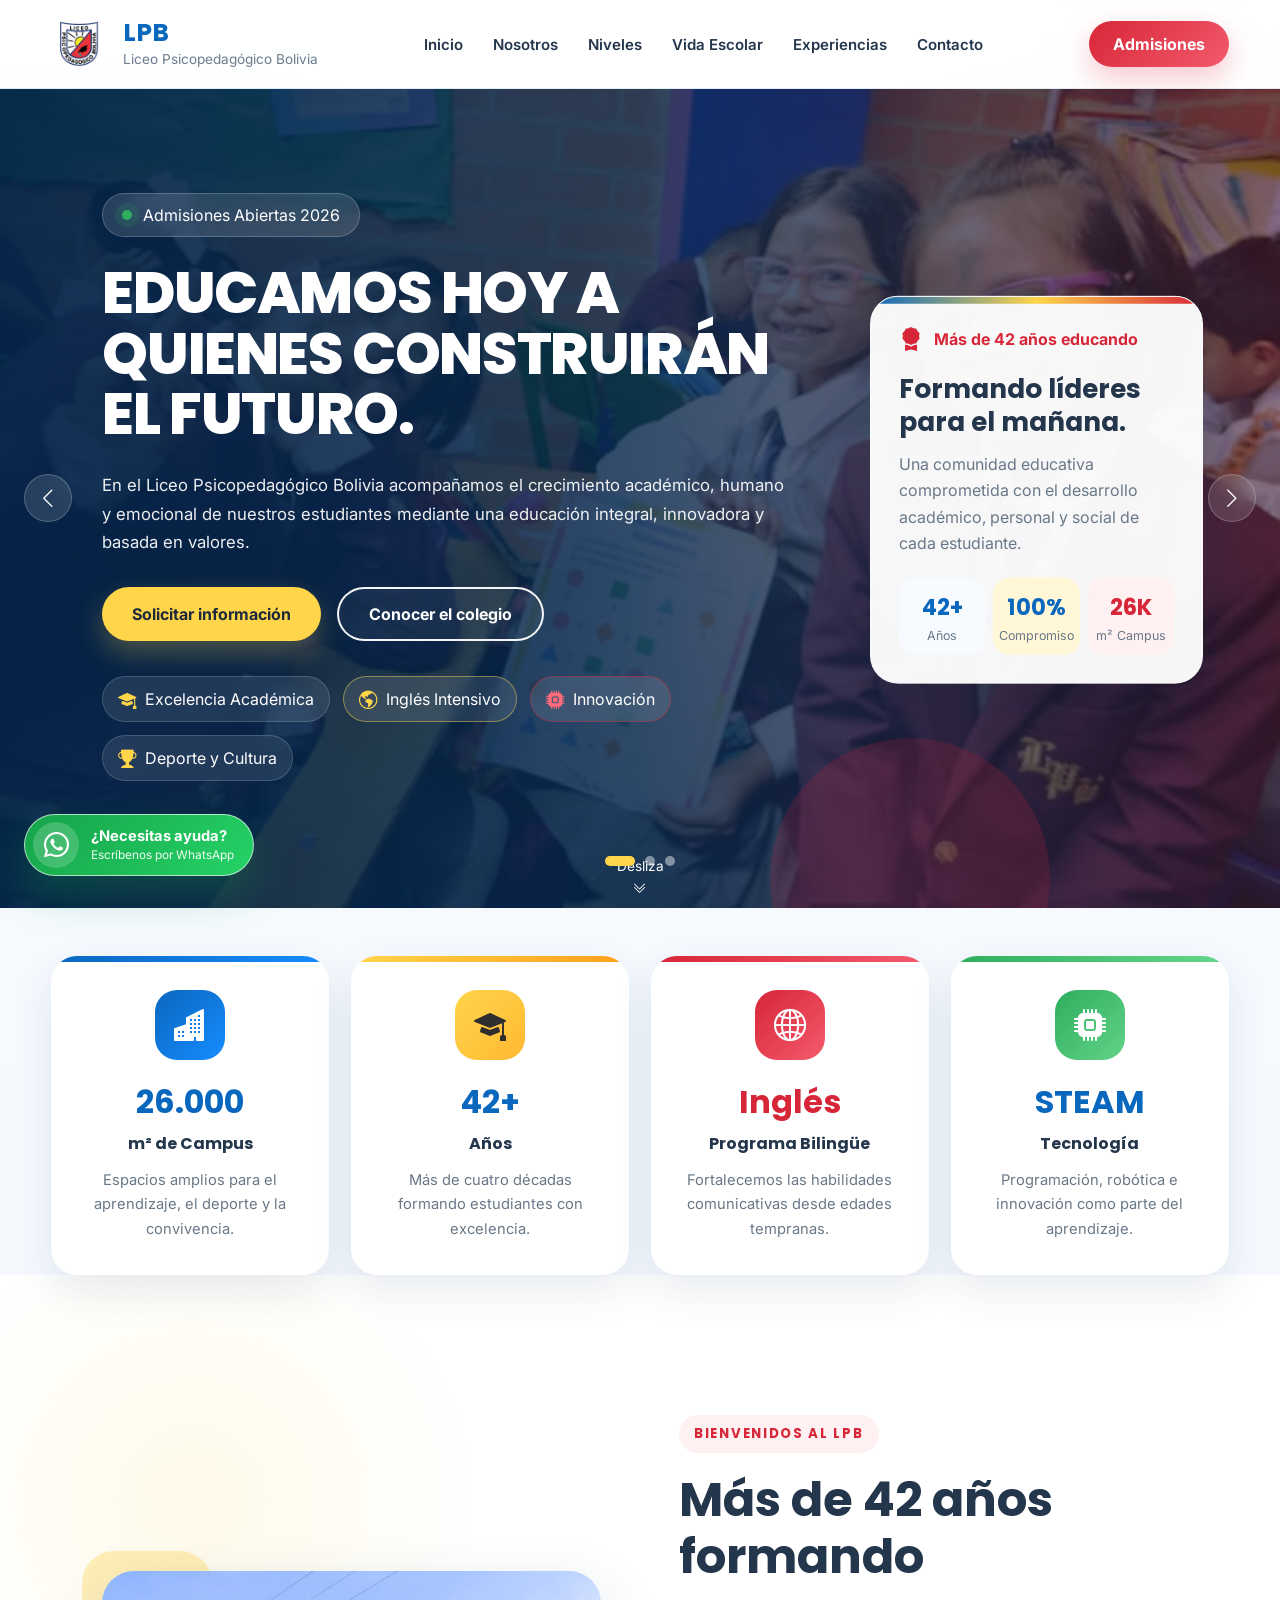
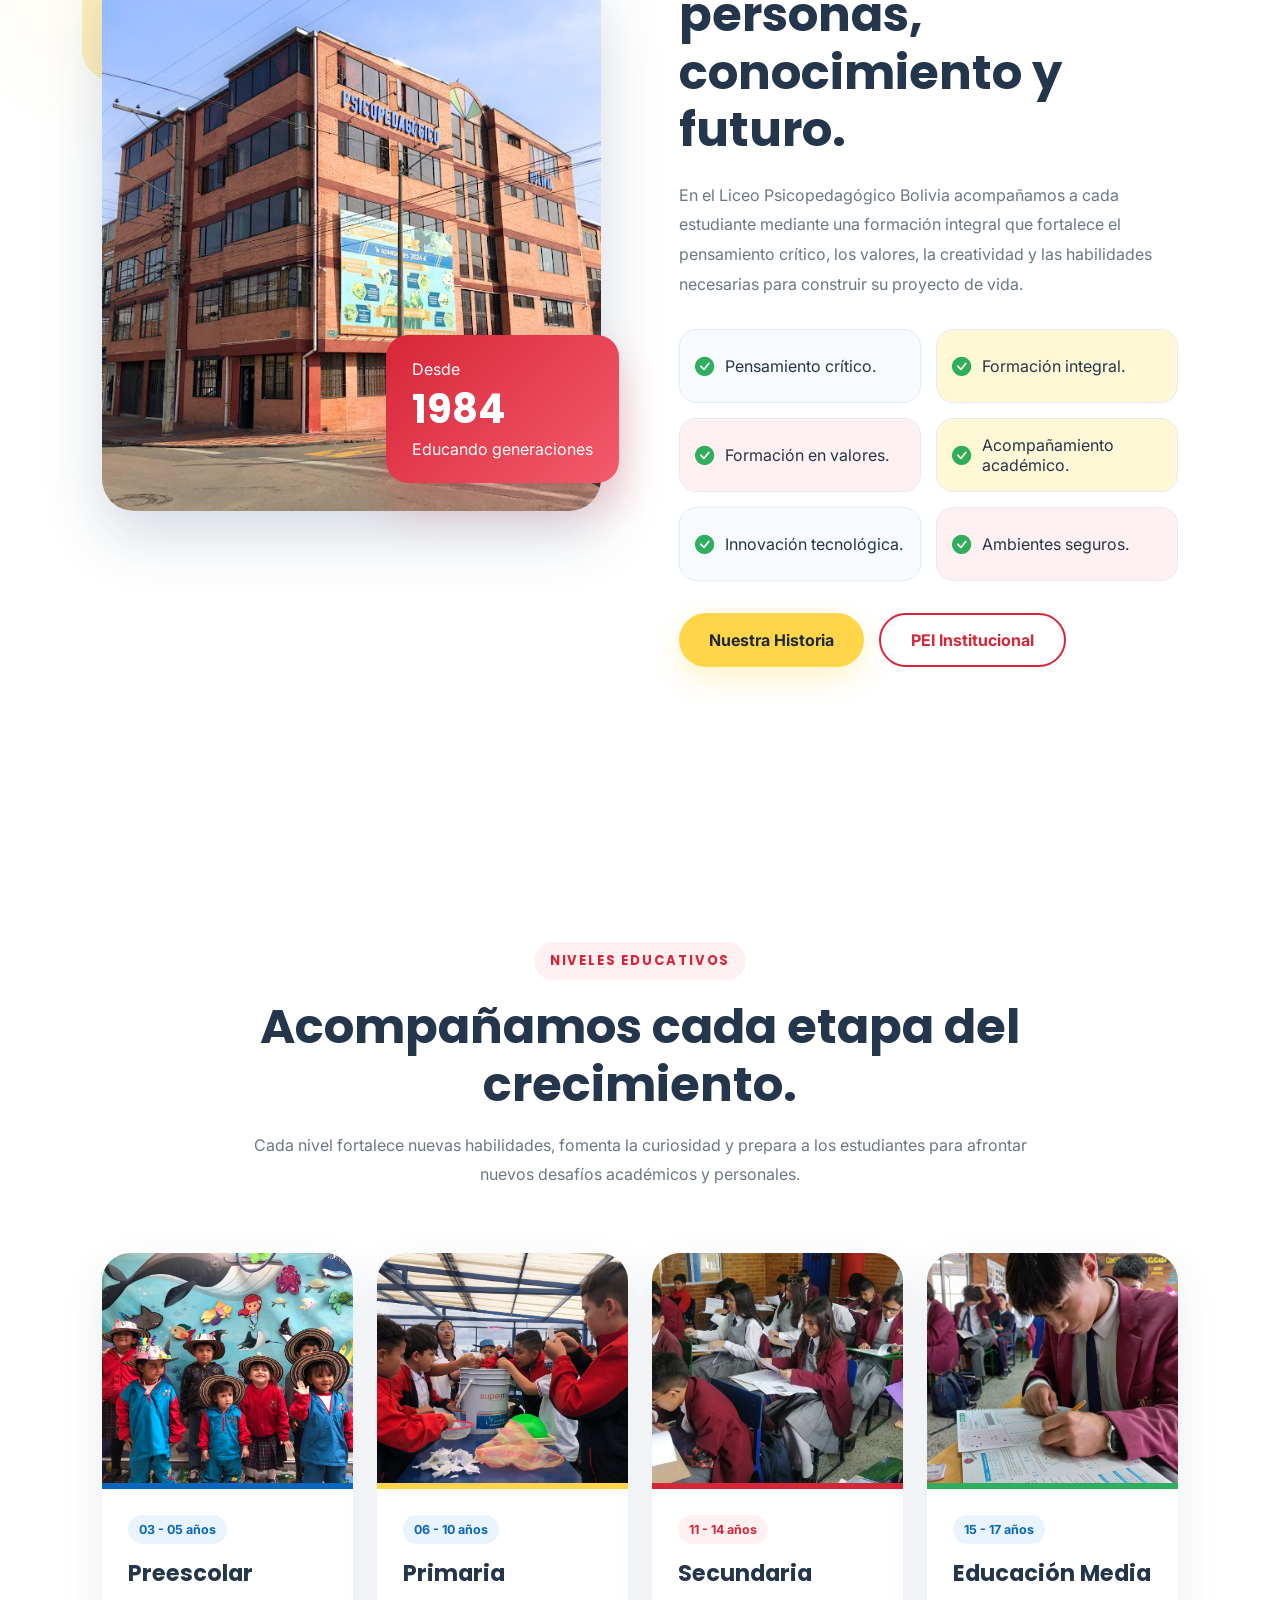
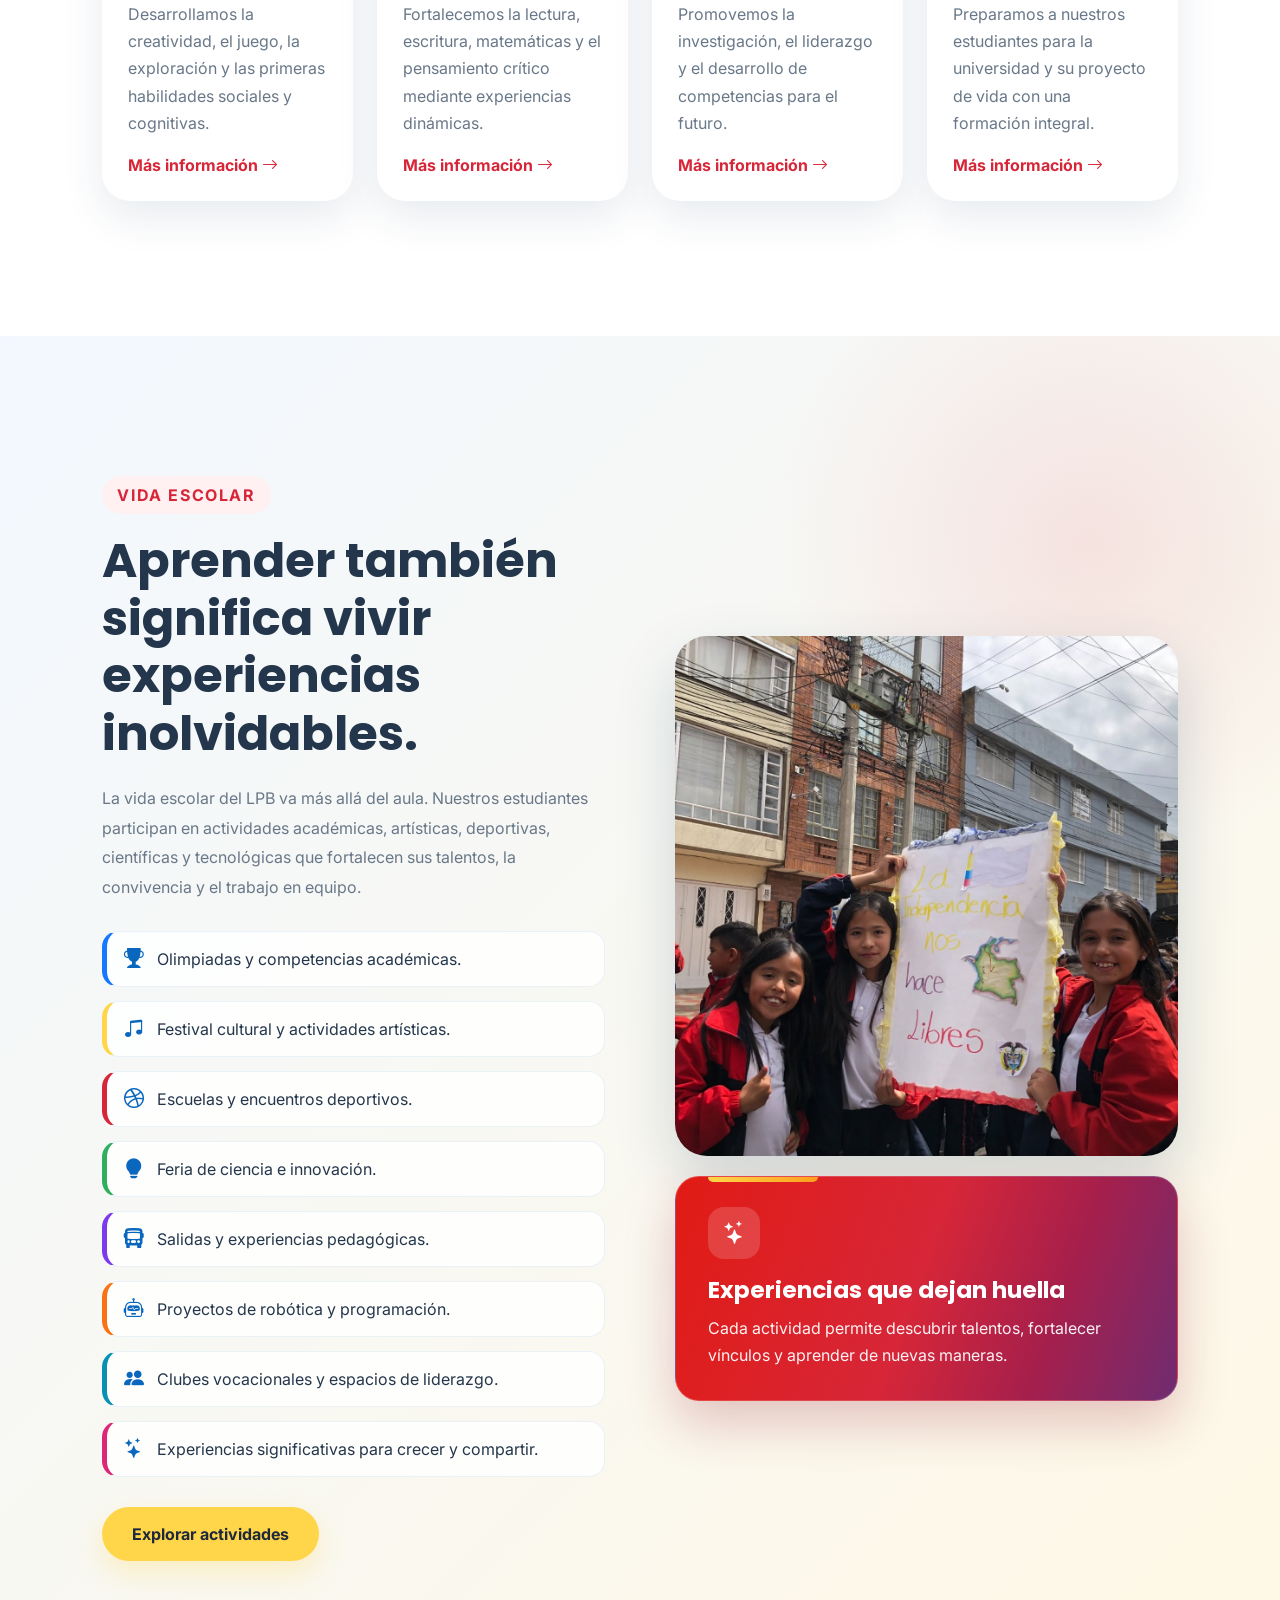
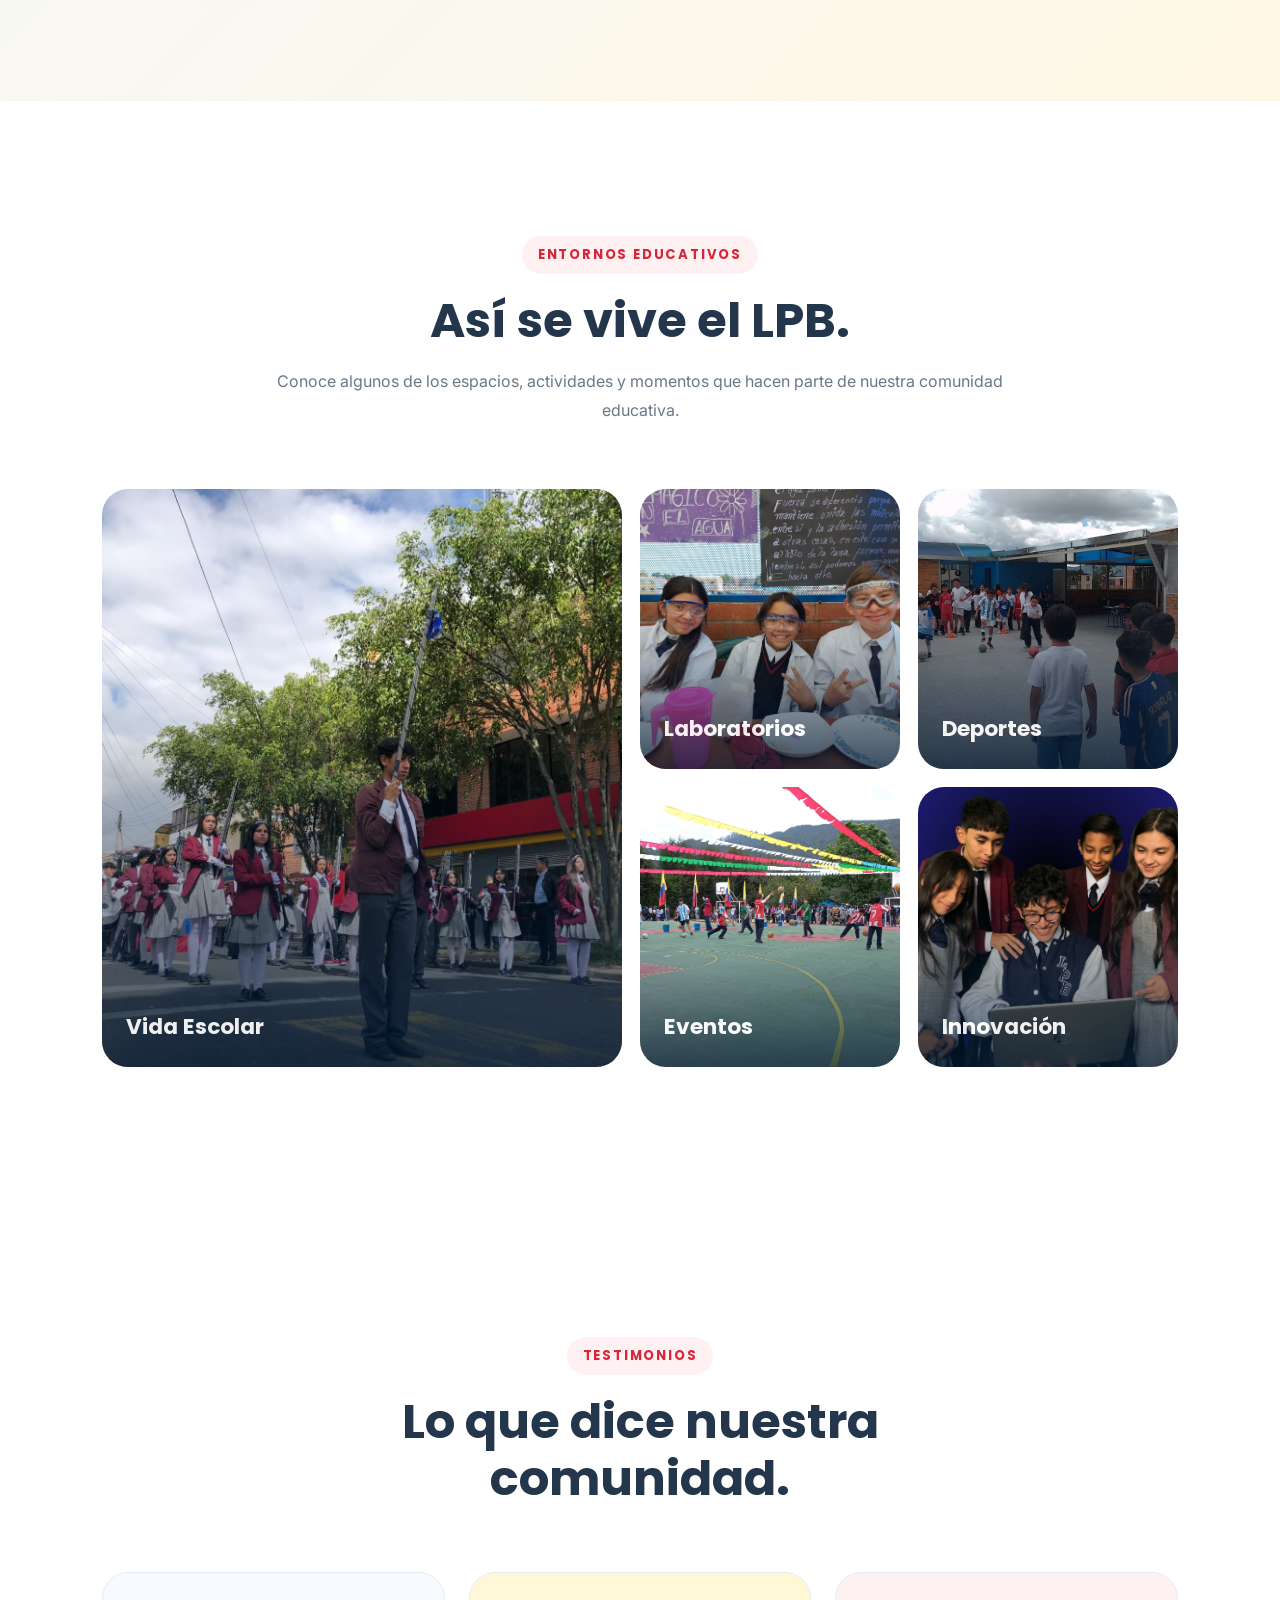
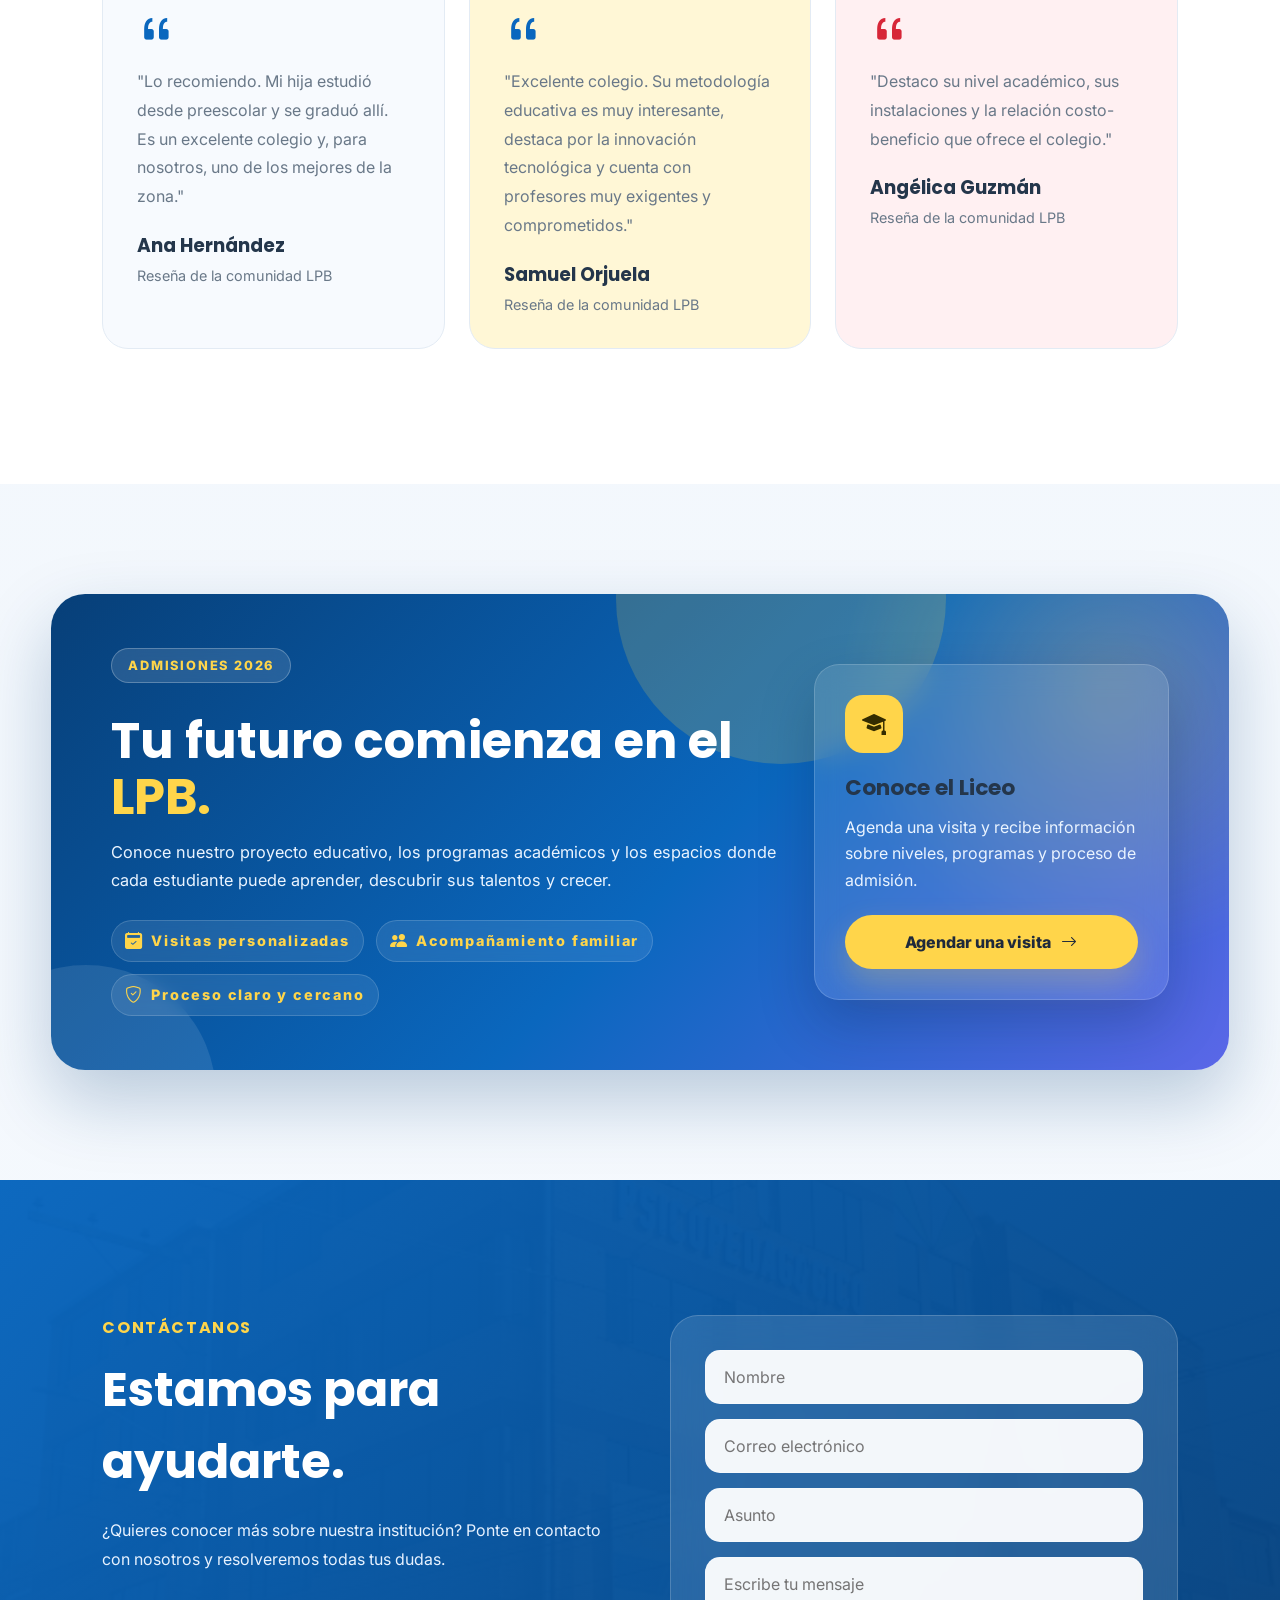
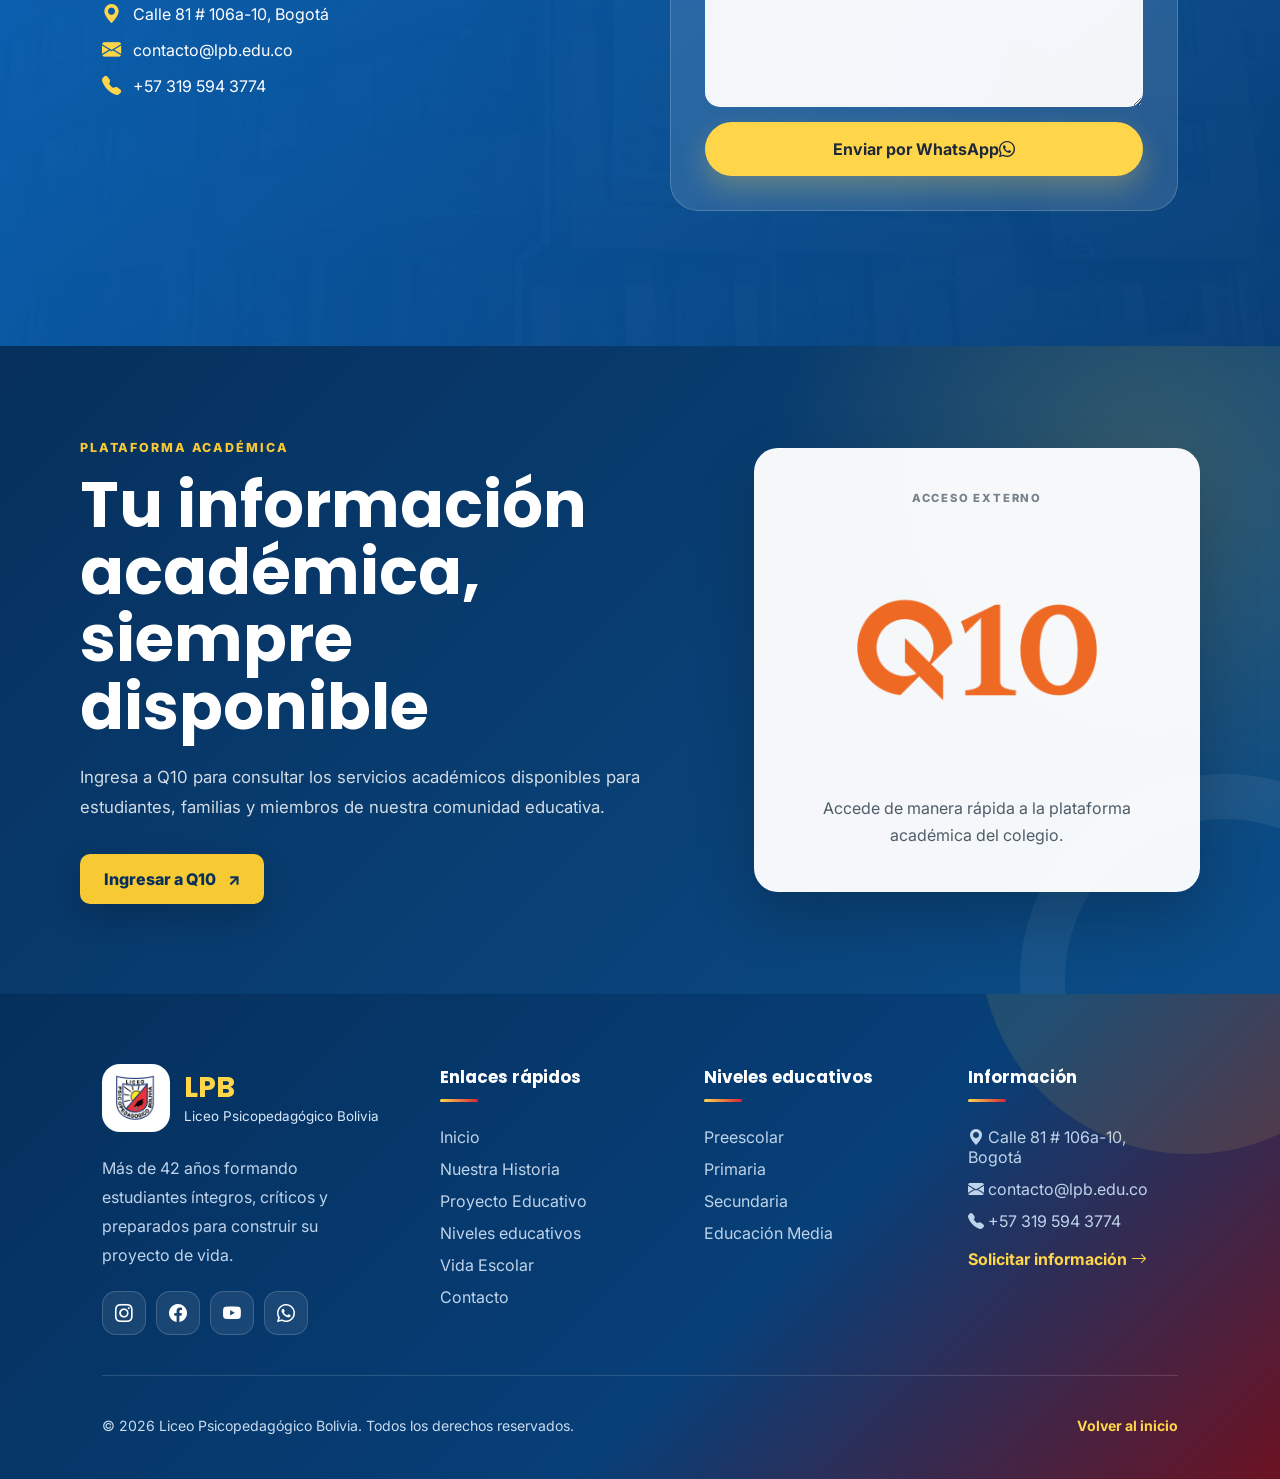
<file: index.html>
<!DOCTYPE html>
<html lang="es">

<head>

<meta charset="UTF-8">
<meta name="viewport" content="width=device-width, initial-scale=1.0">

<title>Liceo Psicopedagógico Bolivia</title>
<meta name="description" content="Educación integral, innovación, inglés, deporte y formación en valores en el Liceo Psicopedagógico Bolivia.">

<link rel="preconnect" href="https://fonts.googleapis.com">
<link rel="preconnect" href="https://fonts.gstatic.com" crossorigin>

<link href="https://fonts.googleapis.com/css2?family=Poppins:wght@300;400;500;600;700;800&family=Inter:wght@300;400;500;600&display=swap" rel="stylesheet">

<link rel="stylesheet" href="https://cdn.jsdelivr.net/npm/bootstrap-icons@1.11.3/font/bootstrap-icons.min.css">

<link rel="stylesheet" href="estilos.css">

<link rel="icon" type="image/png" sizes="512x512" href="img/logo.png?v=2">

</head>

<body>

<header>

<nav class="navbar">

<a href="#" class="logo">

<img src="img/logo.png" alt="Logo LPB">
<div>

<h2>LPB</h2>

<span>Liceo Psicopedagógico Bolivia</span>

</div>

</a>

<ul class="menu">

<li><a href="#inicio">Inicio</a></li>

<li><a href="#nosotros">Nosotros</a></li>

<li><a href="#niveles">Niveles</a></li>

<li><a href="#vida">Vida Escolar</a></li>

<li><a href="paginas/actividades.html">Experiencias</a></li>

<li><a href="#contacto">Contacto</a></li>

</ul>

<button class="menu-toggle" type="button" aria-label="Abrir menú" aria-expanded="false">
<i class="bi bi-list"></i>
</button>

<a href="#contacto" class="btn-nav">

Admisiones

</a>

</nav>

</header>

<!--=====================================
HERO
======================================-->

<section class="hero" id="inicio">

    <div class="hero-slides">

        <!-- SLIDE 1 -->
        <div class="hero-slide active" data-bg="img/hero.jpg">

            <div class="overlay"></div>

            <div class="hero-content">

                <div class="hero-badge">
                    <span class="badge-dot"></span>
                    Admisiones Abiertas 2026
                </div>

                <h1>
                    Educamos hoy a quienes construirán el futuro.
                </h1>

                <p>
                    En el Liceo Psicopedagógico Bolivia acompañamos el crecimiento académico,
                    humano y emocional de nuestros estudiantes mediante una educación integral,
                    innovadora y basada en valores.
                </p>

                <div class="hero-buttons">

                    <a href="#contacto" class="btn-primary">
                        Solicitar información
                    </a>

                    <a href="paginas/historia.html" class="btn-secondary">
                        Conocer el colegio
                    </a>

                </div>

                <div class="hero-highlights">

                    <div>
                        <i class="bi bi-mortarboard-fill"></i>
                        <span>Excelencia Académica</span>
                    </div>

                    <div>
                        <i class="bi bi-globe-americas"></i>
                        <span>Inglés Intensivo</span>
                    </div>

                    <div>
                        <i class="bi bi-cpu-fill"></i>
                        <span>Innovación</span>
                    </div>

                    <div>
                        <i class="bi bi-trophy-fill"></i>
                        <span>Deporte y Cultura</span>
                    </div>

                </div>

            </div>

        </div>


        <!-- SLIDE 2 -->
        <div class="hero-slide" data-bg="img/experiencias.jpg">

            <div class="overlay"></div>

            <div class="hero-content">

                <div class="hero-badge">
                    <span class="badge-dot"></span>
                    Vida Escolar LPB
                </div>

                <h1>
                    Más que estudiar, aprendemos viviendo experiencias.
                </h1>

                <p>
                    Actividades académicas, culturales, deportivas y tecnológicas
                    que fortalecen talentos, amistades y nuevas formas de aprender.
                </p>

                <div class="hero-buttons">

                    <a href="paginas/actividades.html" class="btn-primary">
                        Explorar actividades
                    </a>

                    <a href="#vida" class="btn-secondary">
                        Ver vida escolar
                    </a>

                </div>

            </div>

        </div>


        <!-- SLIDE 3 -->
        <div class="hero-slide" data-bg="img/innovacion.png">

            <div class="overlay"></div>

            <div class="hero-content">

                <div class="hero-badge">
                    <span class="badge-dot"></span>
                    Innovación y Futuro
                </div>

                <h1>
                    Preparando estudiantes para los desafíos del mañana.
                </h1>

                <p>
                    Tecnología, pensamiento crítico, programación, robótica e innovación
                    como herramientas para construir el futuro.
                </p>

                <div class="hero-buttons">

                    <a href="#niveles" class="btn-primary">
                        Conocer programas
                    </a>

                    <a href="#vida" class="btn-secondary">
                        Descubrir innovación
                    </a>

                </div>

            </div>

        </div>

    </div>


    <!-- TARJETA DERECHA -->
    <div class="hero-card">

        <div class="hero-card-top">
            <i class="bi bi-award-fill"></i>
            <span>Más de 42 años educando</span>
        </div>

        <h2>
            Formando líderes para el mañana.
        </h2>

        <p>
            Una comunidad educativa comprometida con el desarrollo académico,
            personal y social de cada estudiante.
        </p>

        <div class="hero-card-stats">

            <div>
                <h3>42+</h3>
                <p>Años</p>
            </div>

            <div>
                <h3>100%</h3>
                <p>Compromiso</p>
            </div>

            <div>
                <h3>26K</h3>
                <p>m² Campus</p>
            </div>

        </div>

    </div>


    <!-- CONTROLES -->
    <button class="hero-arrow hero-prev" type="button" aria-label="Anterior">
        <i class="bi bi-chevron-left"></i>
    </button>

    <button class="hero-arrow hero-next" type="button" aria-label="Siguiente">
        <i class="bi bi-chevron-right"></i>
    </button>


    <div class="hero-dots">

        <button class="hero-dot active" type="button" data-slide="0" aria-label="Ir al slide 1"></button>

        <button class="hero-dot" type="button" data-slide="1" aria-label="Ir al slide 2"></button>

        <button class="hero-dot" type="button" data-slide="2" aria-label="Ir al slide 3"></button>

    </div>


    <div class="scroll-indicator">

        <span>Desliza</span>

        <i class="bi bi-chevron-double-down"></i>

    </div>

</section>

<!--=====================================
ESTADÍSTICAS
======================================-->

<section class="hero-info">

<div class="info-card">

<i class="bi bi-buildings-fill"></i>

<h2>26.000</h2>

<h3>m² de Campus</h3>

<p>
Espacios amplios para el aprendizaje, el deporte y la convivencia.
</p>

</div>

<div class="info-card">

<i class="bi bi-mortarboard-fill"></i>

<h2>42+</h2>

<h3>Años</h3>

<p>
Más de cuatro décadas formando estudiantes con excelencia.
</p>

</div>

<div class="info-card">

<i class="bi bi-globe2"></i>

<h2>Inglés</h2>

<h3>Programa Bilingüe</h3>

<p>
Fortalecemos las habilidades comunicativas desde edades tempranas.
</p>

</div>

<div class="info-card">

<i class="bi bi-cpu-fill"></i>

<h2>STEAM</h2>

<h3>Tecnología</h3>

<p>
Programación, robótica e innovación como parte del aprendizaje.
</p>

</div>

</section>

<!--=====================================
BIENVENIDOS
======================================-->

<section class="about" id="nosotros">

<div class="about-container">

<div class="about-image">

<img loading="lazy" decoding="async" src="img/colegio.jpg" alt="Instalaciones del Liceo Psicopedagógico Bolivia">

<div class="experience-card">

<span>Desde</span>

<h2>1984</h2>

<p>Educando generaciones</p>

</div>

</div>

<div class="about-content">

<h5>BIENVENIDOS AL LPB</h5>

<h2>

Más de 42 años formando personas, conocimiento y futuro.

</h2>

<p>

En el Liceo Psicopedagógico Bolivia acompañamos a cada estudiante mediante
una formación integral que fortalece el pensamiento crítico, los valores,
la creatividad y las habilidades necesarias para construir su proyecto de vida.

</p>

<div class="about-grid">

<div>

<i class="bi bi-check-circle-fill"></i>

<span>Pensamiento crítico.</span>

</div>

<div>

<i class="bi bi-check-circle-fill"></i>

<span>Formación integral.</span>

</div>

<div>

<i class="bi bi-check-circle-fill"></i>

<span>Formación en valores.</span>

</div>

<div>

<i class="bi bi-check-circle-fill"></i>

<span>Acompañamiento académico.</span>

</div>

<div>

<i class="bi bi-check-circle-fill"></i>

<span>Innovación tecnológica.</span>

</div>

<div>

<i class="bi bi-check-circle-fill"></i>

<span>Ambientes seguros.</span>

</div>

</div>

<div class="about-buttons">

<a href="paginas/historia.html" class="btn-primary">

Nuestra Historia

</a>

<a href="paginas/pei.html" class="btn-secondary dark">

PEI Institucional

</a>

</div>

</div>

</div>

</section>

<!--=====================================
NIVELES EDUCATIVOS
======================================-->

<section class="levels" id="niveles">

<div class="section-title">

<h4>NIVELES EDUCATIVOS</h4>

<h2>
Acompañamos cada etapa del crecimiento.
</h2>

<p>

Cada nivel fortalece nuevas habilidades, fomenta la curiosidad y prepara a los estudiantes para afrontar nuevos desafíos académicos y personales.

</p>

</div>

<div class="levels-grid">

<div class="level-card">

<img src="img/preescolar.jpg" alt="Preescolar">

<div class="level-info">

<span>03 - 05 años</span>

<h3>Preescolar</h3>

<p>

Desarrollamos la creatividad, el juego, la exploración y las primeras habilidades sociales y cognitivas.

</p>

<a href="paginas/preescolar.html">

Más información

<i class="bi bi-arrow-right"></i>

</a>

</div>

</div>

<div class="level-card">

<img src="img/primaria.jpg" alt="Primaria">

<div class="level-info">

<span>06 - 10 años</span>

<h3>Primaria</h3>

<p>

Fortalecemos la lectura, escritura, matemáticas y el pensamiento crítico mediante experiencias dinámicas.

</p>

<a href="paginas/primaria.html">

Más información

<i class="bi bi-arrow-right"></i>

</a>

</div>

</div>

<div class="level-card">

<img src="img/secundaria.jpg" alt="Secundaria">

<div class="level-info">

<span>11 - 14 años</span>

<h3>Secundaria</h3>

<p>

Promovemos la investigación, el liderazgo y el desarrollo de competencias para el futuro.

</p>

<a href="paginas/secundaria.html">

Más información

<i class="bi bi-arrow-right"></i>

</a>

</div>

</div>

<div class="level-card">

<img src="img/educacion-media.jpeg" alt="Media">

<div class="level-info">

<span>15 - 17 años</span>

<h3>Educación Media</h3>

<p>

Preparamos a nuestros estudiantes para la universidad y su proyecto de vida con una formación integral.

</p>

<a href="paginas/media.html">

Más información

<i class="bi bi-arrow-right"></i>

</a>

</div>

</div>

</div>

</section>

<!--=====================================
VIDA ESCOLAR
======================================-->

<section class="life" id="vida">

<div class="life-left">

<span class="section-tag">VIDA ESCOLAR</span>

<h2>Aprender también significa vivir experiencias inolvidables.</h2>

<p>

La vida escolar del LPB va más allá del aula. Nuestros estudiantes participan
en actividades académicas, artísticas, deportivas, científicas y tecnológicas
que fortalecen sus talentos, la convivencia y el trabajo en equipo.

</p>

<div class="life-list">

<div><i class="bi bi-trophy-fill"></i><p>Olimpiadas y competencias académicas.</p></div>
<div><i class="bi bi-music-note-beamed"></i><p>Festival cultural y actividades artísticas.</p></div>
<div><i class="bi bi-dribbble"></i><p>Escuelas y encuentros deportivos.</p></div>
<div><i class="bi bi-lightbulb-fill"></i><p>Feria de ciencia e innovación.</p></div>
<div><i class="bi bi-bus-front-fill"></i><p>Salidas y experiencias pedagógicas.</p></div>
<div><i class="bi bi-robot"></i><p>Proyectos de robótica y programación.</p></div>
<div><i class="bi bi-people-fill"></i><p>Clubes vocacionales y espacios de liderazgo.</p></div>
<div><i class="bi bi-stars"></i><p>Experiencias significativas para crecer y compartir.</p></div>

</div>

<a href="paginas/actividades.html" class="btn-primary">Explorar actividades</a>

</div>

<div class="life-right">

<img src="img/experiencias.jpg" alt="Actividades de vida escolar en el LPB">

<div class="floating-box">

<i class="bi bi-stars"></i>

<h3>Experiencias que dejan huella</h3>

<p>Cada actividad permite descubrir talentos, fortalecer vínculos y aprender de nuevas maneras.</p>

</div>

</div>

</section>
<!--=====================================
GALERÍA
======================================-->

<section class="gallery" id="galeria">

<div class="section-title">

<h4>ENTORNOS EDUCATIVOS</h4>

<h2>Así se vive el LPB.</h2>

<p>

Conoce algunos de los espacios, actividades y momentos que hacen parte de nuestra comunidad educativa.

</p>

</div>

<div class="gallery-grid">

<div class="gallery-item large">

<img src="img/vida-escolar.jpg" alt="Vida escolar">

<div class="gallery-overlay">

<h3>Vida Escolar</h3>

</div>

</div>

<div class="gallery-item">

<img src="img/laboratorios.jpeg" alt="Laboratorios">

<div class="gallery-overlay">

<h3>Laboratorios</h3>

</div>

</div>

<div class="gallery-item">

<img src="img/deportes.jpg" alt="Deportes">

<div class="gallery-overlay">

<h3>Deportes</h3>

</div>

</div>

<div class="gallery-item">

<img src="img/eventos.jpg" alt="Eventos">

<div class="gallery-overlay">

<h3>Eventos</h3>

</div>

</div>

<div class="gallery-item large">

<img src="img/innovacion.png" alt="Innovación">

<div class="gallery-overlay">

<h3>Innovación</h3>

</div>

</div>

</div>

</section>

<!--=====================================
TESTIMONIOS
======================================-->

<section class="testimonials">

    <div class="section-title">

        <h4>TESTIMONIOS</h4>

        <h2>Lo que dice nuestra comunidad.</h2>

    </div>

    <div class="testimonial-container">

        <!-- TESTIMONIO 1 -->
        <div class="testimonial-card">

            <i class="bi bi-quote"></i>

            <p>
                "Lo recomiendo. Mi hija estudió desde preescolar y se graduó allí.
                Es un excelente colegio y, para nosotros, uno de los mejores de la zona."
            </p>

            <h3>Ana Hernández</h3>

            <span>Reseña de la comunidad LPB</span>

        </div>


        <!-- TESTIMONIO 2 -->
        <div class="testimonial-card">

            <i class="bi bi-quote"></i>

            <p>
                "Excelente colegio. Su metodología educativa es muy interesante,
                destaca por la innovación tecnológica y cuenta con profesores
                muy exigentes y comprometidos."
            </p>

            <h3>Samuel Orjuela</h3>

            <span>Reseña de la comunidad LPB</span>

        </div>


        <!-- TESTIMONIO 3 -->
        <div class="testimonial-card">

            <i class="bi bi-quote"></i>

            <p>
                "Destaco su nivel académico, sus instalaciones y la relación
                costo-beneficio que ofrece el colegio."
            </p>

            <h3>Angélica Guzmán</h3>

            <span>Reseña de la comunidad LPB</span>

        </div>

    </div>

</section>

<section class="admissions-cta" aria-label="Admisiones 2026">

  <div class="admissions-content">
    <span class="admissions-tag">ADMISIONES 2026</span>
    <h2>Tu futuro comienza en el <strong>LPB.</strong></h2>
    <p>
      Conoce nuestro proyecto educativo, los programas académicos y los espacios
      donde cada estudiante puede aprender, descubrir sus talentos y crecer.
    </p>

    <div class="admissions-benefits">
      <div><i class="bi bi-calendar2-check-fill"></i><span>Visitas personalizadas</span></div>
      <div><i class="bi bi-people-fill"></i><span>Acompañamiento familiar</span></div>
      <div><i class="bi bi-shield-check"></i><span>Proceso claro y cercano</span></div>
    </div>
  </div>

  <div class="admissions-panel">
    <div class="admissions-panel-icon"><i class="bi bi-mortarboard-fill"></i></div>
    <h3>Conoce el Liceo</h3>
    <p>Agenda una visita y recibe información sobre niveles, programas y proceso de admisión.</p>
    <a href="#contacto" class="cta-button">
      Agendar una visita <i class="bi bi-arrow-right"></i>
    </a>
  </div>

</section>

<a class="whatsapp-float"
   href="https://wa.me/573102539151?text=Hola%2C%20quiero%20informaci%C3%B3n%20sobre%20admisiones%20del%20LPB"
   target="_blank"
   rel="noopener"
   aria-label="Contactar por WhatsApp">
  <span class="whatsapp-icon"><i class="bi bi-whatsapp"></i></span>
  <span class="whatsapp-text">
    <strong>¿Necesitas ayuda?</strong>
    <small>Escríbenos por WhatsApp</small>
  </span>
</a>
<button class="back-to-top" type="button" aria-label="Volver arriba" title="Volver arriba">
  <i class="bi bi-arrow-up"></i>
</button>

<!--=====================================
CONTACTO
======================================-->

<section class="contact" id="contacto">

<div class="contact-info">

<h4>CONTÁCTANOS</h4>

<h2>Estamos para ayudarte.</h2>

<p>

¿Quieres conocer más sobre nuestra institución? Ponte en contacto con nosotros y resolveremos todas tus dudas.

</p>

<div class="contact-data">

<p>
    <i class="bi bi-geo-alt-fill"></i>
    <a href="https://maps.app.goo.gl/JzAwRZgHfxtG99US8" target="_blank" rel="noopener">
        Calle 81 # 106a-10, Bogotá
    </a>
</p>

<p>
    <i class="bi bi-envelope-fill"></i>
    contacto@lpb.edu.co
</p>

<p>
    <i class="bi bi-telephone-fill"></i>
    <a href="tel:+573195943774">
        +57 319 594 3774
    </a>
</p>

</div>

</div>

<div class="contact-form">

<form id="contact-whatsapp-form">
    <input
        type="text"
        name="Nombre"
        placeholder="Nombre"
        required
    >

    <input
        type="email"
        name="email"
        placeholder="Correo electrónico"
        required
    >

    <input
    type="hidden"
    name="_replyto"
    value="%email%"
>

    <input
        type="text"
        name="Asunto"
        placeholder="Asunto"
        required
    >

    <textarea
        name="Mensaje"
        placeholder="Escribe tu mensaje"
        required
    ></textarea>

    <input
    type="hidden"
    name="_subject"
    value="Nuevo mensaje desde la página web del LPB"
>

    <input
    type="hidden"
    name="_template"
    value="table"
>

<input
    type="text"
    name="_honey"
    style="display:none"
>
    <button type="submit" class="btn-primary">
    Enviar por WhatsApp
    <i class="bi bi-whatsapp"></i>
</button>

</form>

</div>

</section>

<section class="q10-section" id="q10">
  <div class="q10-container">

    <div class="q10-content">
      <span class="q10-label">PLATAFORMA ACADÉMICA</span>

      <h2>Tu información académica, siempre disponible</h2>

      <p>
        Ingresa a Q10 para consultar los servicios académicos disponibles
        para estudiantes, familias y miembros de nuestra comunidad educativa.
      </p>

      <a
        href="https://www.q10.com/"
        class="q10-button"
        target="_blank"
        rel="noopener noreferrer"
      >
        Ingresar a Q10
        <span aria-hidden="true">↗</span>
      </a>
    </div>

    <div class="q10-card">
      <span class="q10-card-label">ACCESO EXTERNO</span>

      <img
        src="img/q10-logo.png"
        alt="Plataforma académica Q10"
        class="q10-logo"
      >

      <p>Accede de manera rápida a la plataforma académica del colegio.</p>
    </div>

  </div>
</section>

<!--=====================================
FOOTER
======================================-->

<footer class="footer">

        <div class="footer-container">

            <div class="footer-brand">

                <a href="../index.html" class="footer-logo">

                    <img src="../img/logo.png"
                        alt="Logo del Liceo Psicopedagógico Bolivia">

                    <div>

                        <h2>LPB</h2>

                        <span>Liceo Psicopedagógico Bolivia</span>

                    </div>

                </a>

                <p>
                    Más de 42 años formando estudiantes íntegros,
                    críticos y preparados para construir su proyecto de vida.
                </p>

                <div class="footer-socials">

    <a class="instagram"
       href="https://www.instagram.com/liceopsicopedagogicobolivia/"
       target="_blank"
       rel="noopener"
       aria-label="Instagram del LPB">
        <i class="bi bi-instagram"></i>
    </a>

    <a class="facebook"
       href="https://www.facebook.com/PsicopedagogicoBolivia/"
       target="_blank"
       rel="noopener"
       aria-label="Facebook del LPB">
        <i class="bi bi-facebook"></i>
    </a>

    <a class="youtube"
       href="https://www.youtube.com/@LiceoPsicopedagogicoBoliviaE"
       target="_blank"
       rel="noopener"
       aria-label="YouTube del LPB">
        <i class="bi bi-youtube"></i>
    </a>

                    <a href="https://wa.me/573102539151"
                        class="whatsapp"
                        target="_blank"
                        rel="noopener"
                        aria-label="WhatsApp">

                        <i class="bi bi-whatsapp"></i>

                    </a>

                </div>

            </div>

            <div class="footer-column">

                <h3>Enlaces rápidos</h3>

                <a href="../index.html">Inicio</a>

                <a href="historia.html">Nuestra Historia</a>

                <a href="pei.html">Proyecto Educativo</a>

                <a href="../index.html#niveles">Niveles educativos</a>

                <a href="../index.html#vida">Vida Escolar</a>

                <a href="../index.html#contacto">Contacto</a>

            </div>

            <div class="footer-column">

                <h3>Niveles educativos</h3>

                <a href="preescolar.html">Preescolar</a>

                <a href="primaria.html">Primaria</a>

                <a href="secundaria.html">Secundaria</a>

                <a href="media.html">Educación Media</a>

            </div>

            <div class="footer-column footer-contact">

                <h3>Información</h3>

<a href="https://maps.app.goo.gl/JzAwRZgHfxtG99US8"
   target="_blank"
   rel="noopener">
    <i class="bi bi-geo-alt-fill"></i>
    Calle 81 # 106a-10, Bogotá
</a>

<a href="mailto:contacto@lpb.edu.co?subject=Consulta%20desde%20la%20p%C3%A1gina%20web%20del%20LPB">
    <i class="bi bi-envelope-fill"></i>
    contacto@lpb.edu.co
</a>

<a href="tel:+573195943774">
    <i class="bi bi-telephone-fill"></i>
    +57 319 594 3774
</a>

                <a href="https://wa.me/573102539151?text=Buenas%2C%20necesito%20m%C3%A1s%20informaci%C3%B3n%20sobre%20el%20colegio."
   class="footer-contact-link"
   target="_blank"
   rel="noopener">

                    Solicitar información

                    <i class="bi bi-arrow-right"></i>

                </a>

            </div>

        </div>

        <div class="footer-copy">

            <span>
                © 2026 Liceo Psicopedagógico Bolivia.
                Todos los derechos reservados.
            </span>

            <a href="#">
                Volver al inicio
            </a>

        </div>

    </footer>

<script src="script.js"></script>

<script>
document.addEventListener("DOMContentLoaded", () => {
    const hero = document.querySelector(".hero");
    if (!hero) return;

    const slides = [...hero.querySelectorAll(".hero-slide")];
    const dots = [...hero.querySelectorAll(".hero-dot")];
    const prev = hero.querySelector(".hero-prev");
    const next = hero.querySelector(".hero-next");

    if (!slides.length) return;

    let current = 0;
    let timer;

    const showSlide = (index) => {
        current = (index + slides.length) % slides.length;

        slides.forEach((slide, i) => {
            slide.classList.toggle("active", i === current);
        });

        dots.forEach((dot, i) => {
            dot.classList.toggle("active", i === current);
        });
    };

    const startAuto = () => {
        clearInterval(timer);
        timer = setInterval(() => showSlide(current + 1), 6500);
    };

    prev?.addEventListener("click", () => {
        showSlide(current - 1);
        startAuto();
    });

    next?.addEventListener("click", () => {
        showSlide(current + 1);
        startAuto();
    });

    dots.forEach((dot, i) => {
        dot.addEventListener("click", () => {
            showSlide(i);
            startAuto();
        });
    });

    hero.addEventListener("mouseenter", () => clearInterval(timer));
    hero.addEventListener("mouseleave", startAuto);

    showSlide(0);
    startAuto();
});
</script>

<!-- LPB Preview deployment 2026-08-14 -->

</body>

</html>
</file>
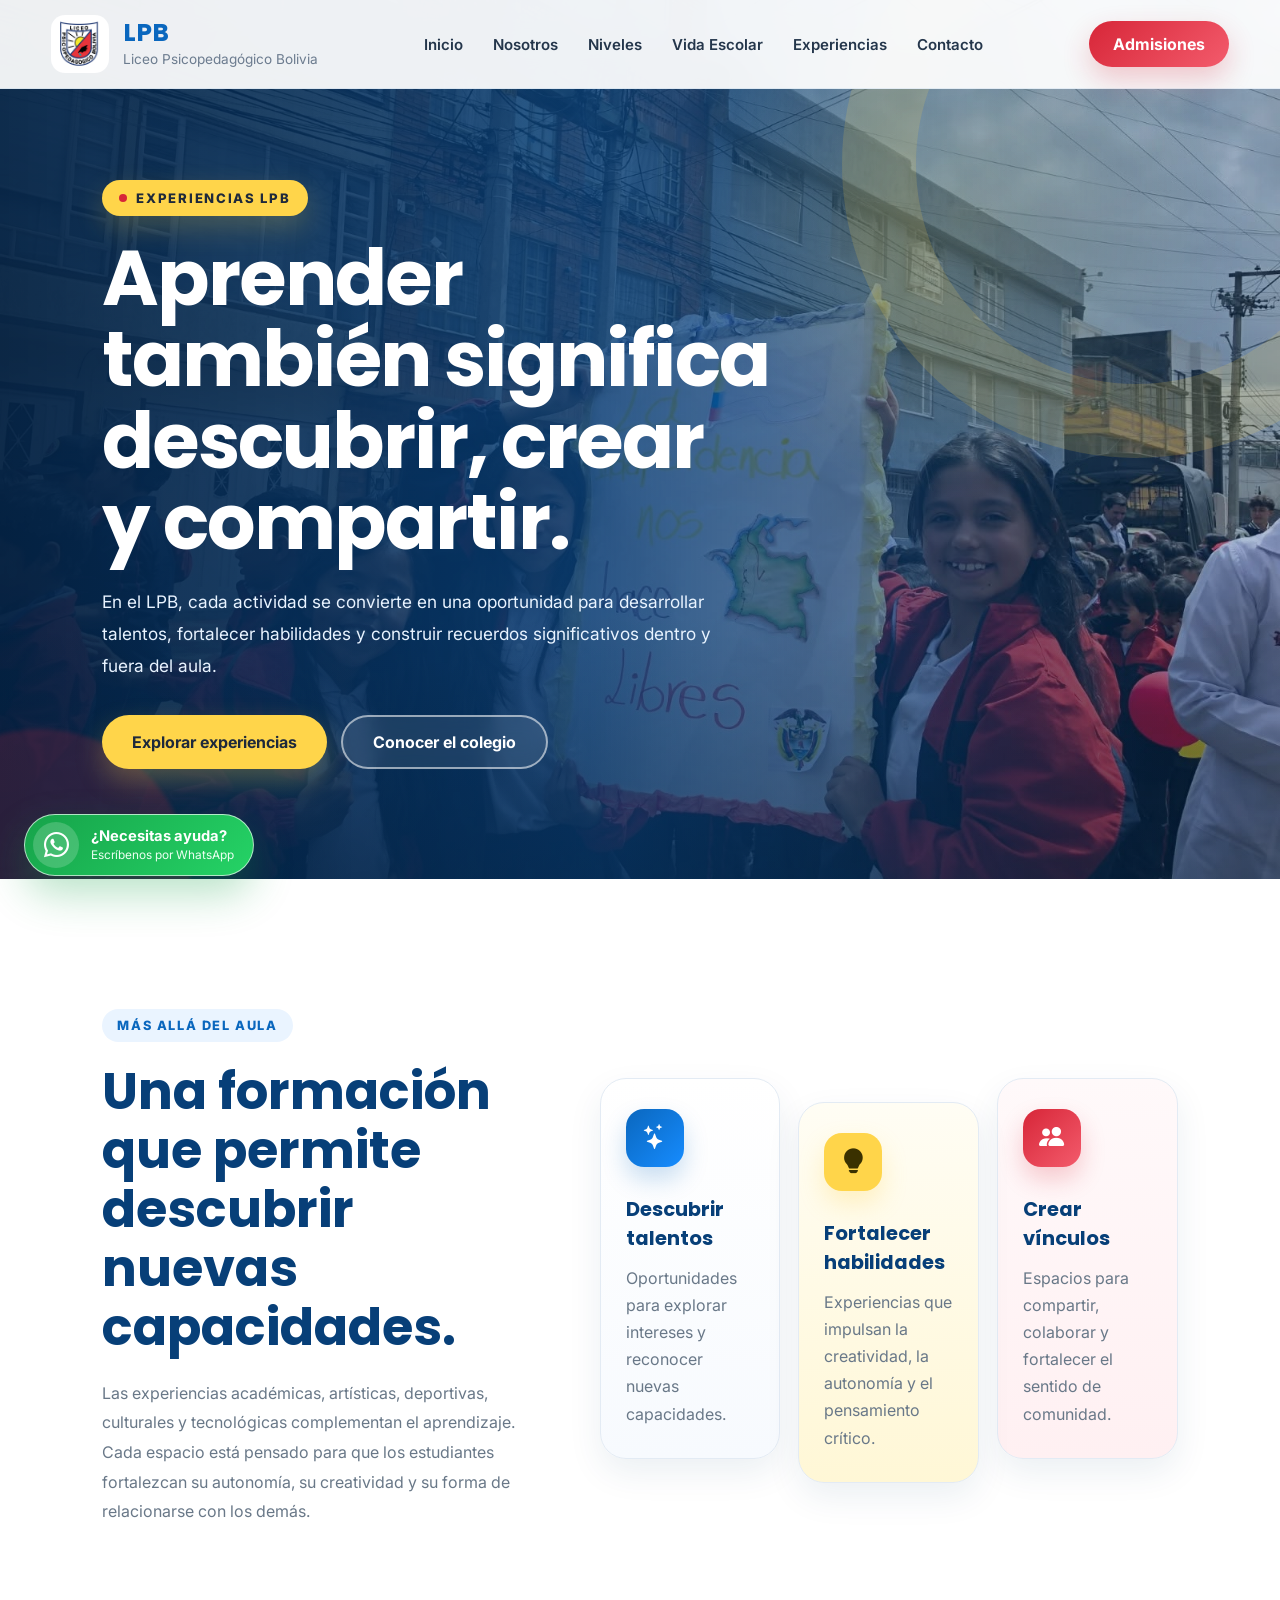
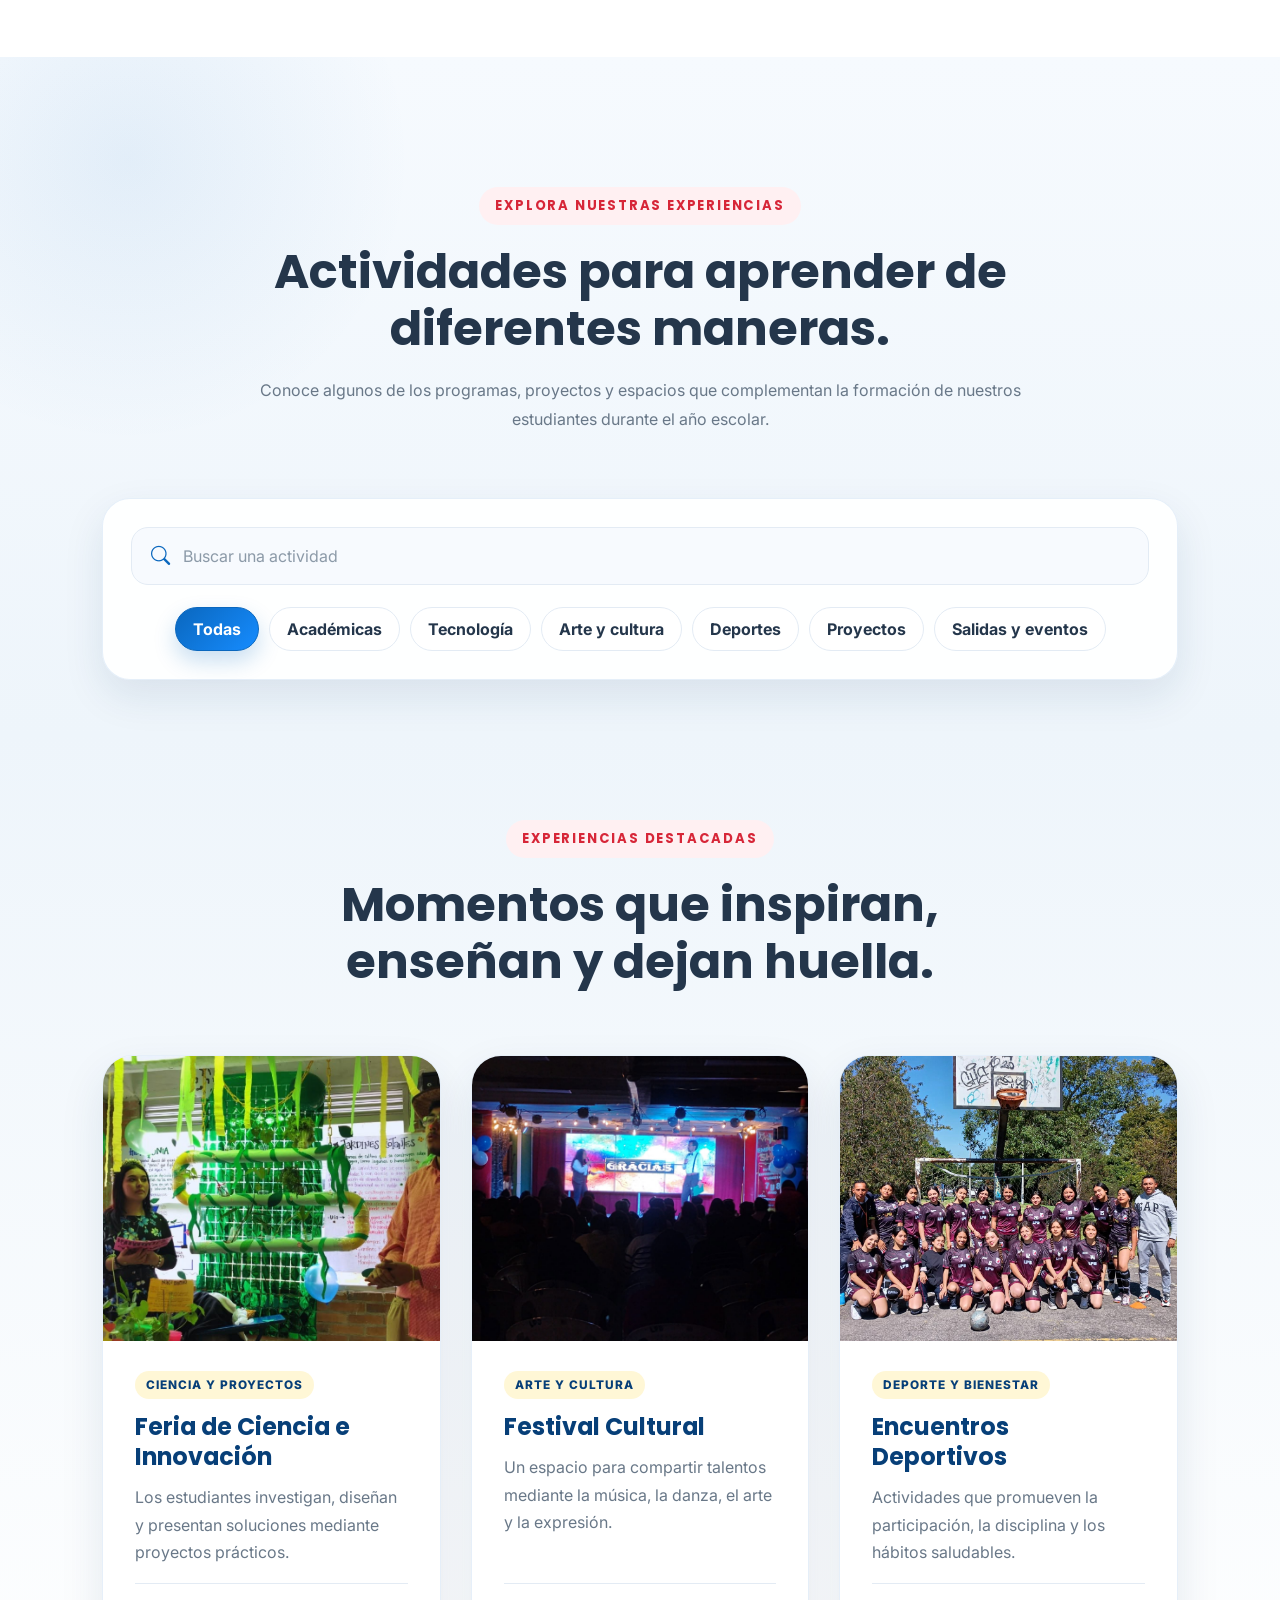
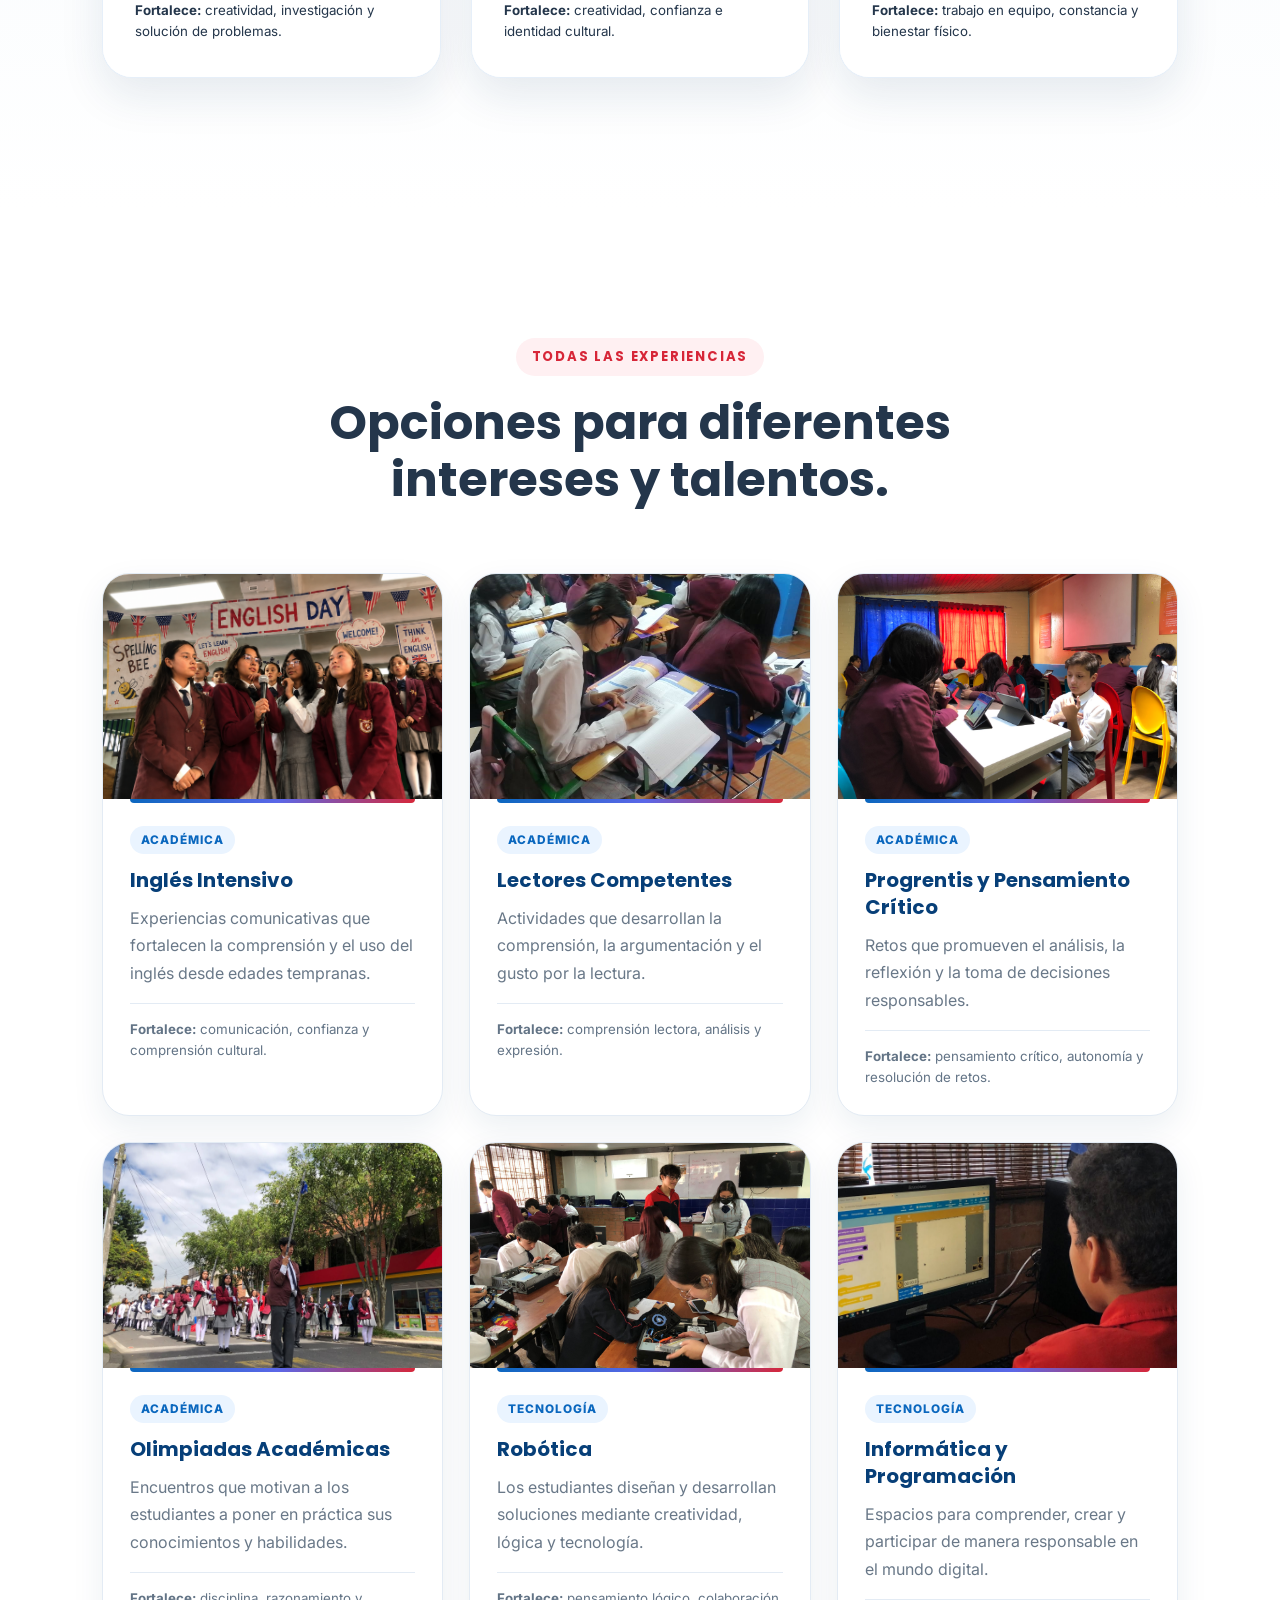
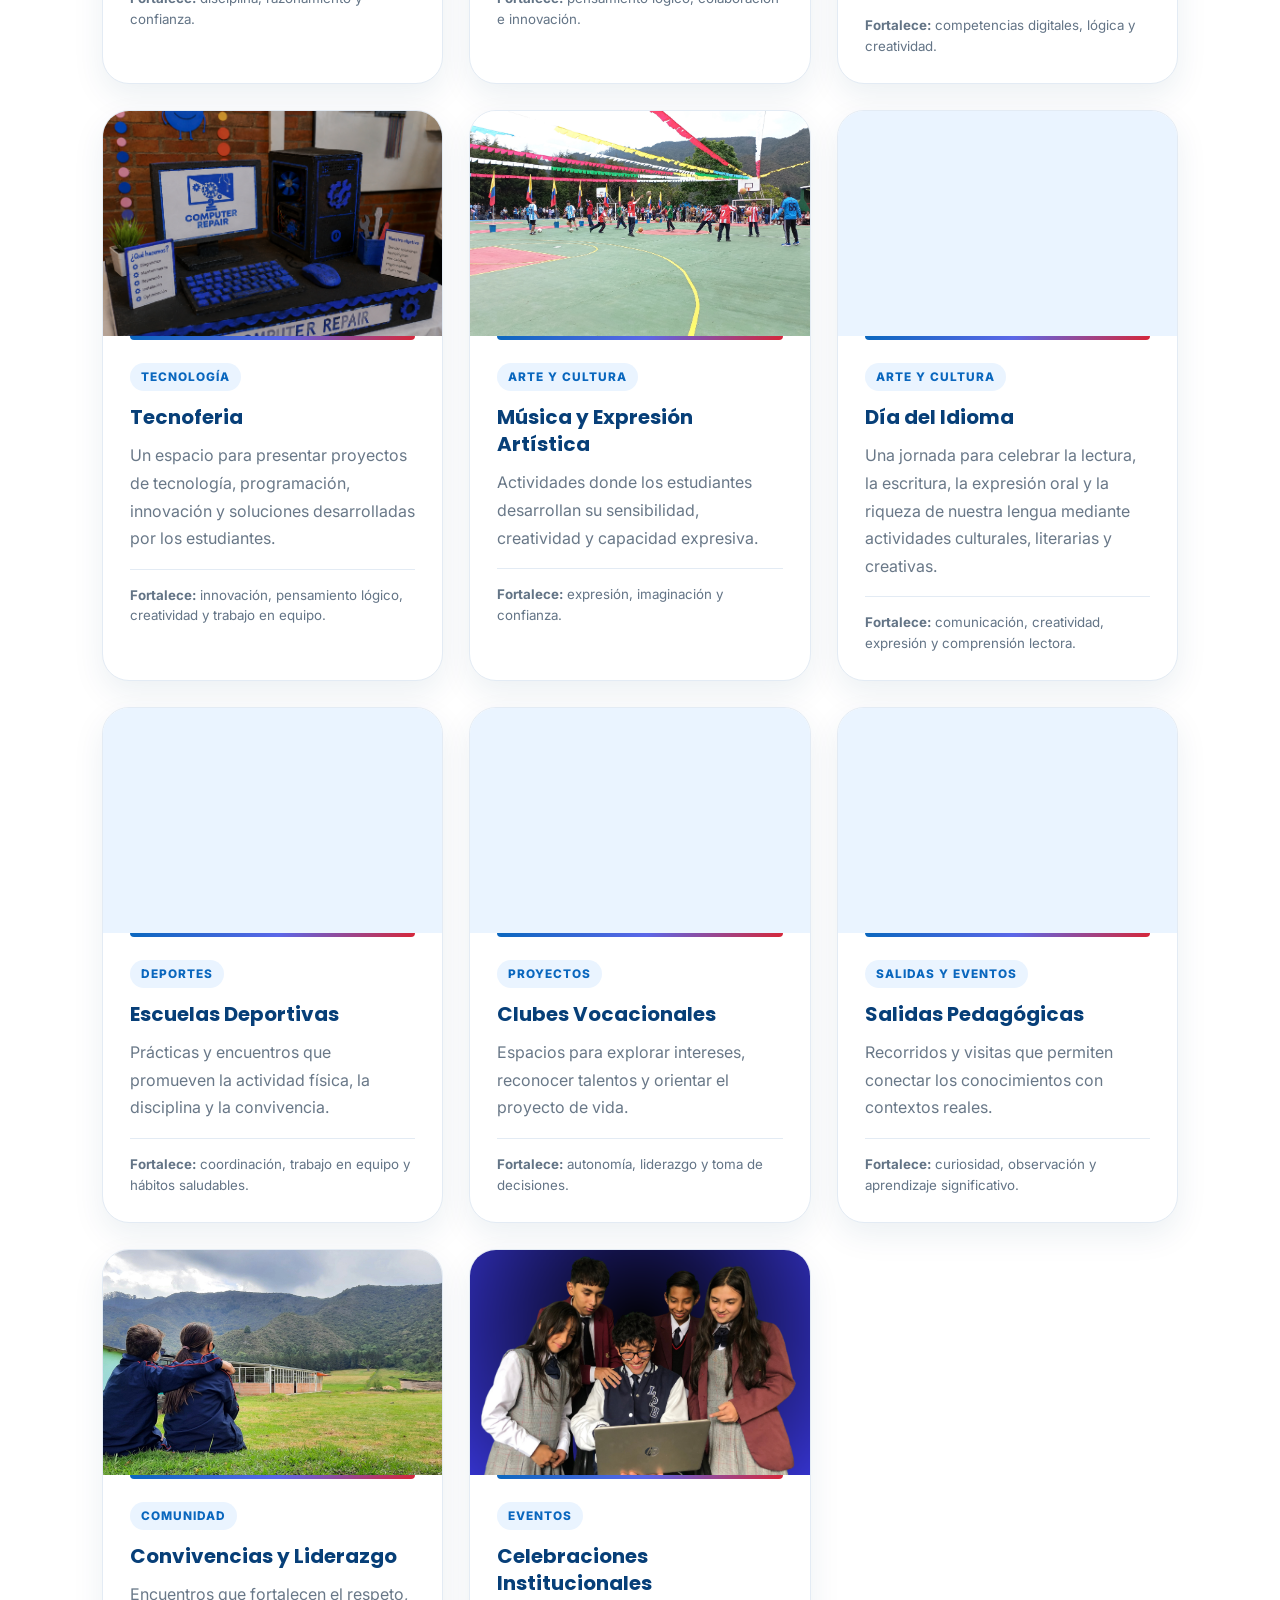
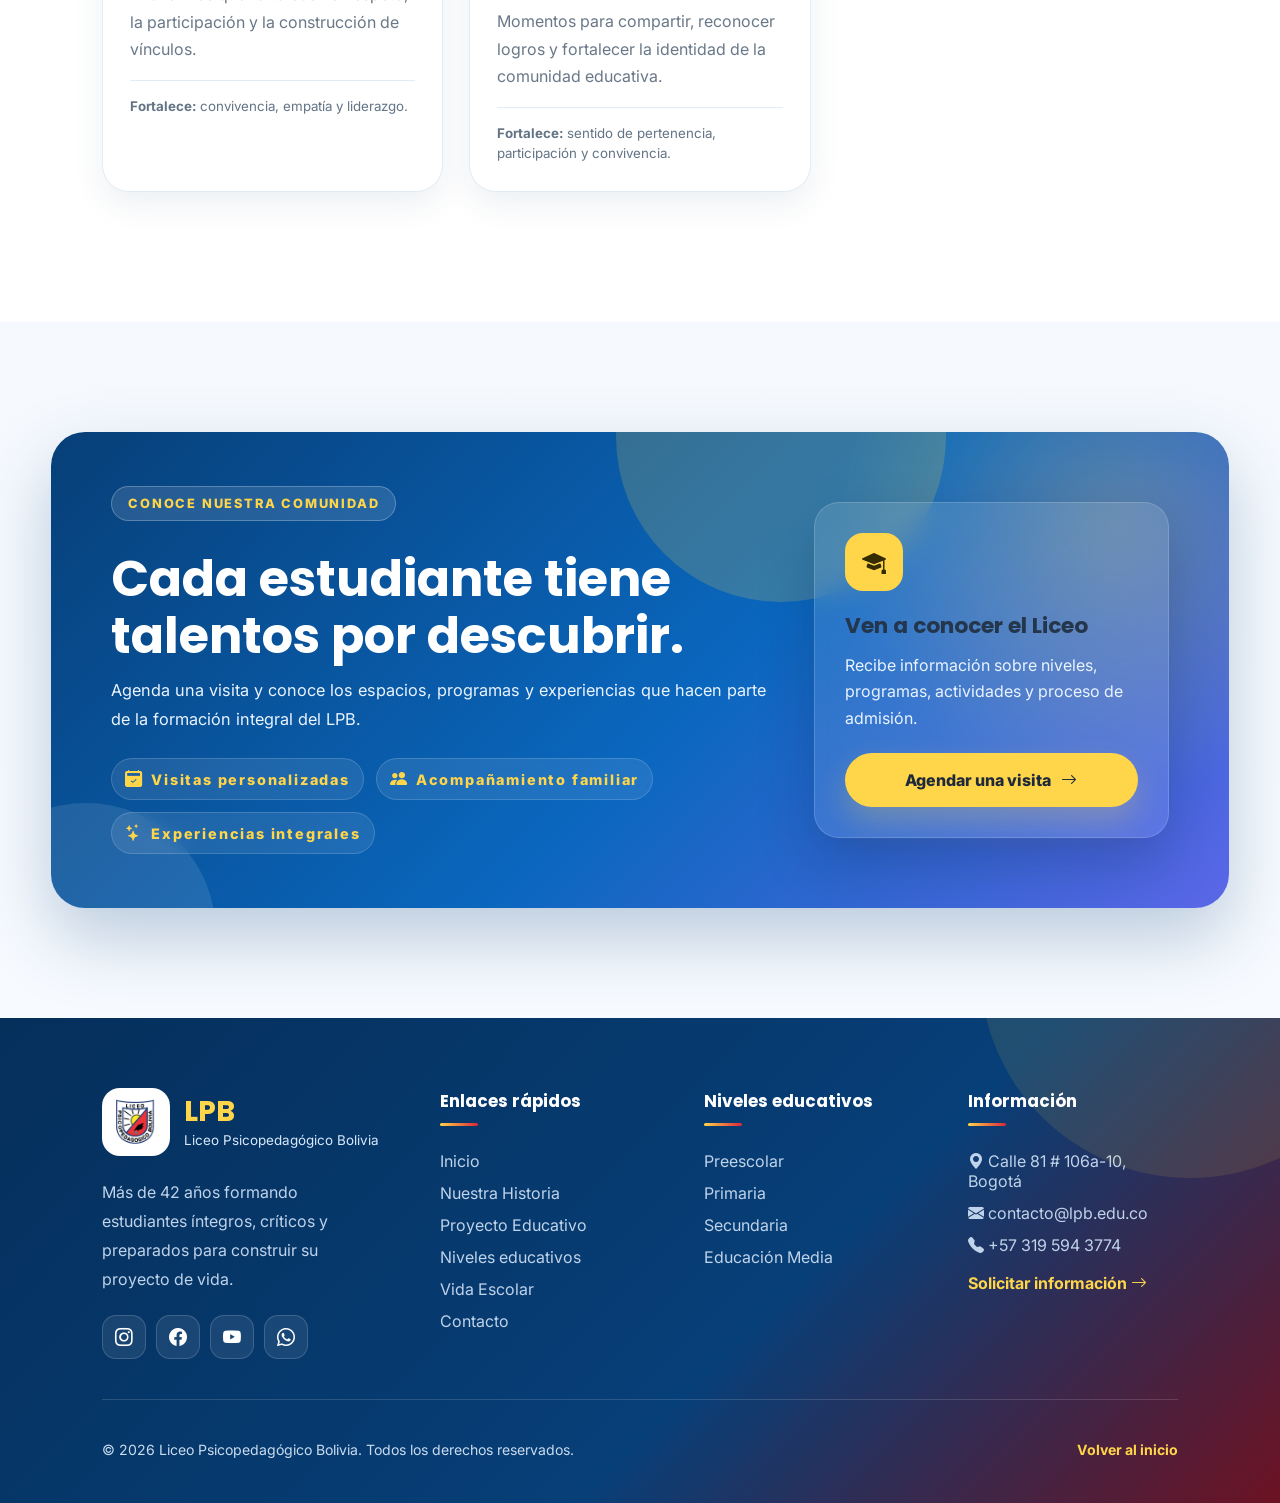
<file: paginas/actividades.html>
<!DOCTYPE html>
<html lang="es">

<head>
  <meta charset="UTF-8">
  <meta name="viewport" content="width=device-width, initial-scale=1.0">

  <title>Experiencias LPB | Liceo Psicopedagógico Bolivia</title>
  <meta name="description" content="Conoce las experiencias académicas, deportivas, artísticas, culturales y tecnológicas del Liceo Psicopedagógico Bolivia.">

  <link rel="preconnect" href="https://fonts.googleapis.com">
  <link rel="preconnect" href="https://fonts.gstatic.com" crossorigin>
  <link href="https://fonts.googleapis.com/css2?family=Poppins:wght@300;400;500;600;700;800&family=Inter:wght@300;400;500;600&display=swap" rel="stylesheet">

  <link rel="stylesheet" href="https://cdn.jsdelivr.net/npm/bootstrap-icons@1.11.3/font/bootstrap-icons.min.css">
  <link rel="stylesheet" href="../estilos.css">
<link rel="icon" type="image/png" sizes="512x512" href="../img/logo.png?v=2">
</head>

<body>

  <header>
    <nav class="navbar">
      <a href="../index.html#inicio" class="logo">
        <img src="../img/logo.png" alt="Logo LPB">
        <div>
          <h2>LPB</h2>
          <span>Liceo Psicopedagógico Bolivia</span>
        </div>
      </a>

      <ul class="menu">
        <li><a href="../index.html#inicio">Inicio</a></li>
        <li><a href="../index.html#nosotros">Nosotros</a></li>
        <li><a href="../index.html#niveles">Niveles</a></li>
        <li><a href="../index.html#vida">Vida Escolar</a></li>
        <li><a href="actividades.html" aria-current="page">Experiencias</a></li>
        <li><a href="../index.html#contacto">Contacto</a></li>
      </ul>

      <button class="menu-toggle" type="button" aria-label="Abrir menú" aria-expanded="false">
        <i class="bi bi-list"></i>
      </button>

      <a href="../index.html#contacto" class="btn-nav">Admisiones</a>
    </nav>
  </header>

  <main>

    <!--=====================================
    HERO EXPERIENCIAS
    ======================================-->
    <section class="activities-hero">
      <div class="activities-hero-overlay"></div>

      <div class="activities-hero-content">
        <span class="section-tag">EXPERIENCIAS LPB</span>
        <h1>Aprender también significa descubrir, crear y compartir.</h1>
        <p>
          En el LPB, cada actividad se convierte en una oportunidad para desarrollar
          talentos, fortalecer habilidades y construir recuerdos significativos
          dentro y fuera del aula.
        </p>

        <div class="hero-buttons">
          <a href="#experiencias" class="btn-primary">Explorar experiencias</a>
          <a href="../index.html#nosotros" class="btn-secondary">Conocer el colegio</a>
        </div>
      </div>
    </section>

    <!--=====================================
    INTRODUCCIÓN
    ======================================-->
    <section class="activities-intro">
      <div class="activities-intro-content">
        <span class="section-tag">MÁS ALLÁ DEL AULA</span>
        <h2>Una formación que permite descubrir nuevas capacidades.</h2>
        <p>
          Las experiencias académicas, artísticas, deportivas, culturales y
          tecnológicas complementan el aprendizaje. Cada espacio está pensado para
          que los estudiantes fortalezcan su autonomía, su creatividad y su forma
          de relacionarse con los demás.
        </p>
      </div>

      <div class="activities-benefits">
        <article class="activity-benefit-card">
          <i class="bi bi-stars"></i>
          <h3>Descubrir talentos</h3>
          <p>Oportunidades para explorar intereses y reconocer nuevas capacidades.</p>
        </article>

        <article class="activity-benefit-card">
          <i class="bi bi-lightbulb-fill"></i>
          <h3>Fortalecer habilidades</h3>
          <p>Experiencias que impulsan la creatividad, la autonomía y el pensamiento crítico.</p>
        </article>

        <article class="activity-benefit-card">
          <i class="bi bi-people-fill"></i>
          <h3>Crear vínculos</h3>
          <p>Espacios para compartir, colaborar y fortalecer el sentido de comunidad.</p>
        </article>
      </div>
    </section>

    <!--=====================================
    FILTROS
    ======================================-->
    <section class="activities-directory" id="experiencias">
      <div class="section-title">
        <h4>EXPLORA NUESTRAS EXPERIENCIAS</h4>
        <h2>Actividades para aprender de diferentes maneras.</h2>
        <p>
          Conoce algunos de los programas, proyectos y espacios que complementan
          la formación de nuestros estudiantes durante el año escolar.
        </p>
      </div>

      <div class="activity-tools">
        <label class="activity-search" for="activitySearch">
          <i class="bi bi-search"></i>
          <input id="activitySearch" type="search" placeholder="Buscar una actividad" autocomplete="off">
        </label>

        <div class="activity-filters" aria-label="Filtrar actividades por categoría">
          <button type="button" class="activity-filter active" data-filter="all">Todas</button>
          <button type="button" class="activity-filter" data-filter="academica">Académicas</button>
          <button type="button" class="activity-filter" data-filter="tecnologia">Tecnología</button>
          <button type="button" class="activity-filter" data-filter="arte">Arte y cultura</button>
          <button type="button" class="activity-filter" data-filter="deportes">Deportes</button>
          <button type="button" class="activity-filter" data-filter="proyectos">Proyectos</button>
          <button type="button" class="activity-filter" data-filter="eventos">Salidas y eventos</button>
        </div>
      </div>
    </section>

    <!--=====================================
    EXPERIENCIAS DESTACADAS
    ======================================-->
    <section class="featured-activities">
      <div class="section-title">
        <h4>EXPERIENCIAS DESTACADAS</h4>
        <h2>Momentos que inspiran, enseñan y dejan huella.</h2>
      </div>

      <div class="featured-activities-grid">
        <article class="featured-activity-card activity-card" data-category="proyectos tecnologia academica">
          <img loading="lazy" decoding="async" src="../img/feria-de-ciencia.png" alt="Estudiantes participando en la feria de ciencia e innovación">
          <div class="featured-activity-content">
            <span>CIENCIA Y PROYECTOS</span>
            <h3>Feria de Ciencia e Innovación</h3>
            <p>Los estudiantes investigan, diseñan y presentan soluciones mediante proyectos prácticos.</p>
            <small><strong>Fortalece:</strong> creatividad, investigación y solución de problemas.</small>
          </div>
        </article>

        <article class="featured-activity-card activity-card" data-category="arte eventos">
          <img loading="lazy" decoding="async" src="../img/festival-cultural.jpg" alt="Estudiantes participando en el festival cultural">
          <div class="featured-activity-content">
            <span>ARTE Y CULTURA</span>
            <h3>Festival Cultural</h3>
            <p>Un espacio para compartir talentos mediante la música, la danza, el arte y la expresión.</p>
            <small><strong>Fortalece:</strong> creatividad, confianza e identidad cultural.</small>
          </div>
        </article>

        <article class="featured-activity-card activity-card" data-category="deportes eventos">
          <img loading="lazy" decoding="async" src="../img/competencias-deportivas.jpg" alt="Estudiantes participando en encuentros deportivos">
          <div class="featured-activity-content">
            <span>DEPORTE Y BIENESTAR</span>
            <h3>Encuentros Deportivos</h3>
            <p>Actividades que promueven la participación, la disciplina y los hábitos saludables.</p>
            <small><strong>Fortalece:</strong> trabajo en equipo, constancia y bienestar físico.</small>
          </div>
        </article>
      </div>
    </section>

    <!--=====================================
    TODAS LAS EXPERIENCIAS
    ======================================-->
    <section class="all-activities">
      <div class="section-title">
        <h4>TODAS LAS EXPERIENCIAS</h4>
        <h2>Opciones para diferentes intereses y talentos.</h2>
      </div>

      <div class="activities-grid" id="activitiesGrid">

        <article class="activity-card" data-category="academica">
          <img loading="lazy" decoding="async" src="../img/ingles_intensivo.png" alt="Programa de inglés intensivo">
          <div class="activity-card-content">
            <span>ACADÉMICA</span>
            <h3>Inglés Intensivo</h3>
            <p>Experiencias comunicativas que fortalecen la comprensión y el uso del inglés desde edades tempranas.</p>
            <small><strong>Fortalece:</strong> comunicación, confianza y comprensión cultural.</small>
          </div>
        </article>

        <article class="activity-card" data-category="academica">
          <img loading="lazy" decoding="async" src="../img/lectores-competentes.jpg" alt="Programa de lectores competentes">
          <div class="activity-card-content">
            <span>ACADÉMICA</span>
            <h3>Lectores Competentes</h3>
            <p>Actividades que desarrollan la comprensión, la argumentación y el gusto por la lectura.</p>
            <small><strong>Fortalece:</strong> comprensión lectora, análisis y expresión.</small>
          </div>
        </article>

        <article class="activity-card" data-category="academica proyectos">
          <img loading="lazy" decoding="async" src="../img/progrentis.jpg" alt="Estudiante desarrollando pensamiento crítico">
          <div class="activity-card-content">
            <span>ACADÉMICA</span>
            <h3>Progrentis y Pensamiento Crítico</h3>
            <p>Retos que promueven el análisis, la reflexión y la toma de decisiones responsables.</p>
            <small><strong>Fortalece:</strong> pensamiento crítico, autonomía y resolución de retos.</small>
          </div>
        </article>

        <article class="activity-card" data-category="academica eventos">
          <img loading="lazy" decoding="async" src="../img/vida-escolar.jpg" alt="Estudiantes en una competencia académica">
          <div class="activity-card-content">
            <span>ACADÉMICA</span>
            <h3>Olimpiadas Académicas</h3>
            <p>Encuentros que motivan a los estudiantes a poner en práctica sus conocimientos y habilidades.</p>
            <small><strong>Fortalece:</strong> disciplina, razonamiento y confianza.</small>
          </div>
        </article>

        <article class="activity-card" data-category="tecnologia proyectos">
          <img loading="lazy" decoding="async" src="../img/robotica.jpg" alt="Estudiantes trabajando en robótica">
          <div class="activity-card-content">
            <span>TECNOLOGÍA</span>
            <h3>Robótica</h3>
            <p>Los estudiantes diseñan y desarrollan soluciones mediante creatividad, lógica y tecnología.</p>
            <small><strong>Fortalece:</strong> pensamiento lógico, colaboración e innovación.</small>
          </div>
        </article>

        <article class="activity-card" data-category="tecnologia academica">
          <img loading="lazy" decoding="async" src="../img/informatica.jpg" alt="Clase de informática y programación">
          <div class="activity-card-content">
            <span>TECNOLOGÍA</span>
            <h3>Informática y Programación</h3>
            <p>Espacios para comprender, crear y participar de manera responsable en el mundo digital.</p>
            <small><strong>Fortalece:</strong> competencias digitales, lógica y creatividad.</small>
          </div>
        </article>

        <article class="activity-card" data-category="tecnologia proyectos academica">
  <img loading="lazy"
       decoding="async"
       src="../img/tecnoferia.png"
       alt="Estudiantes participando en la Tecnoferia del LPB">

  <div class="activity-card-content">
    <span>TECNOLOGÍA</span>

    <h3>Tecnoferia</h3>

    <p>
      Un espacio para presentar proyectos de tecnología, programación,
      innovación y soluciones desarrolladas por los estudiantes.
    </p>

    <small>
      <strong>Fortalece:</strong>
      innovación, pensamiento lógico, creatividad y trabajo en equipo.
    </small>
  </div>
</article>

        <article class="activity-card" data-category="arte eventos">
          <img loading="lazy" decoding="async" src="../img/eventos.jpg" alt="Actividades artísticas y culturales">
          <div class="activity-card-content">
            <span>ARTE Y CULTURA</span>
            <h3>Música y Expresión Artística</h3>
            <p>Actividades donde los estudiantes desarrollan su sensibilidad, creatividad y capacidad expresiva.</p>
            <small><strong>Fortalece:</strong> expresión, imaginación y confianza.</small>
          </div>
        </article>

<article class="activity-card" data-category="arte eventos academica">
  <img loading="lazy"
       decoding="async"
       src="../img/dia_idioma.png"
       alt="Celebración del Día del Idioma en el LPB">

  <div class="activity-card-content">
    <span>ARTE Y CULTURA</span>

    <h3>Día del Idioma</h3>

    <p>
      Una jornada para celebrar la lectura, la escritura, la expresión oral
      y la riqueza de nuestra lengua mediante actividades culturales,
      literarias y creativas.
    </p>

    <small>
      <strong>Fortalece:</strong>
      comunicación, creatividad, expresión y comprensión lectora.
    </small>
  </div>
</article>

        <article class="activity-card" data-category="deportes">
          <img loading="lazy" decoding="async" src="../img/deportes.jpg" alt="Actividades deportivas del colegio">
          <div class="activity-card-content">
            <span>DEPORTES</span>
            <h3>Escuelas Deportivas</h3>
            <p>Prácticas y encuentros que promueven la actividad física, la disciplina y la convivencia.</p>
            <small><strong>Fortalece:</strong> coordinación, trabajo en equipo y hábitos saludables.</small>
          </div>
        </article>

        <article class="activity-card" data-category="proyectos academica">
          <img loading="lazy" decoding="async" src="../img/clubes-vocacionales.jpg" alt="Estudiantes participando en clubes vocacionales">
          <div class="activity-card-content">
            <span>PROYECTOS</span>
            <h3>Clubes Vocacionales</h3>
            <p>Espacios para explorar intereses, reconocer talentos y orientar el proyecto de vida.</p>
            <small><strong>Fortalece:</strong> autonomía, liderazgo y toma de decisiones.</small>
          </div>
        </article>

        <article class="activity-card" data-category="eventos proyectos">
          <img loading="lazy" decoding="async" src="../img/experiencias-inolvidables.jpg" alt="Experiencias significativas de aprendizaje">
          <div class="activity-card-content">
            <span>SALIDAS Y EVENTOS</span>
            <h3>Salidas Pedagógicas</h3>
            <p>Recorridos y visitas que permiten conectar los conocimientos con contextos reales.</p>
            <small><strong>Fortalece:</strong> curiosidad, observación y aprendizaje significativo.</small>
          </div>
        </article>

        <article class="activity-card" data-category="eventos proyectos">
          <img loading="lazy" decoding="async" src="../img/campus.jpg" alt="Comunidad educativa compartiendo en el campus">
          <div class="activity-card-content">
            <span>COMUNIDAD</span>
            <h3>Convivencias y Liderazgo</h3>
            <p>Encuentros que fortalecen el respeto, la participación y la construcción de vínculos.</p>
            <small><strong>Fortalece:</strong> convivencia, empatía y liderazgo.</small>
          </div>
        </article>

        <article class="activity-card" data-category="eventos arte">
          <img loading="lazy" decoding="async" src="../img/innovacion.png" alt="Evento institucional del LPB">
          <div class="activity-card-content">
            <span>EVENTOS</span>
            <h3>Celebraciones Institucionales</h3>
            <p>Momentos para compartir, reconocer logros y fortalecer la identidad de la comunidad educativa.</p>
            <small><strong>Fortalece:</strong> sentido de pertenencia, participación y convivencia.</small>
          </div>
        </article>

      </div>

      <p class="activity-empty-message" id="activityEmptyMessage" hidden>
        No encontramos actividades con ese nombre o categoría.
      </p>
    </section>

    <!--=====================================
    CTA
    ======================================-->
    <section class="admissions-cta" aria-label="Conoce el LPB">
      <div class="admissions-content">
        <span class="admissions-tag">CONOCE NUESTRA COMUNIDAD</span>
        <h2>Cada estudiante tiene talentos por descubrir.</h2>
        <p>
          Agenda una visita y conoce los espacios, programas y experiencias que
          hacen parte de la formación integral del LPB.
        </p>

        <div class="admissions-benefits">
          <div><i class="bi bi-calendar2-check-fill"></i><span>Visitas personalizadas</span></div>
          <div><i class="bi bi-people-fill"></i><span>Acompañamiento familiar</span></div>
          <div><i class="bi bi-stars"></i><span>Experiencias integrales</span></div>
        </div>
      </div>

      <div class="admissions-panel">
        <div class="admissions-panel-icon"><i class="bi bi-mortarboard-fill"></i></div>
        <h3>Ven a conocer el Liceo</h3>
        <p>Recibe información sobre niveles, programas, actividades y proceso de admisión.</p>
        <a href="../index.html#contacto" class="cta-button">
          Agendar una visita <i class="bi bi-arrow-right"></i>
        </a>
      </div>
    </section>

  </main>

  <a class="whatsapp-float" href="https://wa.me/573102539151?text=Hola%2C%20quiero%20informaci%C3%B3n%20sobre%20las%20experiencias%20del%20LPB" target="_blank" rel="noopener" aria-label="Contactar por WhatsApp">
    <span class="whatsapp-icon"><i class="bi bi-whatsapp"></i></span>
    <span class="whatsapp-text">
      <strong>¿Necesitas ayuda?</strong>
      <small>Escríbenos por WhatsApp</small>
    </span>
  </a>

  <button class="back-to-top" type="button" aria-label="Volver arriba" title="Volver arriba">
    <i class="bi bi-arrow-up"></i>
  </button>

  <footer class="footer">

        <div class="footer-container">

            <div class="footer-brand">

                <a href="../index.html" class="footer-logo">

                    <img src="../img/logo.png"
                        alt="Logo del Liceo Psicopedagógico Bolivia">

                    <div>

                        <h2>LPB</h2>

                        <span>Liceo Psicopedagógico Bolivia</span>

                    </div>

                </a>

                <p>
                    Más de 42 años formando estudiantes íntegros,
                    críticos y preparados para construir su proyecto de vida.
                </p>

                <div class="footer-socials">

    <a class="instagram"
       href="https://www.instagram.com/liceopsicopedagogicobolivia/"
       target="_blank"
       rel="noopener"
       aria-label="Instagram del LPB">
        <i class="bi bi-instagram"></i>
    </a>

    <a class="facebook"
       href="https://www.facebook.com/PsicopedagogicoBolivia/"
       target="_blank"
       rel="noopener"
       aria-label="Facebook del LPB">
        <i class="bi bi-facebook"></i>
    </a>

    <a class="youtube"
       href="https://www.youtube.com/@LiceoPsicopedagogicoBoliviaE"
       target="_blank"
       rel="noopener"
       aria-label="YouTube del LPB">
        <i class="bi bi-youtube"></i>
    </a>

                    <a href="https://wa.me/573102539151"
                        class="whatsapp"
                        target="_blank"
                        rel="noopener"
                        aria-label="WhatsApp">

                        <i class="bi bi-whatsapp"></i>

                    </a>

                </div>

            </div>

            <div class="footer-column">

                <h3>Enlaces rápidos</h3>

                <a href="../index.html">Inicio</a>

                <a href="historia.html">Nuestra Historia</a>

                <a href="pei.html">Proyecto Educativo</a>

                <a href="../index.html#niveles">Niveles educativos</a>

                <a href="../index.html#vida">Vida Escolar</a>

                <a href="../index.html#contacto">Contacto</a>

            </div>

            <div class="footer-column">

                <h3>Niveles educativos</h3>

                <a href="preescolar.html">Preescolar</a>

                <a href="primaria.html">Primaria</a>

                <a href="secundaria.html">Secundaria</a>

                <a href="media.html">Educación Media</a>

            </div>

            <div class="footer-column footer-contact">

                <h3>Información</h3>

<a href="https://maps.app.goo.gl/JzAwRZgHfxtG99US8"
   target="_blank"
   rel="noopener">
    <i class="bi bi-geo-alt-fill"></i>
    Calle 81 # 106a-10, Bogotá
</a>

<a href="mailto:contacto@lpb.edu.co?subject=Consulta%20desde%20la%20p%C3%A1gina%20web%20del%20LPB">
    <i class="bi bi-envelope-fill"></i>
    contacto@lpb.edu.co
</a>

<a href="tel:+573195943774">
    <i class="bi bi-telephone-fill"></i>
    +57 319 594 3774
</a>

                <a href="https://wa.me/573102539151?text=Buenas%2C%20necesito%20m%C3%A1s%20informaci%C3%B3n%20sobre%20el%20colegio."
    class="footer-contact-link"
    target="_blank"
    rel="noopener">
                  
                    Solicitar información

                    <i class="bi bi-arrow-right"></i>

                </a>

            </div>

        </div>

        <div class="footer-copy">

            <span>
                © 2026 Liceo Psicopedagógico Bolivia.
                Todos los derechos reservados.
            </span>

            <a href="#">
                Volver al inicio
            </a>

        </div>

    </footer>

  <script src="../script.js"></script>
  <script>
    const filterButtons = document.querySelectorAll('.activity-filter');
    const activityCards = document.querySelectorAll('.activity-card');
    const activitySearch = document.getElementById('activitySearch');
    const emptyMessage = document.getElementById('activityEmptyMessage');

    let activeFilter = 'all';

    function filterActivities() {
      const searchTerm = activitySearch.value.trim().toLowerCase();
      let visibleCards = 0;

      activityCards.forEach((card) => {
        const categories = card.dataset.category || '';
        const cardText = card.textContent.toLowerCase();
        const matchesCategory = activeFilter === 'all' || categories.includes(activeFilter);
        const matchesSearch = !searchTerm || cardText.includes(searchTerm);
        const shouldShow = matchesCategory && matchesSearch;

        card.hidden = !shouldShow;
        if (shouldShow) visibleCards += 1;
      });

      emptyMessage.hidden = visibleCards !== 0;
    }

    filterButtons.forEach((button) => {
      button.addEventListener('click', () => {
        filterButtons.forEach((item) => item.classList.remove('active'));
        button.classList.add('active');
        activeFilter = button.dataset.filter;
        filterActivities();
      });
    });

    activitySearch.addEventListener('input', filterActivities);
  </script>
</body>

</html>
</file>
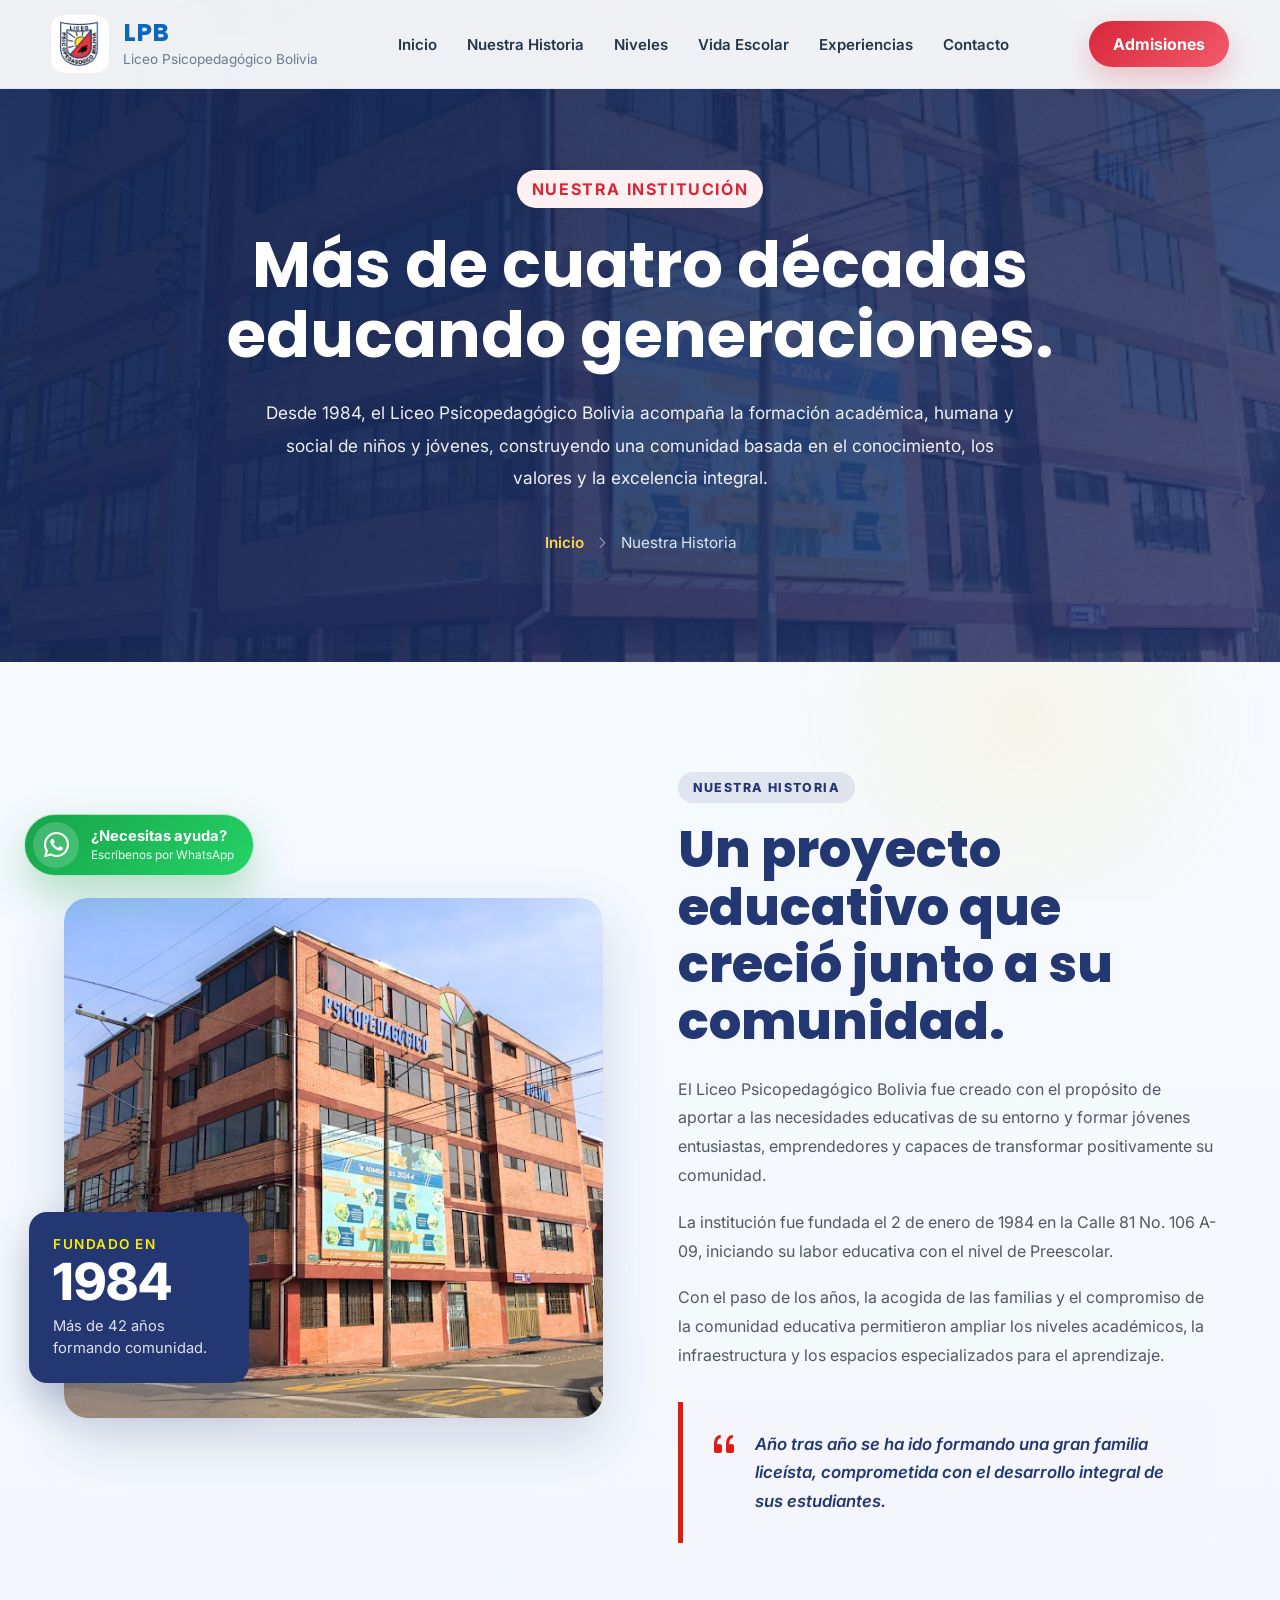
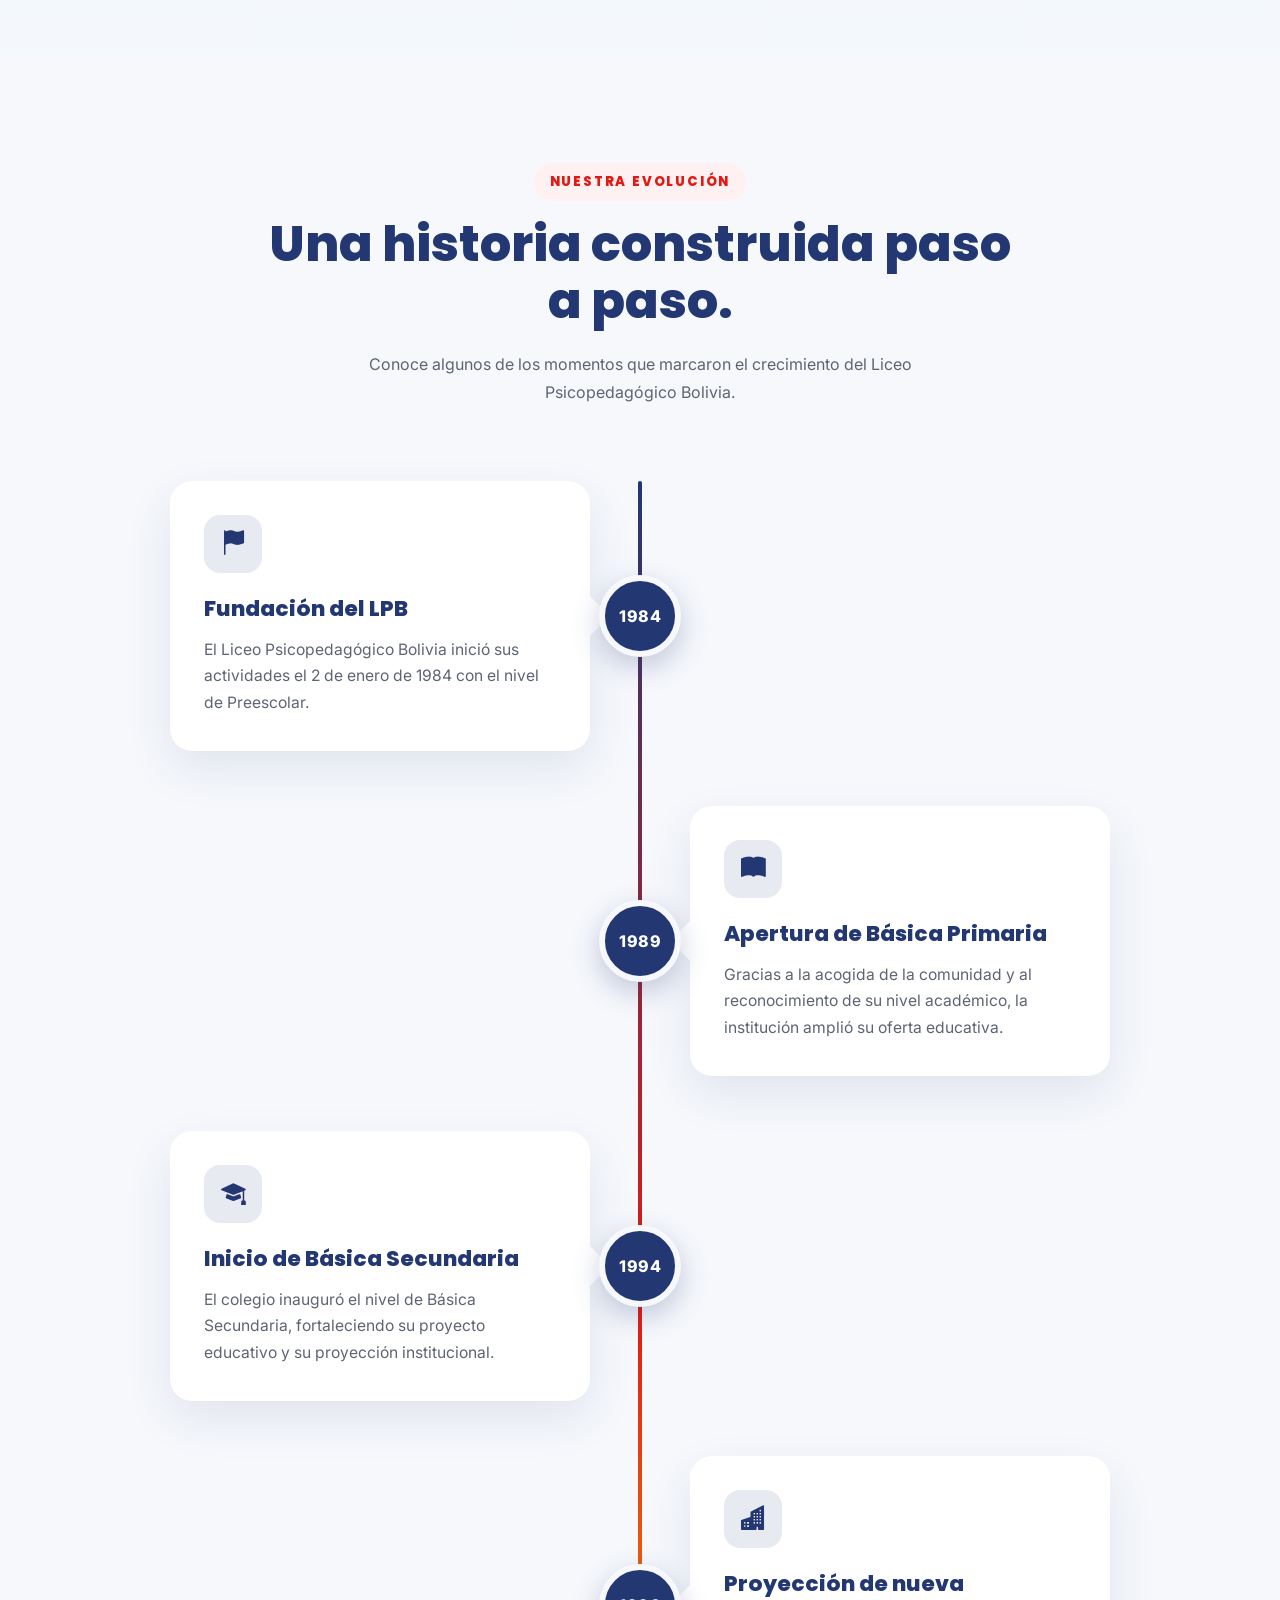
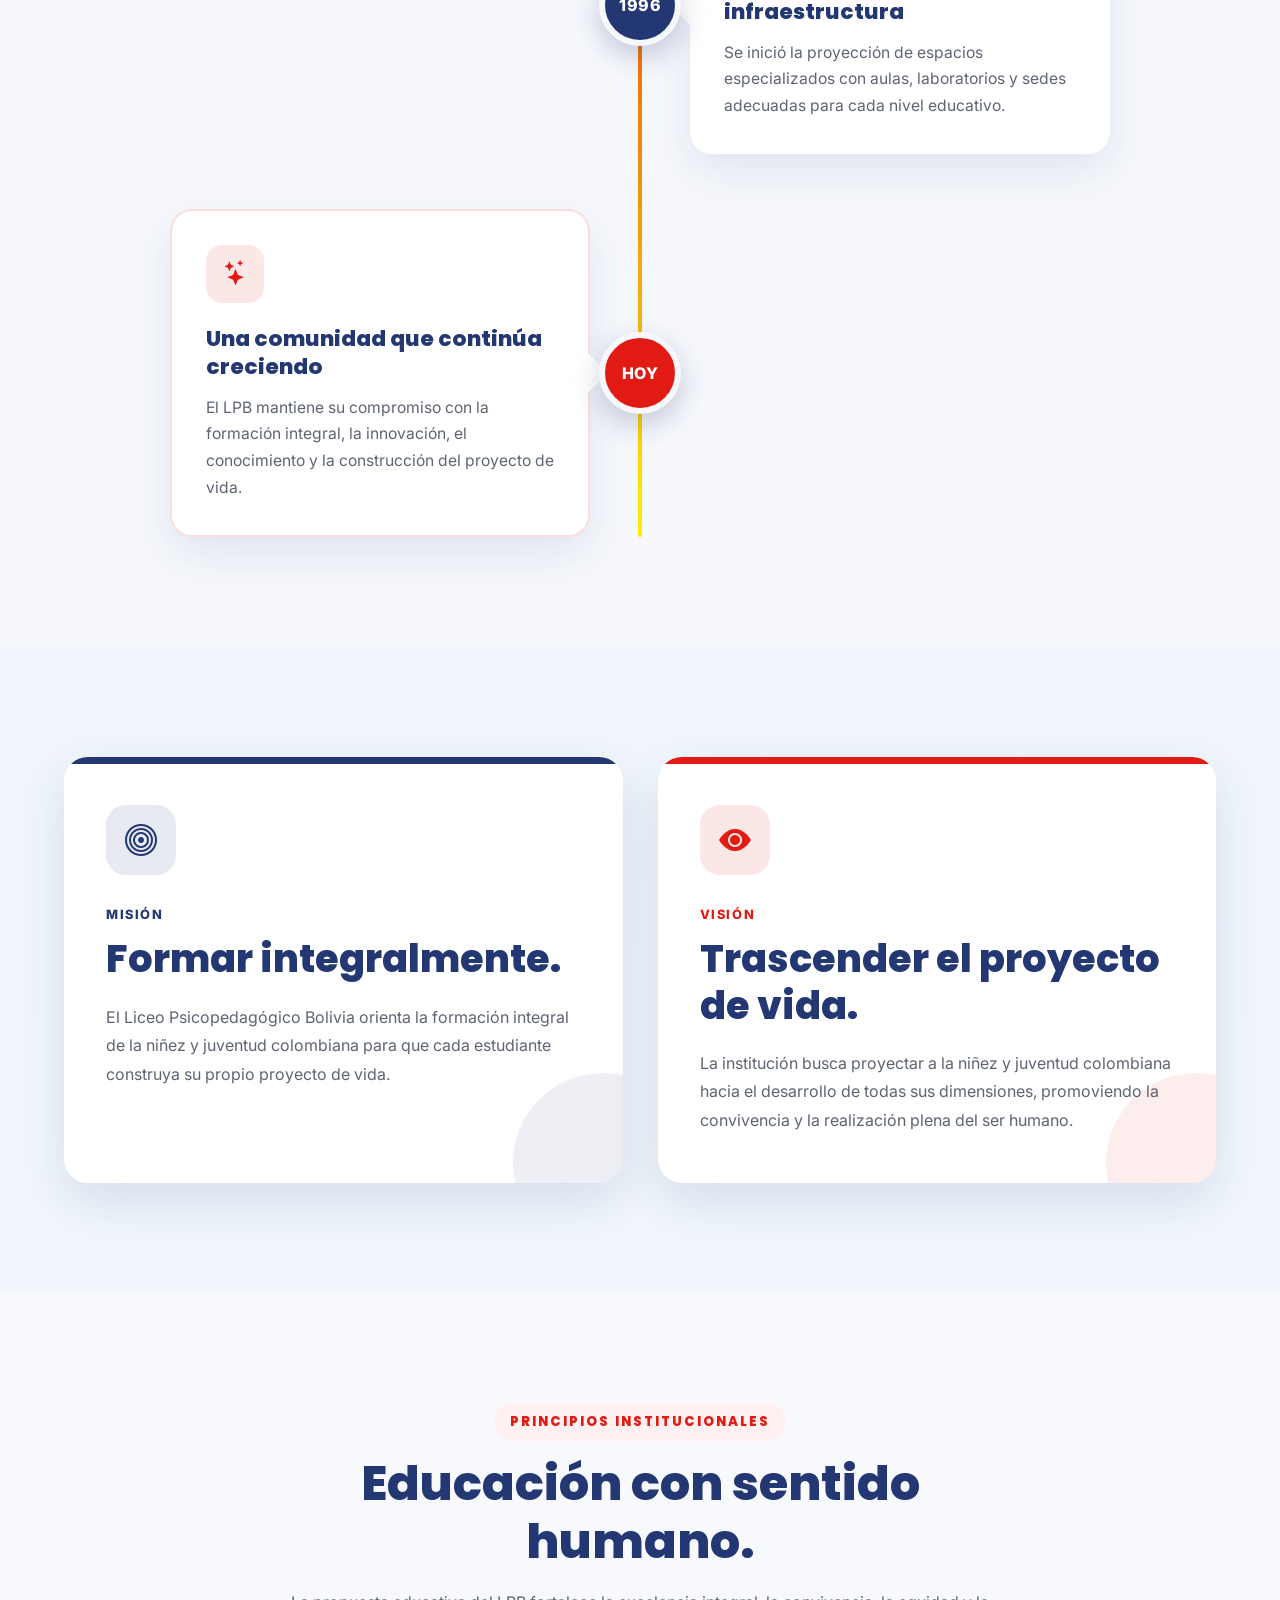
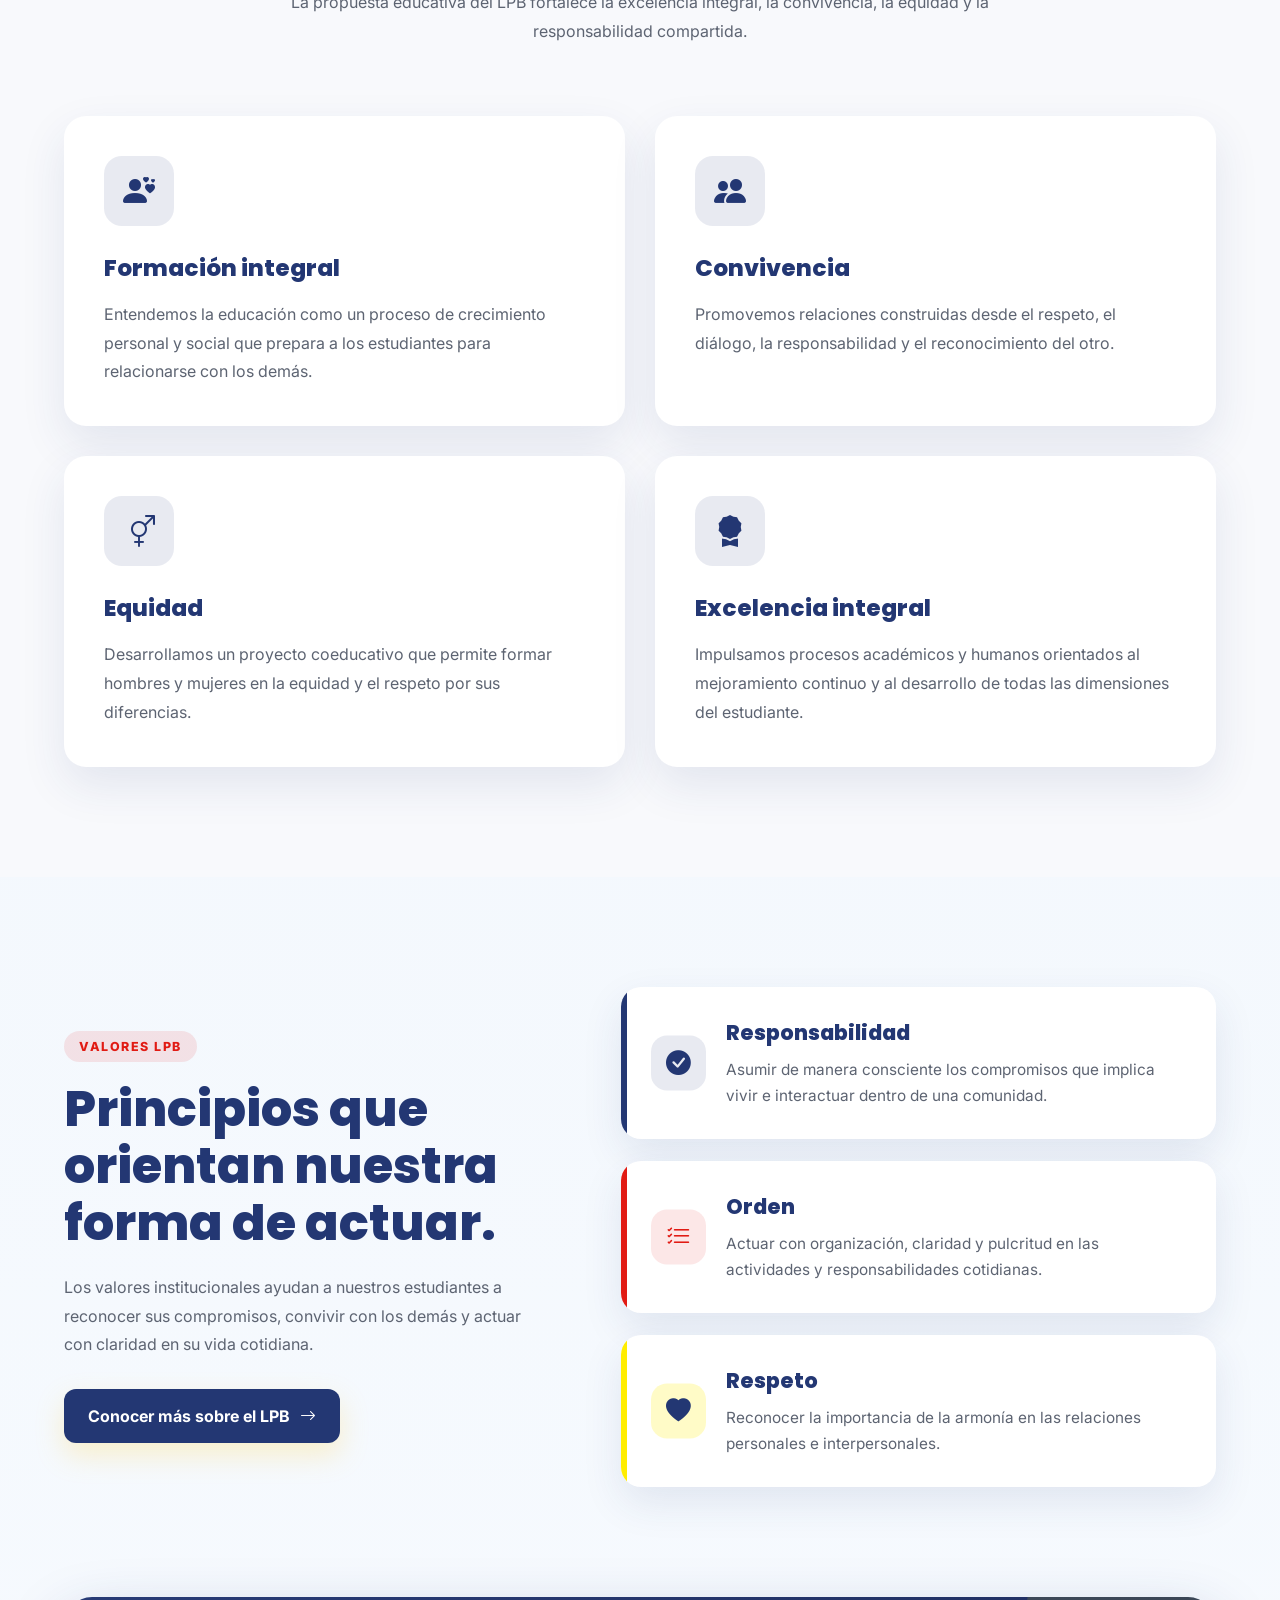
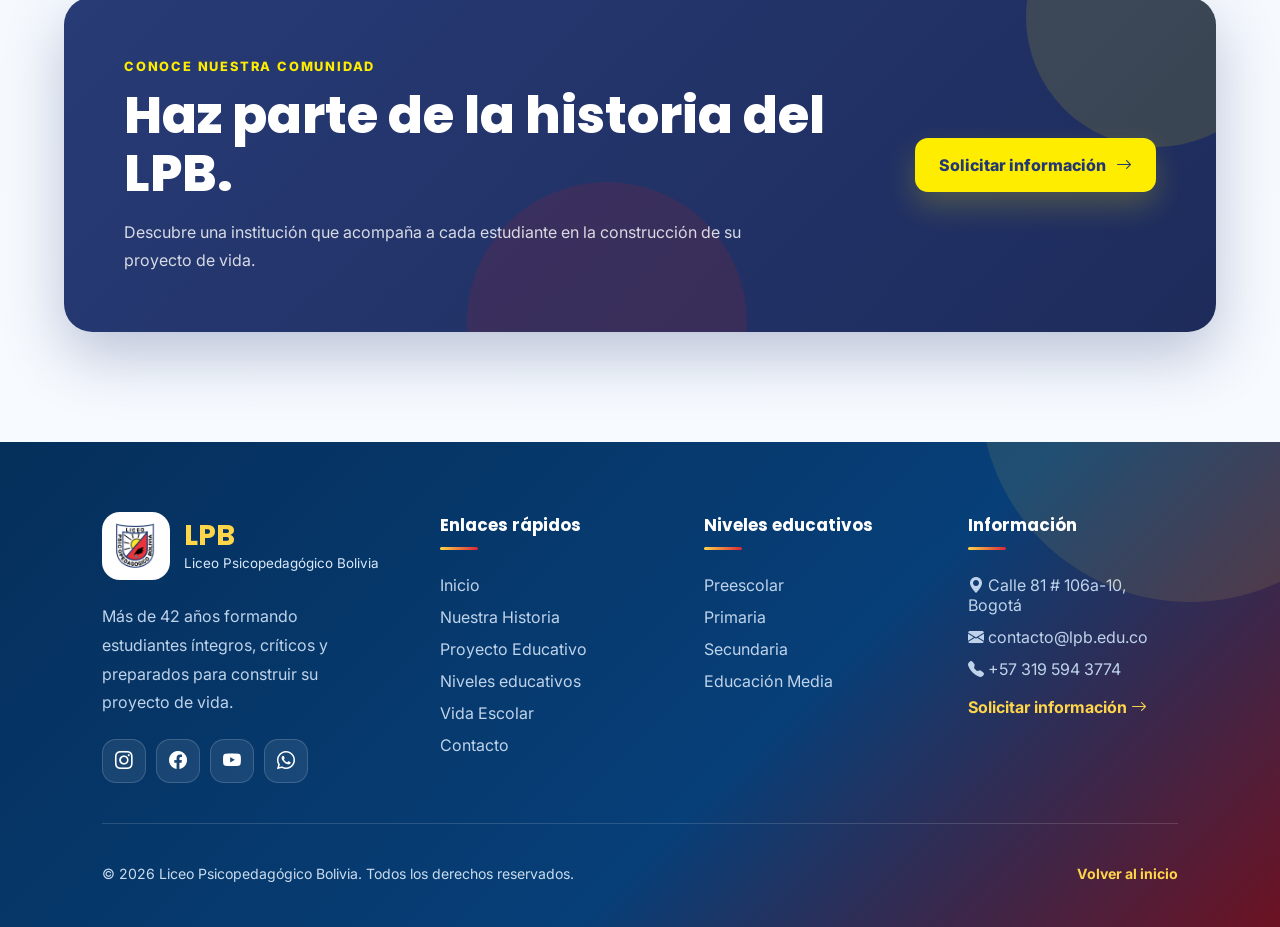
<file: paginas/historia.html>
<!DOCTYPE html>
<html lang="es">

<head>

<meta charset="UTF-8">
<meta name="viewport" content="width=device-width, initial-scale=1.0">

<title>Nuestra Historia | Liceo Psicopedagógico Bolivia</title>

<meta name="description"
content="Conoce la historia, misión, visión, principios y valores del Liceo Psicopedagógico Bolivia.">

<link rel="preconnect" href="https://fonts.googleapis.com">
<link rel="preconnect" href="https://fonts.gstatic.com" crossorigin>

<link href="https://fonts.googleapis.com/css2?family=Poppins:wght@300;400;500;600;700;800&family=Inter:wght@300;400;500;600&display=swap"
rel="stylesheet">

<link rel="stylesheet"
href="https://cdn.jsdelivr.net/npm/bootstrap-icons@1.11.3/font/bootstrap-icons.min.css">

<link rel="stylesheet" href="../estilos.css">

<link rel="icon" type="image/png" sizes="512x512" href="../img/logo.png?v=2">
</head>

<body>

<header>

<nav class="navbar">

<a href="../index.html" class="logo">

<img src="../img/logo.png" alt="Logo LPB">

<div>

<h2>LPB</h2>

<span>Liceo Psicopedagógico Bolivia</span>

</div>

</a>

<ul class="menu">

<li><a href="../index.html">Inicio</a></li>

<li><a href="historia.html" class="active">Nuestra Historia</a></li>

<li><a href="../index.html#niveles">Niveles</a></li>

<li><a href="../index.html#vida">Vida Escolar</a></li>

<li><a href="../index.html#experiencias">Experiencias</a></li>

<li><a href="../index.html#contacto">Contacto</a></li>

</ul>

<button class="menu-toggle"
type="button"
aria-label="Abrir menú"
aria-expanded="false">

<i class="bi bi-list"></i>

</button>

<a href="../index.html#contacto" class="btn-nav">

Admisiones

</a>

</nav>

</header>

<main>

<!--=====================================
ENCABEZADO INTERNO
======================================-->

<section class="internal-hero history-hero">

<div class="internal-overlay"></div>

<div class="internal-hero-content">

<span class="section-tag">NUESTRA INSTITUCIÓN</span>

<h1>Más de cuatro décadas educando generaciones.</h1>

<p>

Desde 1984, el Liceo Psicopedagógico Bolivia acompaña la formación
académica, humana y social de niños y jóvenes, construyendo una comunidad
basada en el conocimiento, los valores y la excelencia integral.

</p>

<div class="internal-breadcrumb">

<a href="../index.html">Inicio</a>

<i class="bi bi-chevron-right"></i>

<span>Nuestra Historia</span>

</div>

</div>

</section>

<!--=====================================
INTRODUCCIÓN
======================================-->

<section class="history-intro">

<div class="history-intro-image">

<img src="../img/colegio.jpg"
alt="Instalaciones del Liceo Psicopedagógico Bolivia">

<div class="history-year-card">

<span>Fundado en</span>

<strong>1984</strong>

<p>Más de 42 años formando comunidad.</p>

</div>

</div>

<div class="history-intro-content">

<span class="section-tag">NUESTRA HISTORIA</span>

<h2>Un proyecto educativo que creció junto a su comunidad.</h2>

<p>

El Liceo Psicopedagógico Bolivia fue creado con el propósito de aportar
a las necesidades educativas de su entorno y formar jóvenes entusiastas,
emprendedores y capaces de transformar positivamente su comunidad.

</p>

<p>

La institución fue fundada el 2 de enero de 1984 en la Calle 81
No. 106 A-09, iniciando su labor educativa con el nivel de Preescolar.

</p>

<p>

Con el paso de los años, la acogida de las familias y el compromiso
de la comunidad educativa permitieron ampliar los niveles académicos,
la infraestructura y los espacios especializados para el aprendizaje.

</p>

<div class="history-highlight">

<i class="bi bi-quote"></i>

<p>

Año tras año se ha ido formando una gran familia liceísta,
comprometida con el desarrollo integral de sus estudiantes.

</p>

</div>

</div>

</section>

<!--=====================================
LÍNEA DEL TIEMPO
======================================-->

<section class="timeline-section">

<div class="section-title">

<h4>NUESTRA EVOLUCIÓN</h4>

<h2>Una historia construida paso a paso.</h2>

<p>

Conoce algunos de los momentos que marcaron el crecimiento
del Liceo Psicopedagógico Bolivia.

</p>

</div>

<div class="timeline">

<div class="timeline-item">

<div class="timeline-year">1984</div>

<div class="timeline-card">

<i class="bi bi-flag-fill"></i>

<h3>Fundación del LPB</h3>

<p>

El Liceo Psicopedagógico Bolivia inició sus actividades
el 2 de enero de 1984 con el nivel de Preescolar.

</p>

</div>

</div>

<div class="timeline-item">

<div class="timeline-year">1989</div>

<div class="timeline-card">

<i class="bi bi-book-fill"></i>

<h3>Apertura de Básica Primaria</h3>

<p>

Gracias a la acogida de la comunidad y al reconocimiento de su nivel
académico, la institución amplió su oferta educativa.

</p>

</div>

</div>

<div class="timeline-item">

<div class="timeline-year">1994</div>

<div class="timeline-card">

<i class="bi bi-mortarboard-fill"></i>

<h3>Inicio de Básica Secundaria</h3>

<p>

El colegio inauguró el nivel de Básica Secundaria,
fortaleciendo su proyecto educativo y su proyección institucional.

</p>

</div>

</div>

<div class="timeline-item">

<div class="timeline-year">1996</div>

<div class="timeline-card">

<i class="bi bi-buildings-fill"></i>

<h3>Proyección de nueva infraestructura</h3>

<p>

Se inició la proyección de espacios especializados con aulas,
laboratorios y sedes adecuadas para cada nivel educativo.

</p>

</div>

</div>

<div class="timeline-item">

<div class="timeline-year">HOY</div>

<div class="timeline-card">

<i class="bi bi-stars"></i>

<h3>Una comunidad que continúa creciendo</h3>

<p>

El LPB mantiene su compromiso con la formación integral,
la innovación, el conocimiento y la construcción del proyecto de vida.

</p>

</div>

</div>

</div>

</section>

<!--=====================================
MISIÓN Y VISIÓN
======================================-->

<section class="mission-vision">

<div class="mission-card">

<div class="mission-icon">

<i class="bi bi-bullseye"></i>

</div>

<span>MISIÓN</span>

<h2>Formar integralmente.</h2>

<p>

El Liceo Psicopedagógico Bolivia orienta la formación integral
de la niñez y juventud colombiana para que cada estudiante construya
su propio proyecto de vida.

</p>

</div>

<div class="vision-card">

<div class="mission-icon">

<i class="bi bi-eye-fill"></i>

</div>

<span>VISIÓN</span>

<h2>Trascender el proyecto de vida.</h2>

<p>

La institución busca proyectar a la niñez y juventud colombiana
hacia el desarrollo de todas sus dimensiones, promoviendo la convivencia
y la realización plena del ser humano.

</p>

</div>

</section>

<!--=====================================
PRINCIPIOS
======================================-->

<section class="principles-section">

<div class="section-title">

<h4>PRINCIPIOS INSTITUCIONALES</h4>

<h2>Educación con sentido humano.</h2>

<p>

La propuesta educativa del LPB fortalece la excelencia integral,
la convivencia, la equidad y la responsabilidad compartida.

</p>

</div>

<div class="principles-grid">

<div class="principle-card">

<i class="bi bi-person-hearts"></i>

<h3>Formación integral</h3>

<p>

Entendemos la educación como un proceso de crecimiento personal
y social que prepara a los estudiantes para relacionarse con los demás.

</p>

</div>

<div class="principle-card">

<i class="bi bi-people-fill"></i>

<h3>Convivencia</h3>

<p>

Promovemos relaciones construidas desde el respeto,
el diálogo, la responsabilidad y el reconocimiento del otro.

</p>

</div>

<div class="principle-card">

<i class="bi bi-gender-ambiguous"></i>

<h3>Equidad</h3>

<p>

Desarrollamos un proyecto coeducativo que permite formar hombres
y mujeres en la equidad y el respeto por sus diferencias.

</p>

</div>

<div class="principle-card">

<i class="bi bi-award-fill"></i>

<h3>Excelencia integral</h3>

<p>

Impulsamos procesos académicos y humanos orientados al mejoramiento
continuo y al desarrollo de todas las dimensiones del estudiante.

</p>

</div>

</div>

</section>

<!--=====================================
VALORES
======================================-->

<section class="values-section">

<div class="values-content">

<span class="section-tag">VALORES LPB</span>

<h2>Principios que orientan nuestra forma de actuar.</h2>

<p>

Los valores institucionales ayudan a nuestros estudiantes
a reconocer sus compromisos, convivir con los demás y actuar
con claridad en su vida cotidiana.

</p>

<a href="../index.html#contacto" class="btn-primary">

Conocer más sobre el LPB

<i class="bi bi-arrow-right"></i>

</a>

</div>

<div class="values-grid">

<div class="value-card">

<i class="bi bi-check-circle-fill"></i>

<h3>Responsabilidad</h3>

<p>

Asumir de manera consciente los compromisos que implica
vivir e interactuar dentro de una comunidad.

</p>

</div>

<div class="value-card">

<i class="bi bi-list-check"></i>

<h3>Orden</h3>

<p>

Actuar con organización, claridad y pulcritud
en las actividades y responsabilidades cotidianas.

</p>

</div>

<div class="value-card">

<i class="bi bi-heart-fill"></i>

<h3>Respeto</h3>

<p>

Reconocer la importancia de la armonía
en las relaciones personales e interpersonales.

</p>

</div>

</div>

</section>

<!--=====================================
CTA
======================================-->

<section class="history-cta">

<div>

<span>CONOCE NUESTRA COMUNIDAD</span>

<h2>Haz parte de la historia del LPB.</h2>

<p>

Descubre una institución que acompaña a cada estudiante
en la construcción de su proyecto de vida.

</p>

</div>

<a href="../index.html#contacto" class="btn-primary">

Solicitar información

<i class="bi bi-arrow-right"></i>

</a>

</section>

</main>

<!--=====================================
FOOTER
======================================-->

<footer class="footer">

        <div class="footer-container">

            <div class="footer-brand">

                <a href="../index.html" class="footer-logo">

                    <img src="../img/logo.png"
                        alt="Logo del Liceo Psicopedagógico Bolivia">

                    <div>

                        <h2>LPB</h2>

                        <span>Liceo Psicopedagógico Bolivia</span>

                    </div>

                </a>

                <p>
                    Más de 42 años formando estudiantes íntegros,
                    críticos y preparados para construir su proyecto de vida.
                </p>

                <div class="footer-socials">

    <a class="instagram"
       href="https://www.instagram.com/liceopsicopedagogicobolivia/"
       target="_blank"
       rel="noopener"
       aria-label="Instagram del LPB">
        <i class="bi bi-instagram"></i>
    </a>

    <a class="facebook"
       href="https://www.facebook.com/PsicopedagogicoBolivia/"
       target="_blank"
       rel="noopener"
       aria-label="Facebook del LPB">
        <i class="bi bi-facebook"></i>
    </a>

    <a class="youtube"
       href="https://www.youtube.com/@LiceoPsicopedagogicoBoliviaE"
       target="_blank"
       rel="noopener"
       aria-label="YouTube del LPB">
        <i class="bi bi-youtube"></i>
    </a>

                    <a href="https://wa.me/573102539151"
                        class="whatsapp"
                        target="_blank"
                        rel="noopener"
                        aria-label="WhatsApp">

                        <i class="bi bi-whatsapp"></i>

                    </a>

                </div>

            </div>

            <div class="footer-column">

                <h3>Enlaces rápidos</h3>

                <a href="../index.html">Inicio</a>

                <a href="historia.html">Nuestra Historia</a>

                <a href="pei.html">Proyecto Educativo</a>

                <a href="../index.html#niveles">Niveles educativos</a>

                <a href="../index.html#vida">Vida Escolar</a>

                <a href="../index.html#contacto">Contacto</a>

            </div>

            <div class="footer-column">

                <h3>Niveles educativos</h3>

                <a href="preescolar.html">Preescolar</a>

                <a href="primaria.html">Primaria</a>

                <a href="secundaria.html">Secundaria</a>

                <a href="media.html">Educación Media</a>

            </div>

            <div class="footer-column footer-contact">

                <h3>Información</h3>

<a href="https://maps.app.goo.gl/JzAwRZgHfxtG99US8"
   target="_blank"
   rel="noopener">
    <i class="bi bi-geo-alt-fill"></i>
    Calle 81 # 106a-10, Bogotá
</a>

<a href="mailto:contacto@lpb.edu.co?subject=Consulta%20desde%20la%20p%C3%A1gina%20web%20del%20LPB">
    <i class="bi bi-envelope-fill"></i>
    contacto@lpb.edu.co
</a>

<a href="tel:+573195943774">
    <i class="bi bi-telephone-fill"></i>
    +57 319 594 3774
</a>

                <a href="https://wa.me/573102539151?text=Buenas%2C%20necesito%20m%C3%A1s%20informaci%C3%B3n%20sobre%20el%20colegio."
    class="footer-contact-link"
    target="_blank"
    rel="noopener">

                    Solicitar información

                    <i class="bi bi-arrow-right"></i>

                </a>

            </div>

        </div>

        <div class="footer-copy">

            <span>
                © 2026 Liceo Psicopedagógico Bolivia.
                Todos los derechos reservados.
            </span>

            <a href="#">
                Volver al inicio
            </a>

        </div>

    </footer>

<a class="whatsapp-float"
href="https://wa.me/573102539151?text=Hola%2C%20quiero%20informaci%C3%B3n%20sobre%20el%20LPB"
target="_blank"
rel="noopener"
aria-label="Contactar por WhatsApp">

<span class="whatsapp-icon">

<i class="bi bi-whatsapp"></i>

</span>

<span class="whatsapp-text">

<strong>¿Necesitas ayuda?</strong>

<small>Escríbenos por WhatsApp</small>

</span>

</a>

<button class="back-to-top"
type="button"
aria-label="Volver arriba"
title="Volver arriba">

<i class="bi bi-arrow-up"></i>

</button>

<script src="../script.js"></script>

</body>

</html>
</file>
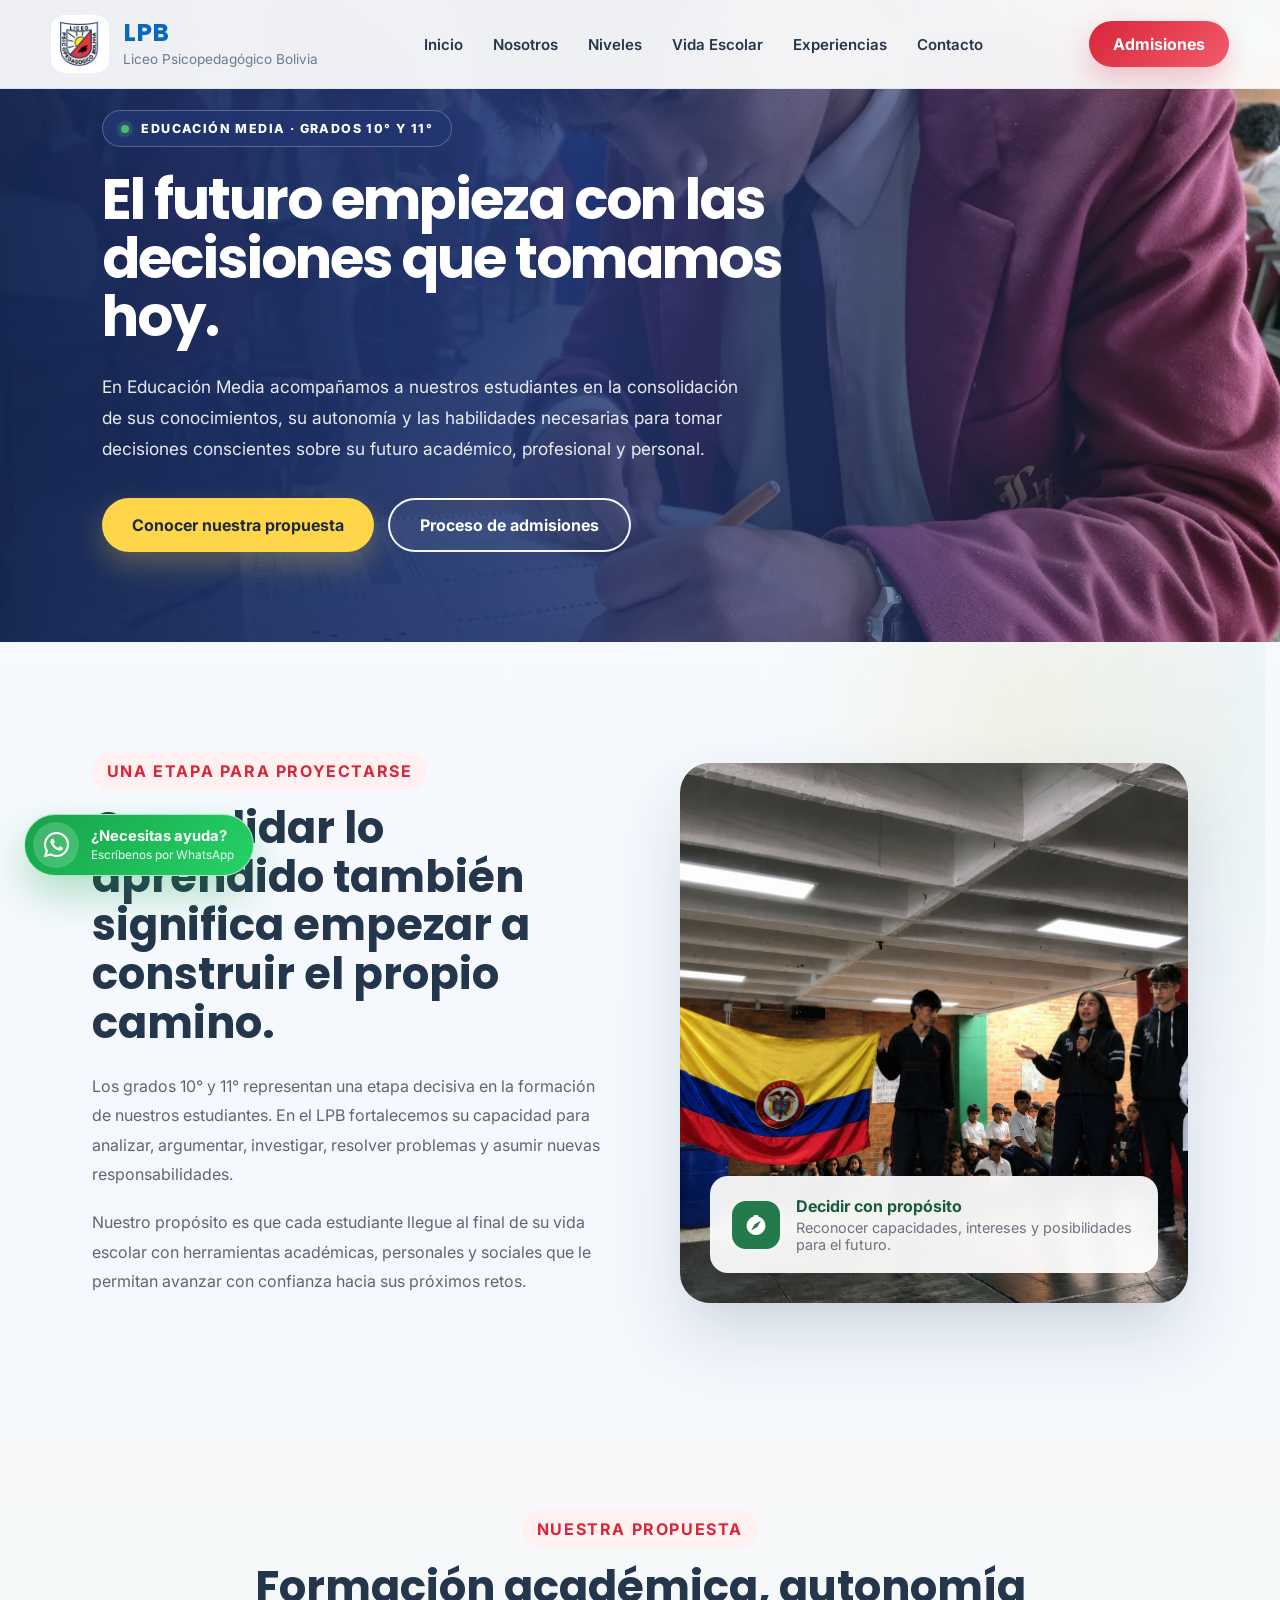
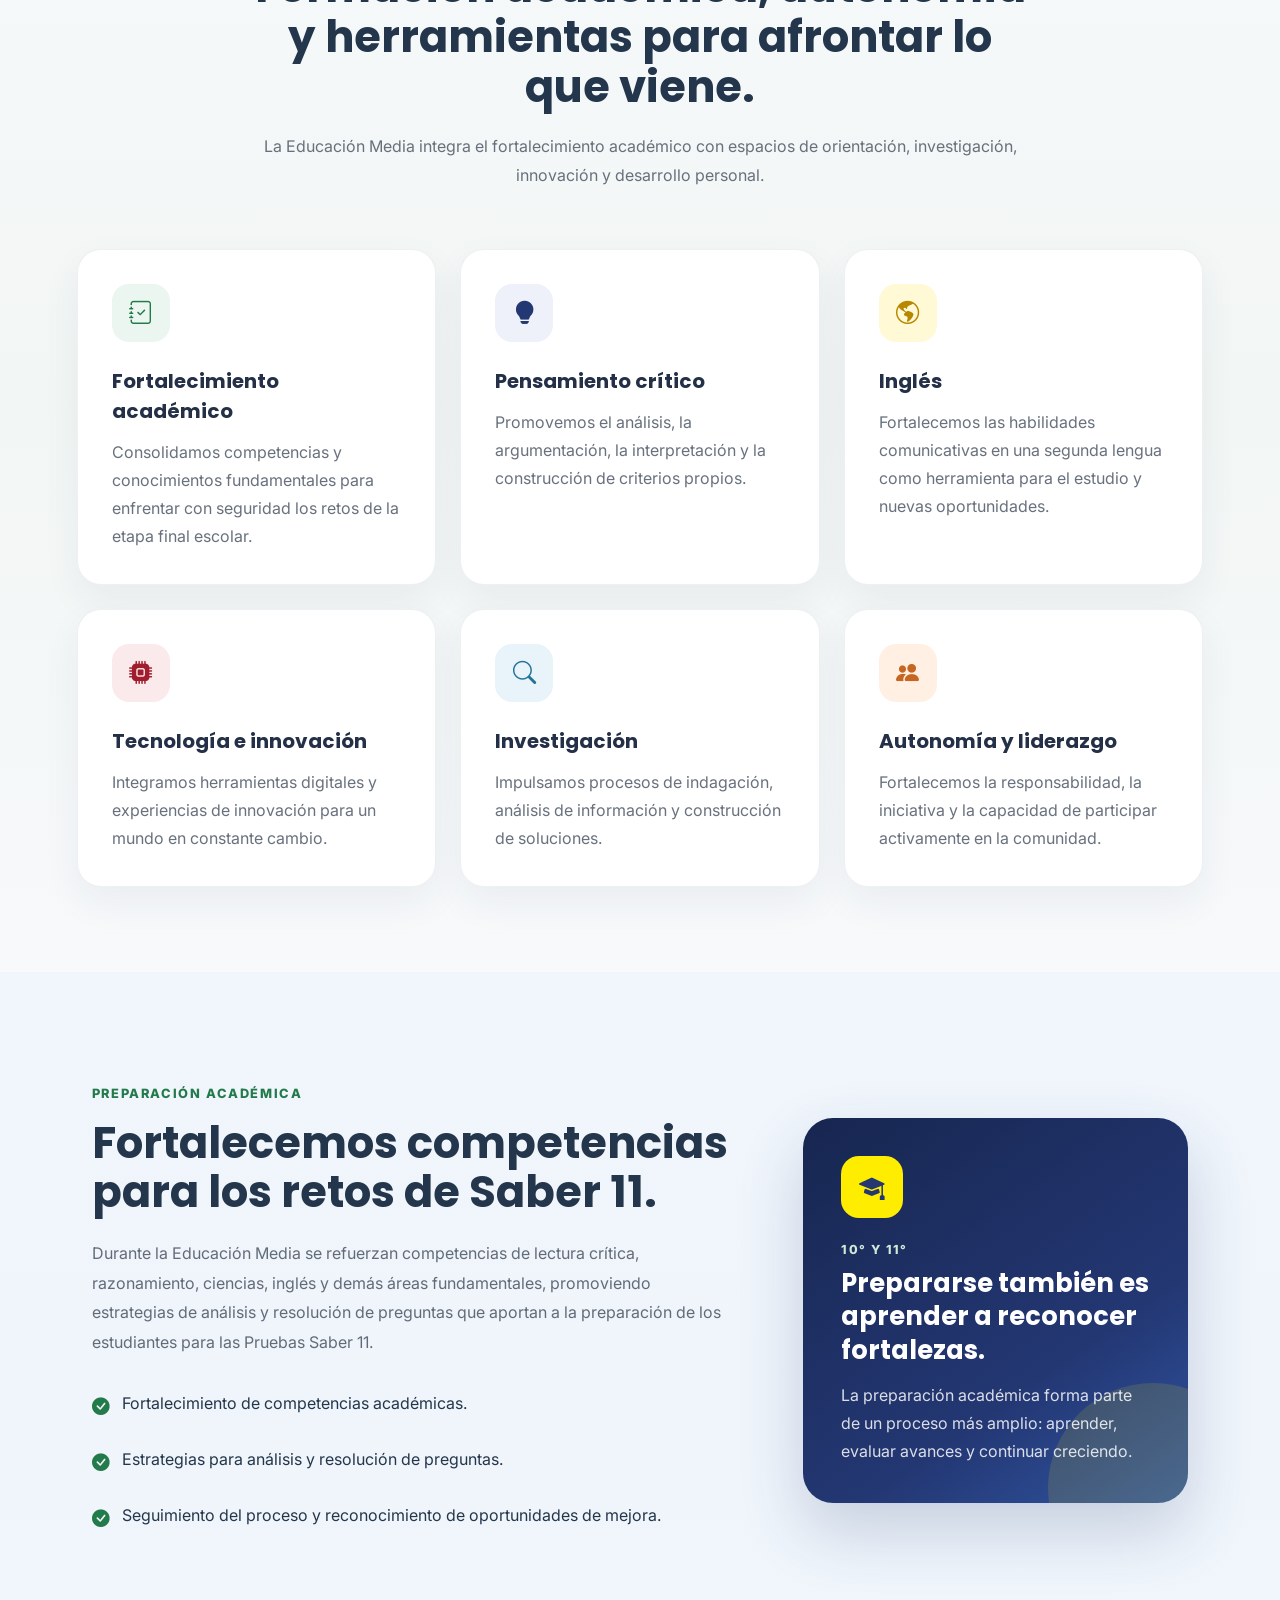
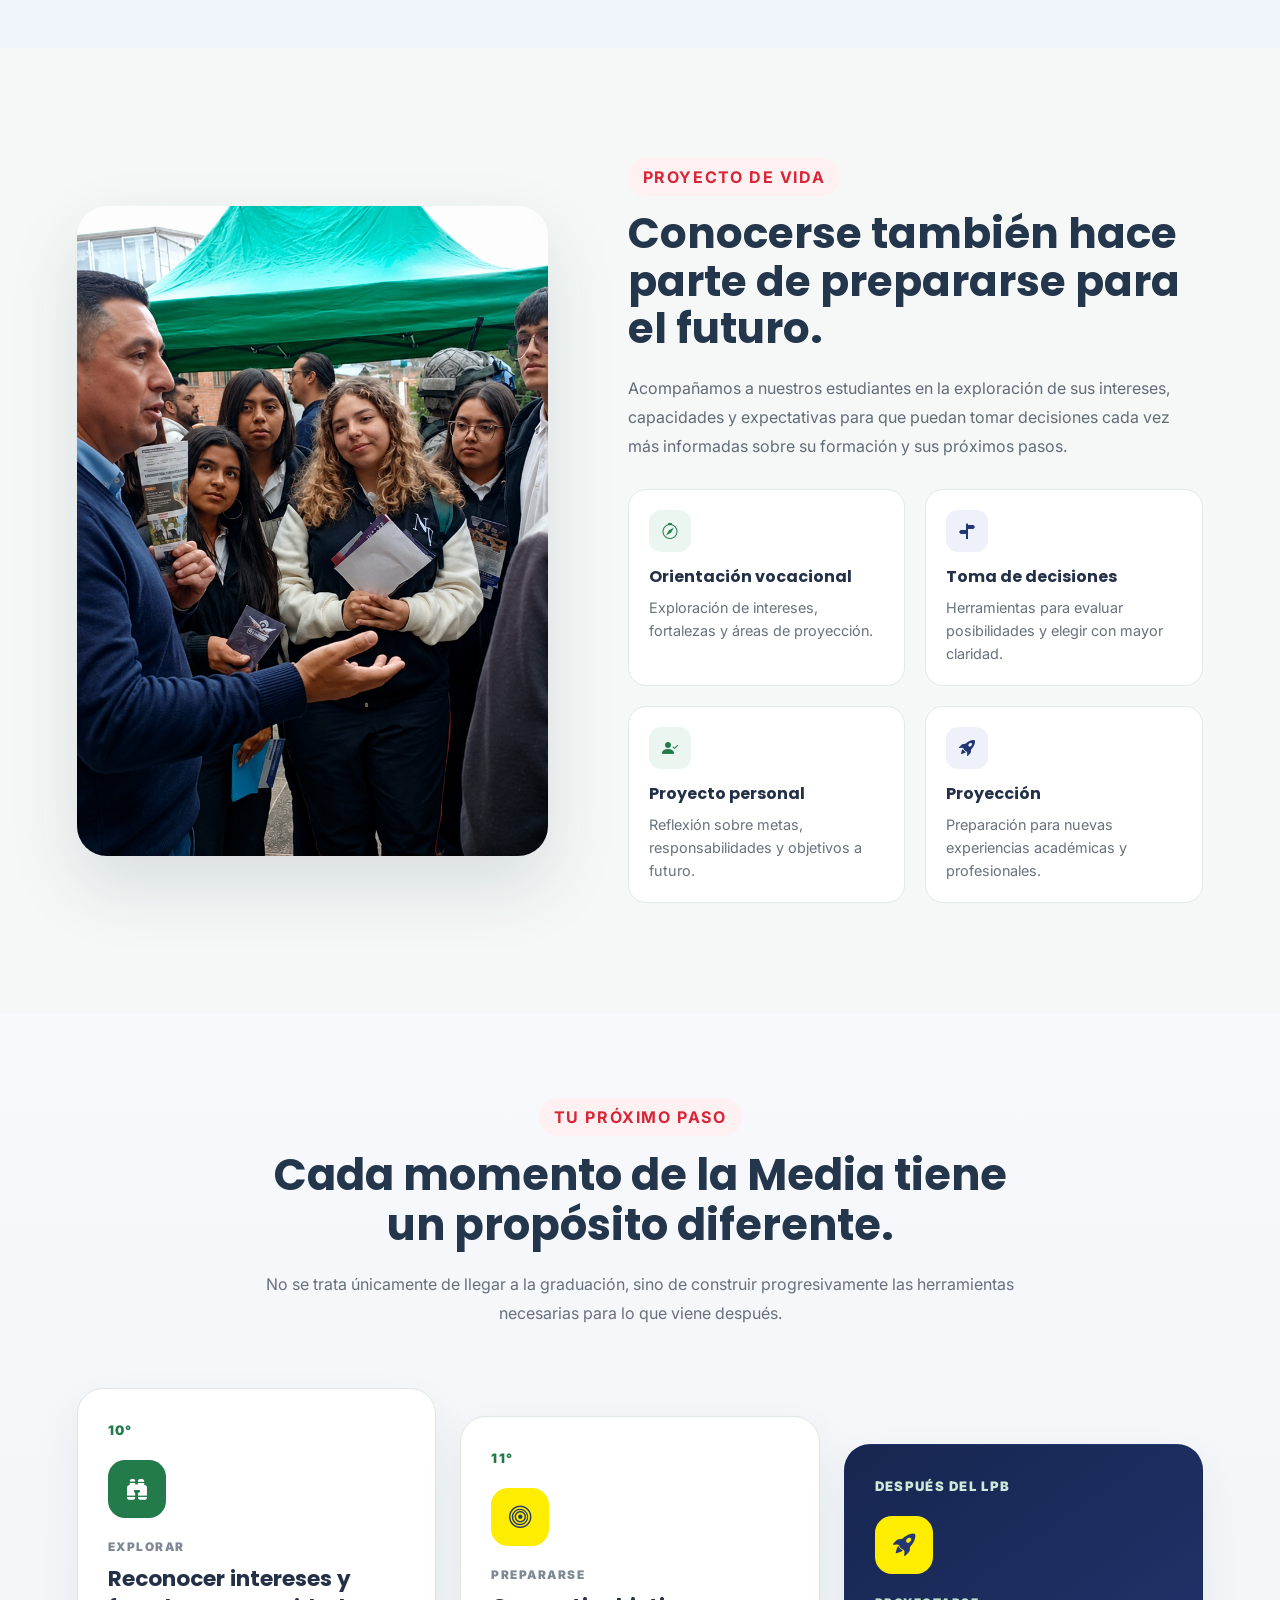
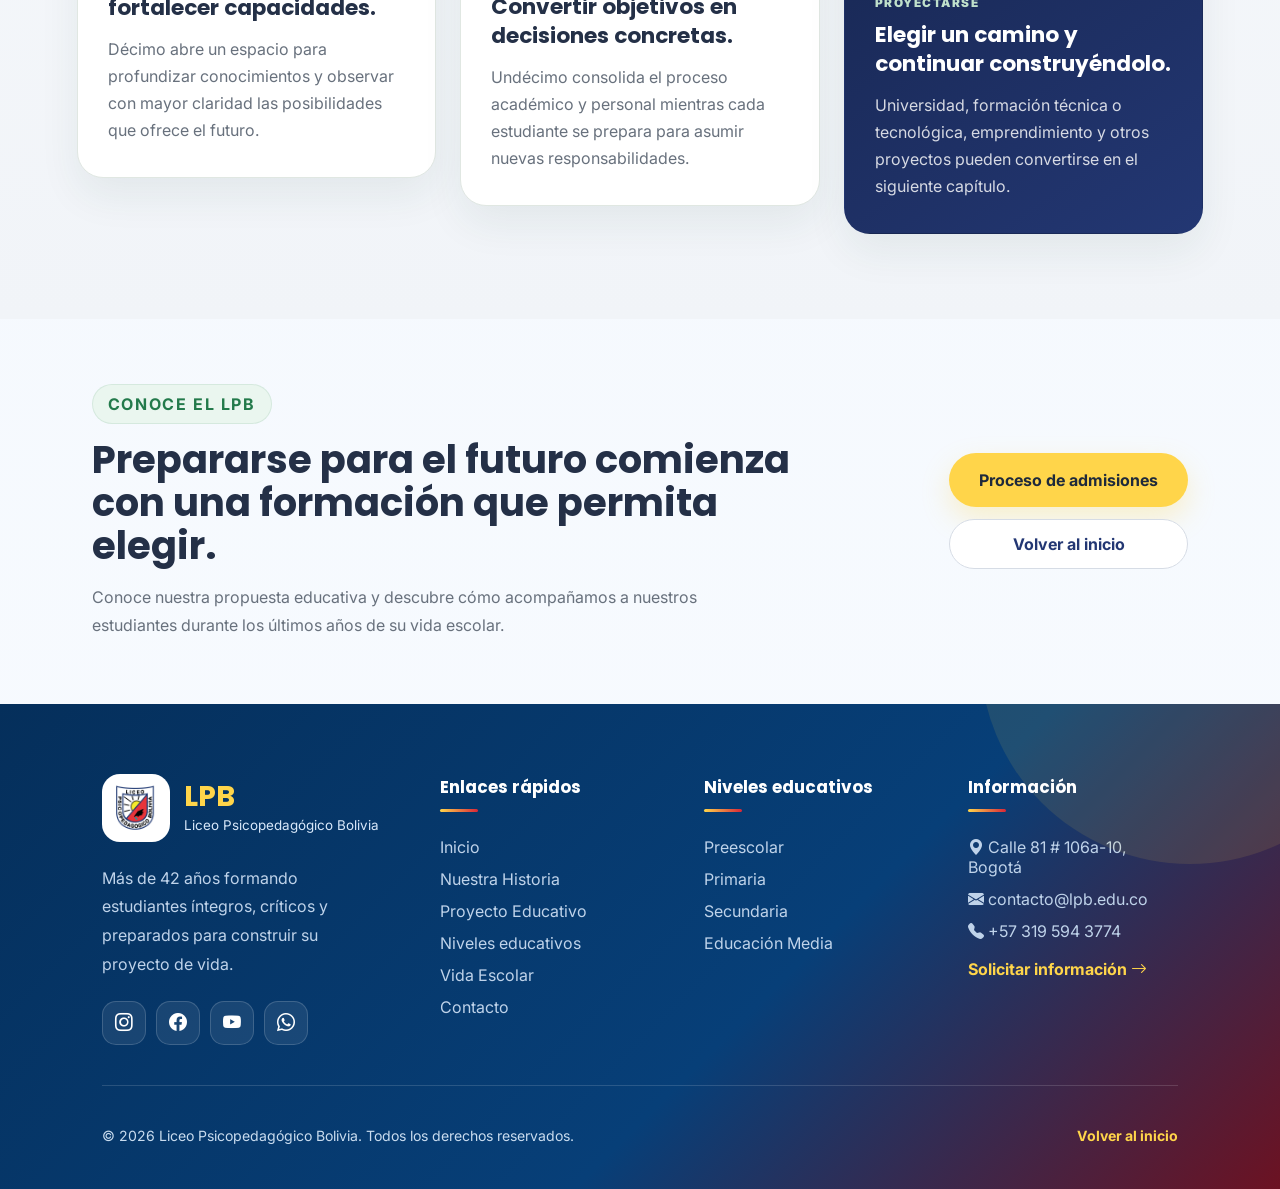
<file: paginas/media.html>
<!DOCTYPE html>
<html lang="es">
<head>
<meta charset="UTF-8">
<meta name="viewport" content="width=device-width, initial-scale=1.0">
<title>Educación Media | Liceo Psicopedagógico Bolivia</title>
<meta name="description" content="Conoce la propuesta educativa de Educación Media del Liceo Psicopedagógico Bolivia para los grados 10° y 11°.">
<link rel="preconnect" href="https://fonts.googleapis.com">
<link rel="preconnect" href="https://fonts.gstatic.com" crossorigin>
<link href="https://fonts.googleapis.com/css2?family=Poppins:wght@300;400;500;600;700;800&family=Inter:wght@300;400;500;600&display=swap" rel="stylesheet">
<link rel="stylesheet" href="https://cdn.jsdelivr.net/npm/bootstrap-icons@1.11.3/font/bootstrap-icons.min.css">
<link rel="stylesheet" href="../estilos.css">
<link rel="icon" type="image/png" sizes="512x512" href="../img/logo.png?v=2">
</head>
<body>
<header>
<nav class="navbar">
<a href="../index.html#inicio" class="logo" aria-label="Ir al inicio">
<img src="../img/logo.png" alt="Logo LPB">
<div><h2>LPB</h2><span>Liceo Psicopedagógico Bolivia</span></div>
</a>
<ul class="menu">
<li><a href="../index.html#inicio">Inicio</a></li>
<li><a href="../index.html#nosotros">Nosotros</a></li>
<li><a href="../index.html#niveles">Niveles</a></li>
<li><a href="../index.html#vida">Vida Escolar</a></li>
<li><a href="actividades.html">Experiencias</a></li>
<li><a href="../index.html#contacto">Contacto</a></li>
</ul>
<button class="menu-toggle" type="button" aria-label="Abrir menú" aria-expanded="false"><i class="bi bi-list"></i></button>
<a href="../index.html#contacto" class="btn-nav">Admisiones</a>
</nav>
</header>
<main>
<section class="media-hero">
<div class="media-hero-content">
<span class="media-tag">EDUCACIÓN MEDIA · GRADOS 10° Y 11°</span>
<h1>El futuro empieza con las decisiones que tomamos hoy.</h1>
<p>En Educación Media acompañamos a nuestros estudiantes en la consolidación de sus conocimientos, su autonomía y las habilidades necesarias para tomar decisiones conscientes sobre su futuro académico, profesional y personal.</p>
<div class="media-hero-buttons">
<a href="#propuesta" class="btn-primary">Conocer nuestra propuesta</a>
<a href="../index.html#contacto" class="btn-secondary">Proceso de admisiones</a>
</div>
</div>
</section>
<section class="media-intro">
<div class="media-intro-text">
<span class="section-tag">UNA ETAPA PARA PROYECTARSE</span>
<h2>Consolidar lo aprendido también significa empezar a construir el propio camino.</h2>
<p>Los grados 10° y 11° representan una etapa decisiva en la formación de nuestros estudiantes. En el LPB fortalecemos su capacidad para analizar, argumentar, investigar, resolver problemas y asumir nuevas responsabilidades.</p>
<p>Nuestro propósito es que cada estudiante llegue al final de su vida escolar con herramientas académicas, personales y sociales que le permitan avanzar con confianza hacia sus próximos retos.</p>
</div>
<div class="media-intro-image">
<img src="../img/media_exposicion.png" alt="Estudiantes de Educación Media del LPB">
<div class="media-image-detail"><i class="bi bi-compass-fill"></i><div><strong>Decidir con propósito</strong><span>Reconocer capacidades, intereses y posibilidades para el futuro.</span></div></div>
</div>
</section>
<section class="media-proposal" id="propuesta">
<div class="media-section-heading">
<span class="section-tag">NUESTRA PROPUESTA</span>
<h2>Formación académica, autonomía y herramientas para afrontar lo que viene.</h2>
<p>La Educación Media integra el fortalecimiento académico con espacios de orientación, investigación, innovación y desarrollo personal.</p>
</div>
<div class="media-proposal-grid">
<article class="media-card"><div class="media-card-icon"><i class="bi bi-journal-check"></i></div><h3>Fortalecimiento académico</h3><p>Consolidamos competencias y conocimientos fundamentales para enfrentar con seguridad los retos de la etapa final escolar.</p></article>
<article class="media-card"><div class="media-card-icon"><i class="bi bi-lightbulb-fill"></i></div><h3>Pensamiento crítico</h3><p>Promovemos el análisis, la argumentación, la interpretación y la construcción de criterios propios.</p></article>
<article class="media-card"><div class="media-card-icon"><i class="bi bi-globe-americas"></i></div><h3>Inglés</h3><p>Fortalecemos las habilidades comunicativas en una segunda lengua como herramienta para el estudio y nuevas oportunidades.</p></article>
<article class="media-card"><div class="media-card-icon"><i class="bi bi-cpu-fill"></i></div><h3>Tecnología e innovación</h3><p>Integramos herramientas digitales y experiencias de innovación para un mundo en constante cambio.</p></article>
<article class="media-card"><div class="media-card-icon"><i class="bi bi-search"></i></div><h3>Investigación</h3><p>Impulsamos procesos de indagación, análisis de información y construcción de soluciones.</p></article>
<article class="media-card"><div class="media-card-icon"><i class="bi bi-people-fill"></i></div><h3>Autonomía y liderazgo</h3><p>Fortalecemos la responsabilidad, la iniciativa y la capacidad de participar activamente en la comunidad.</p></article>
</div>
</section>
<section class="media-saber">
<div class="media-saber-content">
<span class="media-section-label">PREPARACIÓN ACADÉMICA</span>
<h2>Fortalecemos competencias para los retos de Saber 11.</h2>
<p>Durante la Educación Media se refuerzan competencias de lectura crítica, razonamiento, ciencias, inglés y demás áreas fundamentales, promoviendo estrategias de análisis y resolución de preguntas que aportan a la preparación de los estudiantes para las Pruebas Saber 11.</p>
<div class="media-saber-list">
<div><i class="bi bi-check-circle-fill"></i><span>Fortalecimiento de competencias académicas.</span></div>
<div><i class="bi bi-check-circle-fill"></i><span>Estrategias para análisis y resolución de preguntas.</span></div>
<div><i class="bi bi-check-circle-fill"></i><span>Seguimiento del proceso y reconocimiento de oportunidades de mejora.</span></div>
</div>
</div>
<div class="media-saber-card">
<div class="media-saber-icon"><i class="bi bi-mortarboard-fill"></i></div>
<span>10° Y 11°</span>
<h3>Prepararse también es aprender a reconocer fortalezas.</h3>
<p>La preparación académica forma parte de un proceso más amplio: aprender, evaluar avances y continuar creciendo.</p>
</div>
</section>
<section class="media-vocation">
<div class="media-vocation-image"><img src="../img/media_proyecto.png" alt="Orientación vocacional y proyecto de vida"></div>
<div class="media-vocation-content">
<span class="section-tag">PROYECTO DE VIDA</span>
<h2>Conocerse también hace parte de prepararse para el futuro.</h2>
<p>Acompañamos a nuestros estudiantes en la exploración de sus intereses, capacidades y expectativas para que puedan tomar decisiones cada vez más informadas sobre su formación y sus próximos pasos.</p>
<div class="media-vocation-grid">
<div><i class="bi bi-compass"></i><h3>Orientación vocacional</h3><p>Exploración de intereses, fortalezas y áreas de proyección.</p></div>
<div><i class="bi bi-signpost-split-fill"></i><h3>Toma de decisiones</h3><p>Herramientas para evaluar posibilidades y elegir con mayor claridad.</p></div>
<div><i class="bi bi-person-check-fill"></i><h3>Proyecto personal</h3><p>Reflexión sobre metas, responsabilidades y objetivos a futuro.</p></div>
<div><i class="bi bi-rocket-takeoff-fill"></i><h3>Proyección</h3><p>Preparación para nuevas experiencias académicas y profesionales.</p></div>
</div>
</div>
</section>
<section class="media-next">
<div class="media-section-heading">
<span class="section-tag">TU PRÓXIMO PASO</span>
<h2>Cada momento de la Media tiene un propósito diferente.</h2>
<p>No se trata únicamente de llegar a la graduación, sino de construir progresivamente las herramientas necesarias para lo que viene después.</p>
</div>
<div class="media-next-grid">
<article class="media-next-card media-next-10"><span class="media-next-grade">10°</span><div class="media-next-icon"><i class="bi bi-binoculars-fill"></i></div><span class="media-next-step">EXPLORAR</span><h3>Reconocer intereses y fortalecer capacidades.</h3><p>Décimo abre un espacio para profundizar conocimientos y observar con mayor claridad las posibilidades que ofrece el futuro.</p></article>
<article class="media-next-card media-next-11"><span class="media-next-grade">11°</span><div class="media-next-icon"><i class="bi bi-bullseye"></i></div><span class="media-next-step">PREPARARSE</span><h3>Convertir objetivos en decisiones concretas.</h3><p>Undécimo consolida el proceso académico y personal mientras cada estudiante se prepara para asumir nuevas responsabilidades.</p></article>
<article class="media-next-card media-next-future"><span class="media-next-grade">DESPUÉS DEL LPB</span><div class="media-next-icon"><i class="bi bi-rocket-takeoff-fill"></i></div><span class="media-next-step">PROYECTARSE</span><h3>Elegir un camino y continuar construyéndolo.</h3><p>Universidad, formación técnica o tecnológica, emprendimiento y otros proyectos pueden convertirse en el siguiente capítulo.</p></article>
</div>
</section>
<section class="media-cta">
<div><span class="section-tag">CONOCE EL LPB</span><h2>Prepararse para el futuro comienza con una formación que permita elegir.</h2><p>Conoce nuestra propuesta educativa y descubre cómo acompañamos a nuestros estudiantes durante los últimos años de su vida escolar.</p></div>
<div class="media-cta-buttons"><a href="../index.html#contacto" class="btn-primary">Proceso de admisiones</a><a href="../index.html" class="media-home-button">Volver al inicio</a></div>
</section>
</main>
<footer class="footer">

        <div class="footer-container">

            <div class="footer-brand">

                <a href="../index.html" class="footer-logo">

                    <img src="../img/logo.png"
                        alt="Logo del Liceo Psicopedagógico Bolivia">

                    <div>

                        <h2>LPB</h2>

                        <span>Liceo Psicopedagógico Bolivia</span>

                    </div>

                </a>

                <p>
                    Más de 42 años formando estudiantes íntegros,
                    críticos y preparados para construir su proyecto de vida.
                </p>

                <div class="footer-socials">

    <a class="instagram"
       href="https://www.instagram.com/liceopsicopedagogicobolivia/"
       target="_blank"
       rel="noopener"
       aria-label="Instagram del LPB">
        <i class="bi bi-instagram"></i>
    </a>

    <a class="facebook"
       href="https://www.facebook.com/PsicopedagogicoBolivia/"
       target="_blank"
       rel="noopener"
       aria-label="Facebook del LPB">
        <i class="bi bi-facebook"></i>
    </a>

    <a class="youtube"
       href="https://www.youtube.com/@LiceoPsicopedagogicoBoliviaE"
       target="_blank"
       rel="noopener"
       aria-label="YouTube del LPB">
        <i class="bi bi-youtube"></i>
    </a>

                    <a href="https://wa.me/573102539151"
                        class="whatsapp"
                        target="_blank"
                        rel="noopener"
                        aria-label="WhatsApp">

                        <i class="bi bi-whatsapp"></i>

                    </a>

                </div>

            </div>

            <div class="footer-column">

                <h3>Enlaces rápidos</h3>

                <a href="../index.html">Inicio</a>

                <a href="historia.html">Nuestra Historia</a>

                <a href="pei.html">Proyecto Educativo</a>

                <a href="../index.html#niveles">Niveles educativos</a>

                <a href="../index.html#vida">Vida Escolar</a>

                <a href="../index.html#contacto">Contacto</a>

            </div>

            <div class="footer-column">

                <h3>Niveles educativos</h3>

                <a href="preescolar.html">Preescolar</a>

                <a href="primaria.html">Primaria</a>

                <a href="secundaria.html">Secundaria</a>

                <a href="media.html">Educación Media</a>

            </div>

            <div class="footer-column footer-contact">

                <h3>Información</h3>

<a href="https://maps.app.goo.gl/JzAwRZgHfxtG99US8"
   target="_blank"
   rel="noopener">
    <i class="bi bi-geo-alt-fill"></i>
    Calle 81 # 106a-10, Bogotá
</a>

<a href="mailto:contacto@lpb.edu.co?subject=Consulta%20desde%20la%20p%C3%A1gina%20web%20del%20LPB">
    <i class="bi bi-envelope-fill"></i>
    contacto@lpb.edu.co
</a>

<a href="tel:+573195943774">
    <i class="bi bi-telephone-fill"></i>
    +57 319 594 3774
</a>

                <a href="https://wa.me/573102539151?text=Buenas%2C%20necesito%20m%C3%A1s%20informaci%C3%B3n%20sobre%20el%20colegio."
    class="footer-contact-link"
    target="_blank"
    rel="noopener">

                    Solicitar información

                    <i class="bi bi-arrow-right"></i>

                </a>

            </div>

        </div>

        <div class="footer-copy">

            <span>
                © 2026 Liceo Psicopedagógico Bolivia.
                Todos los derechos reservados.
            </span>

            <a href="#">
                Volver al inicio
            </a>

        </div>

    </footer>
<a class="whatsapp-float" href="https://wa.me/573102539151?text=Hola%2C%20quiero%20informaci%C3%B3n%20sobre%20Educaci%C3%B3n%20Media%20del%20LPB" target="_blank" rel="noopener" aria-label="Contactar por WhatsApp"><span class="whatsapp-icon"><i class="bi bi-whatsapp"></i></span><span class="whatsapp-text"><strong>¿Necesitas ayuda?</strong><small>Escríbenos por WhatsApp</small></span></a>
<button class="back-to-top" type="button" aria-label="Volver arriba" title="Volver arriba"><i class="bi bi-arrow-up"></i></button>
<script src="../script.js"></script>
</body>
</html>
</file>
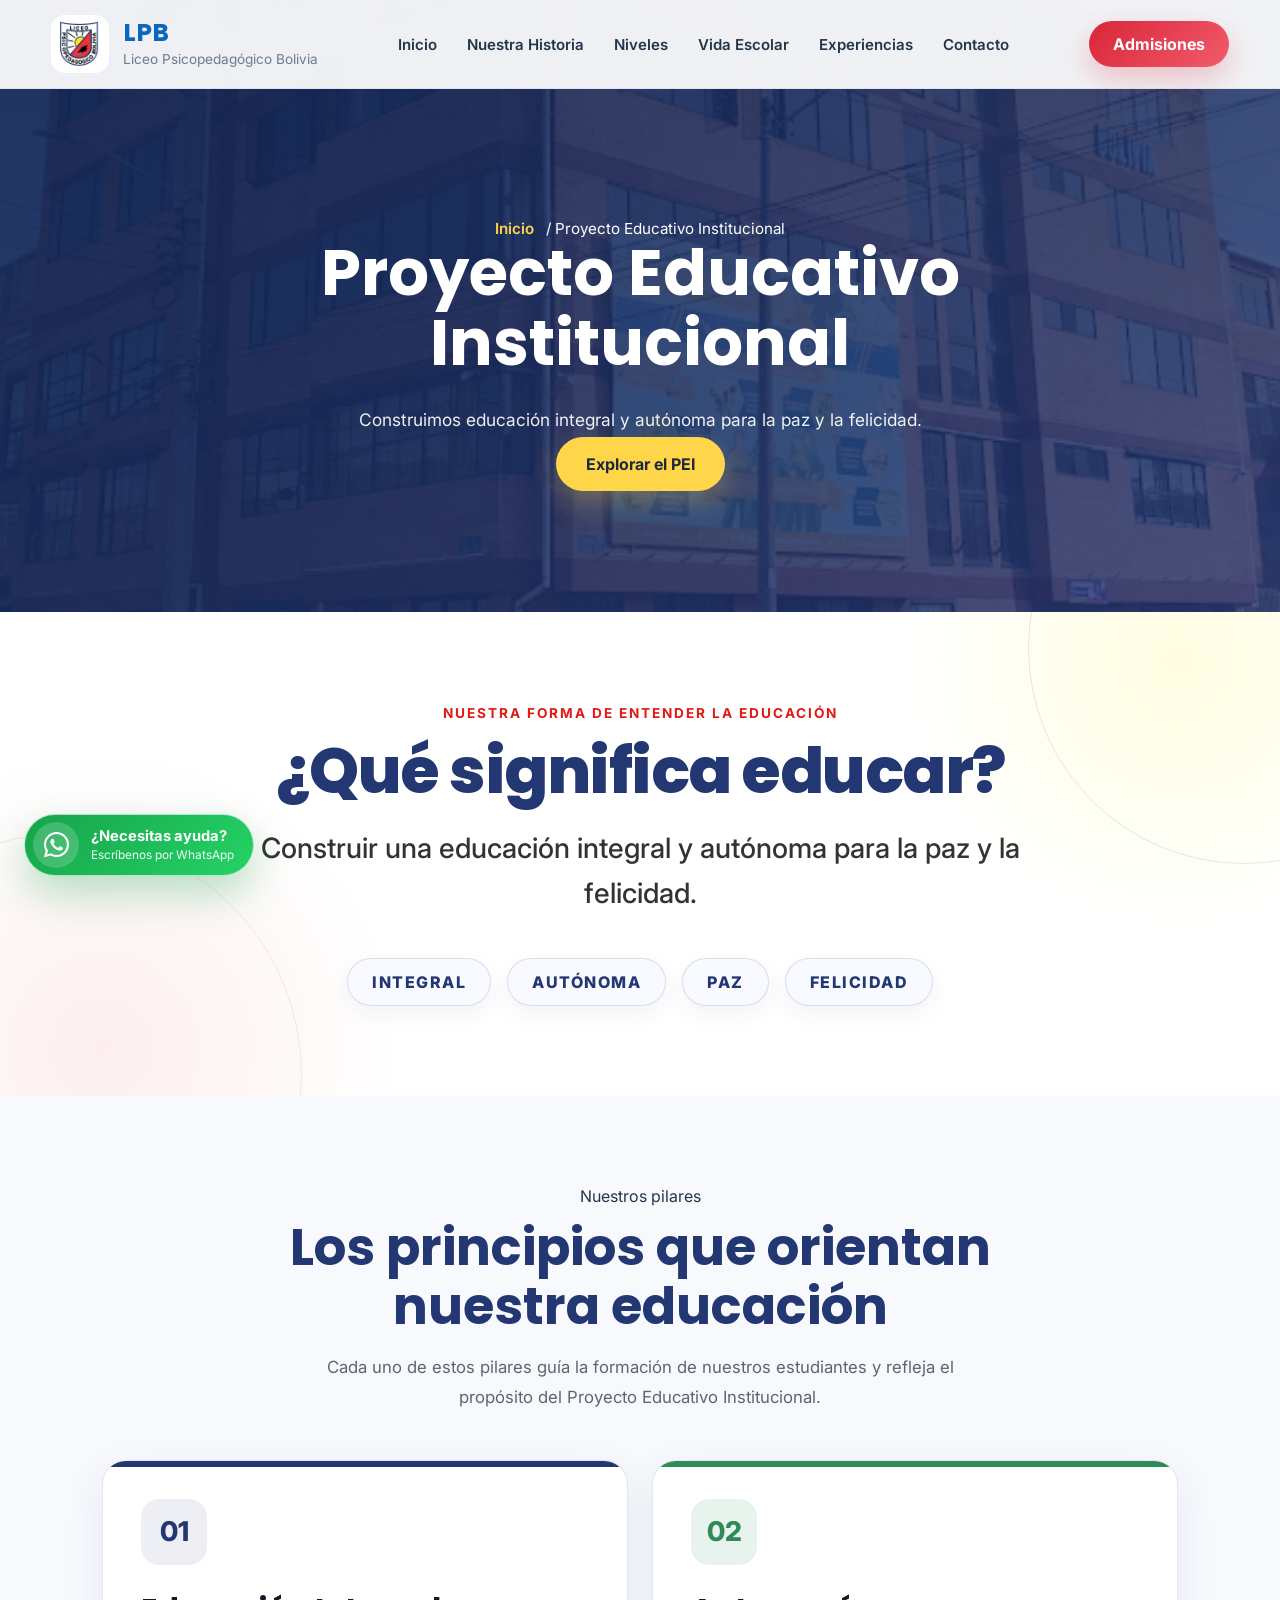
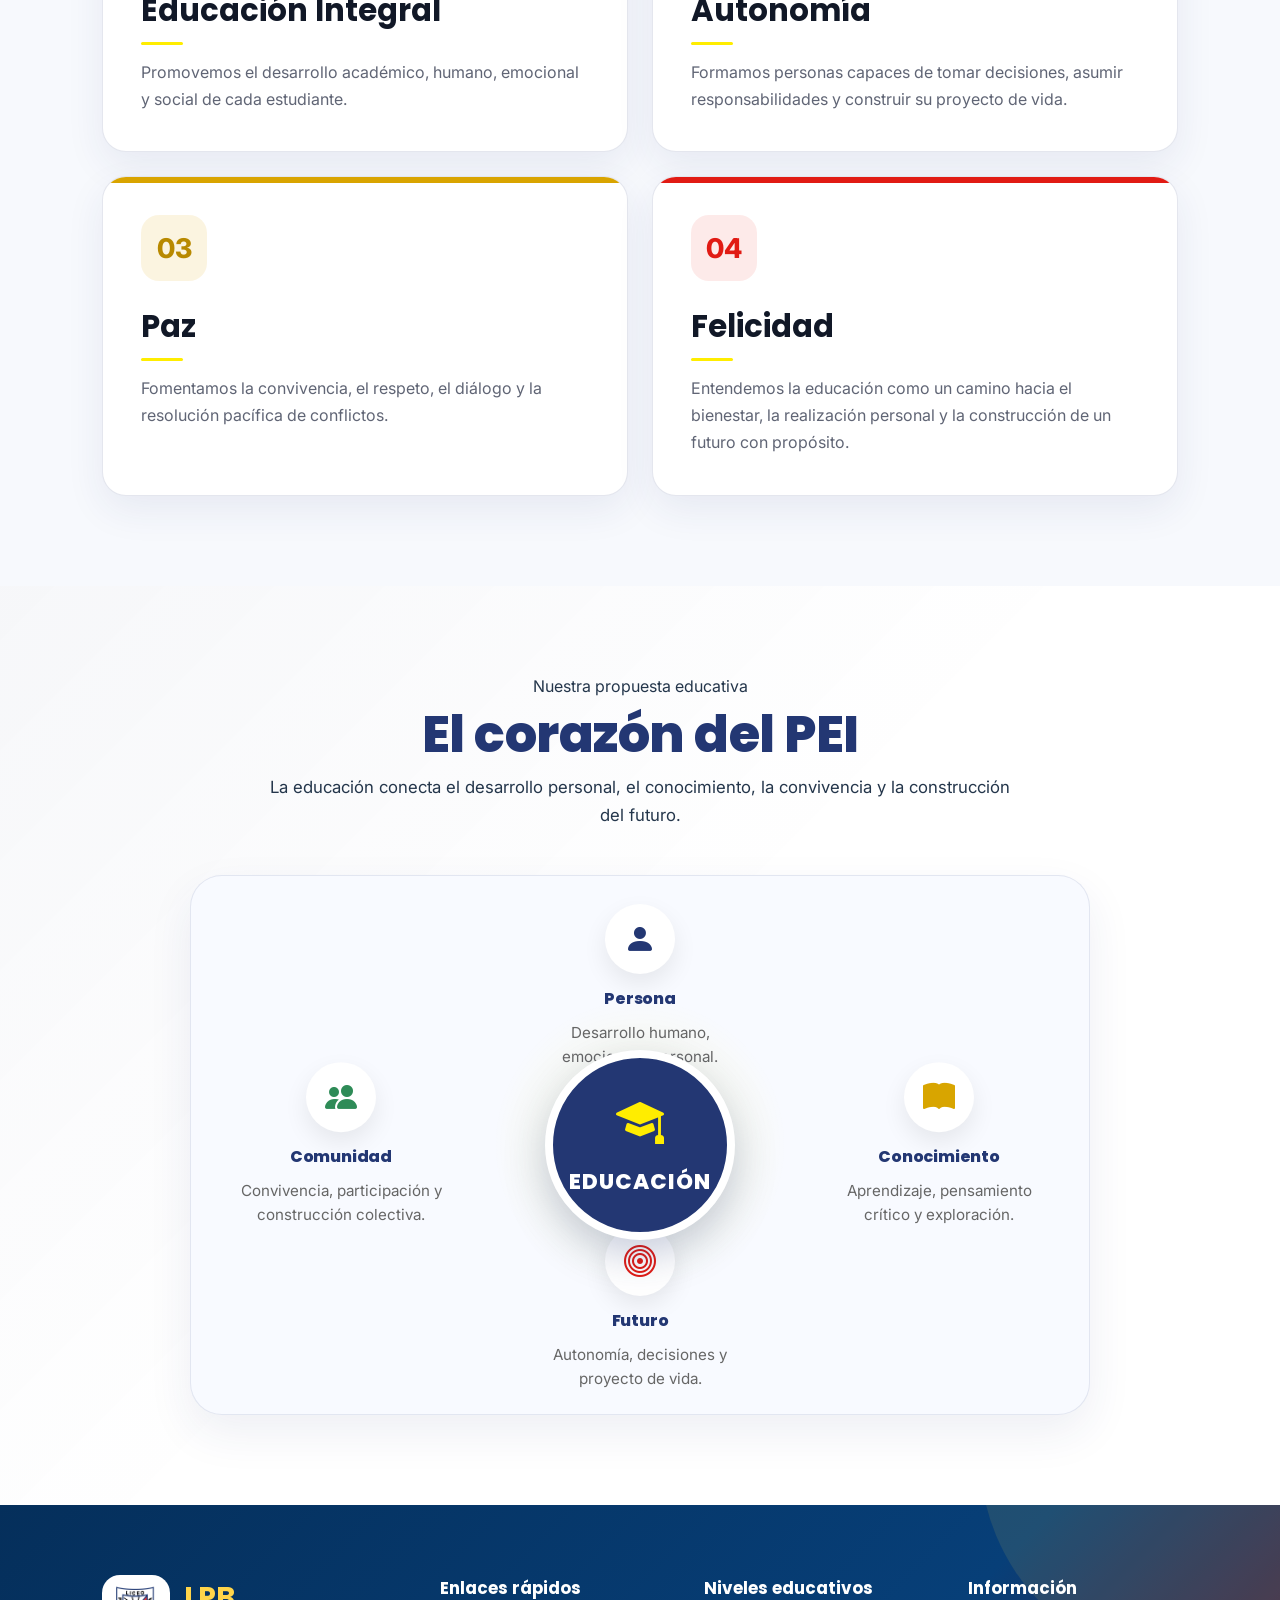
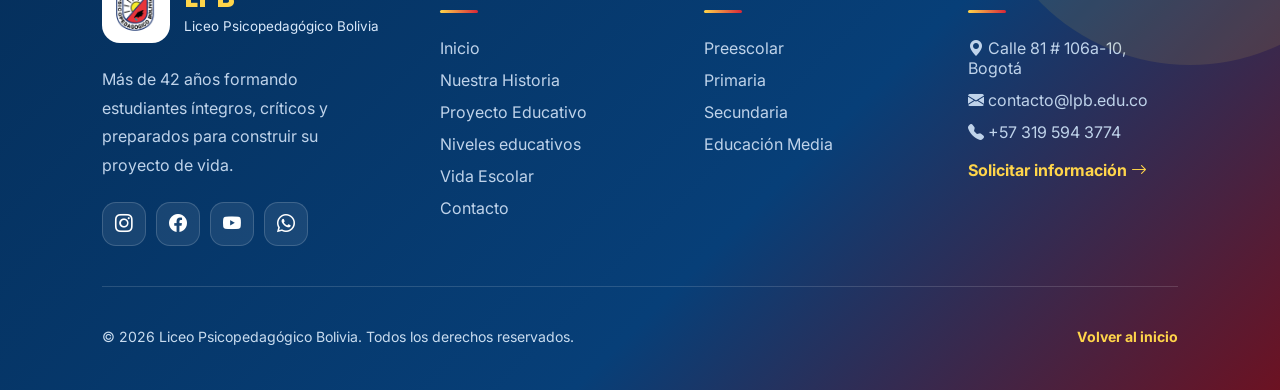
<file: paginas/pei.html>
<!DOCTYPE html>
<html lang="es">

<head>

<meta charset="UTF-8">
<meta name="viewport" content="width=device-width, initial-scale=1.0">

<title>PEI | Liceo Psicopedagógico Bolivia</title>

<meta name="description"
content="Conoce la historia, misión, visión, principios y valores del Liceo Psicopedagógico Bolivia.">

<link rel="preconnect" href="https://fonts.googleapis.com">
<link rel="preconnect" href="https://fonts.gstatic.com" crossorigin>

<link href="https://fonts.googleapis.com/css2?family=Poppins:wght@300;400;500;600;700;800&family=Inter:wght@300;400;500;600&display=swap"
rel="stylesheet">

<link rel="stylesheet"
href="https://cdn.jsdelivr.net/npm/bootstrap-icons@1.11.3/font/bootstrap-icons.min.css">

<link rel="stylesheet" href="../estilos.css">

<link rel="icon" type="image/png" sizes="512x512" href="../img/logo.png?v=2">
    
</head>

<body>

<header>

<nav class="navbar">

<a href="../index.html" class="logo">

<img src="../img/logo.png" alt="Logo LPB">

<div>

<h2>LPB</h2>

<span>Liceo Psicopedagógico Bolivia</span>

</div>

</a>

<ul class="menu">

<li><a href="../index.html">Inicio</a></li>

<li><a href="historia.html" class="active">Nuestra Historia</a></li>

<li><a href="../index.html#niveles">Niveles</a></li>

<li><a href="../index.html#vida">Vida Escolar</a></li>

<li><a href="../index.html#experiencias">Experiencias</a></li>

<li><a href="../index.html#contacto">Contacto</a></li>

</ul>

<button class="menu-toggle"
type="button"
aria-label="Abrir menú"
aria-expanded="false">

<i class="bi bi-list"></i>

</button>

<a href="../index.html#contacto" class="btn-nav">

Admisiones

</a>

</nav>

</header>

    <main>

        <!-- ================================
             HERO PEI
        ================================= -->

        <section class="internal-hero pei-hero">

            <div class="internal-overlay"></div>

            <div class="internal-hero-content">

                <span class="internal-breadcrumb">
                    <a href="../index.html">Inicio</a>
                    /
                    Proyecto Educativo Institucional
                </span>

                <h1>Proyecto Educativo Institucional</h1>

                <p>
                    Construimos educación integral y autónoma
                    para la paz y la felicidad.
                </p>

                <a href="#declaracion" class="btn-primary">
                    Explorar el PEI
                </a>

            </div>

        </section>


        <!-- ================================
             DECLARACIÓN DEL PEI
        ================================= -->

        <section class="pei-declaration" id="declaracion">

            <div class="pei-declaration-content">

                <span class="section-label">
                    Nuestra forma de entender la educación
                </span>

                <h2>¿Qué significa educar?</h2>

                <p class="pei-main-phrase">
                    Construir una educación integral y autónoma
                    para la paz y la felicidad.
                </p>

                <div class="pei-concepts">

                    <span class="pei-concept">Integral</span>
                    <span class="pei-concept">Autónoma</span>
                    <span class="pei-concept">Paz</span>
                    <span class="pei-concept">Felicidad</span>

                </div>

            </div>

        </section>

        <!-- ================================
     PILARES DEL PEI
================================= -->

<section class="pei-pillars">

    <div class="container">

        <div class="section-heading">

            <span class="section-label">
                Nuestros pilares
            </span>

            <h2>
                Los principios que orientan nuestra educación
            </h2>

            <p>
                Cada uno de estos pilares guía la formación de nuestros estudiantes
                y refleja el propósito del Proyecto Educativo Institucional.
            </p>

        </div>

        <div class="pillar-list">

            <article class="pillar-item">

                <span class="pillar-number">01</span>

                <div class="pillar-content">

                    <h3>Educación Integral</h3>

                    <p>
                        Promovemos el desarrollo académico, humano,
                        emocional y social de cada estudiante.
                    </p>

                </div>

            </article>

            <article class="pillar-item">

                <span class="pillar-number">02</span>

                <div class="pillar-content">

                    <h3>Autonomía</h3>

                    <p>
                        Formamos personas capaces de tomar decisiones,
                        asumir responsabilidades y construir su proyecto de vida.
                    </p>

                </div>

            </article>

            <article class="pillar-item">

                <span class="pillar-number">03</span>

                <div class="pillar-content">

                    <h3>Paz</h3>

                    <p>
                        Fomentamos la convivencia, el respeto,
                        el diálogo y la resolución pacífica de conflictos.
                    </p>

                </div>

            </article>

            <article class="pillar-item">

                <span class="pillar-number">04</span>

                <div class="pillar-content">

                    <h3>Felicidad</h3>

                    <p>
                        Entendemos la educación como un camino
                        hacia el bienestar, la realización personal
                        y la construcción de un futuro con propósito.
                    </p>

                </div>

            </article>

        </div>

    </div>

</section>


        <!-- =================================
             CORAZÓN DEL PEI
        ================================== -->

        <section class="pei-core">

            <div class="container">

                <div class="section-heading">

                    <span class="section-label">
                        Nuestra propuesta educativa
                    </span>

                    <h2>El corazón del PEI</h2>

                    <p>
                        La educación conecta el desarrollo personal,
                        el conocimiento, la convivencia y la construcción
                        del futuro.
                    </p>

                </div>

                <div class="pei-diagram">

                    <div class="diagram-center">

                        <i class="bi bi-mortarboard-fill"></i>
                        <h3>Educación</h3>

                    </div>

                    <div class="diagram-item top">

                        <i class="bi bi-person-fill"></i>
                        <h4>Persona</h4>

                        <p>
                            Desarrollo humano, emocional y personal.
                        </p>

                    </div>

                    <div class="diagram-item left">

                        <i class="bi bi-people-fill"></i>
                        <h4>Comunidad</h4>

                        <p>
                            Convivencia, participación y construcción colectiva.
                        </p>

                    </div>

                    <div class="diagram-item right">

                        <i class="bi bi-book-fill"></i>
                        <h4>Conocimiento</h4>

                        <p>
                            Aprendizaje, pensamiento crítico y exploración.
                        </p>

                    </div>

                    <div class="diagram-item bottom">

                        <i class="bi bi-bullseye"></i>
                        <h4>Futuro</h4>

                        <p>
                            Autonomía, decisiones y proyecto de vida.
                        </p>

                    </div>

                </div>

            </div>

        </section>

    </main>

<!--=====================================
FOOTER
======================================-->

<footer class="footer">

        <div class="footer-container">

            <div class="footer-brand">

                <a href="../index.html" class="footer-logo">

                    <img src="../img/logo.png"
                        alt="Logo del Liceo Psicopedagógico Bolivia">

                    <div>

                        <h2>LPB</h2>

                        <span>Liceo Psicopedagógico Bolivia</span>

                    </div>

                </a>

                <p>
                    Más de 42 años formando estudiantes íntegros,
                    críticos y preparados para construir su proyecto de vida.
                </p>

                <div class="footer-socials">

    <a class="instagram"
       href="https://www.instagram.com/liceopsicopedagogicobolivia/"
       target="_blank"
       rel="noopener"
       aria-label="Instagram del LPB">
        <i class="bi bi-instagram"></i>
    </a>

    <a class="facebook"
       href="https://www.facebook.com/PsicopedagogicoBolivia/"
       target="_blank"
       rel="noopener"
       aria-label="Facebook del LPB">
        <i class="bi bi-facebook"></i>
    </a>

    <a class="youtube"
       href="https://www.youtube.com/@LiceoPsicopedagogicoBoliviaE"
       target="_blank"
       rel="noopener"
       aria-label="YouTube del LPB">
        <i class="bi bi-youtube"></i>
    </a>

                    <a href="https://wa.me/573102539151"
                        class="whatsapp"
                        target="_blank"
                        rel="noopener"
                        aria-label="WhatsApp">

                        <i class="bi bi-whatsapp"></i>

                    </a>

                </div>

            </div>

            <div class="footer-column">

                <h3>Enlaces rápidos</h3>

                <a href="../index.html">Inicio</a>

                <a href="historia.html">Nuestra Historia</a>

                <a href="pei.html">Proyecto Educativo</a>

                <a href="../index.html#niveles">Niveles educativos</a>

                <a href="../index.html#vida">Vida Escolar</a>

                <a href="../index.html#contacto">Contacto</a>

            </div>

            <div class="footer-column">

                <h3>Niveles educativos</h3>

                <a href="preescolar.html">Preescolar</a>

                <a href="primaria.html">Primaria</a>

                <a href="secundaria.html">Secundaria</a>

                <a href="media.html">Educación Media</a>

            </div>

            <div class="footer-column footer-contact">

                <h3>Información</h3>

<a href="https://maps.app.goo.gl/JzAwRZgHfxtG99US8"
   target="_blank"
   rel="noopener">
    <i class="bi bi-geo-alt-fill"></i>
    Calle 81 # 106a-10, Bogotá
</a>

<a href="mailto:contacto@lpb.edu.co?subject=Consulta%20desde%20la%20p%C3%A1gina%20web%20del%20LPB">
    <i class="bi bi-envelope-fill"></i>
    contacto@lpb.edu.co
</a>

<a href="tel:+573195943774">
    <i class="bi bi-telephone-fill"></i>
    +57 319 594 3774
</a>

                <a href="https://wa.me/573102539151?text=Buenas%2C%20necesito%20m%C3%A1s%20informaci%C3%B3n%20sobre%20el%20colegio."
   target="_blank"
   rel="noopener noreferrer"
   class="footer-contact-link">

    Solicitar información

    <i class="bi bi-arrow-right"></i>
</a>

            </div>

        </div>

        <div class="footer-copy">

            <span>
                © 2026 Liceo Psicopedagógico Bolivia.
                Todos los derechos reservados.
            </span>

            <a href="#">
                Volver al inicio
            </a>

        </div>

    </footer>

<a class="whatsapp-float"
href="https://wa.me/573102539151?text=Hola%2C%20quiero%20informaci%C3%B3n%20sobre%20el%20LPB"
target="_blank"
rel="noopener"
aria-label="Contactar por WhatsApp">

<span class="whatsapp-icon">

<i class="bi bi-whatsapp"></i>

</span>

<span class="whatsapp-text">

<strong>¿Necesitas ayuda?</strong>

<small>Escríbenos por WhatsApp</small>

</span>

</a>

<button class="back-to-top"
type="button"
aria-label="Volver arriba"
title="Volver arriba">

<i class="bi bi-arrow-up"></i>

</button>

<script src="../script.js"></script>

</body>

</html>
</file>
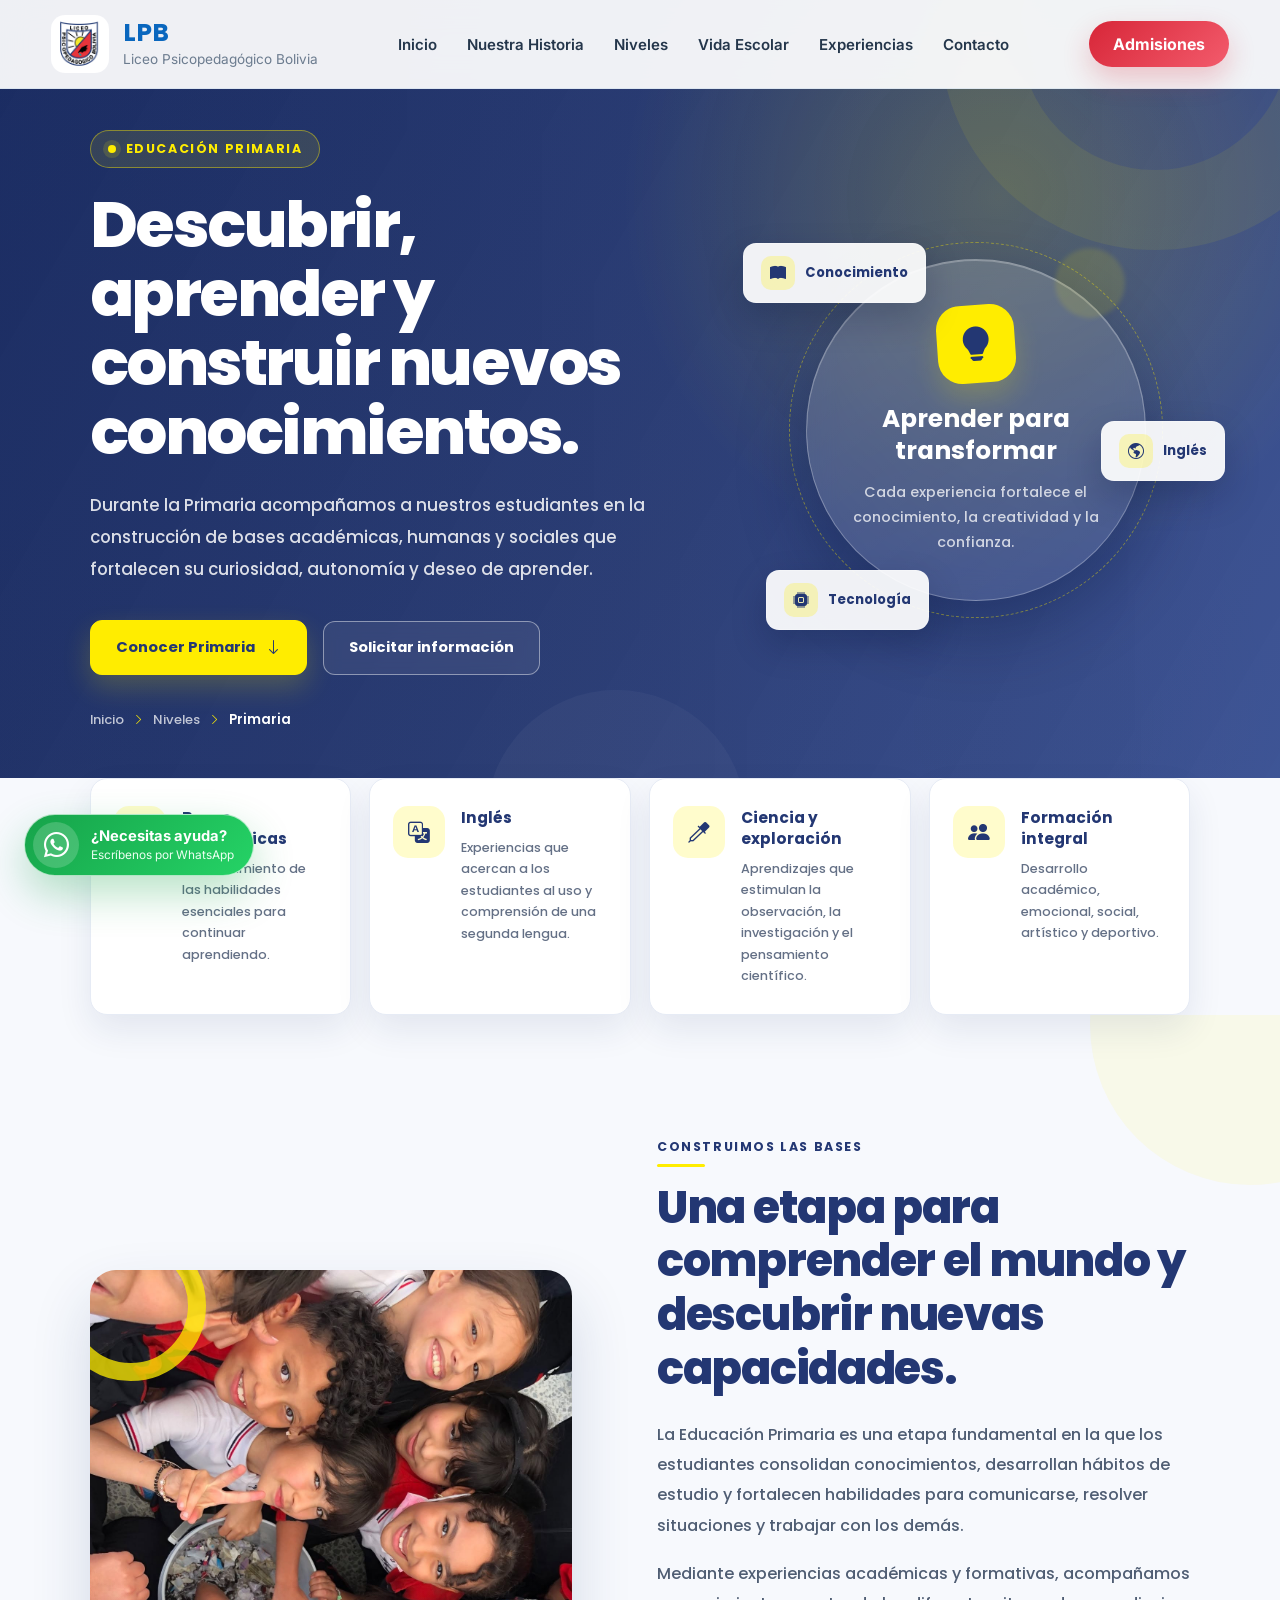
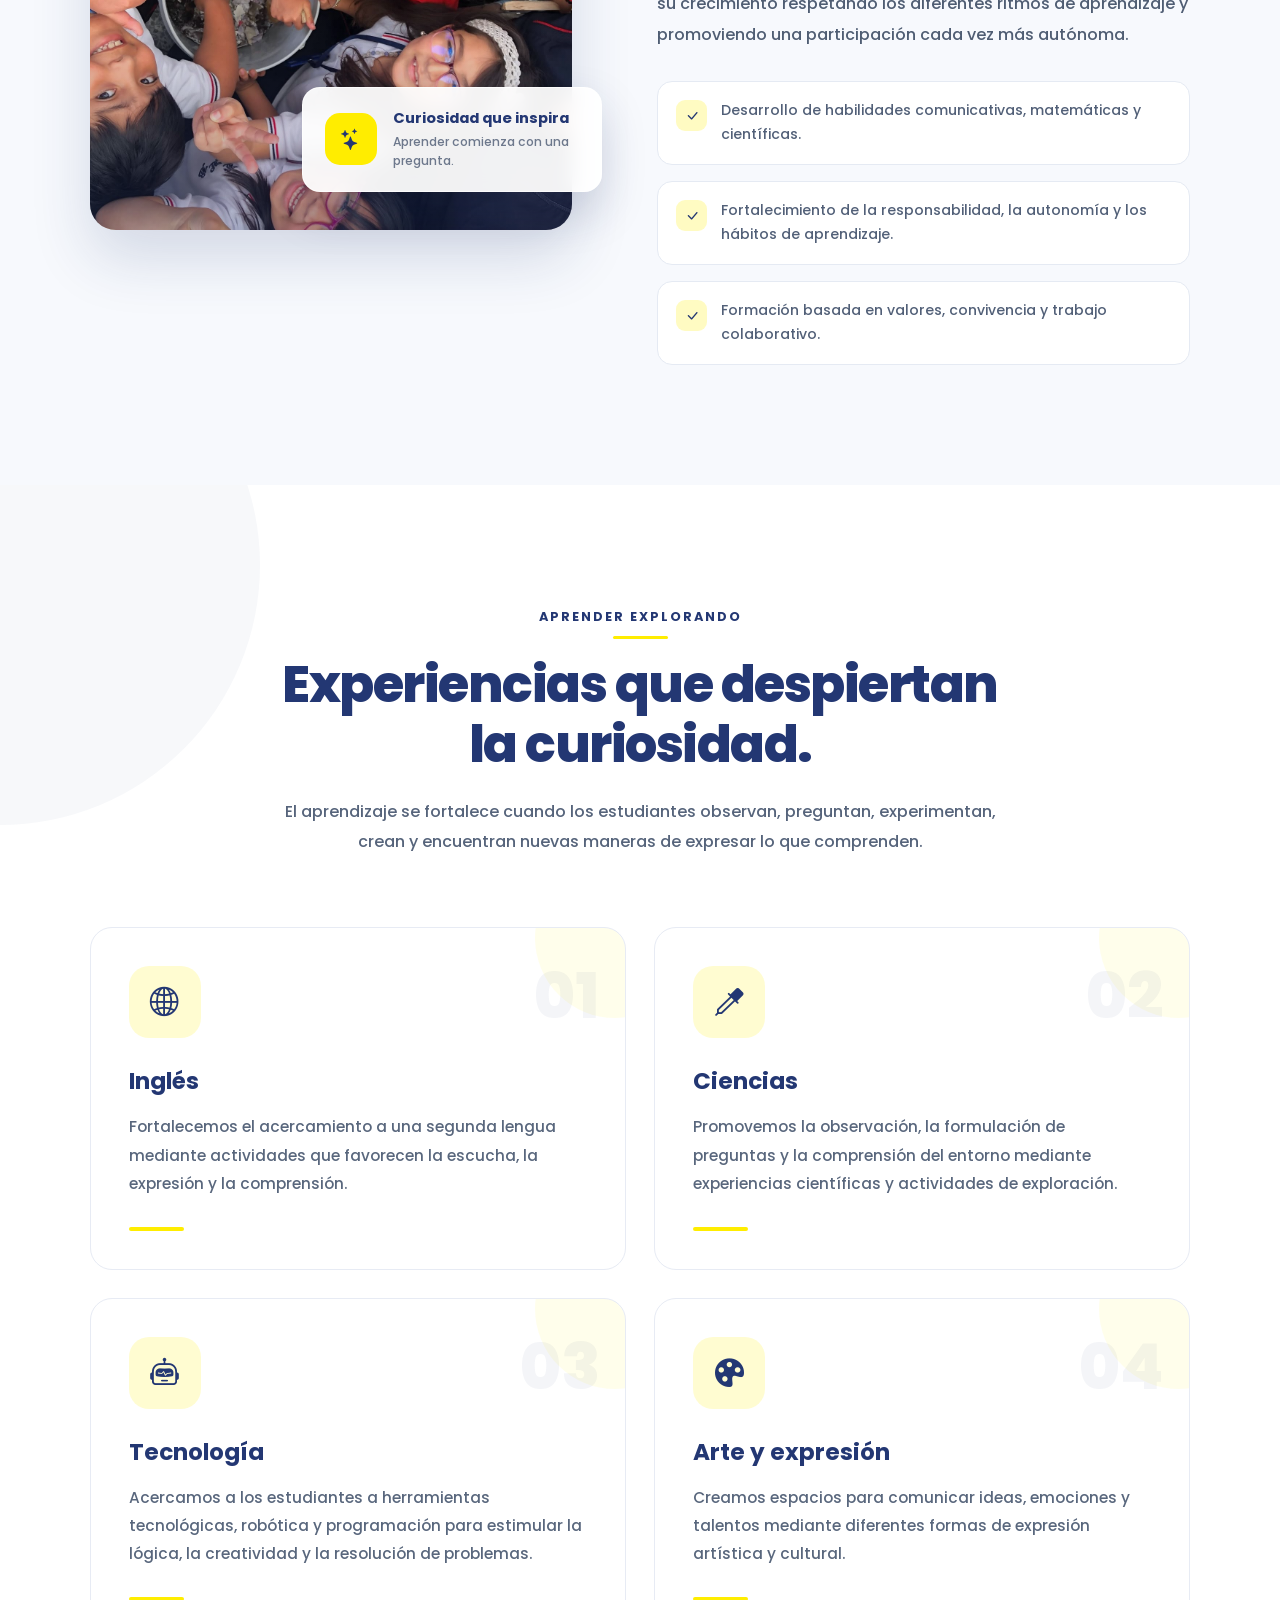
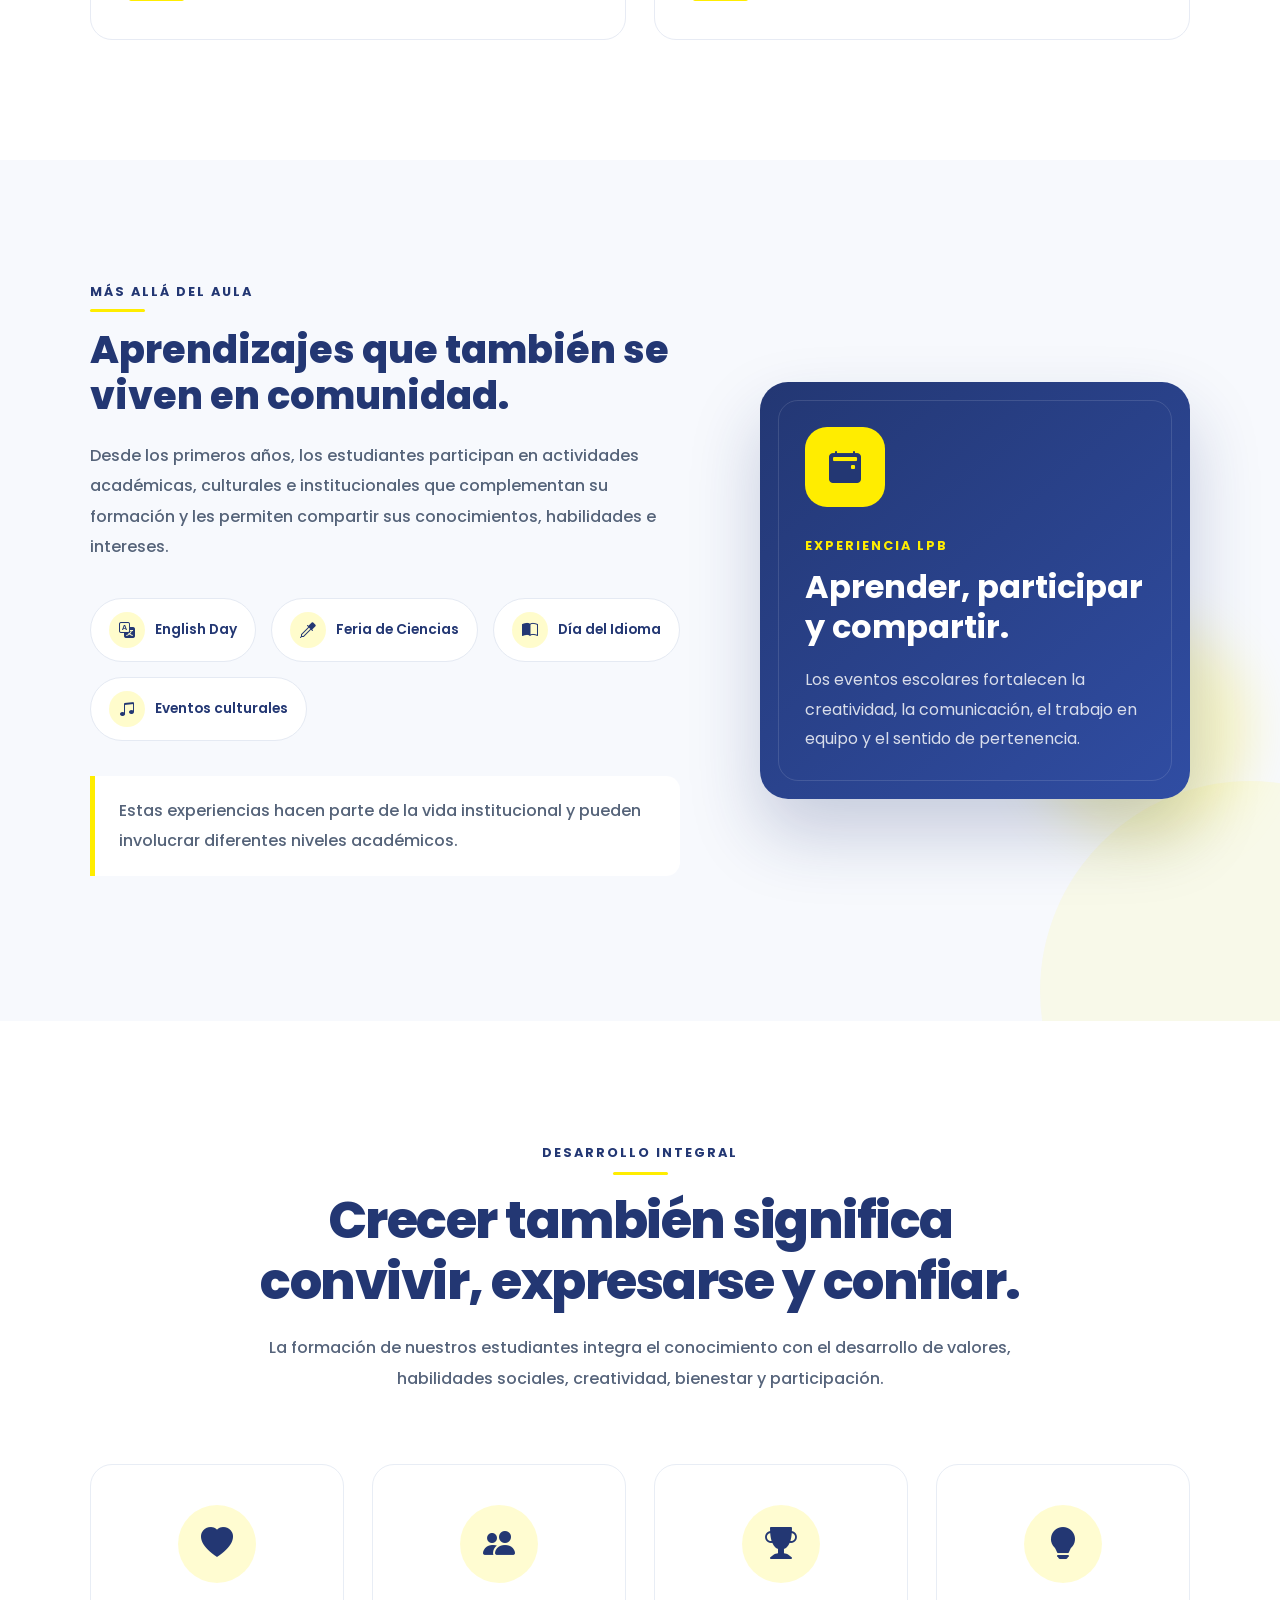
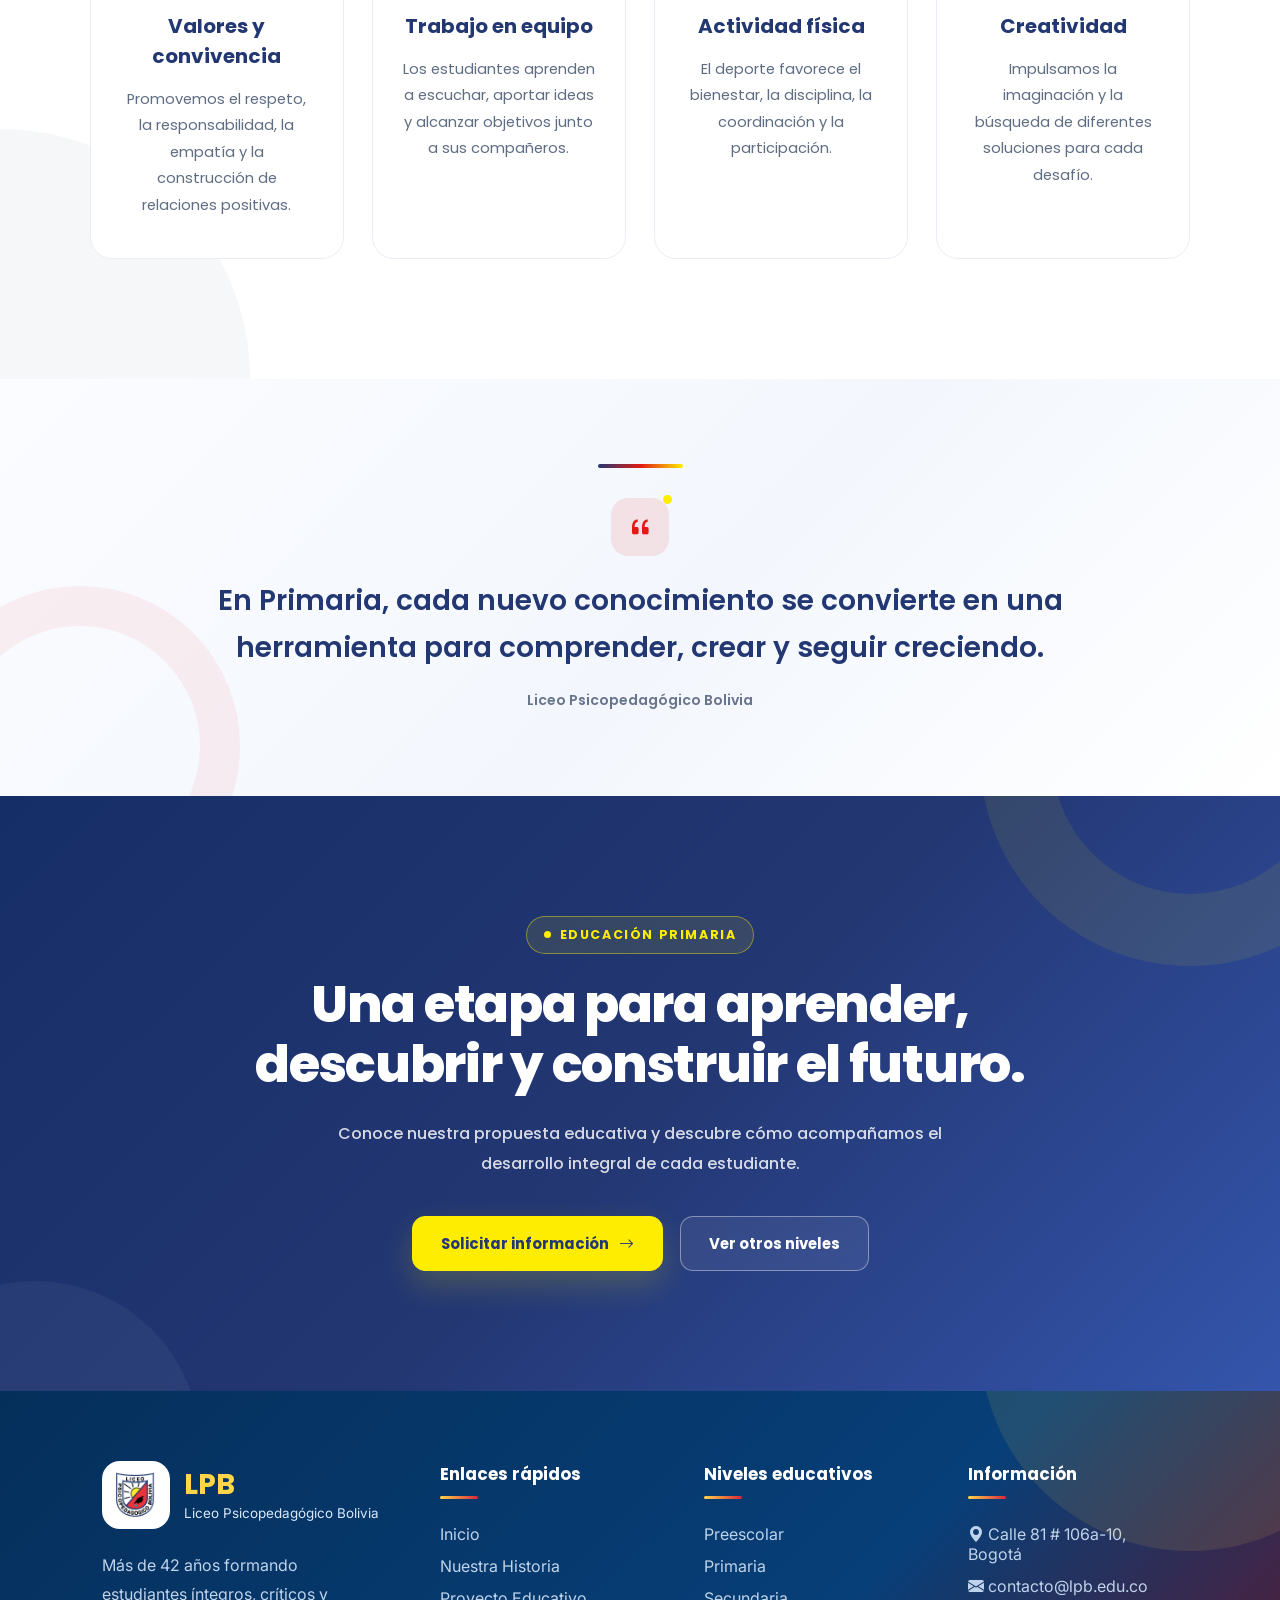
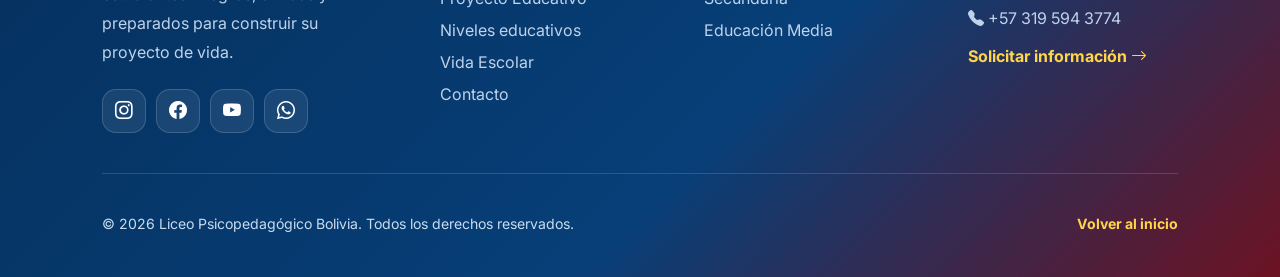
<file: paginas/primaria.html>
<!DOCTYPE html>
<html lang="es">

<head>

    <meta charset="UTF-8">
    <meta name="viewport" content="width=device-width, initial-scale=1.0">

    <title>Primaria | Liceo Psicopedagógico Bolivia</title>

    <meta name="description"
        content="Conoce la formación de Primaria del Liceo Psicopedagógico Bolivia, una etapa dedicada al aprendizaje, la curiosidad, el inglés, las ciencias, la tecnología y el desarrollo integral.">

    <link rel="preconnect" href="https://fonts.googleapis.com">
    <link rel="preconnect" href="https://fonts.gstatic.com" crossorigin>

    <link
        href="https://fonts.googleapis.com/css2?family=Poppins:wght@300;400;500;600;700;800&family=Inter:wght@300;400;500;600&display=swap"
        rel="stylesheet">

    <link rel="stylesheet"
        href="https://cdn.jsdelivr.net/npm/bootstrap-icons@1.11.3/font/bootstrap-icons.min.css">

    <link rel="stylesheet" href="../estilos.css">

<link rel="icon" type="image/png" sizes="512x512" href="../img/logo.png?v=2">

</head>

<body>

    <!--=====================================
    ENCABEZADO
    ======================================-->

    <header>

        <nav class="navbar">

            <a href="../index.html" class="logo">

                <img src="../img/logo.png"
                    alt="Logo del Liceo Psicopedagógico Bolivia">

                <div>

                    <h2>LPB</h2>

                    <span>Liceo Psicopedagógico Bolivia</span>

                </div>

            </a>

            <ul class="menu">

                <li>
                    <a href="../index.html">Inicio</a>
                </li>

                <li>
                    <a href="historia.html">Nuestra Historia</a>
                </li>

                <li>
                    <a href="../index.html#niveles" class="active">Niveles</a>
                </li>

                <li>
                    <a href="../index.html#vida">Vida Escolar</a>
                </li>

                <li>
                    <a href="../index.html#experiencias">Experiencias</a>
                </li>

                <li>
                    <a href="../index.html#contacto">Contacto</a>
                </li>

            </ul>

            <button class="menu-toggle"
                type="button"
                aria-label="Abrir menú"
                aria-expanded="false">

                <i class="bi bi-list"></i>

            </button>

            <a href="../index.html#contacto" class="btn-nav">
                Admisiones
            </a>

        </nav>

    </header>

    <main>

        <!--=====================================
        HERO PRIMARIA
        ======================================-->

        <section class="primary-hero">

            <div class="primary-hero-overlay"></div>

            <div class="primary-hero-decoration primary-hero-decoration-one"></div>
            <div class="primary-hero-decoration primary-hero-decoration-two"></div>

            <div class="primary-hero-content">

                <div class="primary-hero-text">

                    <span class="primary-hero-label">
                        Educación Primaria
                    </span>

                    <h1>
                        Descubrir, aprender y construir nuevos conocimientos.
                    </h1>

                    <p>
                        Durante la Primaria acompañamos a nuestros estudiantes
                        en la construcción de bases académicas, humanas y sociales
                        que fortalecen su curiosidad, autonomía y deseo de aprender.
                    </p>

                    <div class="primary-hero-buttons">

                        <a href="#bases-aprendizaje"
                            class="primary-main-button">

                            Conocer Primaria

                            <i class="bi bi-arrow-down"></i>

                        </a>

                        <a href="../index.html#contacto"
                            class="primary-secondary-button">

                            Solicitar información

                        </a>

                    </div>

                    <div class="primary-breadcrumb">

                        <a href="../index.html">Inicio</a>

                        <i class="bi bi-chevron-right"></i>

                        <a href="../index.html#niveles">
                            Niveles
                        </a>

                        <i class="bi bi-chevron-right"></i>

                        <span>Primaria</span>

                    </div>

                </div>

                <div class="primary-hero-visual">

                    <div class="primary-hero-circle">

                        <div class="primary-hero-icon">
                            <i class="bi bi-lightbulb-fill"></i>
                        </div>

                        <h2>Aprender para transformar</h2>

                        <p>
                            Cada experiencia fortalece el conocimiento,
                            la creatividad y la confianza.
                        </p>

                    </div>

                    <div class="primary-floating-card primary-floating-card-one">

                        <i class="bi bi-book-fill"></i>

                        <span>Conocimiento</span>

                    </div>

                    <div class="primary-floating-card primary-floating-card-two">

                        <i class="bi bi-globe-americas"></i>

                        <span>Inglés</span>

                    </div>

                    <div class="primary-floating-card primary-floating-card-three">

                        <i class="bi bi-cpu-fill"></i>

                        <span>Tecnología</span>

                    </div>

                </div>

            </div>

        </section>

        <!--=====================================
        ASPECTOS DESTACADOS
        ======================================-->

        <section class="primary-highlights">

            <div class="primary-highlights-container">

                <article class="primary-highlight-card">

                    <div class="primary-highlight-icon">

                        <i class="bi bi-journal-bookmark-fill"></i>

                    </div>

                    <div>

                        <h3>Bases académicas</h3>

                        <p>
                            Fortalecimiento de las habilidades esenciales
                            para continuar aprendiendo.
                        </p>

                    </div>

                </article>

                <article class="primary-highlight-card">

                    <div class="primary-highlight-icon">

                        <i class="bi bi-translate"></i>

                    </div>

                    <div>

                        <h3>Inglés</h3>

                        <p>
                            Experiencias que acercan a los estudiantes
                            al uso y comprensión de una segunda lengua.
                        </p>

                    </div>

                </article>

                <article class="primary-highlight-card">

                    <div class="primary-highlight-icon">

                        <i class="bi bi-eyedropper"></i>

                    </div>

                    <div>

                        <h3>Ciencia y exploración</h3>

                        <p>
                            Aprendizajes que estimulan la observación,
                            la investigación y el pensamiento científico.
                        </p>

                    </div>

                </article>

                <article class="primary-highlight-card">

                    <div class="primary-highlight-icon">

                        <i class="bi bi-people-fill"></i>

                    </div>

                    <div>

                        <h3>Formación integral</h3>

                        <p>
                            Desarrollo académico, emocional, social,
                            artístico y deportivo.
                        </p>

                    </div>

                </article>

            </div>

        </section>

        <!--=====================================
        BASES DEL APRENDIZAJE
        ======================================-->

        <section class="primary-foundations"
            id="bases-aprendizaje">

            <div class="primary-foundations-container">

                <div class="primary-foundations-image">

                    <div class="primary-image-frame">

                        <img src="../img/primaria-pagina.jpg"
                            alt="Estudiantes de Primaria participando en una actividad de aprendizaje">

                    </div>

                    <div class="primary-image-detail">

                        <i class="bi bi-stars"></i>

                        <div>

                            <strong>Curiosidad que inspira</strong>

                            <span>
                                Aprender comienza con una pregunta.
                            </span>

                        </div>

                    </div>

                </div>

                <div class="primary-foundations-content">

                    <span class="section-label">
                        Construimos las bases
                    </span>

                    <h2>
                        Una etapa para comprender el mundo y descubrir nuevas capacidades.
                    </h2>

                    <p>
                        La Educación Primaria es una etapa fundamental en la que
                        los estudiantes consolidan conocimientos, desarrollan hábitos
                        de estudio y fortalecen habilidades para comunicarse,
                        resolver situaciones y trabajar con los demás.
                    </p>

                    <p>
                        Mediante experiencias académicas y formativas, acompañamos
                        su crecimiento respetando los diferentes ritmos de aprendizaje
                        y promoviendo una participación cada vez más autónoma.
                    </p>

                    <div class="primary-foundations-list">

                        <div class="primary-foundation-item">

                            <span>
                                <i class="bi bi-check-lg"></i>
                            </span>

                            <p>
                                Desarrollo de habilidades comunicativas,
                                matemáticas y científicas.
                            </p>

                        </div>

                        <div class="primary-foundation-item">

                            <span>
                                <i class="bi bi-check-lg"></i>
                            </span>

                            <p>
                                Fortalecimiento de la responsabilidad,
                                la autonomía y los hábitos de aprendizaje.
                            </p>

                        </div>

                        <div class="primary-foundation-item">

                            <span>
                                <i class="bi bi-check-lg"></i>
                            </span>

                            <p>
                                Formación basada en valores, convivencia
                                y trabajo colaborativo.
                            </p>

                        </div>

                    </div>

                </div>

            </div>

        </section>

        <!--=====================================
        APRENDER EXPLORANDO
        ======================================-->

        <section class="primary-exploration">

            <div class="primary-section-heading">

                <span class="section-label">
                    Aprender explorando
                </span>

                <h2>
                    Experiencias que despiertan la curiosidad.
                </h2>

                <p>
                    El aprendizaje se fortalece cuando los estudiantes observan,
                    preguntan, experimentan, crean y encuentran nuevas maneras
                    de expresar lo que comprenden.
                </p>

            </div>

            <div class="primary-exploration-grid">

                <article class="primary-exploration-card">

                    <div class="primary-exploration-number">
                        01
                    </div>

                    <div class="primary-exploration-icon">

                        <i class="bi bi-globe2"></i>

                    </div>

                    <h3>Inglés</h3>

                    <p>
                        Fortalecemos el acercamiento a una segunda lengua
                        mediante actividades que favorecen la escucha,
                        la expresión y la comprensión.
                    </p>

                    <span class="primary-card-line"></span>

                </article>

                <article class="primary-exploration-card">

                    <div class="primary-exploration-number">
                        02
                    </div>

                    <div class="primary-exploration-icon">

                        <i class="bi bi-eyedropper"></i>

                    </div>

                    <h3>Ciencias</h3>

                    <p>
                        Promovemos la observación, la formulación de preguntas
                        y la comprensión del entorno mediante experiencias
                        científicas y actividades de exploración.
                    </p>

                    <span class="primary-card-line"></span>

                </article>

                <article class="primary-exploration-card">

                    <div class="primary-exploration-number">
                        03
                    </div>

                    <div class="primary-exploration-icon">

                        <i class="bi bi-robot"></i>

                    </div>

                    <h3>Tecnología</h3>

                    <p>
                        Acercamos a los estudiantes a herramientas tecnológicas,
                        robótica y programación para estimular la lógica,
                        la creatividad y la resolución de problemas.
                    </p>

                    <span class="primary-card-line"></span>

                </article>

                <article class="primary-exploration-card">

                    <div class="primary-exploration-number">
                        04
                    </div>

                    <div class="primary-exploration-icon">

                        <i class="bi bi-palette-fill"></i>

                    </div>

                    <h3>Arte y expresión</h3>

                    <p>
                        Creamos espacios para comunicar ideas, emociones
                        y talentos mediante diferentes formas de expresión
                        artística y cultural.
                    </p>

                    <span class="primary-card-line"></span>

                </article>

            </div>

        </section>

        <!--=====================================
        EXPERIENCIAS INSTITUCIONALES
        ======================================-->

        <section class="primary-experiences">

            <div class="primary-experiences-container">

                <div class="primary-experiences-content">

                    <span class="section-label">
                        Más allá del aula
                    </span>

                    <h2>
                        Aprendizajes que también se viven en comunidad.
                    </h2>

                    <p>
                        Desde los primeros años, los estudiantes participan
                        en actividades académicas, culturales e institucionales
                        que complementan su formación y les permiten compartir
                        sus conocimientos, habilidades e intereses.
                    </p>

                    <div class="primary-experience-tags">

                        <div class="primary-experience-tag">

                            <i class="bi bi-translate"></i>

                            <span>English Day</span>

                        </div>

                        <div class="primary-experience-tag">

                            <i class="bi bi-eyedropper"></i>

                            <span>Feria de Ciencias</span>

                        </div>

                        <div class="primary-experience-tag">

                            <i class="bi bi-book-half"></i>

                            <span>Día del Idioma</span>

                        </div>

                        <div class="primary-experience-tag">

                            <i class="bi bi-music-note-beamed"></i>

                            <span>Eventos culturales</span>

                        </div>

                    </div>

                    <p class="primary-experiences-note">
                        Estas experiencias hacen parte de la vida institucional
                        y pueden involucrar diferentes niveles académicos.
                    </p>

                </div>

                <div class="primary-experiences-visual">

                    <div class="primary-experience-main-card">

                        <div class="primary-experience-main-icon">

                            <i class="bi bi-calendar2-event-fill"></i>

                        </div>

                        <span>Experiencia LPB</span>

                        <h3>
                            Aprender, participar y compartir.
                        </h3>

                        <p>
                            Los eventos escolares fortalecen la creatividad,
                            la comunicación, el trabajo en equipo y el sentido
                            de pertenencia.
                        </p>

                    </div>

                    <div class="primary-experience-shape"></div>

                </div>

            </div>

        </section>

        <!--=====================================
        DESARROLLO INTEGRAL
        ======================================-->

        <section class="primary-development">

            <div class="primary-section-heading">

                <span class="section-label">
                    Desarrollo integral
                </span>

                <h2>
                    Crecer también significa convivir, expresarse y confiar.
                </h2>

                <p>
                    La formación de nuestros estudiantes integra el conocimiento
                    con el desarrollo de valores, habilidades sociales,
                    creatividad, bienestar y participación.
                </p>

            </div>

            <div class="primary-development-grid">

                <article class="primary-development-card">

                    <div class="primary-development-icon">

                        <i class="bi bi-heart-fill"></i>

                    </div>

                    <h3>Valores y convivencia</h3>

                    <p>
                        Promovemos el respeto, la responsabilidad,
                        la empatía y la construcción de relaciones positivas.
                    </p>

                </article>

                <article class="primary-development-card">

                    <div class="primary-development-icon">

                        <i class="bi bi-people-fill"></i>

                    </div>

                    <h3>Trabajo en equipo</h3>

                    <p>
                        Los estudiantes aprenden a escuchar, aportar ideas
                        y alcanzar objetivos junto a sus compañeros.
                    </p>

                </article>

                <article class="primary-development-card">

                    <div class="primary-development-icon">

                        <i class="bi bi-trophy-fill"></i>

                    </div>

                    <h3>Actividad física</h3>

                    <p>
                        El deporte favorece el bienestar, la disciplina,
                        la coordinación y la participación.
                    </p>

                </article>

                <article class="primary-development-card">

                    <div class="primary-development-icon">

                        <i class="bi bi-lightbulb-fill"></i>

                    </div>

                    <h3>Creatividad</h3>

                    <p>
                        Impulsamos la imaginación y la búsqueda
                        de diferentes soluciones para cada desafío.
                    </p>

                </article>

            </div>

        </section>

        <!--=====================================
        FRASE FINAL
        ======================================-->

        <section class="primary-message">

            <div class="primary-message-container">

                <div class="primary-message-icon">

                    <i class="bi bi-quote"></i>

                </div>

                <p>
                    En Primaria, cada nuevo conocimiento se convierte
                    en una herramienta para comprender, crear y seguir creciendo.
                </p>

                <span>
                    Liceo Psicopedagógico Bolivia
                </span>

            </div>

        </section>

        <!--=====================================
        LLAMADO A LA ACCIÓN
        ======================================-->

        <section class="primary-cta">

            <div class="primary-cta-decoration primary-cta-decoration-one"></div>
            <div class="primary-cta-decoration primary-cta-decoration-two"></div>

            <div class="primary-cta-content">

                <span class="primary-cta-label">
                    Educación Primaria
                </span>

                <h2>
                    Una etapa para aprender, descubrir y construir el futuro.
                </h2>

                <p>
                    Conoce nuestra propuesta educativa y descubre cómo
                    acompañamos el desarrollo integral de cada estudiante.
                </p>

                <div class="primary-cta-buttons">

                    <a href="../index.html#contacto"
                        class="primary-cta-main-button">

                        Solicitar información

                        <i class="bi bi-arrow-right"></i>

                    </a>

                    <a href="../index.html#niveles"
                        class="primary-cta-secondary-button">

                        Ver otros niveles

                    </a>

                </div>

            </div>

        </section>

    </main>

    <!--=====================================
    PIE DE PÁGINA
    ======================================-->

    <footer class="footer">

        <div class="footer-container">

            <div class="footer-brand">

                <a href="../index.html" class="footer-logo">

                    <img src="../img/logo.png"
                        alt="Logo del Liceo Psicopedagógico Bolivia">

                    <div>

                        <h2>LPB</h2>

                        <span>Liceo Psicopedagógico Bolivia</span>

                    </div>

                </a>

                <p>
                    Más de 42 años formando estudiantes íntegros,
                    críticos y preparados para construir su proyecto de vida.
                </p>

                <div class="footer-socials">

    <a class="instagram"
       href="https://www.instagram.com/liceopsicopedagogicobolivia/"
       target="_blank"
       rel="noopener"
       aria-label="Instagram del LPB">
        <i class="bi bi-instagram"></i>
    </a>

    <a class="facebook"
       href="https://www.facebook.com/PsicopedagogicoBolivia/"
       target="_blank"
       rel="noopener"
       aria-label="Facebook del LPB">
        <i class="bi bi-facebook"></i>
    </a>

    <a class="youtube"
       href="https://www.youtube.com/@LiceoPsicopedagogicoBoliviaE"
       target="_blank"
       rel="noopener"
       aria-label="YouTube del LPB">
        <i class="bi bi-youtube"></i>
    </a>

                    <a href="https://wa.me/573102539151"
                        class="whatsapp"
                        target="_blank"
                        rel="noopener"
                        aria-label="WhatsApp">

                        <i class="bi bi-whatsapp"></i>

                    </a>

                </div>

            </div>

            <div class="footer-column">

                <h3>Enlaces rápidos</h3>

                <a href="../index.html">Inicio</a>

                <a href="historia.html">Nuestra Historia</a>

                <a href="pei.html">Proyecto Educativo</a>

                <a href="../index.html#niveles">Niveles educativos</a>

                <a href="../index.html#vida">Vida Escolar</a>

                <a href="../index.html#contacto">Contacto</a>

            </div>

            <div class="footer-column">

                <h3>Niveles educativos</h3>

                <a href="preescolar.html">Preescolar</a>

                <a href="primaria.html">Primaria</a>

                <a href="secundaria.html">Secundaria</a>

                <a href="media.html">Educación Media</a>

            </div>

            <div class="footer-column footer-contact">

                <h3>Información</h3>

<a href="https://maps.app.goo.gl/JzAwRZgHfxtG99US8"
   target="_blank"
   rel="noopener">
    <i class="bi bi-geo-alt-fill"></i>
    Calle 81 # 106a-10, Bogotá
</a>

<a href="mailto:contacto@lpb.edu.co?subject=Consulta%20desde%20la%20p%C3%A1gina%20web%20del%20LPB">
    <i class="bi bi-envelope-fill"></i>
    contacto@lpb.edu.co
</a>

<a href="tel:+573195943774">
    <i class="bi bi-telephone-fill"></i>
    +57 319 594 3774
</a>

               <a href="https://wa.me/573102539151?text=Buenas%2C%20necesito%20m%C3%A1s%20informaci%C3%B3n%20sobre%20el%20colegio."
   target="_blank"
   rel="noopener noreferrer"
   class="footer-contact-link">

    Solicitar información

    <i class="bi bi-arrow-right"></i>
</a>

            </div>

        </div>

        <div class="footer-copy">

            <span>
                © 2026 Liceo Psicopedagógico Bolivia.
                Todos los derechos reservados.
            </span>

            <a href="#">
                Volver al inicio
            </a>

        </div>

    </footer>

    <!-- Botones flotantes globales -->
    <a class="whatsapp-float"
   href="https://wa.me/573102539151?text=Hola%2C%20quiero%20informaci%C3%B3n%20sobre%20Primaria%20del%20LPB"
   target="_blank"
   rel="noopener"
   aria-label="Contactar por WhatsApp">

    <span class="whatsapp-icon">
        <i class="bi bi-whatsapp"></i>
    </span>

    <span class="whatsapp-text">
        <strong>¿Necesitas ayuda?</strong>
        <small>Escríbenos por WhatsApp</small>
    </span>

</a>

    <button class="back-to-top"
        type="button"
        aria-label="Volver al inicio">
        <i class="bi bi-arrow-up"></i>
    </button>

    <script src="../script.js"></script>

</body>

</html>
</file>
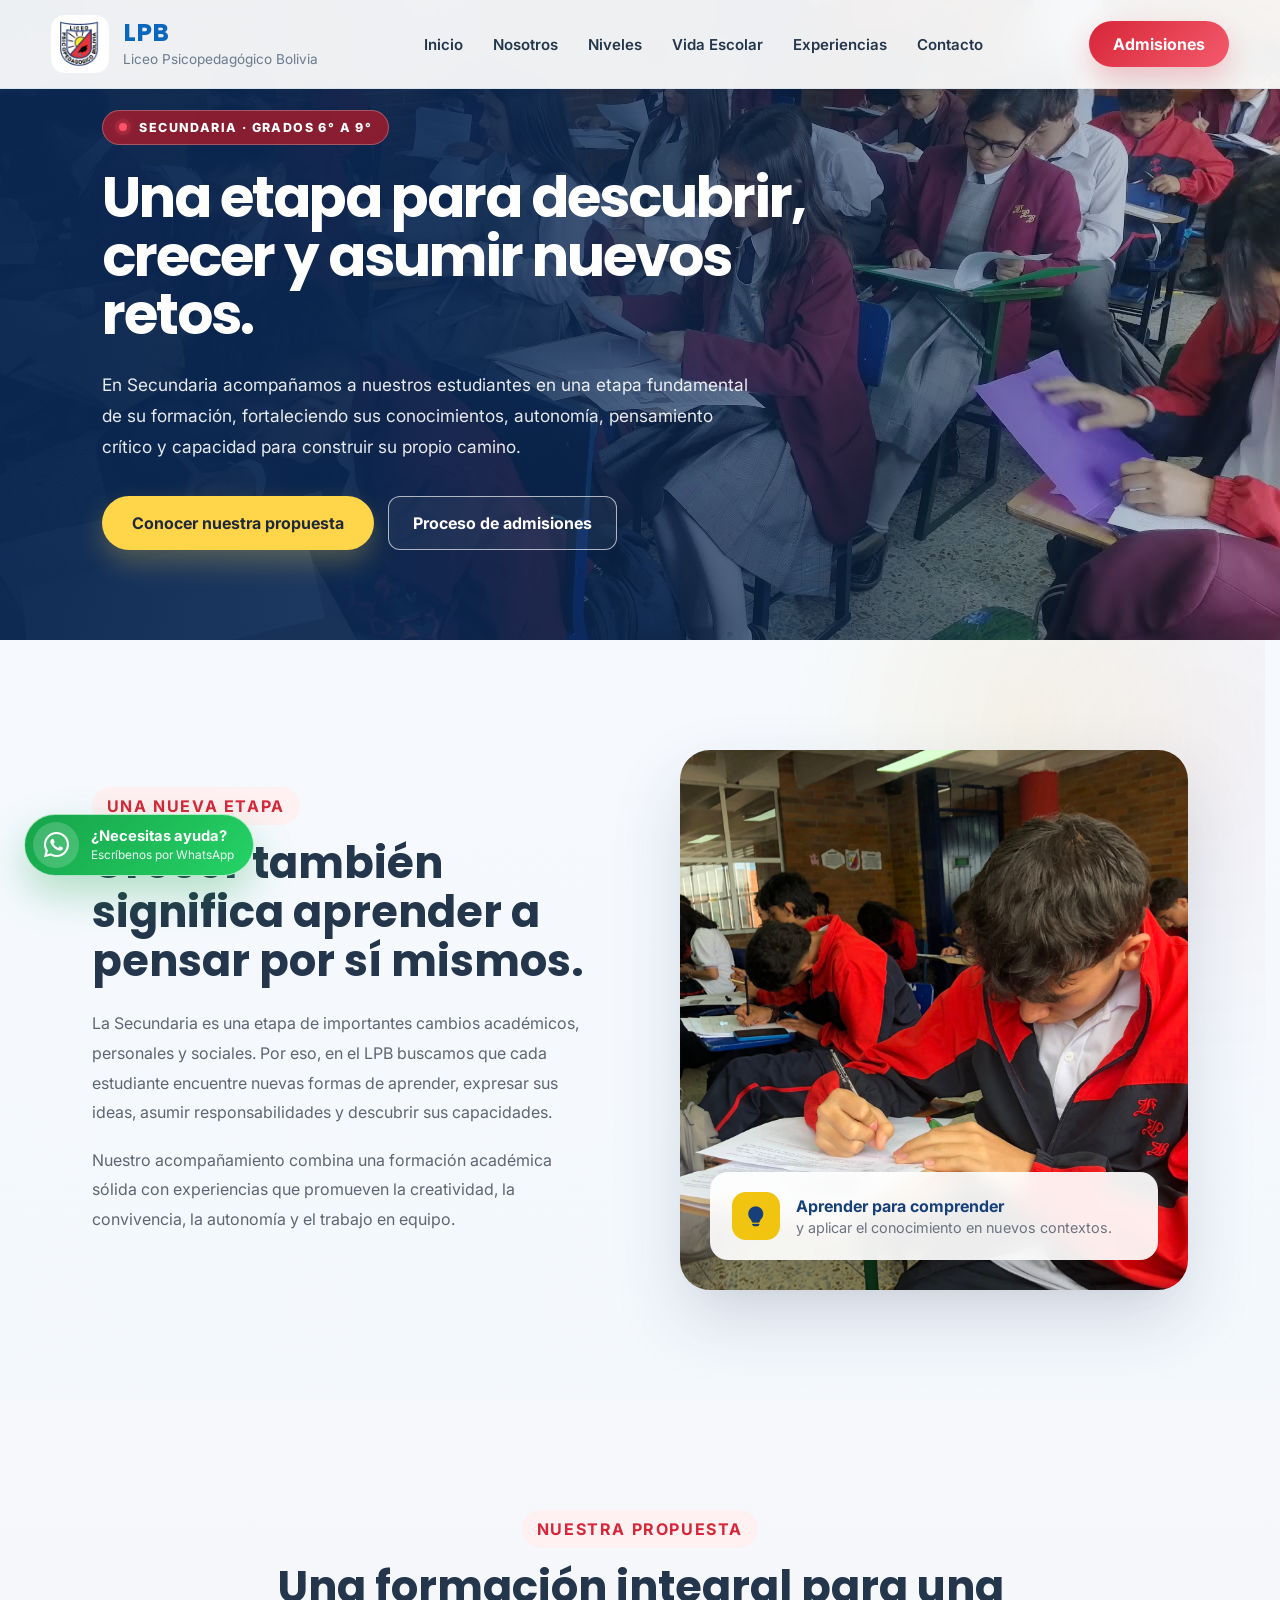
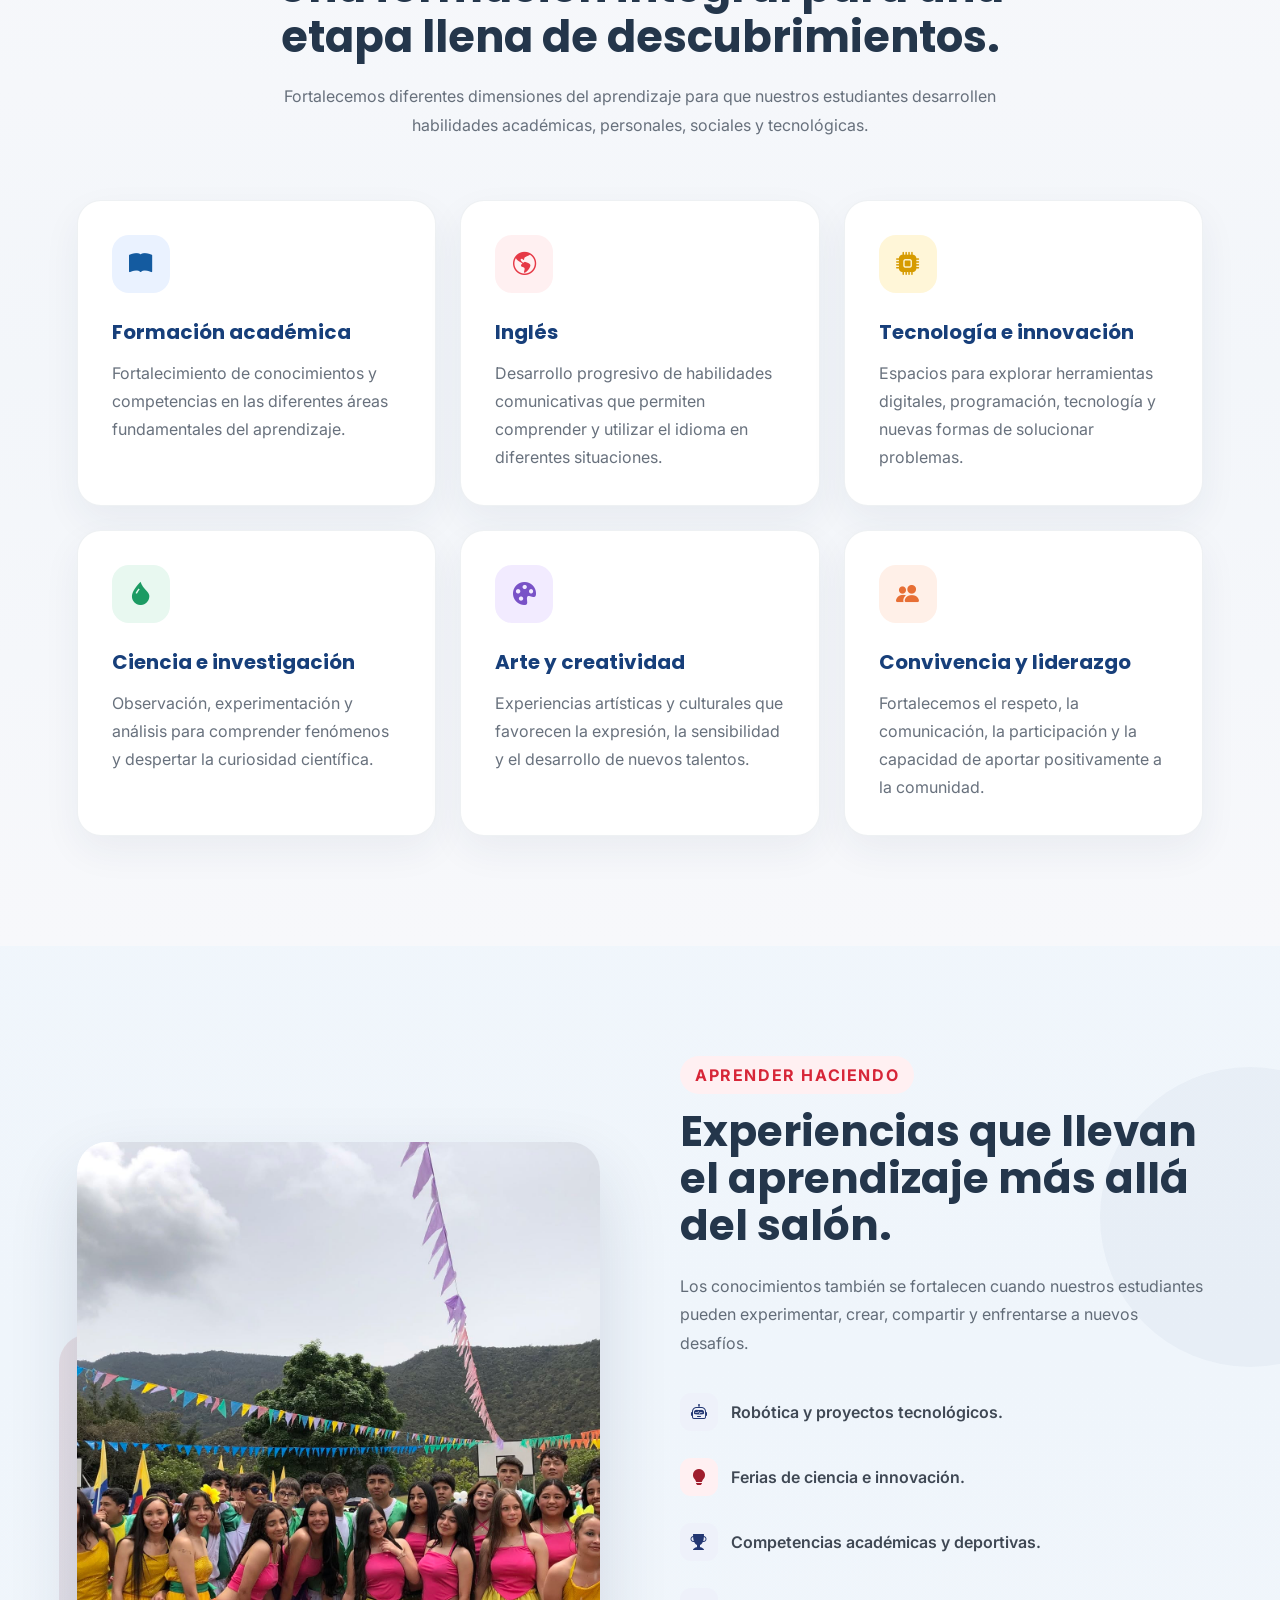
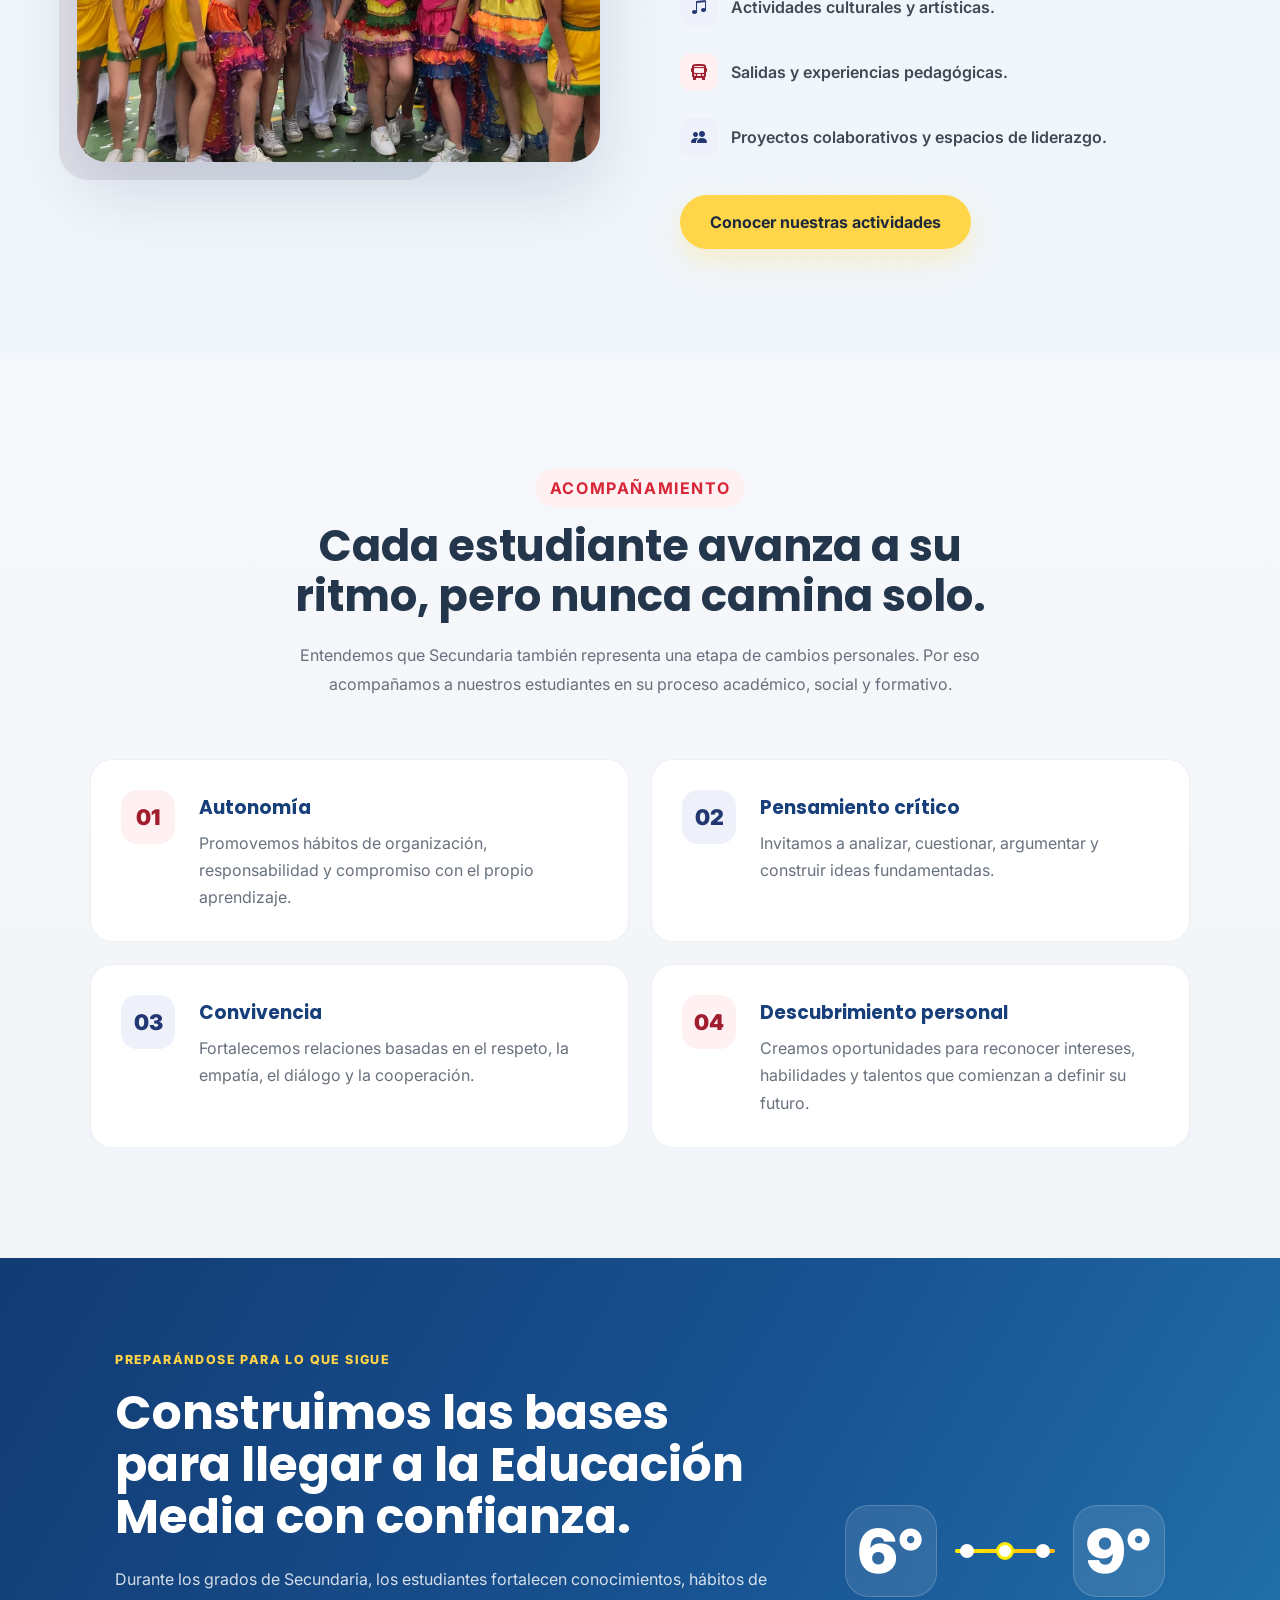
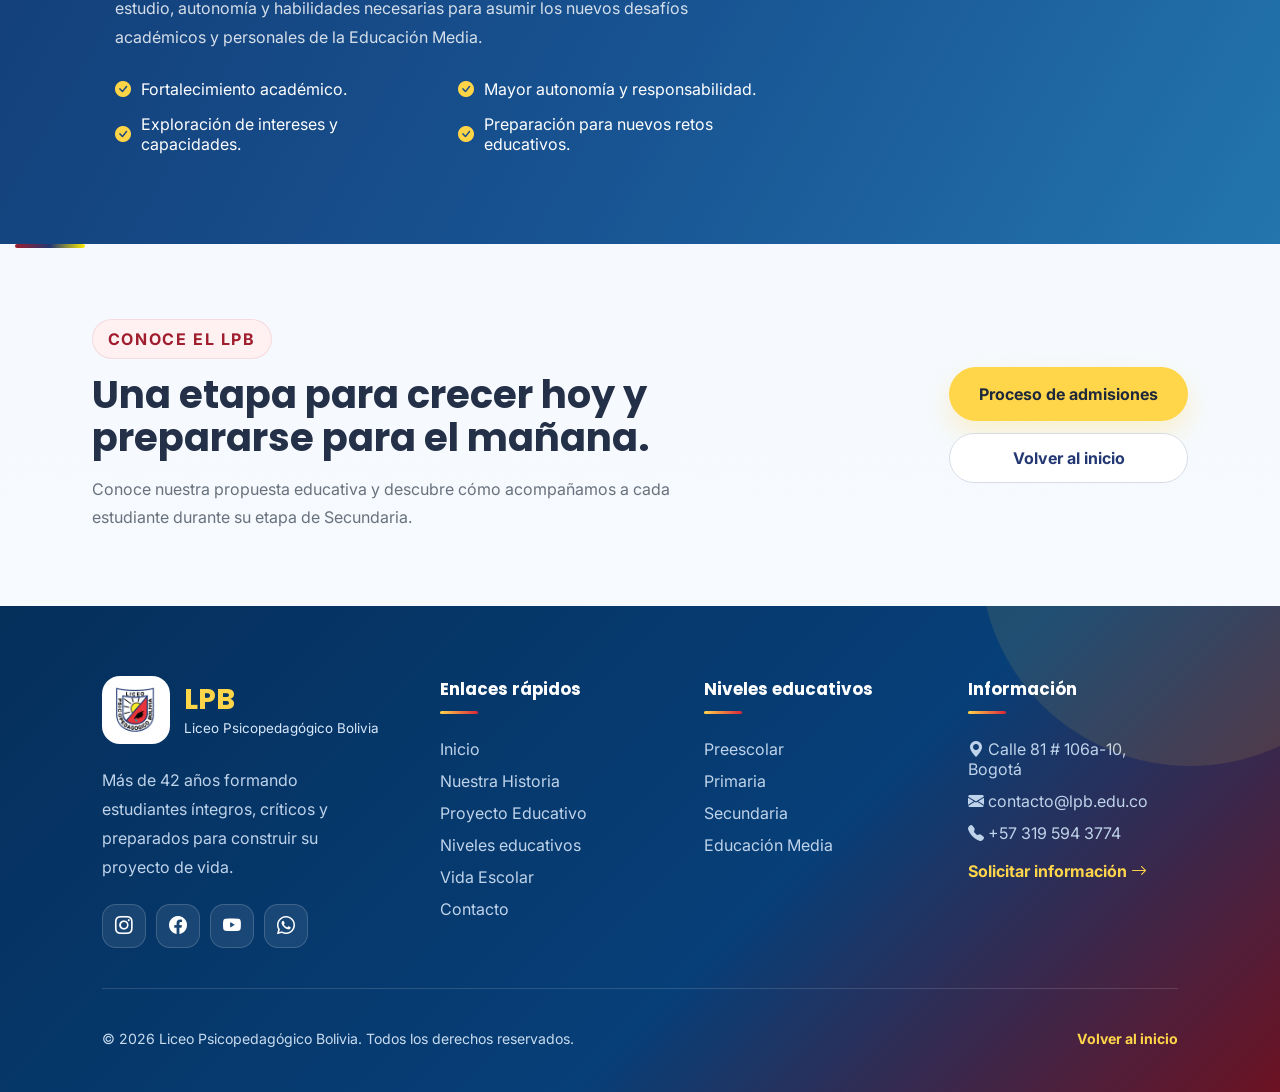
<file: paginas/secundaria.html>
<!DOCTYPE html>
<html lang="es">

<head>
    <meta charset="UTF-8">

    <meta name="viewport"
          content="width=device-width, initial-scale=1.0">

    <title>Secundaria | Liceo Psicopedagógico Bolivia</title>

    <meta name="description" content="Conoce la propuesta educativa de Secundaria del Liceo Psicopedagógico Bolivia para los grados 6° a 9°.">

    <link rel="preconnect" href="https://fonts.googleapis.com">
    <link rel="preconnect" href="https://fonts.gstatic.com" crossorigin>
    <link href="https://fonts.googleapis.com/css2?family=Poppins:wght@300;400;500;600;700;800&family=Inter:wght@300;400;500;600&display=swap" rel="stylesheet">

    <!-- Bootstrap Icons -->
    <link rel="stylesheet"
          href="https://cdn.jsdelivr.net/npm/bootstrap-icons@1.11.3/font/bootstrap-icons.min.css">

    <!-- CSS principal -->
    <link rel="stylesheet" href="../estilos.css">
<link rel="icon" type="image/png" sizes="512x512" href="../img/logo.png?v=2">
</head>

<body>


    <!-- =====================================
         HEADER / NAVEGACIÓN
    ====================================== -->
    <header>

<nav class="navbar">

<a href="../index.html#inicio" class="logo">

<img src="../img/logo.png" alt="Logo LPB">
<div>

<h2>LPB</h2>

<span>Liceo Psicopedagógico Bolivia</span>

</div>

</a>

<ul class="menu">

<li><a href="../index.html#inicio">Inicio</a></li>

<li><a href="../index.html#nosotros">Nosotros</a></li>

<li><a href="../index.html#niveles">Niveles</a></li>

<li><a href="../index.html#vida">Vida Escolar</a></li>

<li><a href="actividades.html">Experiencias</a></li>

<li><a href="../index.html#contacto">Contacto</a></li>

</ul>

<button class="menu-toggle" type="button" aria-label="Abrir menú" aria-expanded="false">
<i class="bi bi-list"></i>
</button>

<a href="../index.html#contacto" class="btn-nav">

Admisiones

</a>

</nav>

</header>

<main>

    <!-- =========================
         HERO SECUNDARIA
    ========================== -->
    <section class="secondary-hero">

        <div class="secondary-hero-overlay"></div>

        <div class="secondary-hero-content">

            <span class="secondary-tag">SECUNDARIA · GRADOS 6° A 9°</span>

            <h1>
                Una etapa para descubrir,
                crecer y asumir nuevos retos.
            </h1>

            <p>
                En Secundaria acompañamos a nuestros estudiantes en una etapa
                fundamental de su formación, fortaleciendo sus conocimientos,
                autonomía, pensamiento crítico y capacidad para construir su
                propio camino.
            </p>

            <div class="secondary-hero-buttons">

                <a href="#propuesta" class="btn-primary">
                    Conocer nuestra propuesta
                </a>

                <a href="../index.html#contacto" class="btn-secondary">
                    Proceso de admisiones
                </a>

            </div>

        </div>

    </section>


    <!-- =========================
         INTRODUCCIÓN
    ========================== -->
    <section class="secondary-intro">

        <div class="secondary-intro-text">

            <span class="section-tag">UNA NUEVA ETAPA</span>

            <h2>
                Crecer también significa aprender a pensar por sí mismos.
            </h2>

            <p>
                La Secundaria es una etapa de importantes cambios académicos,
                personales y sociales. Por eso, en el LPB buscamos que cada
                estudiante encuentre nuevas formas de aprender, expresar sus
                ideas, asumir responsabilidades y descubrir sus capacidades.
            </p>

            <p>
                Nuestro acompañamiento combina una formación académica sólida
                con experiencias que promueven la creatividad, la convivencia,
                la autonomía y el trabajo en equipo.
            </p>

        </div>


        <div class="secondary-intro-image">

            <img
                src="../img/secundaria_1.jpg"
                alt="Estudiantes de secundaria del LPB"
            >

            <div class="secondary-image-detail">

                <i class="bi bi-lightbulb-fill"></i>

                <div>
                    <strong>Aprender para comprender</strong>
                    <span>y aplicar el conocimiento en nuevos contextos.</span>
                </div>

            </div>

        </div>

    </section>


    <!-- =========================
         PROPUESTA EDUCATIVA
    ========================== -->
    <section class="secondary-proposal" id="propuesta">

        <div class="secondary-section-heading">

            <span class="section-tag">NUESTRA PROPUESTA</span>

            <h2>
                Una formación integral para una etapa llena de descubrimientos.
            </h2>

            <p>
                Fortalecemos diferentes dimensiones del aprendizaje para que
                nuestros estudiantes desarrollen habilidades académicas,
                personales, sociales y tecnológicas.
            </p>

        </div>


        <div class="secondary-proposal-grid">


            <article class="secondary-card">

                <div class="secondary-card-icon">
                    <i class="bi bi-book-fill"></i>
                </div>

                <h3>Formación académica</h3>

                <p>
                    Fortalecimiento de conocimientos y competencias en las
                    diferentes áreas fundamentales del aprendizaje.
                </p>

            </article>


            <article class="secondary-card">

                <div class="secondary-card-icon">
                    <i class="bi bi-globe-americas"></i>
                </div>

                <h3>Inglés</h3>

                <p>
                    Desarrollo progresivo de habilidades comunicativas que
                    permiten comprender y utilizar el idioma en diferentes
                    situaciones.
                </p>

            </article>


            <article class="secondary-card">

                <div class="secondary-card-icon">
                    <i class="bi bi-cpu-fill"></i>
                </div>

                <h3>Tecnología e innovación</h3>

                <p>
                    Espacios para explorar herramientas digitales, programación,
                    tecnología y nuevas formas de solucionar problemas.
                </p>

            </article>


            <article class="secondary-card">

                <div class="secondary-card-icon">
                    <i class="bi bi-droplet-fill"></i>
                </div>

                <h3>Ciencia e investigación</h3>

                <p>
                    Observación, experimentación y análisis para comprender
                    fenómenos y despertar la curiosidad científica.
                </p>

            </article>


            <article class="secondary-card">

                <div class="secondary-card-icon">
                    <i class="bi bi-palette-fill"></i>
                </div>

                <h3>Arte y creatividad</h3>

                <p>
                    Experiencias artísticas y culturales que favorecen la
                    expresión, la sensibilidad y el desarrollo de nuevos
                    talentos.
                </p>

            </article>


            <article class="secondary-card">

                <div class="secondary-card-icon">
                    <i class="bi bi-people-fill"></i>
                </div>

                <h3>Convivencia y liderazgo</h3>

                <p>
                    Fortalecemos el respeto, la comunicación, la participación
                    y la capacidad de aportar positivamente a la comunidad.
                </p>

            </article>


        </div>

    </section>


    <!-- =========================
         EXPERIENCIAS
    ========================== -->
    <section class="secondary-experiences">

        <div class="secondary-experiences-image">

            <img
                src="../img/experiencias_secundaria.jpg"
                alt="Experiencias educativas de estudiantes de secundaria"
            >

        </div>


        <div class="secondary-experiences-content">

            <span class="section-tag">APRENDER HACIENDO</span>

            <h2>
                Experiencias que llevan el aprendizaje más allá del salón.
            </h2>

            <p>
                Los conocimientos también se fortalecen cuando nuestros
                estudiantes pueden experimentar, crear, compartir y enfrentarse
                a nuevos desafíos.
            </p>


            <div class="secondary-experience-list">

                <div>
                    <i class="bi bi-robot"></i>
                    <span>Robótica y proyectos tecnológicos.</span>
                </div>

                <div>
                    <i class="bi bi-lightbulb-fill"></i>
                    <span>Ferias de ciencia e innovación.</span>
                </div>

                <div>
                    <i class="bi bi-trophy-fill"></i>
                    <span>Competencias académicas y deportivas.</span>
                </div>

                <div>
                    <i class="bi bi-music-note-beamed"></i>
                    <span>Actividades culturales y artísticas.</span>
                </div>

                <div>
                    <i class="bi bi-bus-front-fill"></i>
                    <span>Salidas y experiencias pedagógicas.</span>
                </div>

                <div>
                    <i class="bi bi-people-fill"></i>
                    <span>Proyectos colaborativos y espacios de liderazgo.</span>
                </div>

            </div>


            <a href="actividades.html" class="btn-primary">
                Conocer nuestras actividades
            </a>

        </div>

    </section>


    <!-- =========================
         ACOMPAÑAMIENTO
    ========================== -->
    <section class="secondary-support">

        <div class="secondary-section-heading">

            <span class="section-tag">ACOMPAÑAMIENTO</span>

            <h2>
                Cada estudiante avanza a su ritmo, pero nunca camina solo.
            </h2>

            <p>
                Entendemos que Secundaria también representa una etapa de
                cambios personales. Por eso acompañamos a nuestros estudiantes
                en su proceso académico, social y formativo.
            </p>

        </div>


        <div class="secondary-support-grid">


            <div class="secondary-support-item">

                <span>01</span>

                <div>
                    <h3>Autonomía</h3>

                    <p>
                        Promovemos hábitos de organización, responsabilidad
                        y compromiso con el propio aprendizaje.
                    </p>
                </div>

            </div>


            <div class="secondary-support-item">

                <span>02</span>

                <div>
                    <h3>Pensamiento crítico</h3>

                    <p>
                        Invitamos a analizar, cuestionar, argumentar y construir
                        ideas fundamentadas.
                    </p>
                </div>

            </div>


            <div class="secondary-support-item">

                <span>03</span>

                <div>
                    <h3>Convivencia</h3>

                    <p>
                        Fortalecemos relaciones basadas en el respeto, la
                        empatía, el diálogo y la cooperación.
                    </p>
                </div>

            </div>


            <div class="secondary-support-item">

                <span>04</span>

                <div>
                    <h3>Descubrimiento personal</h3>

                    <p>
                        Creamos oportunidades para reconocer intereses,
                        habilidades y talentos que comienzan a definir
                        su futuro.
                    </p>
                </div>

            </div>


        </div>

    </section>


    <!-- =========================
         CAMINO HACIA LA MEDIA
    ========================== -->
    <section class="secondary-next-stage">

        <div class="secondary-next-content">

            <span class="secondary-tag-light">
                PREPARÁNDOSE PARA LO QUE SIGUE
            </span>

            <h2>
                Construimos las bases para llegar a la Educación Media
                con confianza.
            </h2>

            <p>
                Durante los grados de Secundaria, los estudiantes fortalecen
                conocimientos, hábitos de estudio, autonomía y habilidades
                necesarias para asumir los nuevos desafíos académicos y
                personales de la Educación Media.
            </p>


            <div class="secondary-next-points">

                <div>
                    <i class="bi bi-check-circle-fill"></i>
                    <span>Fortalecimiento académico.</span>
                </div>

                <div>
                    <i class="bi bi-check-circle-fill"></i>
                    <span>Mayor autonomía y responsabilidad.</span>
                </div>

                <div>
                    <i class="bi bi-check-circle-fill"></i>
                    <span>Exploración de intereses y capacidades.</span>
                </div>

                <div>
                    <i class="bi bi-check-circle-fill"></i>
                    <span>Preparación para nuevos retos educativos.</span>
                </div>

            </div>

        </div>


        <div class="secondary-next-number">

            <span>6°</span>

            <div></div>

            <span>9°</span>

        </div>

    </section>


    <!-- =========================
         CTA FINAL
    ========================== -->
    <section class="secondary-cta">

        <div>

            <span class="section-tag">CONOCE EL LPB</span>

            <h2>
                Una etapa para crecer hoy y prepararse para el mañana.
            </h2>

            <p>
                Conoce nuestra propuesta educativa y descubre cómo acompañamos
                a cada estudiante durante su etapa de Secundaria.
            </p>

        </div>


        <div class="secondary-cta-buttons">

            <a href="../index.html#contacto" class="btn-primary">
                Proceso de admisiones
            </a>

            <a href="../index.html" class="secondary-home-button">
                Volver al inicio
            </a>

        </div>

    </section>

</main>


    <!-- =====================================
         FOOTER
    ====================================== -->
    <footer class="footer">

        <div class="footer-container">

            <div class="footer-brand">

                <a href="../index.html" class="footer-logo">

                    <img src="../img/logo.png"
                        alt="Logo del Liceo Psicopedagógico Bolivia">

                    <div>

                        <h2>LPB</h2>

                        <span>Liceo Psicopedagógico Bolivia</span>

                    </div>

                </a>

                <p>
                    Más de 42 años formando estudiantes íntegros,
                    críticos y preparados para construir su proyecto de vida.
                </p>

                <div class="footer-socials">

    <a class="instagram"
       href="https://www.instagram.com/liceopsicopedagogicobolivia/"
       target="_blank"
       rel="noopener"
       aria-label="Instagram del LPB">
        <i class="bi bi-instagram"></i>
    </a>

    <a class="facebook"
       href="https://www.facebook.com/PsicopedagogicoBolivia/"
       target="_blank"
       rel="noopener"
       aria-label="Facebook del LPB">
        <i class="bi bi-facebook"></i>
    </a>

    <a class="youtube"
       href="https://www.youtube.com/@LiceoPsicopedagogicoBoliviaE"
       target="_blank"
       rel="noopener"
       aria-label="YouTube del LPB">
        <i class="bi bi-youtube"></i>
    </a>

                    <a href="https://wa.me/573102539151"
                        class="whatsapp"
                        target="_blank"
                        rel="noopener"
                        aria-label="WhatsApp">

                        <i class="bi bi-whatsapp"></i>

                    </a>

                </div>

            </div>

            <div class="footer-column">

                <h3>Enlaces rápidos</h3>

                <a href="../index.html">Inicio</a>

                <a href="historia.html">Nuestra Historia</a>

                <a href="pei.html">Proyecto Educativo</a>

                <a href="../index.html#niveles">Niveles educativos</a>

                <a href="../index.html#vida">Vida Escolar</a>

                <a href="../index.html#contacto">Contacto</a>

            </div>

            <div class="footer-column">

                <h3>Niveles educativos</h3>

                <a href="preescolar.html">Preescolar</a>

                <a href="primaria.html">Primaria</a>

                <a href="secundaria.html">Secundaria</a>

                <a href="media.html">Educación Media</a>

            </div>

            <div class="footer-column footer-contact">

                <h3>Información</h3>

<a href="https://maps.app.goo.gl/JzAwRZgHfxtG99US8"
   target="_blank"
   rel="noopener">
    <i class="bi bi-geo-alt-fill"></i>
    Calle 81 # 106a-10, Bogotá
</a>

<a href="mailto:contacto@lpb.edu.co?subject=Consulta%20desde%20la%20p%C3%A1gina%20web%20del%20LPB">
    <i class="bi bi-envelope-fill"></i>
    contacto@lpb.edu.co
</a>

<a href="tel:+573195943774">
    <i class="bi bi-telephone-fill"></i>
    +57 319 594 3774
</a>

                <a href="https://wa.me/573102539151?text=Buenas%2C%20necesito%20m%C3%A1s%20informaci%C3%B3n%20sobre%20el%20colegio."
   target="_blank"
   rel="noopener noreferrer"
   class="footer-contact-link">

    Solicitar información

    <i class="bi bi-arrow-right"></i>
</a>

            </div>

        </div>

        <div class="footer-copy">

            <span>
                © 2026 Liceo Psicopedagógico Bolivia.
                Todos los derechos reservados.
            </span>

            <a href="#">
                Volver al inicio
            </a>

        </div>

    </footer>

    <a class="whatsapp-float" href="https://wa.me/573102539151?text=Hola%2C%20quiero%20informaci%C3%B3n%20sobre%20Secundaria%20del%20LPB" target="_blank" rel="noopener" aria-label="Contactar por WhatsApp">
        <span class="whatsapp-icon"><i class="bi bi-whatsapp"></i></span>
        <span class="whatsapp-text"><strong>¿Necesitas ayuda?</strong><small>Escríbenos por WhatsApp</small></span>
    </a>

    <button class="back-to-top" type="button" aria-label="Volver arriba" title="Volver arriba">
        <i class="bi bi-arrow-up"></i>
    </button>

    <script src="../script.js"></script>


</body>
</html>
</file>
<file: estilos.css>
/*==================================================
RESET Y VARIABLES
==================================================*/

*{
    margin:0;
    padding:0;
    box-sizing:border-box;
}

html{
    scroll-behavior:smooth;
    scroll-padding-top:96px;
}

:root{
    --primary:#233773;
    --primary-dark:#172650;
    --primary-soft:#EEF1FA;

    --secondary:#FFED00;
    --secondary-soft:#FFFBD1;

    --red:#E11B14;
    --red-dark:#A91511;
    --red-soft:#FFF0EF;

    --green:#2EAE5E;
    --green-soft:#EAF8EF;

    --cyan:#0AFFF3;
    --cyan-soft:#DFFFFD;

    --white:#FFFFFF;
    --surface:#F7F9FD;
    --surface-2:#EEF2F8;

    --text:#243047;
    --muted:#697386;
    --border:#DFE5EF;

    --gradient:linear-gradient(
        135deg,
        #233773 0%,
        #3156A3 100%
    );

    --gradient-red:linear-gradient(
        135deg,
        #E11B14 0%,
        #F04C46 100%
    );

    --gradient-mixed:linear-gradient(
        135deg,
        #233773 0%,
        #3156A3 52%,
        #E11B14 100%
    );

    --shadow:0 16px 40px rgba(35,55,115,.10);
    --shadow-hover:0 24px 60px rgba(35,55,115,.18);

    --radius:26px;
    --transition:.35s ease;
}

body{
    font-family:'Inter',sans-serif;
    background:linear-gradient(180deg,#F8FBFF 0%,#EFF5FB 50%,#F8FBFF 100%);
    color:var(--text);
    overflow-x:hidden;
}

body::before{
    content:"";
    position:fixed;
    inset:0;
    pointer-events:none;
    z-index:-1;
    background:
        radial-gradient(circle at 10% 20%,rgba(10,103,190,.08),transparent 24%),
        radial-gradient(circle at 90% 15%,rgba(215,38,56,.07),transparent 22%),
        radial-gradient(circle at 80% 80%,rgba(255,213,74,.10),transparent 20%);
}

section{
    position:relative;
}

img{
    display:block;
    max-width:100%;
}

h1,h2,h3,h4,h5{
    font-family:'Poppins',sans-serif;
}

a,
button,
input,
textarea{
    font:inherit;
}

.section-title{
    width:min(780px,92%);
    margin:0 auto 64px;
    text-align:center;
}

.section-title h4{
    display:inline-block;
    color:var(--red);
    background:var(--red-soft);
    padding:9px 16px;
    border-radius:999px;
    letter-spacing:1.8px;
    font-size:.82rem;
    margin-bottom:18px;
}

.section-title h2{
    font-size:clamp(2rem,4vw,3rem);
    line-height:1.2;
    margin-bottom:18px;
}

.section-title p{
    color:var(--muted);
    line-height:1.8;
}

/*==================================================
NAVBAR
==================================================*/

header{
    position:fixed;
    top:0;
    left:0;
    width:100%;
    z-index:999;
    background:rgba(255,255,255,.93);
    border-bottom:1px solid rgba(10,103,190,.08);
    backdrop-filter:blur(16px);
    transition:var(--transition);
}

.navbar{
    width:min(1280px,92%);
    min-height:88px;
    margin:auto;
    display:flex;
    align-items:center;
    justify-content:space-between;
    gap:28px;
}

.logo{
    display:flex;
    align-items:center;
    gap:14px;
    text-decoration:none;
    color:var(--text);
}

.logo img{
    width:58px;
    height:58px;
    object-fit:contain;
    border-radius:14px;
    background:var(--white);
}

.logo h2{
    color:var(--primary);
    font-size:1.55rem;
    line-height:1;
}

.logo span{
    display:block;
    margin-top:5px;
    color:#6C7C8F;
    font-size:.85rem;
}

.menu{
    display:flex;
    align-items:center;
    gap:30px;
    list-style:none;
}

.menu a{
    position:relative;
    color:var(--text);
    text-decoration:none;
    font-weight:600;
    font-size:.94rem;
    transition:var(--transition);
}

.menu a::after{
    content:"";
    position:absolute;
    left:0;
    bottom:-9px;
    width:0;
    height:3px;
    border-radius:10px;
    background:linear-gradient(90deg,var(--secondary),var(--red));
    transition:var(--transition);
}

.menu a:hover{
    color:var(--primary);
}

.menu a:hover::after{
    width:100%;
}

.btn-nav{
    background:var(--gradient-red);
    color:var(--white);
    text-decoration:none;
    padding:13px 24px;
    border-radius:999px;
    font-weight:700;
    box-shadow:0 12px 28px rgba(215,38,56,.24);
    transition:var(--transition);
}

.btn-nav:hover{
    transform:translateY(-3px);
    box-shadow:0 18px 34px rgba(215,38,56,.32);
}

/*==================================================
BOTONES
==================================================*/

.btn-primary,
.btn-secondary{
    display:inline-flex;
    align-items:center;
    justify-content:center;
    min-height:54px;
    padding:15px 30px;
    border-radius:999px;
    text-decoration:none;
    font-weight:700;
    transition:var(--transition);
}

.btn-primary{
    background:var(--secondary);
    color:#1E293B;
    box-shadow:0 12px 28px rgba(255,213,74,.28);
}

.btn-primary:hover{
    transform:translateY(-4px);
    background:#FFE16D;
}

.btn-secondary{
    border:2px solid rgba(255,255,255,.95);
    color:var(--white);
    background:rgba(255,255,255,.05);
}

.btn-secondary:hover{
    background:var(--white);
    color:var(--primary);
    transform:translateY(-4px);
}

.btn-secondary.dark{
    color:var(--red);
    border-color:var(--red);
    background:var(--white);
}

.btn-secondary.dark:hover{
    background:var(--red);
    color:var(--white);
}

/*==================================================
HERO
==================================================*/

.hero{
    position:relative;
    min-height:930px;
    padding:0;
    display:flex;
    align-items:center;
    overflow:hidden;
    background:#042449;
}

/* =========================
   CARRUSEL HERO
========================= */

.hero-slides{
    position:absolute;
    inset:0;
    width:100%;
    height:100%;
}

.hero-slide{
    position:absolute;
    inset:0;

    display:flex;
    align-items:center;

    padding:210px 8% 230px;

    background-position:center;
    background-size:cover;
    background-repeat:no-repeat;

    opacity:0;
    visibility:hidden;

    transform:scale(1.02);

    transition:
        opacity .8s ease,
        visibility .8s ease,
        transform 1.2s ease;
}

.hero-slide.active{
    opacity:1;
    visibility:visible;

    transform:scale(1);
}

.hero-slide:nth-child(1){
    background:
        linear-gradient(
            90deg,
            rgba(4,36,73,.94) 0%,
            rgba(4,36,73,.78) 50%,
            rgba(90,17,34,.52) 100%
        ),
        url("img/hero.jpg") center/cover no-repeat;
}

.hero-slide:nth-child(2){
    background:
        linear-gradient(
            90deg,
            rgba(4,36,73,.94) 0%,
            rgba(4,36,73,.76) 50%,
            rgba(90,17,34,.48) 100%
        ),
        url("img/experiencias.jpg") center/cover no-repeat;
}

.hero-slide:nth-child(3){
    background:
        linear-gradient(
            90deg,
            rgba(4,36,73,.94) 0%,
            rgba(4,36,73,.76) 50%,
            rgba(90,17,34,.48) 100%
        ),
        url("img/innovacion.png") center/cover no-repeat;
}

.hero::before{
    content:"";
    position:absolute;
    width:420px;
    height:420px;
    border-radius:50%;
    right:-130px;
    top:120px;
    background:rgba(255,213,74,.16);
    filter:blur(2px);
}

.hero::after{
    content:"";
    position:absolute;
    width:280px;
    height:280px;
    border-radius:50%;
    right:18%;
    bottom:-110px;
    background:rgba(215,38,56,.18);
}

.overlay{
    position:absolute;
    inset:0;
    background:
        linear-gradient(180deg,rgba(4,36,73,.10),rgba(4,36,73,.28)),
        radial-gradient(circle at 70% 45%,rgba(255,255,255,.05),transparent 40%);
}

.hero-content{
    position:relative;
    z-index:5;
    width:min(690px,100%);
    color:var(--white);
}

.hero-badge{
    display:inline-flex;
    align-items:center;
    gap:11px;
    padding:11px 19px;
    margin-bottom:26px;
    border-radius:999px;
    color:var(--white);
    background:rgba(255,255,255,.13);
    border:1px solid rgba(255,255,255,.2);
    backdrop-filter:blur(12px);
}

.badge-dot{
    width:10px;
    height:10px;
    border-radius:50%;
    background:var(--green);
    box-shadow:0 0 0 7px rgba(46,174,94,.15);
    animation:pulse 1.7s infinite;
}

.hero h1{
    max-width:720px;
    margin-bottom:24px;
    font-size:clamp(3.2rem,5vw,5.4rem);
    line-height:.98;
    font-weight:800;
    letter-spacing:-2px;
    text-transform:uppercase;
    color:var(--white);
}

.hero-content > p{
    max-width:690px;
    margin-bottom:30px;
    font-size:1.08rem;
    line-height:1.75;
    color:rgba(255,255,255,.92);
}

.hero-buttons{
    display:flex;
    flex-wrap:wrap;
    gap:16px;
}

.hero-highlights{
    display:flex;
    flex-wrap:wrap;
    gap:13px;
    margin-top:35px;
    max-width:720px;
}

.hero-highlights div{
    display:flex;
    align-items:center;
    gap:9px;
    padding:11px 15px;
    border-radius:999px;
    color:var(--white);
    background:rgba(255,255,255,.10);
    border:1px solid rgba(255,255,255,.16);
    backdrop-filter:blur(10px);
    transition:var(--transition);
}

.hero-highlights div:nth-child(2){
    border-color:rgba(255,213,74,.45);
}

.hero-highlights div:nth-child(3){
    border-color:rgba(215,38,56,.45);
}

.hero-highlights div:hover{
    background:var(--white);
    color:var(--primary-dark);
    transform:translateY(-4px);
}

.hero-highlights i{
    color:var(--secondary);
    font-size:1.15rem;
}

.hero-highlights div:nth-child(3) i{
    color:#FF6B7A;
}

.hero-card{
    position:absolute;
    z-index:6;
    right:6%;
    top:52%;
    transform:translateY(-50%);
    width:min(340px,28vw);
    padding:28px;
    border-radius:28px;
    background:rgba(255,255,255,.96);
    border:1px solid rgba(255,255,255,.5);
    box-shadow:0 28px 70px rgba(2,23,48,.30);
    animation:float 5s ease-in-out infinite;

    overflow:hidden;
}

.hero-card::before{
    content:"";
    position:absolute;
    top:0;
    left:0;
    width:100%;
    height:4px;
    background:linear-gradient(
        90deg,
        var(--primary),
        var(--secondary),
        var(--red)
    );
}

.hero-card-top{
    display:flex;
    align-items:center;
    gap:11px;
    margin-bottom:18px;
    color:var(--red);
    font-weight:700;
}

.hero-card-top i{
    font-size:1.5rem;
}

.hero-card h2{
    color:var(--text);
    font-size:1.65rem;
    line-height:1.25;
    margin-bottom:13px;
}

.hero-card > p{
    color:var(--muted);
    line-height:1.65;
    margin-bottom:22px;
}

.hero-card-stats{
    display:grid;
    grid-template-columns:repeat(3,1fr);
    gap:8px;
    text-align:center;
}

.hero-card-stats div{
    padding:12px 6px;
    border-radius:16px;
    background:var(--surface);
}

.hero-card-stats div:nth-child(2){
    background:var(--secondary-soft);
}

.hero-card-stats div:nth-child(3){
    background:var(--red-soft);
}

.hero-card-stats h3{
    color:var(--primary);
    font-size:1.4rem;
}

.hero-card-stats div:nth-child(3) h3{
    color:var(--red);
}

.hero-card-stats p{
    margin-top:4px;
    color:var(--muted);
    font-size:.78rem;
}

.scroll-indicator{
    position:absolute;
    z-index:8;
    left:50%;
    bottom:24px;
    transform:translateX(-50%);
    display:flex;
    flex-direction:column;
    align-items:center;
    gap:6px;
    color:var(--white);
    font-size:.85rem;
    animation:bounce 2s infinite;
}

/* =========================
   CONTROLES HERO
========================= */

.hero-arrow{
    position:absolute;
    z-index:15;

    top:50%;

    width:48px;
    height:48px;

    display:grid;
    place-items:center;

    border:none;
    border-radius:50%;

    color:#fff;

    background:rgba(255,255,255,.13);
    border:1px solid rgba(255,255,255,.22);

    backdrop-filter:blur(10px);

    cursor:pointer;

    transform:translateY(-50%);

    transition:
        background .3s ease,
        transform .3s ease;
}

.hero-arrow:hover{
    background:rgba(255,255,255,.26);

    transform:
        translateY(-50%)
        scale(1.08);
}

.hero-arrow i{
    font-size:1.35rem;
}

.hero-prev{
    left:24px;
}

.hero-next{
    right:24px;
}


.hero-dots{
    position:absolute;
    z-index:16;

    left:50%;
    bottom:72px;

    transform:translateX(-50%);

    display:flex;
    align-items:center;
    gap:10px;
}

.hero-dot{
    width:10px;
    height:10px;

    padding:0;

    border:none;
    border-radius:50%;

    background:rgba(255,255,255,.45);

    cursor:pointer;

    transition:
        width .3s ease,
        background .3s ease,
        border-radius .3s ease;
}

.hero-dot.active{
    width:30px;

    border-radius:999px;

    background:var(--secondary);
}

/*==================================================
ESTADÍSTICAS
==================================================*/

.hero-info{
    width:min(1240px,92%);
    margin:-35px auto 0;
    position:relative;
    z-index:20;
    display:grid;
    grid-template-columns:repeat(4,1fr);
    gap:22px;
}

.info-card{
    position:relative;
    overflow:hidden;
    min-height:260px;
    padding:34px 25px;
    text-align:center;
    border-radius:var(--radius);
    background:var(--white);
    box-shadow:var(--shadow);
    transition:var(--transition);
}

.info-card::before{
    content:"";
    position:absolute;
    top:0;
    left:0;
    width:100%;
    height:6px;
    background:var(--gradient);
}

.info-card:nth-child(2)::before{
    background:linear-gradient(90deg,var(--secondary),#FF9F1C);
}

.info-card:nth-child(3)::before{
    background:linear-gradient(90deg,var(--red),#F35B6C);
}

.info-card:nth-child(4)::before{
    background:linear-gradient(90deg,var(--green),#65D68A);
}

.info-card:hover{
    transform:translateY(-10px);
    box-shadow:var(--shadow-hover);
}

.info-card i{
    width:70px;
    height:70px;
    margin:0 auto 18px;
    display:flex;
    align-items:center;
    justify-content:center;
    border-radius:22px;
    font-size:2rem;
    color:var(--white);
    background:var(--gradient);
}

.info-card:nth-child(2) i{
    color:#2E2E2E;
    background:linear-gradient(135deg,var(--secondary),#FFB833);
}

.info-card:nth-child(3) i{
    background:var(--gradient-red);
}

.info-card:nth-child(4) i{
    background:linear-gradient(135deg,var(--green),#62D388);
}

.info-card h2{
    color:var(--primary);
    font-size:2rem;
    margin-bottom:5px;
}

.info-card:nth-child(3) h2{
    color:var(--red);
}

.info-card h3{
    margin-bottom:12px;
    font-size:1rem;
}

.info-card p{
    color:var(--muted);
    line-height:1.65;
    font-size:.92rem;
}

/*==================================================
ABOUT
==================================================*/

.about{
    padding:140px 8%;
    background:
        radial-gradient(circle at 15% 20%,rgba(255,213,74,.12),transparent 20%),
        var(--white);
}

.about-container{
    max-width:1250px;
    margin:auto;
    display:grid;
    grid-template-columns:1fr 1fr;
    gap:78px;
    align-items:center;
}

.about-image{
    position:relative;
}

.about-image::before{
    content:"";
    position:absolute;
    left:-20px;
    top:-20px;
    width:130px;
    height:130px;
    border-radius:32px;
    background:var(--secondary);
    opacity:.35;
}

.about-image img{
    position:relative;
    z-index:2;
    width:100%;
    min-height:520px;
    object-fit:cover;
    border-radius:32px;
    box-shadow:var(--shadow-hover);
}

.experience-card{
    position:absolute;
    z-index:3;
    right:-18px;
    bottom:28px;
    padding:24px 26px;
    border-radius:22px;
    color:var(--white);
    background:var(--gradient-red);
    box-shadow:0 20px 45px rgba(215,38,56,.28);
}

.experience-card h2{
    font-size:2.5rem;
}

.about-content h5{
    display:inline-block;
    color:var(--red);
    background:var(--red-soft);
    padding:9px 15px;
    border-radius:999px;
    letter-spacing:1.7px;
    margin-bottom:18px;
}

.about-content h2{
    font-size:clamp(2.1rem,4vw,3rem);
    line-height:1.2;
    margin-bottom:22px;
}

.about-content > p{
    color:var(--muted);
    line-height:1.85;
    margin-bottom:30px;
}

.about-grid{
    display:grid;
    grid-template-columns:repeat(2,1fr);
    gap:15px;
    margin-bottom:32px;
}

.about-grid div{
    display:flex;
    align-items:center;
    gap:11px;
    min-height:74px;
    padding:15px;
    border-radius:17px;
    background:var(--surface);
    border:1px solid var(--border);
    transition:var(--transition);
}

.about-grid div:nth-child(2n){
    background:var(--secondary-soft);
}

.about-grid div:nth-child(3n){
    background:var(--red-soft);
}

.about-grid div:hover{
    transform:translateX(6px);
    box-shadow:var(--shadow);
}

.about-grid i{
    color:var(--green);
    font-size:1.2rem;
}

.about-buttons{
    display:flex;
    flex-wrap:wrap;
    gap:15px;
}

/*==================================================
FEATURES
==================================================*/

.features{
    padding:135px 8%;
    background:linear-gradient(180deg,#F7FAFE 0%,#EEF5FB 100%);
}

.features-grid{
    max-width:1260px;
    margin:auto;
    display:grid;
    grid-template-columns:repeat(2,1fr);
    gap:28px;
}

.feature-card{
    position:relative;
    overflow:hidden;
    border-radius:30px;
    background:var(--white);
    box-shadow:var(--shadow);
    transition:var(--transition);
}

.feature-card:hover{
    transform:translateY(-10px);
    box-shadow:var(--shadow-hover);
}

.feature-card img{
    width:100%;
    height:270px;
    object-fit:cover;
    background:linear-gradient(135deg,var(--primary-soft),var(--secondary-soft));
    transition:.65s;
}

.feature-card:hover img{
    transform:scale(1.06);
}

.feature-content{
    padding:30px;
    border-top:5px solid var(--primary);
}

.feature-card:nth-child(2) .feature-content{
    border-color:var(--red);
}

.feature-card:nth-child(3) .feature-content{
    border-color:var(--secondary);
}

.feature-card:nth-child(4) .feature-content{
    border-color:var(--green);
}

.feature-content > i{
    width:54px;
    height:54px;
    display:flex;
    align-items:center;
    justify-content:center;
    border-radius:16px;
    color:var(--white);
    background:var(--gradient);
    font-size:1.35rem;
    margin-bottom:16px;
}

.feature-card:nth-child(2) .feature-content > i{
    background:var(--gradient-red);
}

.feature-card:nth-child(3) .feature-content > i{
    color:#222;
    background:linear-gradient(135deg,var(--secondary),#FFB833);
}

.feature-card:nth-child(4) .feature-content > i{
    background:linear-gradient(135deg,var(--green),#65D68A);
}

.feature-content h3{
    font-size:1.45rem;
    margin-bottom:12px;
}

.feature-content p{
    color:var(--muted);
    line-height:1.75;
    margin-bottom:20px;
}

.feature-content a{
    color:var(--red);
    font-weight:700;
    text-decoration:none;
}

/*==================================================
NIVELES
==================================================*/

.levels{
    padding:135px 8%;
    background:var(--white);
}

.levels-grid{
    max-width:1280px;
    margin:auto;
    display:grid;
    grid-template-columns:repeat(4,1fr);
    gap:24px;
}

.level-card{
    position:relative;
    overflow:hidden;
    border-radius:28px;
    background:var(--white);
    box-shadow:var(--shadow);
    transition:var(--transition);
}

.level-card:hover{
    transform:translateY(-10px);
    box-shadow:var(--shadow-hover);
}

.level-card img{
    width:100%;
    height:230px;
    object-fit:cover;
    background:var(--primary-soft);
    transition:.65s;
}

.level-card:hover img{
    transform:scale(1.07);
}

.level-info{
    padding:26px;
    border-top:6px solid var(--primary);
}

.level-card:nth-child(2) .level-info{
    border-color:var(--secondary);
}

.level-card:nth-child(3) .level-info{
    border-color:var(--red);
}

.level-card:nth-child(4) .level-info{
    border-color:var(--green);
}

.level-info span{
    display:inline-block;
    color:var(--primary);
    background:var(--primary-soft);
    border-radius:999px;
    padding:7px 11px;
    font-size:.78rem;
    font-weight:700;
    margin-bottom:12px;
}

.level-card:nth-child(3) .level-info span{
    color:var(--red);
    background:var(--red-soft);
}

.level-info h3{
    font-size:1.4rem;
    margin-bottom:11px;
}

.level-info p{
    color:var(--muted);
    line-height:1.7;
    margin-bottom:18px;
}

.level-info a{
    color:var(--red);
    text-decoration:none;
    font-weight:700;
}

/*==================================================
VIDA ESCOLAR
==================================================*/

.life{
    padding:140px 8%;
    display:grid;
    grid-template-columns:1fr 1fr;
    gap:70px;
    align-items:center;
    background:
        radial-gradient(circle at 85% 15%,rgba(215,38,56,.10),transparent 20%),
        linear-gradient(135deg,#F2F8FF 0%,#FFF8E5 100%);
}

.life-left h2{
    font-size:clamp(2.1rem,4vw,3rem);
    line-height:1.2;
    margin:18px 0 22px;
}

.section-tag{
    display:inline-block;
    color:var(--red);
    background:var(--red-soft);
    padding:9px 15px;
    border-radius:999px;
    font-weight:700;
    letter-spacing:1.6px;
}

.life-left > p{
    color:var(--muted);
    line-height:1.85;
    margin-bottom:28px;
}

.life-list{
    display:grid;
    gap:14px;
    margin-bottom:30px;
}

.life-list div{
    display:flex;
    align-items:center;
    gap:13px;
    padding:15px 17px;
    border-radius:16px;
    background:rgba(255,255,255,.80);
    border:1px solid rgba(10,103,190,.08);
}

/* Colores individuales de las actividades */

.life-list div:nth-child(1){
    border-left:5px solid #1677FF;
}

.life-list div:nth-child(2){
    border-left:5px solid var(--secondary);
}

.life-list div:nth-child(3){
    border-left:5px solid var(--red);
}

.life-list div:nth-child(4){
    border-left:5px solid var(--green);
}

.life-list div:nth-child(5){
    border-left:5px solid #7C4DFF;
}

.life-list div:nth-child(6){
    border-left:5px solid #FF7A1A;
}

.life-list div:nth-child(7){
    border-left:5px solid #00A7C7;
}

.life-list div:nth-child(8){
    border-left:5px solid #E83E8C;
}

.life-list i{
    color:var(--primary);
    font-size:1.25rem;
}

.life-list p{
    margin:0;
    color:var(--text);
}

.life-right{
    position:relative;
    display:flex;
    flex-direction:column;
    gap:20px;
    padding-bottom:0;
}

.life-right img{
    width:100%;
    min-height:520px;
    object-fit:cover;
    border-radius:32px;
    box-shadow:var(--shadow-hover);
}

.floating-box{
    position:relative;
    left:auto;
    bottom:auto;
    transform:none;

    width:100%;
    padding:30px 32px;

    border-radius:24px;
    color:var(--white);

    background:linear-gradient(
        120deg,
        #E11B14 0%,
        #D72638 45%,
        #8B1E6B 78%,
        #233773 100%
    );

    border:1px solid rgba(255,255,255,.18);
    box-shadow:0 22px 50px rgba(120,20,40,.22);
    overflow:hidden;
}

.floating-box::before{
    content:"";
    position:absolute;
    left:32px;
    top:0;
    width:120px;
    height:5px;

    border-radius:0 0 999px 999px;

    background:linear-gradient(
        90deg,
        var(--secondary),
        #FF8A00
    );
}

.floating-box i{
    width:52px;
    height:52px;
    display:flex;
    align-items:center;
    justify-content:center;
    border-radius:16px;
    color:var(--white);
    background:rgba(255,255,255,.16);
    font-size:1.45rem;
    margin-bottom:16px;
}

.floating-box h3{
    margin:0 0 8px;
    color:var(--white);
    font-size:1.45rem;
}

.floating-box p{
    margin:0;
    line-height:1.7;
    color:rgba(255,255,255,.92);
}

/*==================================================
GALERÍA
==================================================*/

.gallery{
    padding:135px 8%;
    background:var(--white);
}

.gallery-grid{
    max-width:1280px;
    margin:auto;
    display:grid;
    grid-template-columns:2fr 1fr 1fr;
    grid-template-rows:280px 280px;
    gap:18px;
}

.gallery-item{
    position:relative;
    overflow:hidden;
    border-radius:26px;
    background:var(--primary-soft);
    cursor:pointer;
}

.gallery-item:first-child{
    grid-row:span 2;
}

.gallery-item img{
    width:100%;
    height:100%;
    object-fit:cover;
    transition:.65s;
}

.gallery-item:hover img{
    transform:scale(1.08);
}

.gallery-overlay{
    position:absolute;
    inset:0;
    display:flex;
    align-items:flex-end;
    padding:24px;
    background:linear-gradient(transparent 35%,rgba(3,25,50,.85));
    opacity:.9;
}

.gallery-overlay h3{
    color:var(--white);
    font-size:1.35rem;
}

/*==================================================
NOTICIAS
==================================================*/

.news{
    padding:135px 8%;
    background:linear-gradient(180deg,#F8FBFF 0%,#FFF4F5 100%);
}

.news-grid{
    max-width:1280px;
    margin:auto;
    display:grid;
    grid-template-columns:repeat(3,1fr);
    gap:28px;
}

.news-card{
    overflow:hidden;
    border-radius:28px;
    background:var(--white);
    box-shadow:var(--shadow);
    transition:var(--transition);
}

.news-card:hover{
    transform:translateY(-10px);
    box-shadow:var(--shadow-hover);
}

.news-card img{
    width:100%;
    height:235px;
    object-fit:cover;
    background:var(--red-soft);
}

.news-content{
    padding:27px;
    border-top:5px solid var(--red);
}

.news-card:nth-child(2) .news-content{
    border-color:var(--secondary);
}

.news-card:nth-child(3) .news-content{
    border-color:var(--primary);
}

.news-content span{
    display:inline-block;
    color:var(--red);
    background:var(--red-soft);
    padding:7px 11px;
    border-radius:999px;
    font-size:.78rem;
    font-weight:700;
    margin-bottom:14px;
}

.news-content h3{
    font-size:1.35rem;
    line-height:1.35;
    margin-bottom:12px;
}

.news-content p{
    color:var(--muted);
    line-height:1.7;
    margin-bottom:18px;
}

.news-content a{
    color:var(--red);
    font-weight:700;
    text-decoration:none;
}

/*==================================================
TESTIMONIOS
==================================================*/

.testimonials{
    padding:135px 8%;
    background:var(--white);
}

.testimonial-container{
    max-width:1180px;
    margin:auto;
    display:grid;
    grid-template-columns:repeat(3,1fr);
    gap:24px;
}

.testimonial-card{
    position:relative;
    padding:34px;
    border-radius:26px;
    background:var(--surface);
    border:1px solid var(--border);
    transition:var(--transition);
}

.testimonial-card:nth-child(2){
    background:var(--secondary-soft);
}

.testimonial-card:nth-child(3){
    background:var(--red-soft);
}

.testimonial-card:hover{
    transform:translateY(-8px);
    box-shadow:var(--shadow);
}

.testimonial-card > i{
    font-size:2.4rem;
    color:var(--primary);
}

.testimonial-card:nth-child(3) > i{
    color:var(--red);
}

.testimonial-card p{
    color:var(--muted);
    line-height:1.8;
    margin:14px 0 20px;
}

.testimonial-card h3{
    margin-bottom:5px;
}

.testimonial-card span{
    color:var(--muted);
    font-size:.9rem;
}

/*==================================================
CONTACTO
==================================================*/

.contact{
    padding:135px 8%;
    display:grid;
    grid-template-columns:1fr 1fr;
    gap:60px;
    background:
        linear-gradient(135deg,rgba(10,103,190,.98),rgba(7,63,120,.98)),
        url("img/colegio.jpg") center/cover;
    color:var(--white);
}

.contact-info h4{
    color:var(--secondary);
    letter-spacing:1.6px;
    margin-bottom:14px;
}

.contact-info h2{
    font-size:clamp(2.1rem,4vw,3rem);
    margin-bottom:18px;
}

.contact-info > p{
    color:#E7F2FF;
    line-height:1.8;
    margin-bottom:28px;
}

.contact-data{
    display:grid;
    gap:12px;
}

.contact-data p{
    display:flex;
    align-items:center;
    gap:12px;
    margin:0;
}

.contact-data i{
    color:var(--secondary);
    font-size:1.2rem;
}

.contact-form{
    padding:34px;
    border-radius:28px;
    background:rgba(255,255,255,.12);
    border:1px solid rgba(255,255,255,.18);
    backdrop-filter:blur(15px);
}

.contact-form form{
    display:grid;
    gap:15px;
}

.contact-form input,
.contact-form textarea{
    width:100%;
    padding:16px 18px;
    border:1px solid rgba(255,255,255,.22);
    border-radius:15px;
    outline:none;
    color:var(--text);
    background:rgba(255,255,255,.95);
}

.contact-form textarea{
    min-height:150px;
    resize:vertical;
}

.contact-form button{
    border:none;
    cursor:pointer;
}

.contact-info a {
    color: #ffffff;
    text-decoration: none;
    transition: 0.3s ease;
}

.contact-info a:visited {
    color: #ffffff;
}

.contact-info a:hover {
    color: #ffd43b;
}

/*==================================================
FOOTER
==================================================*/

footer{
    padding:70px 8% 26px;
    color:var(--white);
    background:linear-gradient(135deg,#052F5B 0%,#073F78 60%,#6C1222 100%);
}

.footer-content{
    max-width:1200px;
    margin:auto;
    display:grid;
    grid-template-columns:2fr 1fr 1fr;
    gap:50px;
}

.footer-content img{
    width:72px;
    height:72px;
    object-fit:contain;
    margin-bottom:15px;
}

.footer-content h3{
    margin-bottom:16px;
}

.footer-content a{
    display:block;
    color:#DCEBFA;
    text-decoration:none;
    margin-bottom:10px;
    transition:var(--transition);
}

.footer-content a:hover{
    color:var(--secondary);
    transform:translateX(4px);
}

.footer-copy{
    max-width:1200px;
    margin:40px auto 0;
    padding-top:22px;
    text-align:center;
    color:#C9DCEF;
    border-top:1px solid rgba(255,255,255,.14);
}

/*==================================================
ANIMACIONES
==================================================*/

.show{
    animation:fadeUp .8s ease forwards;
}

@keyframes fadeUp{
    from{
        opacity:0;
        transform:translateY(35px);
    }
    to{
        opacity:1;
        transform:translateY(0);
    }
}

@keyframes float{
    0%,100%{transform:translateY(-50%);}
    50%{transform:translateY(calc(-50% - 12px));}
}

@keyframes pulse{
    0%,100%{transform:scale(1);opacity:1;}
    50%{transform:scale(1.45);opacity:.55;}
}

@keyframes bounce{
    0%,100%{transform:translate(-50%,0);}
    50%{transform:translate(-50%,9px);}
}

/*==================================================
RESPONSIVE
==================================================*/

@media(max-width:1180px){
    .menu{
        gap:20px;
    }

    .hero{
        padding-left:6%;
        padding-right:6%;
    }

    .hero-content{
        width:58%;
    }

    .hero-card{
        right:4%;
        width:320px;
    }

    .levels-grid{
        grid-template-columns:repeat(2,1fr);
    }
}

@media(max-width:950px){
    .menu,
    .btn-nav{
        display:none;
    }

    .hero{
        padding-top:135px;
        padding-bottom:120px;
        text-align:center;
        justify-content:center;
    }

    .hero-content{
        width:min(760px,100%);
    }

    .hero-buttons,
    .hero-highlights{
        justify-content:center;
    }

    .hero-card{
        display:none;
    }

    .hero-info{
        margin-top:-55px;
        grid-template-columns:repeat(2,1fr);
    }

    .about-container,
    .life,
    .contact{
        grid-template-columns:1fr;
    }

    .about-image img,
    .life-right img{
        min-height:420px;
    }

    .features-grid,
    .news-grid,
    .testimonial-container{
        grid-template-columns:1fr 1fr;
    }

    .gallery-grid{
        grid-template-columns:1fr 1fr;
        grid-template-rows:280px 280px 280px;
    }

    .gallery-item:first-child{
        grid-row:span 1;
    }

    .footer-content{
        grid-template-columns:1fr 1fr;
    }
}

@media(max-width:650px){
    .navbar{
        min-height:78px;
    }

    .logo img{
        width:48px;
        height:48px;
    }

    .logo span{
        display:none;
    }

    .hero{
        min-height:auto;
        padding:125px 6% 110px;
    }

    .hero h1{
        font-size:2.7rem;
    }

    .hero-content > p{
        font-size:1rem;
    }

    .hero-buttons{
        flex-direction:column;
        align-items:stretch;
    }

    .hero-highlights{
        display:grid;
        grid-template-columns:1fr 1fr;
    }

    .hero-highlights div{
        justify-content:center;
        text-align:center;
        border-radius:18px;
    }

    .scroll-indicator{
        display:none;
    }

    .hero-info,
    .about-grid,
    .features-grid,
    .levels-grid,
    .news-grid,
    .testimonial-container,
    .gallery-grid,
    .footer-content{
        grid-template-columns:1fr;
    }

    .hero-info{
        margin-top:-35px;
    }

    .about,
    .features,
    .levels,
    .life,
    .gallery,
    .news,
    .testimonials,
    .contact{
        padding:100px 6%;
    }

    .about-image img,
    .life-right img{
        min-height:320px;
    }

    .experience-card{
        right:12px;
        bottom:12px;
    }

    .floating-box{
        left:12px;
        bottom:12px;
        width:calc(100% - 24px);
    }

    .gallery-grid{
        grid-template-rows:repeat(5,240px);
    }

    .contact-form{
        padding:24px;
    }
}
/*==================================================
LPB V3.1 — AJUSTES FINALES
==================================================*/

/* Menú móvil */
.menu-toggle{
    display:none;
    width:46px;
    height:46px;
    align-items:center;
    justify-content:center;
    border:1px solid var(--border);
    border-radius:14px;
    color:var(--primary-dark);
    background:var(--white);
    cursor:pointer;
    font-size:1.35rem;
    box-shadow:0 8px 22px rgba(17,58,96,.08);
    transition:var(--transition);
}

.menu-toggle:hover{
    color:var(--white);
    background:var(--primary);
    transform:translateY(-2px);
}

/* Colores para las ocho tarjetas de programas */
.feature-card:nth-child(5) .feature-content{border-color:#7C3AED;}
.feature-card:nth-child(6) .feature-content{border-color:#F97316;}
.feature-card:nth-child(7) .feature-content{border-color:#0891B2;}
.feature-card:nth-child(8) .feature-content{border-color:#DB2777;}

.feature-card:nth-child(5) .feature-content > i{background:linear-gradient(135deg,#7C3AED,#A78BFA);}
.feature-card:nth-child(6) .feature-content > i{background:linear-gradient(135deg,#F97316,#FDBA74);}
.feature-card:nth-child(7) .feature-content > i{background:linear-gradient(135deg,#0891B2,#67E8F9);}
.feature-card:nth-child(8) .feature-content > i{background:linear-gradient(135deg,#DB2777,#F9A8D4);}

/* Colores para las ocho actividades de Vida Escolar */
.life-list div{border-left:5px solid var(--primary); transition:var(--transition);}
.life-list div:nth-child(2){border-left-color:var(--secondary);}
.life-list div:nth-child(3){border-left-color:var(--red);}
.life-list div:nth-child(4){border-left-color:var(--green);}
.life-list div:nth-child(5){border-left-color:#7C3AED;}
.life-list div:nth-child(6){border-left-color:#F97316;}
.life-list div:nth-child(7){border-left-color:#0891B2;}
.life-list div:nth-child(8){border-left-color:#DB2777;}

.life-list div:hover{
    transform:translateX(7px);
    box-shadow:0 12px 28px rgba(17,58,96,.10);
    background:var(--white);
}

/* Admisiones */
.admissions-cta{
    width:min(1280px,92%);
    margin:105px auto 70px;
    padding:58px;
    display:grid;
    grid-template-columns:minmax(0,1.35fr) minmax(320px,.65fr);
    gap:48px;
    align-items:center;
    overflow:hidden;
    isolation:isolate;
    border-radius:34px;
    color:var(--white);
    background:linear-gradient(125deg,#073F78 0%,#0A67BE 52%,#D72638 130%);
    box-shadow:0 30px 75px rgba(7,63,120,.24);
}

.admissions-cta::before,
.admissions-cta::after{
    content:"";
    position:absolute;
    z-index:-1;
    border-radius:50%;
    pointer-events:none;
}

.admissions-cta::before{
    width:330px;
    height:330px;
    top:-160px;
    right:24%;
    background:rgba(255,213,74,.18);
}

.admissions-cta::after{
    width:260px;
    height:260px;
    left:-95px;
    bottom:-155px;
    background:rgba(255,255,255,.10);
}

.admissions-content,
.admissions-panel{position:relative; z-index:2;}

.admissions-tag{
    display:inline-flex;
    padding:9px 16px;
    margin-bottom:18px;
    border:1px solid rgba(255,255,255,.25);
    border-radius:999px;
    background:rgba(255,255,255,.12);
    color:var(--secondary);
    font-size:.8rem;
    font-weight:800;
    letter-spacing:1.7px;
    backdrop-filter:blur(10px);
}

.admissions-content h2{
    max-width:720px;
    margin-bottom:17px;
    font-size:clamp(2.25rem,4.3vw,4rem);
    line-height:1.08;
}

.admissions-content h2 strong{color:var(--secondary);}

.admissions-content > p{
    max-width:720px;
    color:#EAF3FD;
    line-height:1.8;
    font-size:1.02rem;
}

.admissions-benefits{
    display:flex;
    flex-wrap:wrap;
    gap:12px;
    margin-top:28px;
}

.admissions-benefits div{
    display:flex;
    align-items:center;
    gap:9px;
    padding:11px 14px;
    border:1px solid rgba(255,255,255,.18);
    border-radius:999px;
    background:rgba(255,255,255,.11);
    backdrop-filter:blur(8px);
}

.admissions-benefits i{color:var(--secondary); font-size:1.05rem;}

.admissions-panel{
    padding:34px;
    border:1px solid rgba(255,255,255,.65);
    border-radius:27px;
    color:var(--text);
    background:rgba(255,255,255,.96);
    box-shadow:0 24px 55px rgba(2,23,48,.22);
}

.admissions-panel-icon{
    width:62px;
    height:62px;
    display:flex;
    align-items:center;
    justify-content:center;
    margin-bottom:18px;
    border-radius:19px;
    color:var(--white);
    background:var(--gradient-red);
    font-size:1.65rem;
}

.admissions-panel h3{font-size:1.55rem; margin-bottom:10px;}
.admissions-panel p{color:var(--muted); line-height:1.7; margin-bottom:22px;}

.cta-button{
    width:100%;
    min-height:54px;
    display:inline-flex;
    align-items:center;
    justify-content:center;
    gap:10px;
    padding:14px 20px;
    border-radius:999px;
    color:var(--white);
    background:var(--gradient-red);
    text-decoration:none;
    font-weight:800;
    box-shadow:0 13px 28px rgba(215,38,56,.24);
    transition:var(--transition);
}

.cta-button:hover{transform:translateY(-4px); box-shadow:0 19px 36px rgba(215,38,56,.34);}
.cta-button i{transition:transform .3s ease;}
.cta-button:hover i{transform:translateX(5px);}

/* Menos espacio entre Admisiones y Contacto */
.contact{padding-top:90px;}

/* WhatsApp flotante */
.whatsapp-float{
    position:fixed;
    left:24px;
    bottom:24px;
    z-index:1100;
    min-height:62px;
    display:flex;
    align-items:center;
    gap:12px;
    padding:8px 18px 8px 8px;
    border:1px solid rgba(255,255,255,.65);
    border-radius:999px;
    color:var(--white);
    background:linear-gradient(135deg,#16A34A,#25D366);
    text-decoration:none;
    box-shadow:0 18px 42px rgba(22,163,74,.30);
    transition:transform .3s ease, box-shadow .3s ease;
    animation:whatsappAttention 5.5s ease-in-out infinite;
}

.whatsapp-float:hover{
    transform:translateY(-5px) scale(1.02);
    box-shadow:0 24px 48px rgba(22,163,74,.40);
}

.whatsapp-icon{
    flex:0 0 46px;
    width:46px;
    height:46px;
    display:flex;
    align-items:center;
    justify-content:center;
    border-radius:50%;
    background:rgba(255,255,255,.18);
    font-size:1.55rem;
}

.whatsapp-text{display:flex; flex-direction:column; line-height:1.15;}
.whatsapp-text strong{font-size:.92rem;}
.whatsapp-text small{margin-top:4px; color:#ECFFF2; font-size:.74rem;}

@keyframes whatsappAttention{
    0%,84%,100%{transform:translateY(0);}
    88%{transform:translateY(-7px);}
    92%{transform:translateY(0);}
    96%{transform:translateY(-3px);}
}

/* Volver arriba */
.back-to-top{
    position:fixed;
    right:24px;
    bottom:24px;
    z-index:1100;
    width:54px;
    height:54px;
    display:flex;
    align-items:center;
    justify-content:center;
    border:0;
    border-radius:50%;
    color:var(--white);
    background:var(--gradient);
    cursor:pointer;
    font-size:1.25rem;
    box-shadow:0 16px 36px rgba(10,103,190,.30);
    opacity:0;
    visibility:hidden;
    transform:translateY(18px) scale(.88);
    transition:opacity .3s ease, visibility .3s ease, transform .3s ease, box-shadow .3s ease;
}

.back-to-top.visible{
    opacity:1;
    visibility:visible;
    transform:translateY(0) scale(1);
}

.back-to-top:hover{
    transform:translateY(-5px) scale(1.06);
    box-shadow:0 22px 42px rgba(10,103,190,.40);
}

.back-to-top i{transition:transform .35s ease;}
.back-to-top:hover i{transform:translateY(-3px) rotate(360deg);}

/* Footer profesional */
footer{
    position:relative;
    overflow:hidden;
    padding:76px 8% 0;
    color:#DCEAFF;
    background:linear-gradient(135deg,#041E38 0%,#073F78 62%,#082D52 100%);
}

footer::before{
    content:"";
    position:absolute;
    width:420px;
    height:420px;
    top:-260px;
    right:-120px;
    border-radius:50%;
    background:rgba(255,213,74,.10);
}

.footer-content{
    position:relative;
    z-index:2;
    width:min(1280px,100%);
    margin:auto;
    display:grid;
    grid-template-columns:1.5fr .8fr 1fr 1.15fr;
    gap:54px;
    align-items:start;
}

.footer-brand > p{
    max-width:390px;
    margin:22px 0;
    color:#BFD3EA;
    line-height:1.8;
}

.footer-logo{
    display:flex;
    align-items:center;
    gap:14px;
    color:var(--white);
    text-decoration:none;
}

.footer-logo img{
    width:68px;
    height:68px;
    padding:5px;
    object-fit:contain;
    border-radius:18px;
    background:var(--white);
}

.footer-logo h2{font-size:1.8rem; color:var(--secondary); line-height:1;}
.footer-logo span{display:block; margin-top:6px; color:#D8E8FA; font-size:.84rem;}

/*==================================================
ESTRUCTURA PRINCIPAL DEL FOOTER
==================================================*/

.footer-container{
    width:100%;
    max-width:1250px;
    margin:0 auto;

    display:grid;
    grid-template-columns:1.35fr 1fr 1fr 1fr;
    align-items:start;
    gap:55px;
}

.footer-column{display:flex; flex-direction:column; align-items:flex-start; gap:12px;}
.footer-column h3{position:relative; margin-bottom:13px; color:var(--white); font-size:1.05rem;}
.footer-column h3::after{content:""; display:block; width:38px; height:3px; margin-top:9px; border-radius:10px; background:linear-gradient(90deg,var(--secondary),var(--red));}

.footer-column > a{
    color:#BFD3EA;
    text-decoration:none;
    transition:var(--transition);
}

.footer-column > a:hover{color:var(--secondary); transform:translateX(5px);}

.footer-contact p{
    display:flex;
    align-items:flex-start;
    gap:11px;
    color:#BFD3EA;
    line-height:1.55;
}

.footer-contact p i{color:var(--secondary); margin-top:2px;}
.footer-contact-link{margin-top:6px; font-weight:700; color:var(--secondary)!important;}

.footer-socials{display:flex; flex-wrap:wrap; gap:10px;}
.footer-socials a{
    flex:0 0 44px;
    width:44px;
    height:44px;
    display:flex;
    align-items:center;
    justify-content:center;
    margin:0;
    padding:0;
    line-height:1;
    border:1px solid rgba(255,255,255,.16);
    border-radius:14px;
    color:var(--white);
    background:rgba(255,255,255,.08);
    text-decoration:none;
    font-size:1.12rem;
    transition:var(--transition);
}

.footer-socials a:hover{transform:translateY(-5px); border-color:transparent;}
.footer-socials .facebook:hover{background:#1877F2;}
.footer-socials .instagram:hover{background:linear-gradient(135deg,#833AB4,#E1306C,#FCAF45);}
.footer-socials .youtube:hover{background:#FF0000;}
.footer-socials .whatsapp:hover{background:#25D366;}

.footer-copy{
    position:relative;
    z-index:2;
    width:min(1280px,100%);
    min-height:78px;
    margin:58px auto 0;
    display:flex;
    align-items:center;
    justify-content:space-between;
    gap:22px;
    border-top:1px solid rgba(255,255,255,.12);
    color:#9FB8D3;
    font-size:.88rem;
}

.footer-copy a{color:var(--secondary); text-decoration:none; font-weight:700;}

/* Responsive V3.1 */
@media(max-width:950px){
    .menu-toggle{display:flex;}

    .menu{
        position:absolute;
        top:calc(100% + 10px);
        left:4%;
        right:4%;
        display:flex;
        flex-direction:column;
        align-items:stretch;
        gap:0;
        padding:12px;
        border:1px solid var(--border);
        border-radius:20px;
        background:rgba(255,255,255,.98);
        box-shadow:0 24px 55px rgba(17,58,96,.16);
        opacity:0;
        visibility:hidden;
        transform:translateY(-12px);
        transition:var(--transition);
    }

    .menu.open{opacity:1; visibility:visible; transform:translateY(0);}
    .menu li{width:100%;}
    .menu a{display:block; padding:13px 15px; border-radius:12px;}
    .menu a:hover{background:var(--primary-soft);}
    .menu a::after{display:none;}

    .admissions-cta{grid-template-columns:1fr; padding:48px;}
    .footer-content{grid-template-columns:1fr 1fr;}
}

@media screen and (max-width:1000px){

    .footer-container{
        grid-template-columns:repeat(2, minmax(0,1fr));
        gap:45px 50px;
    }

}

@media(max-width:650px){
    .admissions-cta{
        width:88%;
        margin:75px auto 45px;
        padding:34px 24px;
        border-radius:26px;
    }

    .admissions-benefits{flex-direction:column; align-items:stretch;}
    .admissions-benefits div{border-radius:16px;}
    .admissions-panel{padding:26px 22px;}
    .contact{padding-top:72px;}

    .whatsapp-float{left:16px; bottom:16px; width:58px; min-height:58px; padding:6px; justify-content:center;}
    .whatsapp-icon{width:46px; height:46px; flex-basis:46px;}
    .whatsapp-text{display:none;}
    .back-to-top{right:16px; bottom:16px; width:50px; height:50px;}

    footer{padding:64px 6% 0;}
    .footer-content{grid-template-columns:1fr; gap:38px;}
    .footer-copy{min-height:105px; margin-top:42px; flex-direction:column; justify-content:center; text-align:center;}
}

@media(prefers-reduced-motion:reduce){
    .whatsapp-float{animation:none;}
    .back-to-top i{transition:none;}
}

/*=====================================
HERO INTERNO
======================================*/

.internal-hero{
    position:relative;
    display:flex;
    align-items:center;
    justify-content:center;
    min-height:68vh;
    padding:170px 8% 110px;
    overflow:hidden;
    text-align:center;
    color:var(--white);

    background:
        url("img/colegio.jpg") center/cover no-repeat;
}

.history-hero{
    background:
        url("img/colegio.jpg") center/cover no-repeat;
}

.internal-overlay{
    position:absolute;
    inset:0;
    background:
        linear-gradient(
            135deg,
            rgba(17,37,82,.92),
            rgba(35,55,115,.82)
        ),
        radial-gradient(
            circle at top right,
            rgba(255,237,0,.18),
            transparent 35%
        );
}

.internal-hero-content{
    position:relative;
    z-index:2;
    max-width:900px;
}

.internal-hero-content .section-tag{
    margin-bottom:22px;
}

.internal-hero-content h1{
    font-size:clamp(2.8rem,5vw,4.5rem);
    line-height:1.1;
    margin-bottom:26px;
    color:var(--white);
}

.internal-hero-content p{
    max-width:760px;
    margin:0 auto;
    color:rgba(255,255,255,.92);
    font-size:1.08rem;
    line-height:1.9;
}

.internal-breadcrumb{
    display:flex;
    justify-content:center;
    align-items:center;
    gap:12px;
    margin-top:38px;
    font-size:.95rem;
}

.internal-breadcrumb a{
    color:var(--secondary);
    text-decoration:none;
    font-weight:600;
    transition:var(--transition);
}

.internal-breadcrumb a:hover{
    color:var(--white);
}

.internal-breadcrumb i{
    color:rgba(255,255,255,.65);
    font-size:.8rem;
}

.internal-breadcrumb span{
    color:rgba(255,255,255,.85);
}

/*=====================================
INTRODUCCIÓN HISTORIA
======================================*/

.history-intro {
    width: min(1180px, 90%);
    margin: 0 auto;
    padding: 110px 0;
    display: grid;
    grid-template-columns: 1fr 1fr;
    align-items: center;
    gap: 75px;
}

/*=====================================
IMAGEN DE INTRODUCCIÓN
======================================*/

.history-intro-image {
    position: relative;
    min-height: 520px;
}

.history-intro-image img {
    width: 100%;
    height: 520px;
    display: block;
    object-fit: cover;
    border-radius: 24px;
    box-shadow: 0 22px 55px rgba(35, 55, 115, 0.18);
    transition: transform 0.4s ease, box-shadow 0.4s ease;
}

.history-intro-image:hover img {
    transform: translateY(-6px);
    box-shadow: 0 28px 65px rgba(35, 55, 115, 0.24);
}

/*=====================================
TARJETA DEL AÑO
======================================*/

.history-year-card {
    position: absolute;
    left: -35px;
    bottom: 35px;
    width: 220px;
    padding: 24px;
    border-radius: 18px;
    background: #233773;
    color: #ffffff;
    box-shadow: 0 18px 40px rgba(35, 55, 115, 0.3);
}

.history-year-card span {
    display: block;
    margin-bottom: 4px;
    font-size: 0.85rem;
    font-weight: 600;
    letter-spacing: 1.5px;
    text-transform: uppercase;
    color: #ffed00;
}

.history-year-card strong {
    display: block;
    margin-bottom: 8px;
    font-size: 3.2rem;
    line-height: 1;
    font-weight: 800;
}

.history-year-card p {
    margin: 0;
    font-size: 0.92rem;
    line-height: 1.5;
    color: rgba(255, 255, 255, 0.85);
}

/*=====================================
CONTENIDO DE INTRODUCCIÓN
======================================*/

.history-intro-content {
    max-width: 590px;
}

.history-intro-content .section-tag {
    display: inline-block;
    margin-bottom: 18px;
    padding: 8px 15px;
    border-radius: 999px;
    background: rgba(35, 55, 115, 0.1);
    color: #233773;
    font-size: 0.78rem;
    font-weight: 800;
    letter-spacing: 1.4px;
}

.history-intro-content h2 {
    margin: 0 0 24px;
    color: #233773;
    font-size: clamp(2rem, 4vw, 3.2rem);
    line-height: 1.12;
    font-weight: 800;
}

.history-intro-content > p {
    margin: 0 0 18px;
    color: #525866;
    font-size: 1rem;
    line-height: 1.8;
}

/*=====================================
DESTACADO DE HISTORIA
======================================*/

.history-highlight {
    position: relative;
    margin-top: 32px;
    padding: 28px 30px 28px 72px;
    border-left: 5px solid #e11b14;
    border-radius: 0 18px 18px 0;
    background: #f4f6fb;
}

.history-highlight i {
    position: absolute;
    top: 24px;
    left: 25px;
    color: #e11b14;
    font-size: 2rem;
}

.history-highlight p {
    margin: 0;
    color: #233773;
    font-size: 1.05rem;
    line-height: 1.7;
    font-weight: 600;
    font-style: italic;
}

/*=====================================
RESPONSIVE INTRODUCCIÓN HISTORIA
======================================*/

@media (max-width: 992px) {
    .history-intro {
        grid-template-columns: 1fr;
        gap: 60px;
        padding: 85px 0;
    }

    .history-intro-image {
        width: min(720px, 100%);
        margin: 0 auto;
    }

    .history-intro-content {
        max-width: 720px;
        margin: 0 auto;
    }
}

@media (max-width: 768px) {
    .history-intro {
        width: min(92%, 650px);
        padding: 70px 0;
    }

    .history-intro-image {
        min-height: auto;
        padding-bottom: 65px;
    }

    .history-intro-image img {
        height: 420px;
        border-radius: 20px;
    }

    .history-year-card {
        left: 50%;
        bottom: 0;
        width: min(88%, 320px);
        transform: translateX(-50%);
        text-align: center;
    }

    .history-year-card strong {
        font-size: 2.7rem;
    }

    .history-intro-content {
        text-align: center;
    }

    .history-highlight {
        padding: 65px 24px 26px;
        border-left: none;
        border-top: 5px solid #e11b14;
        border-radius: 18px;
    }

    .history-highlight i {
        top: 22px;
        left: 50%;
        transform: translateX(-50%);
    }
}

@media (max-width: 480px) {
    .history-intro {
        padding: 55px 0;
        gap: 45px;
    }

    .history-intro-image img {
        height: 340px;
    }

    .history-year-card {
        padding: 20px;
    }

    .history-intro-content h2 {
        font-size: 2rem;
    }

    .history-intro-content > p {
        font-size: 0.96rem;
    }
}

/*=====================================
SECCIÓN LÍNEA DEL TIEMPO
======================================*/

.timeline-section {
    padding: 110px 0;
    background: #f6f8fc;
}

/*=====================================
TÍTULO DE LA SECCIÓN
======================================*/

.timeline-section .section-title {
    width: min(760px, 90%);
    margin: 0 auto 75px;
    text-align: center;
}

.timeline-section .section-title h4 {
    margin: 0 0 14px;
    color: #e11b14;
    font-size: 0.82rem;
    font-weight: 800;
    letter-spacing: 1.8px;
}

.timeline-section .section-title h2 {
    margin: 0 0 20px;
    color: #233773;
    font-size: clamp(2rem, 4vw, 3.1rem);
    line-height: 1.15;
    font-weight: 800;
}

.timeline-section .section-title p {
    margin: 0 auto;
    max-width: 650px;
    color: #5d6472;
    font-size: 1rem;
    line-height: 1.75;
}

/*=====================================
CONTENEDOR DE LA LÍNEA DEL TIEMPO
======================================*/

.timeline {
    position: relative;
    width: min(1100px, 90%);
    margin: 0 auto;
    display: flex;
    flex-direction: column;
    gap: 55px;
}

.timeline::before {
    content: "";
    position: absolute;
    top: 0;
    bottom: 0;
    left: 50%;
    width: 4px;
    border-radius: 999px;
    background: linear-gradient(
        to bottom,
        #233773,
        #e11b14,
        #ffed00
    );
    transform: translateX(-50%);
}

/*=====================================
ELEMENTOS DE LA LÍNEA DEL TIEMPO
======================================*/

.timeline-item {
    position: relative;
    display: grid;
    grid-template-columns: 1fr 100px 1fr;
    align-items: center;
    min-height: 210px;
}

.timeline-item:nth-child(odd) .timeline-card {
    grid-column: 1;
    grid-row: 1;
    justify-self: end;
}

.timeline-item:nth-child(even) .timeline-card {
    grid-column: 3;
    grid-row: 1;
    justify-self: start;
}

.timeline-year {
    position: relative;
    z-index: 2;
    grid-column: 2;
    grid-row: 1;
    width: 82px;
    height: 82px;
    display: flex;
    align-items: center;
    justify-content: center;
    margin: 0 auto;
    border: 6px solid #f6f8fc;
    border-radius: 50%;
    background: #233773;
    color: #ffffff;
    box-shadow: 0 10px 28px rgba(35, 55, 115, 0.25);
    font-size: 1rem;
    font-weight: 800;
    letter-spacing: 0.5px;
}

/*=====================================
TARJETAS DE LA LÍNEA DEL TIEMPO
======================================*/

.timeline-card {
    position: relative;
    width: min(420px, 100%);
    padding: 34px;
    border-radius: 22px;
    background: #ffffff;
    box-shadow: 0 18px 45px rgba(35, 55, 115, 0.1);
    transition: transform 0.35s ease, box-shadow 0.35s ease;
}

.timeline-card:hover {
    transform: translateY(-7px);
    box-shadow: 0 25px 55px rgba(35, 55, 115, 0.17);
}

.timeline-item:nth-child(odd) .timeline-card::after {
    content: "";
    position: absolute;
    top: 50%;
    right: -14px;
    width: 28px;
    height: 28px;
    background: #ffffff;
    transform: translateY(-50%) rotate(45deg);
}

.timeline-item:nth-child(even) .timeline-card::after {
    content: "";
    position: absolute;
    top: 50%;
    left: -14px;
    width: 28px;
    height: 28px;
    background: #ffffff;
    transform: translateY(-50%) rotate(45deg);
}

.timeline-card i {
    width: 58px;
    height: 58px;
    display: flex;
    align-items: center;
    justify-content: center;
    margin-bottom: 22px;
    border-radius: 16px;
    background: rgba(35, 55, 115, 0.1);
    color: #233773;
    font-size: 1.55rem;
}

.timeline-card h3 {
    margin: 0 0 14px;
    color: #233773;
    font-size: 1.35rem;
    line-height: 1.3;
    font-weight: 800;
}

.timeline-card p {
    margin: 0;
    color: #5d6472;
    font-size: 0.98rem;
    line-height: 1.7;
}

/*=====================================
ÚLTIMO ELEMENTO DE LA LÍNEA DEL TIEMPO
======================================*/

.timeline-item:last-child .timeline-year {
    background: #e11b14;
}

.timeline-item:last-child .timeline-card {
    border: 2px solid rgba(225, 27, 20, 0.15);
}

.timeline-item:last-child .timeline-card i {
    background: rgba(225, 27, 20, 0.1);
    color: #e11b14;
}

/*=====================================
RESPONSIVE LÍNEA DEL TIEMPO
======================================*/

@media (max-width: 900px) {
    .timeline-section {
        padding: 85px 0;
    }

    .timeline {
        width: min(720px, 90%);
        gap: 42px;
    }

    .timeline::before {
        left: 40px;
        transform: none;
    }

    .timeline-item {
        grid-template-columns: 80px 1fr;
        min-height: auto;
        align-items: flex-start;
    }

    .timeline-year {
        grid-column: 1;
        grid-row: 1;
        width: 72px;
        height: 72px;
        margin: 0;
        font-size: 0.9rem;
    }

    .timeline-item:nth-child(odd) .timeline-card,
    .timeline-item:nth-child(even) .timeline-card {
        grid-column: 2;
        grid-row: 1;
        justify-self: stretch;
        width: 100%;
        margin-left: 20px;
    }

    .timeline-item:nth-child(odd) .timeline-card::after,
    .timeline-item:nth-child(even) .timeline-card::after {
        top: 28px;
        left: -13px;
        right: auto;
        transform: rotate(45deg);
    }
}

@media (max-width: 600px) {
    .timeline-section {
        padding: 70px 0;
    }

    .timeline-section .section-title {
        margin-bottom: 55px;
    }

    .timeline {
        width: 92%;
    }

    .timeline::before {
        left: 30px;
        width: 3px;
    }

    .timeline-item {
        grid-template-columns: 60px 1fr;
    }

    .timeline-year {
        width: 58px;
        height: 58px;
        border-width: 5px;
        font-size: 0.75rem;
    }

    .timeline-item:nth-child(odd) .timeline-card,
    .timeline-item:nth-child(even) .timeline-card {
        margin-left: 14px;
    }

    .timeline-card {
        padding: 26px 22px;
        border-radius: 18px;
    }

    .timeline-card i {
        width: 50px;
        height: 50px;
        font-size: 1.35rem;
    }

    .timeline-card h3 {
        font-size: 1.18rem;
    }

    .timeline-card p {
        font-size: 0.94rem;
    }
}

/*=====================================
MISIÓN Y VISIÓN
======================================*/

.mission-vision {
    width: min(1180px, 90%);
    margin: 0 auto;
    padding: 110px 0;
    display: grid;
    grid-template-columns: repeat(2, 1fr);
    gap: 35px;
}

/*=====================================
TARJETAS DE MISIÓN Y VISIÓN
======================================*/

.mission-card,
.vision-card {
    position: relative;
    overflow: hidden;
    padding: 48px 42px;
    border-radius: 24px;
    background: #ffffff;
    box-shadow: 0 20px 50px rgba(35, 55, 115, 0.12);
    transition: transform 0.35s ease, box-shadow 0.35s ease;
}

.mission-card:hover,
.vision-card:hover {
    transform: translateY(-8px);
    box-shadow: 0 28px 60px rgba(35, 55, 115, 0.18);
}

.mission-card::before,
.vision-card::before {
    content: "";
    position: absolute;
    top: 0;
    left: 0;
    width: 100%;
    height: 7px;
}

.mission-card::before {
    background: #233773;
}

.vision-card::before {
    background: #e11b14;
}

/*=====================================
ICONOS DE MISIÓN Y VISIÓN
======================================*/

.mission-icon {
    width: 70px;
    height: 70px;
    display: flex;
    align-items: center;
    justify-content: center;
    margin-bottom: 28px;
    border-radius: 20px;
    background: rgba(35, 55, 115, 0.1);
    color: #233773;
    font-size: 2rem;
}

.vision-card .mission-icon {
    background: rgba(225, 27, 20, 0.1);
    color: #e11b14;
}

/*=====================================
CONTENIDO DE MISIÓN Y VISIÓN
======================================*/

.mission-card span,
.vision-card span {
    display: inline-block;
    margin-bottom: 14px;
    font-size: 0.8rem;
    font-weight: 800;
    letter-spacing: 1.6px;
}

.mission-card span {
    color: #233773;
}

.vision-card span {
    color: #e11b14;
}

.mission-card h2,
.vision-card h2 {
    margin: 0 0 20px;
    color: #233773;
    font-size: clamp(1.8rem, 3vw, 2.5rem);
    line-height: 1.2;
    font-weight: 800;
}

.mission-card p,
.vision-card p {
    margin: 0;
    color: #5d6472;
    font-size: 1rem;
    line-height: 1.8;
}

/*=====================================
DECORACIÓN DE TARJETAS
======================================*/

.mission-card::after,
.vision-card::after {
    content: "";
    position: absolute;
    right: -70px;
    bottom: -70px;
    width: 180px;
    height: 180px;
    border-radius: 50%;
    opacity: 0.08;
}

.mission-card::after {
    background: #233773;
}

.vision-card::after {
    background: #e11b14;
}

/*=====================================
RESPONSIVE MISIÓN Y VISIÓN
======================================*/

@media (max-width: 850px) {
    .mission-vision {
        grid-template-columns: 1fr;
        padding: 85px 0;
    }

    .mission-card,
    .vision-card {
        padding: 42px 36px;
    }
}

@media (max-width: 520px) {
    .mission-vision {
        width: 92%;
        padding: 70px 0;
        gap: 25px;
    }

    .mission-card,
    .vision-card {
        padding: 34px 26px;
        border-radius: 20px;
    }

    .mission-icon {
        width: 60px;
        height: 60px;
        margin-bottom: 22px;
        font-size: 1.7rem;
    }

    .mission-card h2,
    .vision-card h2 {
        font-size: 1.8rem;
    }

    .mission-card p,
    .vision-card p {
        font-size: 0.95rem;
    }
}

/*=====================================
PRINCIPIOS
======================================*/

.principles-section {
    padding: 110px 0;
    background: #f8f9fc;
}

.principles-section .section-title {
    width: min(760px, 90%);
    margin: 0 auto 70px;
    text-align: center;
}

.principles-section .section-title h4 {
    margin-bottom: 14px;
    color: #E11B14;
    font-size: .82rem;
    font-weight: 800;
    letter-spacing: 2px;
}

.principles-section .section-title h2 {
    margin-bottom: 18px;
    color: #233773;
    font-size: clamp(2rem,4vw,3rem);
    font-weight: 800;
}

.principles-section .section-title p {
    color: #5d6472;
    line-height: 1.8;
}

/*=====================================
GRID
======================================*/

.principles-grid{
    width:min(1180px,90%);
    margin:auto;

    display:grid;
    grid-template-columns:repeat(2,1fr);
    gap:30px;
}

/*=====================================
CARDS
======================================*/

.principle-card{

    background:#fff;

    padding:40px;

    border-radius:22px;

    box-shadow:0 18px 45px rgba(35,55,115,.10);

    transition:.35s;
}

.principle-card:hover{

    transform:translateY(-8px);

    box-shadow:0 28px 60px rgba(35,55,115,.18);

}

.principle-card i{

    width:70px;
    height:70px;

    display:flex;

    align-items:center;
    justify-content:center;

    border-radius:18px;

    background:rgba(35,55,115,.10);

    color:#233773;

    font-size:2rem;

    margin-bottom:25px;

}

.principle-card h3{

    color:#233773;

    margin-bottom:15px;

    font-size:1.45rem;

    font-weight:800;

}

.principle-card p{

    color:#5d6472;

    line-height:1.8;

}

/*=====================================
RESPONSIVE PRINCIPIOS
======================================*/

@media(max-width:850px){

.principles-grid{

grid-template-columns:1fr;

}

}

@media(max-width:600px){

.principles-section{

padding:75px 0;

}

.principle-card{

padding:32px 26px;

}

.principle-card i{

width:60px;
height:60px;

font-size:1.7rem;

}

}

/*=====================================
VALORES
======================================*/

.values-section {
    width: min(1180px, 90%);
    margin: 0 auto;
    padding: 110px 0;
    display: grid;
    grid-template-columns: 0.9fr 1.1fr;
    align-items: center;
    gap: 70px;
}

/*=====================================
CONTENIDO DE VALORES
======================================*/

.values-content {
    max-width: 520px;
}

.values-content .section-tag {
    display: inline-block;
    margin-bottom: 18px;
    padding: 8px 15px;
    border-radius: 999px;
    background: rgba(225, 27, 20, 0.1);
    color: #e11b14;
    font-size: 0.78rem;
    font-weight: 800;
    letter-spacing: 1.5px;
}

.values-content h2 {
    margin: 0 0 22px;
    color: #233773;
    font-size: clamp(2rem, 4vw, 3.1rem);
    line-height: 1.15;
    font-weight: 800;
}

.values-content p {
    margin: 0 0 30px;
    color: #5d6472;
    font-size: 1rem;
    line-height: 1.8;
}

/*=====================================
BOTÓN DE VALORES
======================================*/

.values-content .btn-primary {
    display: inline-flex;
    align-items: center;
    justify-content: center;
    gap: 10px;
    padding: 15px 24px;
    border-radius: 12px;
    background: #233773;
    color: #ffffff;
    text-decoration: none;
    font-weight: 700;
    transition: transform 0.3s ease, background 0.3s ease,
        box-shadow 0.3s ease;
}

.values-content .btn-primary:hover {
    background: #e11b14;
    transform: translateY(-3px);
    box-shadow: 0 14px 30px rgba(225, 27, 20, 0.25);
}

.values-content .btn-primary i {
    transition: transform 0.3s ease;
}

.values-content .btn-primary:hover i {
    transform: translateX(5px);
}

/*=====================================
GRID DE VALORES
======================================*/

.values-grid {
    display: flex;
    flex-direction: column;
    gap: 22px;
}

/*=====================================
TARJETAS DE VALORES
======================================*/

.value-card {
    position: relative;
    overflow: hidden;
    padding: 30px 32px 30px 105px;
    border-radius: 20px;
    background: #ffffff;
    box-shadow: 0 16px 40px rgba(35, 55, 115, 0.1);
    transition: transform 0.35s ease, box-shadow 0.35s ease;
}

.value-card:hover {
    transform: translateX(8px);
    box-shadow: 0 22px 50px rgba(35, 55, 115, 0.17);
}

.value-card i {
    position: absolute;
    top: 50%;
    left: 30px;
    width: 55px;
    height: 55px;
    display: flex;
    align-items: center;
    justify-content: center;
    border-radius: 16px;
    background: rgba(35, 55, 115, 0.1);
    color: #233773;
    font-size: 1.55rem;
    transform: translateY(-50%);
}

.value-card h3 {
    margin: 0 0 9px;
    color: #233773;
    font-size: 1.3rem;
    font-weight: 800;
}

.value-card p {
    margin: 0;
    color: #5d6472;
    font-size: 0.96rem;
    line-height: 1.7;
}

/*=====================================
VARIACIONES DE COLOR
======================================*/

.value-card:nth-child(2) i {
    background: rgba(225, 27, 20, 0.1);
    color: #e11b14;
}

.value-card:nth-child(3) i {
    background: rgba(255, 237, 0, 0.22);
    color: #233773;
}

.value-card::before {
    content: "";
    position: absolute;
    top: 0;
    left: 0;
    width: 6px;
    height: 100%;
    background: #233773;
}

.value-card:nth-child(2)::before {
    background: #e11b14;
}

.value-card:nth-child(3)::before {
    background: #ffed00;
}

/*=====================================
RESPONSIVE VALORES
======================================*/

@media (max-width: 900px) {
    .values-section {
        grid-template-columns: 1fr;
        gap: 50px;
        padding: 85px 0;
    }

    .values-content {
        max-width: 720px;
        text-align: center;
        margin: 0 auto;
    }

    .values-grid {
        width: min(720px, 100%);
        margin: 0 auto;
    }
}

@media (max-width: 600px) {
    .values-section {
        width: 92%;
        padding: 70px 0;
    }

    .value-card {
        padding: 92px 24px 26px;
        text-align: center;
    }

    .value-card i {
        top: 24px;
        left: 50%;
        transform: translateX(-50%);
    }

    .value-card:hover {
        transform: translateY(-6px);
    }

    .values-content .btn-primary {
        width: 100%;
    }
}

/*=====================================
CTA HISTORIA
======================================*/

.history-cta {
    position: relative;
    overflow: hidden;
    width: min(1180px, 90%);
    margin: 0 auto 110px;
    padding: 58px 60px;
    display: flex;
    align-items: center;
    justify-content: space-between;
    gap: 45px;
    border-radius: 28px;
    background:
        linear-gradient(
            135deg,
            rgba(35, 55, 115, 0.98),
            rgba(25, 39, 88, 0.98)
        );
    box-shadow: 0 24px 60px rgba(35, 55, 115, 0.28);
}

/*=====================================
DECORACIÓN CTA
======================================*/

.history-cta::before,
.history-cta::after {
    content: "";
    position: absolute;
    border-radius: 50%;
    pointer-events: none;
}

.history-cta::before {
    top: -110px;
    right: -70px;
    width: 260px;
    height: 260px;
    background: rgba(255, 237, 0, 0.12);
}

.history-cta::after {
    bottom: -130px;
    left: 35%;
    width: 280px;
    height: 280px;
    background: rgba(225, 27, 20, 0.12);
}

.history-cta > div,
.history-cta > a {
    position: relative;
    z-index: 2;
}

/*=====================================
CONTENIDO CTA
======================================*/

.history-cta > div {
    max-width: 720px;
}

.history-cta span {
    display: inline-block;
    margin-bottom: 13px;
    color: #ffed00;
    font-size: 0.8rem;
    font-weight: 800;
    letter-spacing: 1.8px;
}

.history-cta h2 {
    margin: 0 0 16px;
    color: #ffffff;
    font-size: clamp(2rem, 4vw, 3.2rem);
    line-height: 1.12;
    font-weight: 800;
}

.history-cta p {
    margin: 0;
    max-width: 650px;
    color: rgba(255, 255, 255, 0.82);
    font-size: 1rem;
    line-height: 1.75;
}

/*=====================================
BOTÓN CTA
======================================*/

.history-cta .btn-primary {
    flex-shrink: 0;
    min-width: 210px;
    display: inline-flex;
    align-items: center;
    justify-content: center;
    gap: 10px;
    padding: 16px 24px;
    border-radius: 13px;
    background: #ffed00;
    color: #233773;
    text-decoration: none;
    font-weight: 800;
    box-shadow: 0 14px 30px rgba(255, 237, 0, 0.2);
    transition:
        transform 0.3s ease,
        background 0.3s ease,
        box-shadow 0.3s ease;
}

.history-cta .btn-primary:hover {
    background: #ffffff;
    transform: translateY(-4px);
    box-shadow: 0 18px 38px rgba(255, 255, 255, 0.18);
}

.history-cta .btn-primary i {
    transition: transform 0.3s ease;
}

.history-cta .btn-primary:hover i {
    transform: translateX(5px);
}

/*=====================================
RESPONSIVE CTA HISTORIA
======================================*/

@media (max-width: 900px) {
    .history-cta {
        padding: 50px 42px;
        flex-direction: column;
        align-items: flex-start;
        margin-bottom: 85px;
    }
}

@media (max-width: 600px) {
    .history-cta {
        width: 92%;
        padding: 40px 26px;
        border-radius: 22px;
        text-align: center;
        align-items: center;
        margin-bottom: 70px;
    }

    .history-cta > div {
        max-width: 100%;
    }

    .history-cta .btn-primary {
        width: 100%;
        min-width: 0;
    }
}

/* =================================
   DECLARACIÓN DEL PEI
================================= */

.pei-declaration {
    position: relative;
    overflow: hidden;
    padding: 130px 20px;
    background: #ffffff;
}

.pei-declaration::before {
    content: "";
    position: absolute;
    top: -180px;
    right: -180px;
    width: 430px;
    height: 430px;
    border: 1px solid rgba(35, 55, 115, 0.12);
    border-radius: 50%;
}

.pei-declaration::after {
    content: "";
    position: absolute;
    bottom: -220px;
    left: -180px;
    width: 480px;
    height: 480px;
    border: 1px solid rgba(225, 27, 20, 0.1);
    border-radius: 50%;
}

/*==================================
     AJUSTES DE TEXTO - DECLARACIÓN
==================================*/

.pei-declaration h2 {
    font-weight: 800;
    letter-spacing: -1.5px;
}

.pei-main-phrase {
    font-weight: 500;
    line-height: 1.45;
}

.pei-concept {
    font-weight: 800;
    letter-spacing: 1px;
}

.pei-declaration-content {
    position: relative;
    z-index: 2;
    max-width: 1100px;
    margin: 0 auto;
    text-align: center;
}

.pei-declaration .section-label {
    display: inline-block;
    margin-bottom: 24px;
    color: #e11b14;
    font-size: 0.85rem;
    font-weight: 700;
    letter-spacing: 2px;
    text-transform: uppercase;
}

.pei-declaration h2 {
    margin-bottom: 30px;
    color: #233773;
    font-size: clamp(2.5rem, 6vw, 5rem);
    line-height: 1.05;
}

.pei-main-phrase {
    max-width: 850px;
    margin: 0 auto;
    color: #333333;
    font-size: clamp(1.3rem, 2.8vw, 2rem);
    line-height: 1.6;
}

.pei-concepts {
    display: flex;
    flex-wrap: wrap;
    justify-content: center;
    gap: 28px 45px;
    margin-top: 70px;
}

.pei-concept {
    position: relative;
    padding-bottom: 10px;
    color: #233773;
    font-size: clamp(1.15rem, 2vw, 1.5rem);
    font-weight: 800;
    letter-spacing: 1.5px;
    text-transform: uppercase;
    cursor: default;
    transition:
        color 0.3s ease,
        transform 0.3s ease;
}

.pei-concept::after {
    content: "";
    position: absolute;
    left: 50%;
    bottom: 0;
    width: 0;
    height: 3px;
    background: #ffed00;
    transform: translateX(-50%);
    transition: width 0.3s ease;
}

.pei-concept:hover {
    color: #e11b14;
    transform: translateY(-5px);
}

.pei-concept:hover::after {
    width: 100%;
}

/* =================================
   RESPONSIVE DECLARACIÓN PEI
================================= */

@media (max-width: 768px) {

    .pei-declaration {
        padding: 90px 20px;
    }

    .pei-main-phrase {
        line-height: 1.5;
    }

    .pei-concepts {
        display: grid;
        grid-template-columns: repeat(2, minmax(0, 1fr));
        gap: 30px 20px;
        margin-top: 55px;
    }

    .pei-concept {
        padding: 16px 10px;
    }
}

@media (max-width: 480px) {

    .pei-declaration {
        padding: 75px 18px;
    }

    .pei-concepts {
        grid-template-columns: 1fr;
        gap: 18px;
    }
}

/* =================================
   CORAZÓN DEL PEI
================================= */

.pei-core{
    padding:120px 20px;
    background:#f8faff;
}

.pei-core .section-heading{
    text-align:center;
    max-width:800px;
    margin:0 auto 90px;
}

/*==================================
      TEXTO DEL CORAZÓN DEL PEI
==================================*/

.pei-core .section-heading h2 {
    font-weight: 800;
    letter-spacing: -0.5px;
}

.pei-core .section-heading p {
    font-size: 1.05rem;
    line-height: 1.7;
    font-weight: 400;
}

.diagram-center h3 {
    font-weight: 800;
    letter-spacing: -0.4px;
}

.diagram-item h4 {
    font-weight: 800;
    letter-spacing: -0.2px;
}

.diagram-item p {
    font-weight: 400;
    line-height: 1.6;
}

.pei-diagram{

    position:relative;

    width:700px;
    height:700px;

    margin:0 auto;

}

.diagram-center {
    position: absolute;
    top: 50%;
    left: 50%;
    transform: translate(-50%, -50%);
    width: 180px;
    height: 180px;
    border-radius: 50%;
    background: #233773;
    color: white;

    display: flex;
    flex-direction: column;
    justify-content: center;
    align-items: center;

    text-align: center;

    box-shadow: 0 15px 40px rgba(35, 55, 115, 0.25);
    border: 8px solid white;

    z-index: 10;

    transition: all .35s ease;
}



.diagram-center i{

    font-size:3rem;

    color:#FFED00;

    margin-bottom:15px;

}

.diagram-center h3{

font-size:1.35rem;
font-weight:800;
letter-spacing:1px;
text-transform:uppercase;

}

.diagram-item{

    position:absolute;

    width:180px;

    text-align:center;

    transition:.35s;

}

.diagram-item i{

    width:80px;
    height:80px;

    display:flex;

    justify-content:center;

    align-items:center;

    margin:0 auto 20px;

    border-radius:50%;

    background:#fff;

    color:#233773;

    font-size:2rem;

    box-shadow:0 10px 25px rgba(0,0,0,.08);

}

.diagram-item h4{

    color:#233773;

    margin-bottom:10px;

}

.diagram-item p{

    color:#666;

    font-size:.95rem;

    line-height:1.6;

}

.diagram-item.top i{
    color:#233773;
}

.diagram-item.left i{
    color:#2E8B57;
}

.diagram-item.right i{
    color:#D8A500;
}

.diagram-item.bottom i{
    color:#E11B14;
}

/*==================================
      POSICIONES DEL DIAGRAMA
==================================*/

.diagram-item.top {
    top: 40px;
    left: 50%;
    transform: translateX(-50%);
}

.diagram-item.left {
    top: 50%;
    left: 0;
    transform: translateY(-50%);
}

.diagram-item.right {
    top: 50%;
    right: 0;
    transform: translateY(-50%);
}

.diagram-item.bottom {
    bottom: 0;
    left: 50%;
    transform: translateX(-50%);
}

/*==================================
        ANIMACIONES DEL DIAGRAMA
==================================*/

/*
La posición completa permanece quieta.
Solo se anima el círculo del icono para evitar
que las líneas y los textos se descuadren.
*/

.diagram-item i {
    transform-origin: center;

    transition:
        transform 0.3s ease,
        color 0.3s ease,
        box-shadow 0.3s ease,
        background-color 0.3s ease;
}

.diagram-item:hover i {
    transform: translateY(-6px) scale(1.08);

    color: #E11B14;

    box-shadow:
        0 16px 32px rgba(35, 55, 115, 0.17);
}

.diagram-item h4 {
    transition: color 0.3s ease;
}

.diagram-item:hover h4 {
    color: #E11B14;
}



/*==================================
          PILARES DEL PEI
==================================*/

.pei-pillars {
    padding: 110px 8%;
    background:
        linear-gradient(
            135deg,
            rgba(35, 55, 115, 0.035),
            rgba(255, 255, 255, 0) 45%
        ),
        #ffffff;
}

.pei-pillars .section-heading {
    max-width: 760px;
    margin-bottom: 65px;
}

.pei-pillars .section-heading h2 {
    font-size: clamp(2rem, 4vw, 3.4rem);
    line-height: 1.15;
    color: #233773;
    margin: 12px 0 18px;
}

.pei-pillars .section-heading p {
    max-width: 680px;
    font-size: 1.05rem;
    line-height: 1.8;
    color: #5f6472;
}

.pillar-list {
    display: flex;
    flex-direction: column;
    gap: 18px;
}

.pillar-item {
    position: relative;
    overflow: hidden;

    display: grid;
    grid-template-columns: 150px 1fr;
    align-items: center;
    gap: 35px;

    min-height: 190px;
    padding: 38px 48px;

    background: #ffffff;
    border: 1px solid rgba(35, 55, 115, 0.12);
    border-radius: 22px;

    box-shadow: 0 12px 35px rgba(35, 55, 115, 0.06);

    transition:
        transform 0.35s ease,
        box-shadow 0.35s ease,
        border-color 0.35s ease;
}

/* Franja lateral de identidad */

.pillar-item::before {
    content: "";
    position: absolute;
    top: 0;
    left: 0;

    width: 7px;
    height: 100%;

    background: #233773;

    transform: scaleY(0);
    transform-origin: bottom;

    transition: transform 0.35s ease;
}

/* Número gigante decorativo */

.pillar-item::after {
    content: attr(data-number);

    position: absolute;
    right: 30px;
    top: 50%;

    transform: translateY(-50%);

    font-size: clamp(6rem, 12vw, 10rem);
    font-weight: 800;
    line-height: 1;

    color: rgba(35, 55, 115, 0.045);

    pointer-events: none;

    transition:
        color 0.35s ease,
        transform 0.35s ease;
}

.pillar-number {
    position: relative;
    z-index: 2;

    font-size: clamp(3.3rem, 6vw, 5.2rem);
    font-weight: 800;
    line-height: 1;

    color: #233773;

    transition:
        color 0.35s ease,
        transform 0.35s ease;
}

.pillar-content {
    position: relative;
    z-index: 2;
    max-width: 760px;
}

.pillar-content h3 {
    font-size: clamp(1.6rem, 3vw, 2.4rem);
    line-height: 1.2;

    color: #111827;

    margin-bottom: 14px;

    transition:
        color 0.35s ease,
        transform 0.35s ease;
}

.pillar-content h3::after {
    content: "";

    display: block;

    width: 45px;
    height: 4px;

    margin-top: 12px;

    background: #ffed00;
    border-radius: 50px;

    transition: width 0.35s ease;
}

.pillar-content p {
    max-width: 670px;

    font-size: 1.05rem;
    line-height: 1.75;

    color: #606575;
}

/* Interacción */

.pillar-item:hover {
    transform: translateY(-6px);

    border-color: rgba(35, 55, 115, 0.3);

    box-shadow:
        0 20px 45px rgba(35, 55, 115, 0.13);
}

.pillar-item:hover::before {
    transform: scaleY(1);
}

/* Integral */

.pillar-item:nth-child(1):hover::after{
    color:rgba(35,55,115,.07);
}

/* Autonomía */

.pillar-item:nth-child(2):hover::after{
    color:rgba(46,139,87,.08);
}

/* Paz */

.pillar-item:nth-child(3):hover::after{
    color:rgba(217,164,0,.08);
}

/* Felicidad */

.pillar-item:nth-child(4):hover::after{
    color:rgba(225,27,20,.08);
}

/* Integral */

.pillar-item:nth-child(1):hover .pillar-number{
    color:#233773;
}

/* Autonomía */

.pillar-item:nth-child(2):hover .pillar-number{
    color:#2E8B57;
}

/* Paz */

.pillar-item:nth-child(3):hover .pillar-number{
    color:#D9A400;
}

/* Felicidad */

.pillar-item:nth-child(4):hover .pillar-number{
    color:#E11B14;
}

.pillar-item:hover .pillar-content h3 {
    color: #233773;
    transform: translateX(6px);
}

.pillar-item:hover .pillar-content h3::after {
    width: 95px;
}

/* Variaciones de cada pilar */

.pillar-item:nth-child(2)::before {
    background: #e11b14;
}

.pillar-item:nth-child(3)::before {
    background: #ffed00;
}

.pillar-item:nth-child(4)::before {
    background: #0afff3;
}

/* Responsive */

@media (max-width: 768px) {

    .pei-pillars {
        padding: 80px 6%;
    }

    .pillar-item {
        grid-template-columns: 1fr;
        gap: 18px;

        min-height: auto;
        padding: 32px 28px;
    }

    .pillar-number {
        font-size: 3.5rem;
    }

    .pillar-item::after {
        right: 10px;
        top: 25%;

        font-size: 7rem;
    }

    .pillar-content p {
        font-size: 1rem;
    }
}

/* ==========================================================
   PÁGINA PREESCOLAR
========================================================== */


/* ==========================================================
   HERO PREESCOLAR
========================================================== */

.preschool-hero {
    min-height: 690px;
    background:
        linear-gradient(
            90deg,
            rgba(16, 31, 78, 0.94) 0%,
            rgba(25, 49, 112, 0.85) 52%,
            rgba(35, 55, 115, 0.42) 100%
        ),
        url("img/preescolar-hero.jpg") center / cover no-repeat;
}

.preschool-hero .internal-overlay {
    background:
        radial-gradient(
            circle at 78% 30%,
            rgba(255, 237, 0, 0.16),
            transparent 32%
        );
}

.preschool-hero .internal-hero-content {
    max-width: 780px;
}

.preschool-hero-label{

    display:inline-flex;

    align-items:center;

    gap:10px;

    padding:10px 18px;

    border-radius:999px;

    background:rgba(46,125,50,.25);

    border:1px solid #78BEFF;

    margin-bottom:30px;

    font-size:.88rem;

    font-weight:700;

    letter-spacing:1px;

    text-transform:uppercase;

    color:#ffffff;

}

.preschool-hero-label::before{
    content:"";
    width:8px;
    height:8px;
    border-radius:50%;
    background:#78BEFF;
    flex-shrink:0;
}

.preschool-hero-label i{

    color:#FFED00;

    font-size:1rem;

}

.preschool-hero h1 {
    max-width: 760px;
    font-size: clamp(2.6rem, 5vw, 4.8rem);
    line-height: 1.08;
}

.preschool-hero p {
    max-width: 680px;
    font-size: 1.08rem;
    line-height: 1.8;
}


/* ==========================================================
   INFORMACIÓN DESTACADA
========================================================== */

.preschool-highlights {
    position: relative;
    z-index: 5;

    margin-top: -72px;
    padding: 0 0 90px;
}

.preschool-highlight-grid {
    display: grid;
    grid-template-columns: repeat(4, 1fr);
    gap: 18px;
}

.preschool-highlight {
    display: flex;
    align-items: flex-start;
    gap: 16px;

    min-height: 170px;
    padding: 28px 24px;

    background: #ffffff;
    border: 1px solid rgba(35, 55, 115, 0.09);
    border-radius: 22px;

    box-shadow:
        0 18px 45px rgba(35, 55, 115, 0.11);

    transition:
        transform 0.3s ease,
        box-shadow 0.3s ease,
        border-color 0.3s ease;
}

.preschool-highlight:hover {
    transform: translateY(-8px);

    border-color: rgba(35, 55, 115, 0.2);

    box-shadow:
        0 25px 55px rgba(35, 55, 115, 0.16);
}

.preschool-highlight-icon {
    display: grid;
    place-items: center;
    flex-shrink: 0;

    width: 52px;
    height: 52px;

    color: #233773;
    background: rgba(255, 237, 0, 0.28);

    border-radius: 16px;

    font-size: 1.45rem;
}

.preschool-highlight:nth-child(2)
.preschool-highlight-icon {
    color: #ffffff;
    background: #233773;
}

.preschool-highlight:nth-child(3)
.preschool-highlight-icon {
    color: #ffffff;
    background: #e11b14;
}

.preschool-highlight:nth-child(4)
.preschool-highlight-icon {
    color: #233773;
    background: #ffed00;
}

.preschool-highlight h3 {
    margin-bottom: 8px;

    color: #17265a;

    font-size: 1rem;
    line-height: 1.35;

    font-weight:600;
}

.preschool-highlight p {

    margin: 0;

    font-family: "Poppins", sans-serif;

    font-size: 1rem;

    font-weight: 500;

    line-height: 1.9;

    color: #4f5d73;

}


/* ==========================================================
   BIENVENIDA AL PREESCOLAR
========================================================== */

.preschool-welcome {
    padding: 110px 0;
    overflow: hidden;

    background:
        linear-gradient(
            180deg,
            #ffffff 0%,
            #f8faff 100%
        );
}

.preschool-welcome .section-label {
    font-weight: 700;
}

.preschool-welcome-grid {
    display: grid;
    grid-template-columns: 1.05fr 0.95fr;
    align-items: center;
    gap: 80px;
}

.preschool-welcome-image {
    position: relative;

    min-height: 530px;
}

.preschool-welcome-image::before {
    content: "";

    position: absolute;
    top: -28px;
    left: -28px;
    z-index: 0;

    width: 160px;
    height: 160px;

    background:
        radial-gradient(
            circle,
            rgba(255, 237, 0, 0.75) 3px,
            transparent 4px
        );

    background-size: 18px 18px;

    opacity: 0.55;
}

.preschool-welcome-image::after {
    content: "";

    position: absolute;
    right: -50px;
    bottom: -50px;
    z-index: 0;

    width: 190px;
    height: 190px;

    background: rgba(35, 55, 115, 0.08);
    border-radius: 50%;
}

.preschool-welcome-image img {
    position: relative;
    z-index: 1;

    display: block;

    width: 100%;
    height: 530px;

    object-fit: cover;

    border-radius: 35px 90px 35px 35px;

    box-shadow:
        0 25px 60px rgba(35, 55, 115, 0.18);
}

.preschool-image-badge {
    position: absolute;
    right: -35px;
    bottom: 35px;
    z-index: 2;

    display: flex;
    align-items: center;
    gap: 13px;

    max-width: 270px;
    padding: 18px 22px;

    color: #ffffff;
    background: #233773;

    border: 5px solid #ffffff;
    border-radius: 18px;

    box-shadow:
        0 16px 35px rgba(35, 55, 115, 0.22);
}

.preschool-image-badge i {
    color: #ffed00;
    font-size: 1.8rem;
}

.preschool-image-badge span {
    font-family: "Poppins", sans-serif;
    font-size: 0.9rem;
    font-weight: 600;
    line-height: 1.4;
}

.preschool-welcome-content h2 {
    margin: 14px 0 24px;

    color: #17265a;

    font-size: clamp(2rem, 3.5vw, 3.2rem);
    line-height: 1.2;
}

.preschool-welcome-content > p {

    margin-bottom: 17px;

    font-family: "Poppins", sans-serif;

    font-size: 1rem;

    font-weight: 500;

    line-height: 1.9;

    color: #4f5d73;

}

.preschool-welcome-points {
    display: grid;
    gap: 15px;

    margin-top: 30px;
}

.preschool-welcome-point {
    display: flex;
    align-items: center;
    gap: 13px;

    padding: 14px 16px;

    background: #ffffff;
    border: 1px solid rgba(35, 55, 115, 0.08);
    border-radius: 13px;

    box-shadow:
        0 8px 24px rgba(35, 55, 115, 0.06);
}

.preschool-welcome-point i {
    flex-shrink: 0;

    color: #233773;

    font-size: 1.15rem;
}

.preschool-welcome-point span {
    color: #344054;

    font-size: 0.94rem;
    font-weight: 500;
}


/* ==========================================================
   FORMACIÓN INTEGRAL
========================================================== */

.preschool-development {
    position: relative;

    padding: 110px 0;

    background: #eef3ff;
    overflow: hidden;
}

.preschool-development::before {
    content: "";

    position: absolute;
    top: -120px;
    right: -90px;

    width: 330px;
    height: 330px;

    background: rgba(255, 237, 0, 0.18);
    border-radius: 50%;
}

.preschool-development::after {
    content: "";

    position: absolute;
    bottom: -160px;
    left: -120px;

    width: 360px;
    height: 360px;

    border: 60px solid rgba(35, 55, 115, 0.05);
    border-radius: 50%;
}

.preschool-development .container {
    position: relative;
    z-index: 1;
}

.preschool-development .section-heading {
    max-width: 850px;
    margin: 0 auto;
    text-align: center;
}

.preschool-development .section-label {
    font-weight: 700;
}

.preschool-development-grid {
    display: grid;
    grid-template-columns: repeat(4, 1fr);
    gap: 24px;

    margin-top: 55px;
}

.preschool-development-card {
    position: relative;

    padding: 35px 28px;

    background: #ffffff;
    border: 1px solid transparent;
    border-radius: 25px;

    box-shadow:
        0 12px 35px rgba(35, 55, 115, 0.08);

    transition:
        transform 0.3s ease,
        box-shadow 0.3s ease,
        border-color 0.3s ease;
}

.preschool-development-card:hover {
    transform: translateY(-10px);

    border-color: rgba(35, 55, 115, 0.14);

    box-shadow:
        0 22px 45px rgba(35, 55, 115, 0.14);
}

.preschool-card-icon {
    display: grid;
    place-items: center;

    width: 66px;
    height: 66px;
    margin-bottom: 25px;

    color: #233773;
    background: rgba(255, 237, 0, 0.35);

    border-radius: 21px;

    font-size: 1.75rem;

    transition:
        transform 0.3s ease,
        border-radius 0.3s ease;
}

.preschool-development-card:hover
.preschool-card-icon {
    transform: rotate(-5deg) scale(1.08);
    border-radius: 50%;
}

.preschool-development-card:nth-child(2)
.preschool-card-icon {
    color: #ffffff;
    background: #233773;
}

.preschool-development-card:nth-child(3)
.preschool-card-icon {
    color: #ffffff;
    background: #e11b14;
}

.preschool-development-card:nth-child(4)
.preschool-card-icon {
    color: #233773;
    background: #ffed00;
}

.preschool-development-card h3 {
    margin-bottom: 13px;

    color: #17265a;

    font-size: 1.15rem;

    font-weight:600;
}

.preschool-development-card p {

    margin: 0;

    font-family: "Poppins", sans-serif;

    font-size: 1rem;

    font-weight: 500;

    line-height: 1.9;

    color: #4f5d73;

}


/* ==========================================================
   PRIMEROS APRENDIZAJES
========================================================== */

.preschool-learning {
    padding: 120px 0;

    background: #ffffff;
}

.preschool-learning .section-label {
    font-weight: 700;
}

.preschool-learning-grid {
    display: grid;
    grid-template-columns: 1fr 0.85fr;
    align-items: center;
    gap: 95px;
}

.preschool-learning-content h2 {
    margin: 14px 0 24px;

    color: #17265a;

    font-size: clamp(2rem, 3.5vw, 3.2rem);
    line-height: 1.2;
}

.preschool-learning-content > p {

    margin-bottom: 35px;

    font-family: "Poppins", sans-serif;

    font-size: 1rem;

    font-weight: 500;

    line-height: 1.9;

    color: #4f5d73;

}

.preschool-learning-list {
    display: grid;
    gap: 18px;
}

.preschool-learning-item {
    display: flex;
    align-items: flex-start;
    gap: 20px;

    padding: 23px;

    background: #f8faff;
    border: 1px solid rgba(35, 55, 115, 0.08);
    border-radius: 18px;

    transition:
        transform 0.3s ease,
        border-color 0.3s ease,
        background 0.3s ease;
}

.preschool-learning-item:hover {
    transform: translateX(8px);

    background: #ffffff;
    border-color: rgba(35, 55, 115, 0.18);
}

.preschool-learning-number {
    display: grid;
    place-items: center;
    flex-shrink: 0;

    width: 48px;
    height: 48px;

    color: #233773;
    background: #ffed00;

    border-radius: 14px;

    font-family: "Poppins", sans-serif;
    font-size: 0.88rem;
    font-weight: 800;
}

.preschool-learning-item:nth-child(2)
.preschool-learning-number {
    color: #ffffff;
    background: #233773;
}

.preschool-learning-item:nth-child(3)
.preschool-learning-number {
    color: #ffffff;
    background: #e11b14;
}

.preschool-learning-item h3 {
    margin-bottom: 6px;

    color: #17265a;

    font-size: 1.05rem;

    font-weight:600;
}

.preschool-learning-item p {

    margin: 0;

    font-family: "Poppins", sans-serif;

    font-size: .97rem;

    font-weight: 500;

    line-height: 1.8;

    color: #4f5d73;

}


/* ==========================================================
   VISUAL DE APRENDIZAJE
========================================================== */

.preschool-learning-visual {
    position: relative;

    display: grid;
    place-items: center;

    min-height: 520px;
}

.preschool-learning-visual::before {
    content: "";

    position: absolute;

    width: 430px;
    height: 430px;

    background: rgba(35, 55, 115, 0.07);
    border-radius: 50%;
}

.preschool-learning-visual::after {
    content: "";

    position: absolute;

    width: 350px;
    height: 350px;

    border: 2px dashed rgba(35, 55, 115, 0.2);
    border-radius: 50%;

    animation: preschool-rotate 25s linear infinite;
}

.preschool-visual-main {
    position: relative;
    z-index: 2;

    display: flex;
    flex-direction: column;
    align-items: center;
    justify-content: center;

    width: 280px;
    height: 280px;
    padding: 40px;

    color: #ffffff;
    text-align: center;

    background:
        linear-gradient(
            145deg,
            #2f4a98,
            #182b6b
        );

    border:none;
    border-radius: 50%;

    box-shadow:
        0 25px 60px rgba(35, 55, 115,.28);
}

.preschool-visual-main i {
    margin-bottom: 18px;

    color: #ffed00;

    font-size: 4rem;
}

.preschool-visual-main h3 {
    margin-bottom: 10px;

    color: #ffffff;

    font-size: 1.35rem;
}

.preschool-visual-main p {
    margin: 0;

    color: rgba(255, 255, 255, 0.82);

    font-size: 0.88rem;
    line-height: 1.65;
}

.preschool-visual-decoration {
    position: absolute;
    z-index: 3;

    display: grid;
    place-items: center;

    border: 7px solid #ffffff;
    border-radius: 50%;

    box-shadow:
        0 12px 30px rgba(35, 55, 115, 0.18);

    animation: preschool-float 4s ease-in-out infinite;
}

.preschool-visual-decoration i {
    font-size: 1.4rem;
}

.decoration-one {
    top: 55px;
    right: 35px;

    width: 78px;
    height: 78px;

    color: #233773;
    background: #ffed00;
}

.decoration-two {
    bottom: 70px;
    left: 20px;

    width: 88px;
    height: 88px;

    color: #ffffff;
    background: #e11b14;

    animation-delay: 0.8s;
}

.decoration-three {
    top: 110px;
    left: 35px;

    width: 62px;
    height: 62px;

    color: #ffffff;
    background: #233773;

    animation-delay: 1.5s;
}


/* ==========================================================
   AMBIENTE SEGURO
========================================================== */

.preschool-environment {
    padding: 110px 0;

    background:
        linear-gradient(
            135deg,
            #16285f 0%,
            #233773 60%,
            #304b99 100%
        );
}

.preschool-environment .section-label {
    color: #ffed00;
    font-weight: 700;
}

.preschool-environment .section-heading h2 {
    color: #ffffff;
}

.preschool-environment .section-heading p {
    color: rgba(255, 255, 255, 0.75);
}

.preschool-environment-grid {
    display: grid;
    grid-template-columns: repeat(3, 1fr);
    gap: 25px;

    margin-top: 55px;
}

.preschool-environment-card {
    padding: 38px 30px;

    background: rgba(255, 255, 255, 0.09);
    border: 1px solid rgba(255, 255, 255, 0.14);
    border-radius: 24px;

    backdrop-filter: blur(10px);

    transition:
        transform 0.3s ease,
        background 0.3s ease,
        border-color 0.3s ease;
}

.preschool-environment-card:hover {
    transform: translateY(-9px);

    background: rgba(255, 255, 255, 0.14);
    border-color: rgba(255, 237, 0, 0.45);
}

.preschool-environment-card > i {
    display: grid;
    place-items: center;

    width: 68px;
    height: 68px;
    margin-bottom: 25px;

    color: #233773;
    background: #ffed00;

    border-radius: 20px;

    font-size: 1.75rem;
}

.preschool-environment-card h3 {
    margin-bottom: 13px;

    color: #ffffff;

    font-size: 1.2rem;

    font-weight:600;
}

.preschool-environment-card p {

    margin: 0;

    font-family: "Poppins", sans-serif;

    font-size: 1rem;

    font-weight: 500;

    line-height: 1.9;

    color: rgba(255,255,255,.84);

}


/* ==========================================================
   CTA PREESCOLAR
========================================================== */

.preschool-cta {
    padding: 95px 0;

    background:#eef3ff;

    position:relative;

    overflow:hidden;
}

.preschool-cta::before{

content:"";

position:absolute;

width:420px;
height:420px;

border-radius:50%;

background:rgba(35,55,115,.06);

top:-180px;
left:-130px;

}

.preschool-cta::after{

content:"";

position:absolute;

width:340px;
height:340px;

border-radius:50%;

background:rgba(225,27,20,.06);

bottom:-150px;
right:-90px;

}

.preschool-cta-content {
    
    position: relative;
    z-index: 2;
    display: flex;
    align-items: center;
    justify-content: space-between;
    gap: 70px;

    padding: 10px 0;

}
    
.preschool-cta-content::before{

    content:"";

    position:absolute;

    width:90px;
    height:90px;

    background:rgba(255,237,0,.20);

    border-radius:50%;

    top:-20px;
    right:180px;

}

.preschool-cta-content::after{

    content:"";

    position:absolute;

    width:18px;
    height:18px;

    background:#E11B14;

    border-radius:50%;

    left:40px;
    bottom:-15px;

    opacity:.35;

}    

.preschool-cta-label {
    display: inline-block;

    margin-bottom: 13px;

    color: #233773;

    font-family: "Poppins", sans-serif;
    font-size: 0.8rem;
    font-weight: 700;
    letter-spacing: 0.08em;
    text-transform: uppercase;
}

.preschool-cta-content h2 {
    max-width: 750px;
    margin-bottom: 16px;

    color: #17265a;

    font-size: clamp(2rem, 3.2vw, 3rem);
    line-height: 1.2;
}

.preschool-cta-content p {

    max-width: 700px;

    margin: 0;

    font-family: "Poppins", sans-serif;

    font-size: 1rem;

    font-weight: 500;

    line-height: 1.9;

    color: #4f5d73;

}

.preschool-cta-button {
    display: inline-flex;
    align-items: center;
    justify-content: center;
    flex-shrink: 0;
    gap: 12px;

    min-width: 235px;
    padding: 17px 25px;

    color: #ffffff;
    background: #233773;
    border: 2px solid #233773;
}

.preschool-cta-button:hover {
    color: #233773;
    background: transparent;
}

.preschool-cta-button i {
    transition: transform 0.3s ease;
}

.preschool-cta-button:hover i {
    transform: translateX(6px);
}


/* ==========================================================
   ANIMACIONES PREESCOLAR
========================================================== */

@keyframes preschool-float {

    0%,
    100% {
        transform: translateY(0);
    }

    50% {
        transform: translateY(-13px);
    }

}

@keyframes preschool-rotate {

    from {
        transform: rotate(0deg);
    }

    to {
        transform: rotate(360deg);
    }

}


/* ==========================================================
   RESPONSIVE PREESCOLAR
========================================================== */

@media (max-width: 1100px) {

    .preschool-highlight-grid {
        grid-template-columns: repeat(2, 1fr);
    }

    .preschool-development-grid {
        grid-template-columns: repeat(2, 1fr);
    }

    .preschool-welcome-grid,
    .preschool-learning-grid {
        gap: 55px;
    }

}


@media (max-width: 900px) {

    .preschool-hero {
        min-height: 620px;

        background-position: 62% center;
    }

    .preschool-highlights {
        margin-top: -45px;
    }

    .preschool-welcome-grid,
    .preschool-learning-grid {
        grid-template-columns: 1fr;
    }

    .preschool-welcome-image {
        max-width: 680px;
        margin: 0 auto;
    }

    .preschool-welcome-content {
        max-width: 720px;
        margin: 0 auto;
    }

    .preschool-learning-visual {
        min-height: 500px;
    }

    .preschool-environment-grid {
        grid-template-columns: 1fr;
    }

    .preschool-cta-content {
        flex-direction: column;
        align-items: flex-start;
        gap: 35px;
    }

}


@media (max-width: 650px) {

    .preschool-hero {
        min-height: 600px;

        background-position: 68% center;
    }

    .preschool-hero .internal-hero-content {
        padding-top: 40px;
    }

    .preschool-hero-label {
        font-size: 0.7rem;
    }

    .preschool-hero h1 {
        font-size: 2.35rem;
    }

    .preschool-highlights {
        margin-top: 0;
        padding-top: 35px;
    }

    .preschool-highlight-grid,
    .preschool-development-grid {
        grid-template-columns: 1fr;
    }

    .preschool-highlight {
        min-height: auto;
    }

    .preschool-welcome,
    .preschool-development,
    .preschool-learning,
    .preschool-environment {
        padding: 80px 0;
    }

    .preschool-welcome-image,
    .preschool-welcome-image img {
        min-height: 390px;
        height: 390px;
    }

    .preschool-welcome-image img {
        border-radius: 25px 60px 25px 25px;
    }

    .preschool-image-badge {
        right: 15px;
        bottom: 18px;

        max-width: 240px;
    }

    .preschool-learning-visual {
        min-height: 410px;
    }

    .preschool-learning-visual::before {
        width: 330px;
        height: 330px;
    }

    .preschool-learning-visual::after {
        width: 285px;
        height: 285px;
    }

    .preschool-visual-main {
        width: 235px;
        height: 235px;
        padding: 30px;

        border-width: 9px;
    }

    .preschool-visual-main i {
        font-size: 3.1rem;
    }

    .decoration-one {
        top: 35px;
        right: 5px;

        width: 65px;
        height: 65px;
    }

    .decoration-two {
        bottom: 35px;
        left: 0;

        width: 72px;
        height: 72px;
    }

    .decoration-three {
        top: 80px;
        left: 0;

        width: 53px;
        height: 53px;
    }

    .preschool-cta {
        padding: 75px 0;
    }

    .preschool-cta-button {
        width: 100%;
    }

}


@media (max-width: 400px) {

    .preschool-learning-visual::before {
        width: 290px;
        height: 290px;
    }

    .preschool-learning-visual::after {
        width: 250px;
        height: 250px;
    }

    .preschool-visual-main {
        width: 215px;
        height: 215px;
    }

    .preschool-visual-main p {
        display: none;
    }


}

/*==================================================
PÁGINA PRIMARIA
==================================================*/

/*==================================================
HERO PRIMARIA
==================================================*/

.primary-hero{
    position:relative;
    min-height:720px;
    display:flex;
    align-items:center;
    overflow:hidden;
    padding:130px 7% 90px;
    background:
        linear-gradient(
            120deg,
            rgba(24,43,101,.97) 0%,
            rgba(35,55,115,.94) 55%,
            rgba(42,67,139,.90) 100%
        );
}

.primary-hero-overlay{
    position:absolute;
    inset:0;
    z-index:0;
    background:
        radial-gradient(
            circle at 78% 24%,
            rgba(255,237,0,.18),
            transparent 32%
        ),
        linear-gradient(
            90deg,
            rgba(10,24,68,.20),
            transparent
        );
    pointer-events:none;
}

/* Formas decorativas del fondo */

.primary-hero-decoration{
    position:absolute;
    border-radius:50%;
    pointer-events:none;
}

.primary-hero-decoration-one{
    width:430px;
    height:430px;
    top:-180px;
    right:-90px;
    border:80px solid rgba(255,237,0,.07);
}

.primary-hero-decoration-two{
    width:260px;
    height:260px;
    bottom:-130px;
    left:38%;
    background:rgba(255,255,255,.035);
}

/* Contenedor principal */

.primary-hero-content{
    position:relative;
    z-index:2;
    width:100%;
    max-width:1250px;
    margin:0 auto;
    display:grid;
    grid-template-columns:minmax(0,1.15fr) minmax(370px,.85fr);
    align-items:center;
    gap:90px;
}

/* Contenido de texto */

.primary-hero-text{
    max-width:710px;
}

.primary-hero-label{
    display:inline-flex;
    align-items:center;
    gap:10px;
    margin-bottom:22px;
    padding:9px 17px;
    border:1px solid rgba(255,237,0,.42);
    border-radius:50px;
    background:rgba(255,237,0,.11);
    color:#FFED00;
    font-family:"Poppins",sans-serif;
    font-size:.78rem;
    font-weight:700;
    letter-spacing:1.6px;
    text-transform:uppercase;
}

.primary-hero-label::before{
    content:"";
    width:8px;
    height:8px;
    border-radius:50%;
    background:#FFED00;
    box-shadow:0 0 0 5px rgba(255,237,0,.13);
}

.primary-hero-text h1{
    max-width:760px;
    margin:0 0 24px;
    color:#ffffff;
    font-family:"Poppins",sans-serif;
    font-size:clamp(2.8rem,5vw,4.6rem);
    font-weight:800;
    line-height:1.08;
    letter-spacing:-2.5px;
}

.primary-hero-text > p{
    max-width:680px;
    margin:0;
    color:rgba(255,255,255,.84);
    font-family:"Poppins",sans-serif;
    font-size:1.05rem;
    font-weight:500;
    line-height:1.9;
}

/* Botones */

.primary-hero-buttons{
    display:flex;
    align-items:center;
    flex-wrap:wrap;
    gap:16px;
    margin-top:34px;
}

.primary-main-button,
.primary-secondary-button{
    min-height:54px;
    display:inline-flex;
    align-items:center;
    justify-content:center;
    gap:10px;
    padding:14px 25px;
    border-radius:12px;
    font-family:"Poppins",sans-serif;
    font-size:.92rem;
    font-weight:700;
    text-decoration:none;
    transition:
        transform .3s ease,
        box-shadow .3s ease,
        background-color .3s ease,
        color .3s ease,
        border-color .3s ease;
}

.primary-main-button{
    border:1px solid #FFED00;
    background:#FFED00;
    color:#233773;
    box-shadow:0 12px 28px rgba(255,237,0,.20);
}

.primary-main-button:hover{
    transform:translateY(-4px);
    background:#ffffff;
    border-color:#ffffff;
    box-shadow:0 16px 34px rgba(0,0,0,.20);
}

.primary-main-button i{
    font-size:1rem;
}

.primary-secondary-button{
    border:1px solid rgba(255,255,255,.44);
    background:rgba(255,255,255,.07);
    color:#ffffff;
    backdrop-filter:blur(8px);
}

.primary-secondary-button:hover{
    transform:translateY(-4px);
    border-color:#ffffff;
    background:#ffffff;
    color:#233773;
}

/* Breadcrumb */

.primary-breadcrumb{
    display:flex;
    align-items:center;
    flex-wrap:wrap;
    gap:9px;
    margin-top:35px;
    color:rgba(255,255,255,.65);
    font-family:"Poppins",sans-serif;
    font-size:.82rem;
    font-weight:500;
}

.primary-breadcrumb a{
    color:rgba(255,255,255,.72);
    text-decoration:none;
    transition:color .25s ease;
}

.primary-breadcrumb a:hover{
    color:#FFED00;
}

.primary-breadcrumb i{
    color:#FFED00;
    font-size:.7rem;
}

.primary-breadcrumb span{
    color:#ffffff;
    font-weight:600;
}

/*==================================================
ELEMENTO VISUAL DEL HERO
==================================================*/

.primary-hero-visual{
    position:relative;
    min-height:430px;
    display:flex;
    align-items:center;
    justify-content:center;
}

.primary-hero-circle{
    position:relative;
    z-index:2;
    width:340px;
    min-height:340px;
    display:flex;
    flex-direction:column;
    align-items:center;
    justify-content:center;
    padding:45px;
    border:1px solid rgba(255,255,255,.28);
    border-radius:50%;
    background:
        linear-gradient(
            145deg,
            rgba(255,255,255,.17),
            rgba(255,255,255,.07)
        );
    box-shadow:
        0 30px 70px rgba(4,14,49,.32),
        inset 0 1px 0 rgba(255,255,255,.25);
    backdrop-filter:blur(14px);
    text-align:center;
}

.primary-hero-circle::before{
    content:"";
    position:absolute;
    inset:-18px;
    z-index:-1;
    border:1px dashed rgba(255,237,0,.38);
    border-radius:50%;
    animation:primaryCircleRotation 24s linear infinite;
}

.primary-hero-circle::after{
    content:"";
    position:absolute;
    width:70px;
    height:70px;
    top:-12px;
    right:20px;
    z-index:-1;
    border-radius:50%;
    background:#FFED00;
    opacity:.12;
    filter:blur(2px);
}

@keyframes primaryCircleRotation{

    from{
        transform:rotate(0deg);
    }

    to{
        transform:rotate(360deg);
    }

}

.primary-hero-icon{
    width:78px;
    height:78px;
    display:flex;
    align-items:center;
    justify-content:center;
    margin-bottom:20px;
    border-radius:24px;
    background:#FFED00;
    color:#233773;
    box-shadow:0 16px 28px rgba(255,237,0,.18);
    transform:rotate(-4deg);
}

.primary-hero-icon i{
    font-size:2.15rem;
}

.primary-hero-circle h2{
    margin:0 0 12px;
    color:#ffffff;
    font-family:"Poppins",sans-serif;
    font-size:1.55rem;
    font-weight:700;
    line-height:1.3;
}

.primary-hero-circle p{
    margin:0;
    color:rgba(255,255,255,.75);
    font-family:"Poppins",sans-serif;
    font-size:.9rem;
    font-weight:500;
    line-height:1.75;
}

/* Tarjetas flotantes */

.primary-floating-card{
    position:absolute;
    z-index:4;
    display:flex;
    align-items:center;
    gap:10px;
    padding:12px 17px;
    border:1px solid rgba(255,255,255,.25);
    border-radius:13px;
    background:rgba(255,255,255,.93);
    color:#233773;
    box-shadow:0 15px 35px rgba(4,14,49,.22);
    font-family:"Poppins",sans-serif;
    font-size:.82rem;
    font-weight:700;
    animation:primaryFloating 4.5s ease-in-out infinite;
}

.primary-floating-card i{
    width:34px;
    height:34px;
    display:flex;
    align-items:center;
    justify-content:center;
    border-radius:10px;
    background:rgba(255,237,0,.25);
    color:#233773;
    font-size:1rem;
}

.primary-floating-card-one{
    top:28px;
    left:-18px;
}

.primary-floating-card-two{
    top:48%;
    right:-35px;
    animation-delay:1.2s;
}

.primary-floating-card-three{
    bottom:15px;
    left:5px;
    animation-delay:2.2s;
}

@keyframes primaryFloating{

    0%,
    100%{
        transform:translateY(0);
    }

    50%{
        transform:translateY(-10px);
    }

}

/*==================================================
ASPECTOS DESTACADOS
==================================================*/

.primary-highlights{
    position:relative;
    z-index:5;
    padding:0 7%;
    background:#f7f9fd;
}

.primary-highlights-container{
    width:100%;
    max-width:1250px;
    display:grid;
    grid-template-columns:repeat(4,minmax(0,1fr));
    gap:18px;
    margin:-42px auto 0;
}

.primary-highlight-card{
    min-height:150px;
    display:flex;
    align-items:flex-start;
    gap:16px;
    padding:27px 23px;
    border:1px solid #e6ebf5;
    border-radius:17px;
    background:#ffffff;
    box-shadow:0 15px 35px rgba(25,44,96,.09);
    transition:
        transform .3s ease,
        box-shadow .3s ease,
        border-color .3s ease;
}

.primary-highlight-card:hover{
    transform:translateY(-7px);
    border-color:rgba(255,237,0,.75);
    box-shadow:0 20px 43px rgba(25,44,96,.14);
}

.primary-highlight-icon{
    width:52px;
    height:52px;
    flex:0 0 52px;
    display:flex;
    align-items:center;
    justify-content:center;
    border-radius:15px;
    background:rgba(255,237,0,.20);
    color:#233773;
}

.primary-highlight-icon i{
    font-size:1.35rem;
}

.primary-highlight-card h3{
    margin:2px 0 8px;
    color:#233773;
    font-family:"Poppins",sans-serif;
    font-size:.96rem;
    font-weight:700;
    line-height:1.35;
}

.primary-highlight-card p{
    margin:0;
    color:#647086;
    font-family:"Poppins",sans-serif;
    font-size:.79rem;
    font-weight:500;
    line-height:1.7;
}

/*==================================================
RESPONSIVE HERO PRIMARIA
==================================================*/

@media screen and (max-width:1100px){

    .primary-hero{
        min-height:auto;
        padding-top:140px;
    }

    .primary-hero-content{
        grid-template-columns:1fr 380px;
        gap:50px;
    }

    .primary-hero-circle{
        width:310px;
        min-height:310px;
        padding:38px;
    }

    .primary-highlights-container{
        grid-template-columns:repeat(2,minmax(0,1fr));
    }

}

@media screen and (max-width:900px){

    .primary-hero{
        padding:125px 6% 110px;
    }

    .primary-hero-content{
        grid-template-columns:1fr;
        gap:65px;
    }

    .primary-hero-text{
        max-width:760px;
    }

    .primary-hero-visual{
        width:100%;
        max-width:500px;
        min-height:420px;
        margin:0 auto;
    }

    .primary-highlights{
        padding:0 6%;
    }

    .primary-highlights-container{
        margin-top:-55px;
    }

}

@media screen and (max-width:600px){

    .primary-hero{
        padding:110px 5% 95px;
    }

    .primary-hero-text h1{
        font-size:2.45rem;
        letter-spacing:-1.5px;
    }

    .primary-hero-text > p{
        font-size:.95rem;
        line-height:1.8;
    }

    .primary-hero-buttons{
        align-items:stretch;
        flex-direction:column;
    }

    .primary-main-button,
    .primary-secondary-button{
        width:100%;
    }

    .primary-breadcrumb{
        font-size:.75rem;
    }

    .primary-hero-visual{
        min-height:390px;
    }

    .primary-hero-circle{
        width:270px;
        min-height:270px;
        padding:30px;
    }

    .primary-hero-circle::before{
        inset:-12px;
    }

    .primary-hero-icon{
        width:65px;
        height:65px;
        border-radius:20px;
    }

    .primary-hero-icon i{
        font-size:1.8rem;
    }

    .primary-hero-circle h2{
        font-size:1.28rem;
    }

    .primary-hero-circle p{
        font-size:.79rem;
    }

    .primary-floating-card{
        padding:9px 12px;
        font-size:.7rem;
    }

    .primary-floating-card i{
        width:29px;
        height:29px;
        font-size:.85rem;
    }

    .primary-floating-card-one{
        top:20px;
        left:-3px;
    }

    .primary-floating-card-two{
        right:-3px;
    }

    .primary-floating-card-three{
        bottom:20px;
        left:4px;
    }

    .primary-highlights{
        padding:0 5%;
    }

    .primary-highlights-container{
        grid-template-columns:1fr;
        gap:14px;
    }

    .primary-highlight-card{
        min-height:auto;
    }

}

@media screen and (max-width:390px){

    .primary-hero-circle{
        width:245px;
        min-height:245px;
        padding:27px;
    }

    .primary-floating-card{
        position:relative;
        inset:auto;
        animation:none;
    }

    .primary-hero-visual{
        min-height:auto;
        display:grid;
        grid-template-columns:1fr;
        justify-items:center;
        gap:12px;
    }

    .primary-floating-card-one,
    .primary-floating-card-two,
    .primary-floating-card-three{
        top:auto;
        right:auto;
        bottom:auto;
        left:auto;
    }

}

/*==================================================
BASES DEL APRENDIZAJE
==================================================*/

.primary-foundations{
    position:relative;
    padding:120px 7%;
    background:#f7f9fd;
    overflow:hidden;
}

.primary-foundations::before{
    content:"";
    position:absolute;
    width:320px;
    height:320px;
    top:-150px;
    right:-130px;
    border-radius:50%;
    background:rgba(255,237,0,.08);
}

.primary-foundations-container{
    position:relative;
    z-index:2;
    width:100%;
    max-width:1250px;
    margin:0 auto;
    display:grid;
    grid-template-columns:minmax(0,.95fr) minmax(0,1.05fr);
    align-items:center;
    gap:85px;
}

/* Imagen */

.primary-foundations-image{
    position:relative;
}

.primary-image-frame{
    position:relative;
    overflow:hidden;
    border-radius:26px;
    box-shadow:0 28px 60px rgba(27,48,105,.16);
}

.primary-image-frame::before{
    content:"";
    position:absolute;
    inset:0;
    z-index:1;
    background:
        linear-gradient(
            to top,
            rgba(18,35,88,.34),
            transparent 45%
        );
    pointer-events:none;
}

.primary-image-frame::after{
    content:"";
    position:absolute;
    width:115px;
    height:115px;
    top:-40px;
    left:-35px;
    z-index:2;
    border:18px solid rgba(255,237,0,.75);
    border-radius:50%;
}

.primary-image-frame img{
    width:100%;
    min-height:560px;
    display:block;
    object-fit:cover;
    transition:transform .7s ease;
}

.primary-image-frame:hover img{
    transform:scale(1.045);
}

/* Tarjeta sobre la imagen */

.primary-image-detail{
    position:absolute;
    right:-30px;
    bottom:38px;
    z-index:4;
    width:min(300px,78%);
    display:flex;
    align-items:center;
    gap:16px;
    padding:20px 22px;
    border:1px solid rgba(255,255,255,.75);
    border-radius:18px;
    background:rgba(255,255,255,.94);
    box-shadow:0 20px 45px rgba(25,44,96,.18);
    backdrop-filter:blur(10px);
}

.primary-image-detail > i{
    width:52px;
    height:52px;
    flex:0 0 52px;
    display:flex;
    align-items:center;
    justify-content:center;
    border-radius:15px;
    background:#FFED00;
    color:#233773;
    font-size:1.35rem;
}

.primary-image-detail div{
    display:flex;
    flex-direction:column;
    gap:4px;
}

.primary-image-detail strong{
    color:#233773;
    font-family:"Poppins",sans-serif;
    font-size:.92rem;
    font-weight:700;
}

.primary-image-detail span{
    color:#6d788c;
    font-family:"Poppins",sans-serif;
    font-size:.76rem;
    font-weight:500;
    line-height:1.55;
}

/* Contenido */

.primary-foundations-content .section-label{
    display:inline-block;
    margin-bottom:14px;
    color:#233773;
    font-family:"Poppins",sans-serif;
    font-size:.78rem;
    font-weight:700;
    letter-spacing:1.6px;
    text-transform:uppercase;
}

.primary-foundations-content .section-label::after{
    content:"";
    width:48px;
    height:3px;
    display:block;
    margin-top:8px;
    border-radius:20px;
    background:#FFED00;
}

.primary-foundations-content h2{
    max-width:620px;
    margin:0 0 24px;
    color:#233773;
    font-family:"Poppins",sans-serif;
    font-size:clamp(2rem,3.5vw,3rem);
    font-weight:800;
    line-height:1.2;
    letter-spacing:-1.3px;
}

.primary-foundations-content > p{
    max-width:650px;
    margin:0 0 18px;
    color:#4f5d73;
    font-family:"Poppins",sans-serif;
    font-size:1rem;
    font-weight:500;
    line-height:1.9;
}

/* Lista */

.primary-foundations-list{
    display:grid;
    gap:16px;
    margin-top:31px;
}

.primary-foundation-item{
    display:flex;
    align-items:flex-start;
    gap:14px;
    padding:17px 18px;
    border:1px solid #e5eaf3;
    border-radius:15px;
    background:#ffffff;
    transition:
        transform .3s ease,
        border-color .3s ease,
        box-shadow .3s ease;
}

.primary-foundation-item:hover{
    transform:translateX(7px);
    border-color:rgba(255,237,0,.85);
    box-shadow:0 12px 25px rgba(35,55,115,.08);
}

.primary-foundation-item > span{
    width:31px;
    height:31px;
    flex:0 0 31px;
    display:flex;
    align-items:center;
    justify-content:center;
    margin-top:1px;
    border-radius:9px;
    background:rgba(255,237,0,.24);
    color:#233773;
}

.primary-foundation-item > span i{
    font-size:.9rem;
    font-weight:700;
}

.primary-foundation-item p{
    margin:0;
    color:#526078;
    font-family:"Poppins",sans-serif;
    font-size:.88rem;
    font-weight:500;
    line-height:1.7;
}

/*==================================================
RESPONSIVE BASES DEL APRENDIZAJE
==================================================*/

@media screen and (max-width:1000px){

    .primary-foundations-container{
        grid-template-columns:1fr;
        gap:65px;
    }

    .primary-foundations-image{
        width:100%;
        max-width:750px;
        margin:0 auto;
    }

    .primary-image-frame img{
        min-height:500px;
    }

    .primary-foundations-content{
        max-width:760px;
        margin:0 auto;
    }

}

@media screen and (max-width:700px){

    .primary-foundations{
        padding:95px 5%;
    }

    .primary-image-frame{
        border-radius:20px;
    }

    .primary-image-frame img{
        min-height:420px;
    }

    .primary-image-detail{
        right:14px;
        bottom:15px;
        width:calc(100% - 28px);
    }

    .primary-foundations-content h2{
        font-size:2.1rem;
    }

}

@media screen and (max-width:460px){

    .primary-foundations{
        padding-top:80px;
    }

    .primary-image-frame img{
        min-height:350px;
    }

    .primary-image-detail{
        position:relative;
        right:auto;
        bottom:auto;
        width:100%;
        margin-top:15px;
    }

    .primary-foundation-item{
        padding:15px;
    }

}

/*==================================================
APRENDER EXPLORANDO
==================================================*/

.primary-exploration{
    position:relative;
    padding:120px 7%;
    background:#ffffff;
    overflow:hidden;
}

.primary-exploration::before{
    content:"";
    position:absolute;
    width:520px;
    height:520px;
    left:-260px;
    top:-180px;
    border-radius:50%;
    background:rgba(35,55,115,.035);
}

.primary-section-heading{
    position:relative;
    z-index:2;
    max-width:760px;
    margin:0 auto 70px;
    text-align:center;
}

.primary-section-heading .section-label{
    display:inline-block;
    margin-bottom:15px;
    color:#233773;
    font-family:"Poppins",sans-serif;
    font-size:.8rem;
    font-weight:700;
    letter-spacing:2px;
    text-transform:uppercase;
}

.primary-section-heading .section-label::after{
    content:"";
    display:block;
    width:55px;
    height:3px;
    margin:10px auto 0;
    border-radius:20px;
    background:#FFED00;
}

.primary-section-heading h2{
    margin:0 0 22px;
    color:#233773;
    font-family:"Poppins",sans-serif;
    font-size:clamp(2.2rem,4vw,3.2rem);
    font-weight:800;
    line-height:1.18;
    letter-spacing:-1.5px;
}

.primary-section-heading p{
    margin:0;
    color:#56647b;
    font-family:"Poppins",sans-serif;
    font-size:1rem;
    font-weight:500;
    line-height:1.9;
}

/* GRID */

.primary-exploration-grid{

    position:relative;
    z-index:2;

    width:100%;
    max-width:1250px;

    margin:0 auto;

    display:grid;

    grid-template-columns:repeat(2,minmax(0,1fr));

    gap:28px;

}

/* CARD */

.primary-exploration-card{

    position:relative;

    overflow:hidden;

    padding:38px;

    border:1px solid #e7ebf4;

    border-radius:22px;

    background:#ffffff;

    transition:
        transform .35s ease,
        box-shadow .35s ease,
        border-color .35s ease;

}

.primary-exploration-card:hover{

    transform:translateY(-10px);

    border-color:rgba(255,237,0,.8);

    box-shadow:0 24px 55px rgba(31,50,108,.12);

}

.primary-exploration-number{

    position:absolute;

    top:20px;

    right:25px;

    font-family:"Poppins",sans-serif;

    font-size:4rem;

    font-weight:800;

    color:rgba(35,55,115,.05);

    user-select:none;

}

.primary-exploration-icon{

    width:72px;

    height:72px;

    display:flex;

    align-items:center;

    justify-content:center;

    margin-bottom:26px;

    border-radius:20px;

    background:rgba(255,237,0,.18);

    color:#233773;

    transition:
        transform .35s ease,
        background .35s ease;

}

.primary-exploration-card:hover .primary-exploration-icon{

    transform:rotate(-8deg) scale(1.05);

    background:#FFED00;

}

.primary-exploration-icon i{

    font-size:1.8rem;

}

.primary-exploration-card h3{

    margin:0 0 15px;

    color:#233773;

    font-family:"Poppins",sans-serif;

    font-size:1.45rem;

    font-weight:700;

}

.primary-exploration-card p{

    margin:0;

    color:#59677d;

    font-family:"Poppins",sans-serif;

    font-size:.96rem;

    font-weight:500;

    line-height:1.85;

}

.primary-card-line{

    display:block;

    width:55px;

    height:4px;

    margin-top:28px;

    border-radius:30px;

    background:#FFED00;

    transition:width .35s ease;

}

.primary-exploration-card:hover .primary-card-line{

    width:120px;

}

/* Decoración */

.primary-exploration-card::before{

    content:"";

    position:absolute;

    width:160px;

    height:160px;

    border-radius:50%;

    top:-70px;

    right:-70px;

    background:rgba(255,237,0,.08);

    transition:transform .4s ease;

}

.primary-exploration-card:hover::before{

    transform:scale(1.25);

}

/* RESPONSIVE */

@media screen and (max-width:900px){

    .primary-exploration{

        padding:100px 6%;

    }

    .primary-exploration-grid{

        grid-template-columns:1fr;

    }

}

@media screen and (max-width:600px){

    .primary-exploration{

        padding:90px 5%;

    }

    .primary-exploration-card{

        padding:30px;

    }

    .primary-exploration-number{

        font-size:3rem;

    }

    .primary-section-heading{

        margin-bottom:50px;

    }

}

/*==================================================
EXPERIENCIAS INSTITUCIONALES
==================================================*/

.primary-experiences{

    position:relative;

    padding:120px 7%;

    background:#f7f9fd;

    overflow:hidden;

}

.primary-experiences::before{

    content:"";

    position:absolute;

    width:420px;

    height:420px;

    right:-180px;

    bottom:-180px;

    border-radius:50%;

    background:rgba(255,237,0,.08);

}

.primary-experiences-container{

    position:relative;

    z-index:2;

    width:100%;
    max-width:1250px;

    margin:0 auto;

    display:grid;

    grid-template-columns:1fr 430px;

    gap:80px;

    align-items:center;

}

/* CONTENIDO */

.primary-experiences-content .section-label{

    display:inline-block;

    margin-bottom:15px;

    color:#233773;

    font-family:"Poppins",sans-serif;

    font-size:.8rem;

    font-weight:700;

    letter-spacing:2px;

    text-transform:uppercase;

}

.primary-experiences-content .section-label::after{

    content:"";

    display:block;

    width:55px;

    height:3px;

    margin-top:8px;

    border-radius:20px;

    background:#FFED00;

}

.primary-experiences-content h2{

    margin:0 0 22px;

    color:#233773;

    font-family:"Poppins",sans-serif;

    font-size:clamp(2rem,3vw,3rem);

    font-weight:800;

    line-height:1.2;

}

.primary-experiences-content>p{

    margin:0 0 25px;

    color:#556379;

    font-family:"Poppins",sans-serif;

    font-size:1rem;

    font-weight:500;

    line-height:1.9;

}

/* TAGS */

.primary-experience-tags{

    display:flex;

    flex-wrap:wrap;

    gap:15px;

    margin:35px 0;

}

.primary-experience-tag{

    display:flex;

    align-items:center;

    gap:10px;

    padding:13px 18px;

    border-radius:50px;

    background:#ffffff;

    border:1px solid #e5eaf3;

    transition:.3s;

}

.primary-experience-tag:hover{

    transform:translateY(-5px);

    border-color:#FFED00;

    box-shadow:0 12px 28px rgba(35,55,115,.10);

}

.primary-experience-tag i{

    width:36px;

    height:36px;

    display:flex;

    align-items:center;

    justify-content:center;

    border-radius:50%;

    background:rgba(255,237,0,.20);

    color:#233773;

}

.primary-experience-tag span{

    color:#233773;

    font-family:"Poppins",sans-serif;

    font-size:.86rem;

    font-weight:600;

}

.primary-experiences-note{

    padding:20px 24px;

    border-left:5px solid #FFED00;

    border-radius:0 14px 14px 0;

    background:#ffffff;

    color:#5d6a80;

    font-family:"Poppins",sans-serif;

    font-size:.92rem;

    line-height:1.8;

}

/* TARJETA DERECHA */

.primary-experiences-visual{

    position:relative;

    display:flex;

    justify-content:center;

}

.primary-experience-main-card{

    position:relative;

    z-index:2;

    padding:45px;

    border-radius:28px;

    background:
    linear-gradient(
    140deg,
    #233773,
    #304da3
    );

    color:#ffffff;

    box-shadow:0 35px 70px rgba(27,47,108,.22);

}

.primary-experience-main-card::before{

    content:"";

    position:absolute;

    inset:18px;

    border:1px solid rgba(255,255,255,.12);

    border-radius:20px;

}

.primary-experience-main-icon{

    width:80px;

    height:80px;

    display:flex;

    align-items:center;

    justify-content:center;

    margin-bottom:30px;

    border-radius:22px;

    background:#FFED00;

    color:#233773;

}

.primary-experience-main-icon i{

    font-size:2rem;

}

.primary-experience-main-card span{

    display:block;

    margin-bottom:12px;

    color:#FFED00;

    font-family:"Poppins",sans-serif;

    font-size:.8rem;

    font-weight:700;

    letter-spacing:2px;

    text-transform:uppercase;

}

.primary-experience-main-card h3{

    margin:0 0 18px;

    font-family:"Poppins",sans-serif;

    font-size:2rem;

    line-height:1.25;

}

.primary-experience-main-card p{

    margin:0;

    color:rgba(255,255,255,.82);

    font-family:"Poppins",sans-serif;

    line-height:1.85;

}

.primary-experience-shape{

    position:absolute;

    width:220px;

    height:220px;

    right:-60px;

    bottom:-40px;

    border-radius:50%;

    background:rgba(255,237,0,.22);

    filter:blur(25px);

}

/* RESPONSIVE */

@media(max-width:980px){

.primary-experiences{

padding:100px 6%;

}

.primary-experiences-container{

grid-template-columns:1fr;

gap:60px;

}

.primary-experiences-visual{

max-width:500px;

margin:auto;

}

}

@media(max-width:600px){

.primary-experiences{

padding:90px 5%;

}

.primary-experience-main-card{

padding:35px;

}

.primary-experience-main-card h3{

font-size:1.6rem;

}

.primary-experience-tags{

gap:12px;

}

}

/*==================================================
DESARROLLO INTEGRAL
==================================================*/

.primary-development{

    position:relative;

    padding:120px 7%;

    background:#ffffff;

    overflow:hidden;

}

.primary-development::before{

    content:"";

    position:absolute;

    width:500px;

    height:500px;

    left:-250px;

    bottom:-250px;

    border-radius:50%;

    background:rgba(35,55,115,.04);

}

.primary-development-container{

    position:relative;

    z-index:2;

    width:100%;
    max-width:1250px;

    margin:auto;

}

.primary-development-header{

    max-width:760px;

    margin:0 auto 70px;

    text-align:center;

}

.primary-development-header .section-label{

    display:inline-block;

    margin-bottom:14px;

    color:#233773;

    font-size:.8rem;

    font-family:"Poppins",sans-serif;

    font-weight:700;

    letter-spacing:2px;

    text-transform:uppercase;

}

.primary-development-header .section-label::after{

    content:"";

    display:block;

    width:55px;

    height:3px;

    margin:10px auto 0;

    border-radius:30px;

    background:#FFED00;

}

.primary-development-header h2{

    margin:0 0 22px;

    color:#233773;

    font-family:"Poppins",sans-serif;

    font-size:clamp(2.2rem,4vw,3.2rem);

    font-weight:800;

    line-height:1.2;

}

.primary-development-header p{

    margin:0;

    color:#59677d;

    font-family:"Poppins",sans-serif;

    line-height:1.9;

}

/* GRID */

.primary-development-grid{

    display:grid;

    grid-template-columns:repeat(4,1fr);

    gap:28px;

}

/* TARJETAS */

.primary-development-card{

    position:relative;

    overflow:hidden;

    padding:40px 30px;

    border-radius:22px;

    border:1px solid #e8edf5;

    background:#ffffff;

    text-align:center;

    transition:
        transform .35s,
        box-shadow .35s,
        border-color .35s;

}

.primary-development-card:hover{

    transform:translateY(-10px);

    border-color:#FFED00;

    box-shadow:0 24px 50px rgba(35,55,115,.12);

}

.primary-development-card::after{

    content:"";

    position:absolute;

    left:0;

    bottom:0;

    width:0;

    height:5px;

    background:#FFED00;

    transition:.35s;

}

.primary-development-card:hover::after{

    width:100%;

}

.primary-development-icon{

    width:78px;

    height:78px;

    margin:0 auto 28px;

    display:flex;

    align-items:center;

    justify-content:center;

    border-radius:50%;

    background:rgba(255,237,0,.18);

    color:#233773;

    transition:.35s;

}

.primary-development-card:hover
.primary-development-icon{

    transform:rotate(-10deg) scale(1.08);

    background:#FFED00;

}

.primary-development-icon i{

    font-size:2rem;

}

.primary-development-card h3{

    margin:0 0 15px;

    color:#233773;

    font-family:"Poppins",sans-serif;

    font-size:1.25rem;

    font-weight:700;

}

.primary-development-card p{

    margin:0;

    color:#5f6d83;

    font-family:"Poppins",sans-serif;

    font-size:.92rem;

    line-height:1.8;

}

/* RESPONSIVE */

@media(max-width:1050px){

.primary-development-grid{

grid-template-columns:repeat(2,1fr);

}

}

@media(max-width:650px){

.primary-development{

padding:90px 5%;

}

.primary-development-grid{

grid-template-columns:1fr;

}

.primary-development-header{

margin-bottom:55px;

}

}

/*==================================================
FRASE FINAL PRIMARIA
==================================================*/

.primary-message{
    position:relative;
    padding:85px 7%;
    overflow:hidden;
    background:
linear-gradient(
135deg,
#fbfcff 0%,
#f3f7fd 55%,
#ffffff 100%
);
}

.primary-message::before{
    content:"";
    position:absolute;
    width:240px;
    height:240px;
    left:-80px;
    bottom:-110px;
    border-radius:50%;
    border:40px solid rgba(225,27,20,.06);

}

.primary-message-container{
    position:relative;
    z-index:2;
    width:100%;
    max-width:950px;
    margin:0 auto;
    text-align:center;
}

.primary-message-container::before{
    content:"";
    display:block;
    width:85px;
    height:4px;
    margin:0 auto 30px;
    border-radius:20px;
    background:
    linear-gradient(
        90deg,
        #233773,
        #E11B14,
        #FFED00
    );

}

.primary-message-icon{
    position:relative;
    width:58px;
    height:58px;
    display:flex;
    align-items:center;
    justify-content:center;
    margin:0 auto 22px;
    border-radius:17px;
    background:rgba(225,27,20,.10);
    color:#E11B14;

}

.primary-message-icon::after{
    content:"";
    position:absolute;
    width:9px;
    height:9px;
    top:-3px;
    right:-3px;
    border-radius:50%;
    background:#FFED00;

}

.primary-message-icon i{
    font-size:1.65rem;
}

.primary-message-container p{
    max-width:850px;
    margin:0 auto 18px;
    color:#233773;
    font-family:"Poppins",sans-serif;
    font-size:clamp(1.25rem,2.3vw,1.75rem);
    font-weight:600;
    line-height:1.65;
}

.primary-message-container > span{
    display:inline-block;
    color:#69758b;
    font-family:"Poppins",sans-serif;
    font-size:.88rem;
    font-weight:600;
}

@media screen and (max-width:600px){

    .primary-message{
        padding:70px 5%;
    }

    .primary-message-container p{
        font-size:1.15rem;
    }

}

/*==================================================
CTA FINAL PRIMARIA
==================================================*/

.primary-cta{
    position:relative;
    padding:120px 7%;
    overflow:hidden;
    background:
        linear-gradient(
            135deg,
            #162e68 0%,
            #233773 52%,
            #3455ac 100%
        );
}

.primary-cta-decoration{
    position:absolute;
    border-radius:50%;
    pointer-events:none;
}

.primary-cta-decoration-one{
    width:420px;
    height:420px;
    top:-250px;
    right:-120px;
    border:72px solid rgba(255,237,0,.08);
}

.primary-cta-decoration-two{
    width:330px;
    height:330px;
    bottom:-220px;
    left:-130px;
    background:rgba(255,255,255,.045);
}

.primary-cta-content{
    position:relative;
    z-index:2;
    width:100%;
    max-width:920px;
    margin:0 auto;
    text-align:center;
}

.primary-cta-label{
    display:inline-flex;
    align-items:center;
    gap:9px;
    margin-bottom:20px;
    padding:9px 17px;
    border:1px solid rgba(255,237,0,.42);
    border-radius:50px;
    background:rgba(255,237,0,.10);
    color:#FFED00;
    font-family:"Poppins",sans-serif;
    font-size:.78rem;
    font-weight:700;
    letter-spacing:1.6px;
    text-transform:uppercase;
}

.primary-cta-label::before{
    content:"";
    width:7px;
    height:7px;
    border-radius:50%;
    background:#FFED00;
}

.primary-cta-content h2{
    max-width:850px;
    margin:0 auto 24px;
    color:#ffffff;
    font-family:"Poppins",sans-serif;
    font-size:clamp(2.25rem,4vw,3.45rem);
    font-weight:800;
    line-height:1.18;
    letter-spacing:-1.3px;
}

.primary-cta-content > p{
    max-width:690px;
    margin:0 auto;
    color:rgba(255,255,255,.82);
    font-family:"Poppins",sans-serif;
    font-size:1rem;
    font-weight:500;
    line-height:1.9;
}

.primary-cta-buttons{
    display:flex;
    justify-content:center;
    align-items:center;
    flex-wrap:wrap;
    gap:17px;
    margin-top:37px;
}

.primary-cta-main-button,
.primary-cta-secondary-button{
    min-height:55px;
    display:inline-flex;
    align-items:center;
    justify-content:center;
    gap:10px;
    padding:15px 28px;
    border-radius:13px;
    font-family:"Poppins",sans-serif;
    font-size:.93rem;
    font-weight:700;
    text-decoration:none;
    transition:
        transform .3s ease,
        background-color .3s ease,
        color .3s ease,
        border-color .3s ease,
        box-shadow .3s ease;
}

.primary-cta-main-button{
    border:1px solid #FFED00;
    background:#FFED00;
    color:#233773;
    box-shadow:0 14px 32px rgba(255,237,0,.18);
}

.primary-cta-main-button:hover{
    transform:translateY(-5px);
    border-color:#ffffff;
    background:#ffffff;
    box-shadow:0 20px 38px rgba(5,15,48,.25);
}

.primary-cta-secondary-button{
    border:1px solid rgba(255,255,255,.40);
    background:rgba(255,255,255,.07);
    color:#ffffff;
    backdrop-filter:blur(8px);
}

.primary-cta-secondary-button:hover{
    transform:translateY(-5px);
    border-color:#ffffff;
    background:#ffffff;
    color:#233773;
}

@media screen and (max-width:700px){

    .primary-cta{
        padding:90px 5%;
    }

    .primary-cta-buttons{
        align-items:stretch;
        flex-direction:column;
    }

    .primary-cta-main-button,
    .primary-cta-secondary-button{
        width:100%;
    }

}

@media screen and (max-width:450px){

    .primary-cta-content h2{
        font-size:2rem;
    }

}

/*==================================================
RESET Y VARIABLES
==================================================*/

*{
    margin:0;
    padding:0;
    box-sizing:border-box;
}

html{
    scroll-behavior:smooth;
    scroll-padding-top:96px;
}

:root{
    --primary:#0A67BE;
    --primary-dark:#073F78;
    --primary-soft:#EAF4FF;

    --secondary:#FFD54A;
    --secondary-soft:#FFF7D6;

    --red:#D72638;
    --red-dark:#A31524;
    --red-soft:#FFF0F2;

    --green:#2EAE5E;
    --green-soft:#EAF8EF;

    --white:#FFFFFF;
    --surface:#F7FAFE;
    --surface-2:#EEF5FB;

    --text:#24364B;
    --muted:#697888;
    --border:#E3EBF4;

    --gradient:linear-gradient(135deg,#0A67BE 0%,#168CFF 100%);
    --gradient-red:linear-gradient(135deg,#D72638 0%,#F35B6C 100%);
    --gradient-mixed:linear-gradient(135deg,#0A67BE 0%,#5B67E8 52%,#D72638 100%);

    --shadow:0 16px 40px rgba(17,58,96,.10);
    --shadow-hover:0 24px 60px rgba(17,58,96,.18);

    --radius:26px;
    --transition:.35s ease;
}

body{
    font-family:'Inter',sans-serif;
    background:linear-gradient(180deg,#F8FBFF 0%,#EFF5FB 50%,#F8FBFF 100%);
    color:var(--text);
    overflow-x:hidden;
}

body::before{
    content:"";
    position:fixed;
    inset:0;
    pointer-events:none;
    z-index:-1;
    background:
        radial-gradient(circle at 10% 20%,rgba(10,103,190,.08),transparent 24%),
        radial-gradient(circle at 90% 15%,rgba(215,38,56,.07),transparent 22%),
        radial-gradient(circle at 80% 80%,rgba(255,213,74,.10),transparent 20%);
}

section{
    position:relative;
}

img{
    display:block;
    max-width:100%;
}

h1,h2,h3,h4,h5{
    font-family:'Poppins',sans-serif;
}

a,
button,
input,
textarea{
    font:inherit;
}

.section-title{
    width:min(780px,92%);
    margin:0 auto 64px;
    text-align:center;
}

.section-title h4{
    display:inline-block;
    color:var(--red);
    background:var(--red-soft);
    padding:9px 16px;
    border-radius:999px;
    letter-spacing:1.8px;
    font-size:.82rem;
    margin-bottom:18px;
}

.section-title h2{
    font-size:clamp(2rem,4vw,3rem);
    line-height:1.2;
    margin-bottom:18px;
}

.section-title p{
    color:var(--muted);
    line-height:1.8;
}

/*==================================================
NAVBAR
==================================================*/

header{
    position:fixed;
    top:0;
    left:0;
    width:100%;
    z-index:999;
    background:rgba(255,255,255,.93);
    border-bottom:1px solid rgba(10,103,190,.08);
    backdrop-filter:blur(16px);
    transition:var(--transition);
}

.navbar{
    width:min(1280px,92%);
    min-height:88px;
    margin:auto;
    display:flex;
    align-items:center;
    justify-content:space-between;
    gap:28px;
}

.logo{
    display:flex;
    align-items:center;
    gap:14px;
    text-decoration:none;
    color:var(--text);
}

.logo img{
    width:58px;
    height:58px;
    object-fit:contain;
    border-radius:14px;
    background:var(--white);
}

.logo h2{
    color:var(--primary);
    font-size:1.55rem;
    line-height:1;
}

.logo span{
    display:block;
    margin-top:5px;
    color:#6C7C8F;
    font-size:.85rem;
}

.menu{
    display:flex;
    align-items:center;
    gap:30px;
    list-style:none;
}

.menu a{
    position:relative;
    color:var(--text);
    text-decoration:none;
    font-weight:600;
    font-size:.94rem;
    transition:var(--transition);
}

.menu a::after{
    content:"";
    position:absolute;
    left:0;
    bottom:-9px;
    width:0;
    height:3px;
    border-radius:10px;
    background:linear-gradient(90deg,var(--secondary),var(--red));
    transition:var(--transition);
}

.menu a:hover{
    color:var(--primary);
}

.menu a:hover::after{
    width:100%;
}

.btn-nav{
    background:var(--gradient-red);
    color:var(--white);
    text-decoration:none;
    padding:13px 24px;
    border-radius:999px;
    font-weight:700;
    box-shadow:0 12px 28px rgba(215,38,56,.24);
    transition:var(--transition);
}

.btn-nav:hover{
    transform:translateY(-3px);
    box-shadow:0 18px 34px rgba(215,38,56,.32);
}

/*==================================================
BOTONES
==================================================*/

.btn-primary,
.btn-secondary{
    display:inline-flex;
    align-items:center;
    justify-content:center;
    min-height:54px;
    padding:15px 30px;
    border-radius:999px;
    text-decoration:none;
    font-weight:700;
    transition:var(--transition);
}

.btn-primary{
    background:var(--secondary);
    color:#1E293B;
    box-shadow:0 12px 28px rgba(255,213,74,.28);
}

.btn-primary:hover{
    transform:translateY(-4px);
    background:#FFE16D;
}

.btn-secondary{
    border:2px solid rgba(255,255,255,.95);
    color:var(--white);
    background:rgba(255,255,255,.05);
}

.btn-secondary:hover{
    background:var(--white);
    color:var(--primary);
    transform:translateY(-4px);
}

.btn-secondary.dark{
    color:var(--red);
    border-color:var(--red);
    background:var(--white);
}

.btn-secondary.dark:hover{
    background:var(--red);
    color:var(--white);
}

/*==================================================
HERO
==================================================*/

.hero{
    min-height:calc(100vh - 0px);
    padding:150px 8% 160px;
    display:flex;
    align-items:center;
    background:
        linear-gradient(90deg,rgba(4,36,73,.94) 0%,rgba(4,36,73,.78) 50%,rgba(90,17,34,.52) 100%),
        url("img/hero.jpg") center/cover no-repeat;
    overflow:hidden;
}

.hero::before{
    content:"";
    position:absolute;
    width:420px;
    height:420px;
    border-radius:50%;
    right:-130px;
    top:120px;
    background:rgba(255,213,74,.16);
    filter:blur(2px);
}

.hero::after{
    content:"";
    position:absolute;
    width:280px;
    height:280px;
    border-radius:50%;
    right:18%;
    bottom:-110px;
    background:rgba(215,38,56,.18);
}

.overlay{
    position:absolute;
    inset:0;
    background:
        linear-gradient(180deg,rgba(4,36,73,.10),rgba(4,36,73,.28)),
        radial-gradient(circle at 70% 45%,rgba(255,255,255,.05),transparent 40%);
}

.hero-content{
    position:relative;
    z-index:5;
    width:min(690px,100%);
    color:var(--white);
}

.hero-badge{
    display:inline-flex;
    align-items:center;
    gap:11px;
    padding:11px 19px;
    margin-bottom:26px;
    border-radius:999px;
    color:var(--white);
    background:rgba(255,255,255,.13);
    border:1px solid rgba(255,255,255,.2);
    backdrop-filter:blur(12px);
}

.badge-dot{
    width:10px;
    height:10px;
    border-radius:50%;
    background:var(--green);
    box-shadow:0 0 0 7px rgba(46,174,94,.15);
    animation:pulse 1.7s infinite;
}

.hero h1{
    font-size:clamp(3rem,6vw,5.35rem);
    line-height:1.03;
    margin-bottom:25px;
    text-wrap:balance;
}

.hero-content > p{
    max-width:650px;
    color:#EAF3FD;
    font-size:1.08rem;
    line-height:1.85;
    margin-bottom:34px;
}

.hero-buttons{
    display:flex;
    flex-wrap:wrap;
    gap:16px;
}

.hero-highlights{
    display:flex;
    flex-wrap:wrap;
    gap:13px;
    margin-top:35px;
    max-width:720px;
}

.hero-highlights div{
    display:flex;
    align-items:center;
    gap:9px;
    padding:11px 15px;
    border-radius:999px;
    color:var(--white);
    background:rgba(255,255,255,.10);
    border:1px solid rgba(255,255,255,.16);
    backdrop-filter:blur(10px);
    transition:var(--transition);
}

.hero-highlights div:nth-child(2){
    border-color:rgba(255,213,74,.45);
}

.hero-highlights div:nth-child(3){
    border-color:rgba(215,38,56,.45);
}

.hero-highlights div:hover{
    background:var(--white);
    color:var(--primary-dark);
    transform:translateY(-4px);
}

.hero-highlights i{
    color:var(--secondary);
    font-size:1.15rem;
}

.hero-highlights div:nth-child(3) i{
    color:#FF6B7A;
}

.hero-card{
    position:absolute;
    z-index:6;
    right:6%;
    top:52%;
    transform:translateY(-50%);
    width:min(340px,28vw);
    padding:28px;
    border-radius:28px;
    background:rgba(255,255,255,.96);
    border:1px solid rgba(255,255,255,.5);
    box-shadow:0 28px 70px rgba(2,23,48,.30);
    animation:float 5s ease-in-out infinite;
}

.hero-card::before{
    content:"";
    position:absolute;
    top:0;
    left:0;
    width:100%;
    height:7px;
    border-radius:28px 28px 0 0;
    background:linear-gradient(90deg,var(--primary),var(--secondary),var(--red));
}

.hero-card-top{
    display:flex;
    align-items:center;
    gap:11px;
    margin-bottom:18px;
    color:var(--red);
    font-weight:700;
}

.hero-card-top i{
    font-size:1.5rem;
}

.hero-card h2{
    color:var(--text);
    font-size:1.65rem;
    line-height:1.25;
    margin-bottom:13px;
}

.hero-card > p{
    color:var(--muted);
    line-height:1.65;
    margin-bottom:22px;
}

.hero-card-stats{
    display:grid;
    grid-template-columns:repeat(3,1fr);
    gap:8px;
    text-align:center;
}

.hero-card-stats div{
    padding:12px 6px;
    border-radius:16px;
    background:var(--surface);
}

.hero-card-stats div:nth-child(2){
    background:var(--secondary-soft);
}

.hero-card-stats div:nth-child(3){
    background:var(--red-soft);
}

.hero-card-stats h3{
    color:var(--primary);
    font-size:1.4rem;
}

.hero-card-stats div:nth-child(3) h3{
    color:var(--red);
}

.hero-card-stats p{
    margin-top:4px;
    color:var(--muted);
    font-size:.78rem;
}

.scroll-indicator{
    position:absolute;
    z-index:8;
    left:50%;
    bottom:24px;
    transform:translateX(-50%);
    display:flex;
    flex-direction:column;
    align-items:center;
    gap:6px;
    color:var(--white);
    font-size:.85rem;
    animation:bounce 2s infinite;
}

/*==================================================
ESTADÍSTICAS
==================================================*/

.hero-info{
    width:min(1240px,92%);
    margin:-78px auto 0;
    position:relative;
    z-index:20;
    display:grid;
    grid-template-columns:repeat(4,1fr);
    gap:22px;
}

.info-card{
    position:relative;
    overflow:hidden;
    min-height:260px;
    padding:34px 25px;
    text-align:center;
    border-radius:var(--radius);
    background:var(--white);
    box-shadow:var(--shadow);
    transition:var(--transition);
}

.info-card::before{
    content:"";
    position:absolute;
    top:0;
    left:0;
    width:100%;
    height:6px;
    background:var(--gradient);
}

.info-card:nth-child(2)::before{
    background:linear-gradient(90deg,var(--secondary),#FF9F1C);
}

.info-card:nth-child(3)::before{
    background:linear-gradient(90deg,var(--red),#F35B6C);
}

.info-card:nth-child(4)::before{
    background:linear-gradient(90deg,var(--green),#65D68A);
}

.info-card:hover{
    transform:translateY(-10px);
    box-shadow:var(--shadow-hover);
}

.info-card i{
    width:70px;
    height:70px;
    margin:0 auto 18px;
    display:flex;
    align-items:center;
    justify-content:center;
    border-radius:22px;
    font-size:2rem;
    color:var(--white);
    background:var(--gradient);
}

.info-card:nth-child(2) i{
    color:#2E2E2E;
    background:linear-gradient(135deg,var(--secondary),#FFB833);
}

.info-card:nth-child(3) i{
    background:var(--gradient-red);
}

.info-card:nth-child(4) i{
    background:linear-gradient(135deg,var(--green),#62D388);
}

.info-card h2{
    color:var(--primary);
    font-size:2rem;
    margin-bottom:5px;
}

.info-card:nth-child(3) h2{
    color:var(--red);
}

.info-card h3{
    margin-bottom:12px;
    font-size:1rem;
}

.info-card p{
    color:var(--muted);
    line-height:1.65;
    font-size:.92rem;
}

/*==================================================
ABOUT
==================================================*/

.about{
    padding:140px 8%;
    background:
        radial-gradient(circle at 15% 20%,rgba(255,213,74,.12),transparent 20%),
        var(--white);
}

.about-container{
    max-width:1250px;
    margin:auto;
    display:grid;
    grid-template-columns:1fr 1fr;
    gap:78px;
    align-items:center;
}

.about-image{
    position:relative;
}

.about-image::before{
    content:"";
    position:absolute;
    left:-20px;
    top:-20px;
    width:130px;
    height:130px;
    border-radius:32px;
    background:var(--secondary);
    opacity:.35;
}

.about-image img{
    position:relative;
    z-index:2;
    width:100%;
    min-height:520px;
    object-fit:cover;
    border-radius:32px;
    box-shadow:var(--shadow-hover);
}

.experience-card{
    position:absolute;
    z-index:3;
    right:-18px;
    bottom:28px;
    padding:24px 26px;
    border-radius:22px;
    color:var(--white);
    background:var(--gradient-red);
    box-shadow:0 20px 45px rgba(215,38,56,.28);
}

.experience-card h2{
    font-size:2.5rem;
}

.about-content h5{
    display:inline-block;
    color:var(--red);
    background:var(--red-soft);
    padding:9px 15px;
    border-radius:999px;
    letter-spacing:1.7px;
    margin-bottom:18px;
}

.about-content h2{
    font-size:clamp(2.1rem,4vw,3rem);
    line-height:1.2;
    margin-bottom:22px;
}

.about-content > p{
    color:var(--muted);
    line-height:1.85;
    margin-bottom:30px;
}

.about-grid{
    display:grid;
    grid-template-columns:repeat(2,1fr);
    gap:15px;
    margin-bottom:32px;
}

.about-grid div{
    display:flex;
    align-items:center;
    gap:11px;
    min-height:74px;
    padding:15px;
    border-radius:17px;
    background:var(--surface);
    border:1px solid var(--border);
    transition:var(--transition);
}

.about-grid div:nth-child(2n){
    background:var(--secondary-soft);
}

.about-grid div:nth-child(3n){
    background:var(--red-soft);
}

.about-grid div:hover{
    transform:translateX(6px);
    box-shadow:var(--shadow);
}

.about-grid i{
    color:var(--green);
    font-size:1.2rem;
}

.about-buttons{
    display:flex;
    flex-wrap:wrap;
    gap:15px;
}

/*==================================================
FEATURES
==================================================*/

.features{
    padding:135px 8%;
    background:linear-gradient(180deg,#F7FAFE 0%,#EEF5FB 100%);
}

.features-grid{
    max-width:1260px;
    margin:auto;
    display:grid;
    grid-template-columns:repeat(2,1fr);
    gap:28px;
}

.feature-card{
    position:relative;
    overflow:hidden;
    border-radius:30px;
    background:var(--white);
    box-shadow:var(--shadow);
    transition:var(--transition);
}

.feature-card:hover{
    transform:translateY(-10px);
    box-shadow:var(--shadow-hover);
}

.feature-card img{
    width:100%;
    height:270px;
    object-fit:cover;
    background:linear-gradient(135deg,var(--primary-soft),var(--secondary-soft));
    transition:.65s;
}

.feature-card:hover img{
    transform:scale(1.06);
}

.feature-content{
    padding:30px;
    border-top:5px solid var(--primary);
}

.feature-card:nth-child(2) .feature-content{
    border-color:var(--red);
}

.feature-card:nth-child(3) .feature-content{
    border-color:var(--secondary);
}

.feature-card:nth-child(4) .feature-content{
    border-color:var(--green);
}

.feature-content > i{
    width:54px;
    height:54px;
    display:flex;
    align-items:center;
    justify-content:center;
    border-radius:16px;
    color:var(--white);
    background:var(--gradient);
    font-size:1.35rem;
    margin-bottom:16px;
}

.feature-card:nth-child(2) .feature-content > i{
    background:var(--gradient-red);
}

.feature-card:nth-child(3) .feature-content > i{
    color:#222;
    background:linear-gradient(135deg,var(--secondary),#FFB833);
}

.feature-card:nth-child(4) .feature-content > i{
    background:linear-gradient(135deg,var(--green),#65D68A);
}

.feature-content h3{
    font-size:1.45rem;
    margin-bottom:12px;
}

.feature-content p{
    color:var(--muted);
    line-height:1.75;
    margin-bottom:20px;
}

.feature-content a{
    color:var(--red);
    font-weight:700;
    text-decoration:none;
}

/*==================================================
NIVELES
==================================================*/

.levels{
    padding:135px 8%;
    background:var(--white);
}

.levels-grid{
    max-width:1280px;
    margin:auto;
    display:grid;
    grid-template-columns:repeat(4,1fr);
    gap:24px;
}

.level-card{
    position:relative;
    overflow:hidden;
    border-radius:28px;
    background:var(--white);
    box-shadow:var(--shadow);
    transition:var(--transition);
}

.level-card:hover{
    transform:translateY(-10px);
    box-shadow:var(--shadow-hover);
}

.level-card img{
    width:100%;
    height:230px;
    object-fit:cover;
    background:var(--primary-soft);
    transition:.65s;
}

.level-card:hover img{
    transform:scale(1.07);
}

.level-info{
    padding:26px;
    border-top:6px solid var(--primary);
}

.level-card:nth-child(2) .level-info{
    border-color:var(--secondary);
}

.level-card:nth-child(3) .level-info{
    border-color:var(--red);
}

.level-card:nth-child(4) .level-info{
    border-color:var(--green);
}

.level-info span{
    display:inline-block;
    color:var(--primary);
    background:var(--primary-soft);
    border-radius:999px;
    padding:7px 11px;
    font-size:.78rem;
    font-weight:700;
    margin-bottom:12px;
}

.level-card:nth-child(3) .level-info span{
    color:var(--red);
    background:var(--red-soft);
}

.level-info h3{
    font-size:1.4rem;
    margin-bottom:11px;
}

.level-info p{
    color:var(--muted);
    line-height:1.7;
    margin-bottom:18px;
}

.level-info a{
    color:var(--red);
    text-decoration:none;
    font-weight:700;
}

/*==================================================
VIDA ESCOLAR
==================================================*/

.life{
    padding:140px 8%;
    display:grid;
    grid-template-columns:1fr 1fr;
    gap:70px;
    align-items:center;
    background:
        radial-gradient(circle at 85% 15%,rgba(215,38,56,.10),transparent 20%),
        linear-gradient(135deg,#F2F8FF 0%,#FFF8E5 100%);
}

.life-left h2{
    font-size:clamp(2.1rem,4vw,3rem);
    line-height:1.2;
    margin:18px 0 22px;
}

.section-tag{
    display:inline-block;
    color:var(--red);
    background:var(--red-soft);
    padding:9px 15px;
    border-radius:999px;
    font-weight:700;
    letter-spacing:1.6px;
}

.life-left > p{
    color:var(--muted);
    line-height:1.85;
    margin-bottom:28px;
}

.life-list{
    display:grid;
    gap:14px;
    margin-bottom:30px;
}

.life-list div{
    display:flex;
    align-items:center;
    gap:13px;
    padding:15px 17px;
    border-radius:16px;
    background:rgba(255,255,255,.80);
    border:1px solid rgba(10,103,190,.08);
}

.life-list div:nth-child(2){
    border-left:5px solid var(--secondary);
}

.life-list div:nth-child(3){
    border-left:5px solid var(--red);
}

.life-list div:nth-child(4){
    border-left:5px solid var(--green);
}

.life-list i{
    color:var(--primary);
    font-size:1.25rem;
}

.life-list p{
    margin:0;
    color:var(--text);
}

.life-right{
    position:relative;
}

.life-right img{
    width:100%;
    min-height:520px;
    object-fit:cover;
    border-radius:32px;
    box-shadow:var(--shadow-hover);
}

.floating-box{
    position:absolute;
    left:-28px;
    bottom:30px;
    width:min(320px,80%);
    padding:24px;
    border-radius:22px;
    color:var(--white);
    background:var(--gradient-mixed);
    box-shadow:0 20px 45px rgba(48,59,140,.28);
}

.floating-box i{
    font-size:1.8rem;
    color:var(--secondary);
}

.floating-box h3{
    margin:10px 0;
}

.floating-box p{
    line-height:1.6;
    color:#F1F6FF;
}

/*==================================================
GALERÍA
==================================================*/

.gallery{
    padding:135px 8%;
    background:var(--white);
}

.gallery-grid{
    max-width:1280px;
    margin:auto;
    display:grid;
    grid-template-columns:2fr 1fr 1fr;
    grid-template-rows:280px 280px;
    gap:18px;
}

.gallery-item{
    position:relative;
    overflow:hidden;
    border-radius:26px;
    background:var(--primary-soft);
    cursor:pointer;
}

.gallery-item:first-child{
    grid-row:span 2;
}

.gallery-item img{
    width:100%;
    height:100%;
    object-fit:cover;
    transition:.65s;
}

.gallery-item:hover img{
    transform:scale(1.08);
}

.gallery-overlay{
    position:absolute;
    inset:0;
    display:flex;
    align-items:flex-end;
    padding:24px;
    background:linear-gradient(transparent 35%,rgba(3,25,50,.85));
    opacity:.9;
}

.gallery-overlay h3{
    color:var(--white);
    font-size:1.35rem;
}

/*==================================================
NOTICIAS
==================================================*/

.news{
    padding:135px 8%;
    background:linear-gradient(180deg,#F8FBFF 0%,#FFF4F5 100%);
}

.news-grid{
    max-width:1280px;
    margin:auto;
    display:grid;
    grid-template-columns:repeat(3,1fr);
    gap:28px;
}

.news-card{
    overflow:hidden;
    border-radius:28px;
    background:var(--white);
    box-shadow:var(--shadow);
    transition:var(--transition);
}

.news-card:hover{
    transform:translateY(-10px);
    box-shadow:var(--shadow-hover);
}

.news-card img{
    width:100%;
    height:235px;
    object-fit:cover;
    background:var(--red-soft);
}

.news-content{
    padding:27px;
    border-top:5px solid var(--red);
}

.news-card:nth-child(2) .news-content{
    border-color:var(--secondary);
}

.news-card:nth-child(3) .news-content{
    border-color:var(--primary);
}

.news-content span{
    display:inline-block;
    color:var(--red);
    background:var(--red-soft);
    padding:7px 11px;
    border-radius:999px;
    font-size:.78rem;
    font-weight:700;
    margin-bottom:14px;
}

.news-content h3{
    font-size:1.35rem;
    line-height:1.35;
    margin-bottom:12px;
}

.news-content p{
    color:var(--muted);
    line-height:1.7;
    margin-bottom:18px;
}

.news-content a{
    color:var(--red);
    font-weight:700;
    text-decoration:none;
}

/*==================================================
TESTIMONIOS
==================================================*/

.testimonials{
    padding:135px 8%;
    background:var(--white);
}

.testimonial-container{
    max-width:1180px;
    margin:auto;
    display:grid;
    grid-template-columns:repeat(3,1fr);
    gap:24px;
}

.testimonial-card{
    position:relative;
    padding:34px;
    border-radius:26px;
    background:var(--surface);
    border:1px solid var(--border);
    transition:var(--transition);
}

.testimonial-card:nth-child(2){
    background:var(--secondary-soft);
}

.testimonial-card:nth-child(3){
    background:var(--red-soft);
}

.testimonial-card:hover{
    transform:translateY(-8px);
    box-shadow:var(--shadow);
}

.testimonial-card > i{
    font-size:2.4rem;
    color:var(--primary);
}

.testimonial-card:nth-child(3) > i{
    color:var(--red);
}

.testimonial-card p{
    color:var(--muted);
    line-height:1.8;
    margin:14px 0 20px;
}

.testimonial-card h3{
    margin-bottom:5px;
}

.testimonial-card span{
    color:var(--muted);
    font-size:.9rem;
}

/*==================================================
CONTACTO
==================================================*/

.contact{
    padding:135px 8%;
    display:grid;
    grid-template-columns:1fr 1fr;
    gap:60px;
    background:
        linear-gradient(135deg,rgba(10,103,190,.98),rgba(7,63,120,.98)),
        url("img/colegio.jpg") center/cover;
    color:var(--white);
}

.contact-info h4{
    color:var(--secondary);
    letter-spacing:1.6px;
    margin-bottom:14px;
}

.contact-info h2{
    font-size:clamp(2.1rem,4vw,3rem);
    margin-bottom:18px;
}

.contact-info > p{
    color:#E7F2FF;
    line-height:1.8;
    margin-bottom:28px;
}

.contact-data{
    display:grid;
    gap:12px;
}

.contact-data p{
    display:flex;
    align-items:center;
    gap:12px;
    margin:0;
}

.contact-data i{
    color:var(--secondary);
    font-size:1.2rem;
}

.contact-form{
    padding:34px;
    border-radius:28px;
    background:rgba(255,255,255,.12);
    border:1px solid rgba(255,255,255,.18);
    backdrop-filter:blur(15px);
}

.contact-form form{
    display:grid;
    gap:15px;
}

.contact-form input,
.contact-form textarea{
    width:100%;
    padding:16px 18px;
    border:1px solid rgba(255,255,255,.22);
    border-radius:15px;
    outline:none;
    color:var(--text);
    background:rgba(255,255,255,.95);
}

.contact-form textarea{
    min-height:150px;
    resize:vertical;
}

.contact-form button{
    border:none;
    cursor:pointer;
}

/*==================================================
FOOTER
==================================================*/

footer{
    padding:70px 8% 26px;
    color:var(--white);
    background:linear-gradient(135deg,#052F5B 0%,#073F78 60%,#6C1222 100%);
}

.footer-content{
    max-width:1200px;
    margin:auto;
    display:grid;
    grid-template-columns:2fr 1fr 1fr;
    gap:50px;
}

.footer-content img{
    width:72px;
    height:72px;
    object-fit:contain;
    margin-bottom:15px;
}

.footer-content h3{
    margin-bottom:16px;
}

.footer-content a{
    display:block;
    color:#DCEBFA;
    text-decoration:none;
    margin-bottom:10px;
    transition:var(--transition);
}

.footer-content a:hover{
    color:var(--secondary);
    transform:translateX(4px);
}

.footer-copy{
    max-width:1200px;
    margin:40px auto 0;
    padding-top:22px;
    text-align:center;
    color:#C9DCEF;
    border-top:1px solid rgba(255,255,255,.14);
}

/*==================================================
ANIMACIONES
==================================================*/

.show{
    animation:fadeUp .8s ease forwards;
}

@keyframes fadeUp{
    from{
        opacity:0;
        transform:translateY(35px);
    }
    to{
        opacity:1;
        transform:translateY(0);
    }
}

@keyframes float{
    0%,100%{transform:translateY(-50%);}
    50%{transform:translateY(calc(-50% - 12px));}
}

@keyframes pulse{
    0%,100%{transform:scale(1);opacity:1;}
    50%{transform:scale(1.45);opacity:.55;}
}

@keyframes bounce{
    0%,100%{transform:translate(-50%,0);}
    50%{transform:translate(-50%,9px);}
}

/*==================================================
RESPONSIVE
==================================================*/

@media(max-width:1180px){
    .menu{
        gap:20px;
    }

    .hero{
        padding-left:6%;
        padding-right:6%;
    }

    .hero-content{
        width:58%;
    }

    .hero-card{
        right:4%;
        width:320px;
    }

    .levels-grid{
        grid-template-columns:repeat(2,1fr);
    }
}

@media(max-width:950px){
    .menu,
    .btn-nav{
        display:none;
    }

    .hero{
        padding-top:135px;
        padding-bottom:120px;
        text-align:center;
        justify-content:center;
    }

    .hero-content{
        width:min(760px,100%);
    }

    .hero-buttons,
    .hero-highlights{
        justify-content:center;
    }

    .hero-card{
        display:none;
    }

    .hero-info{
        margin-top:-55px;
        grid-template-columns:repeat(2,1fr);
    }

    .about-container,
    .life,
    .contact{
        grid-template-columns:1fr;
    }

    .about-image img,
    .life-right img{
        min-height:420px;
    }

    .features-grid,
    .news-grid,
    .testimonial-container{
        grid-template-columns:1fr 1fr;
    }

    .gallery-grid{
        grid-template-columns:1fr 1fr;
        grid-template-rows:280px 280px 280px;
    }

    .gallery-item:first-child{
        grid-row:span 1;
    }

    .footer-content{
        grid-template-columns:1fr 1fr;
    }
}

@media(max-width:650px){
    .navbar{
        min-height:78px;
    }

    .logo img{
        width:48px;
        height:48px;
    }

    .logo span{
        display:none;
    }

    .hero{
        min-height:auto;
        padding:125px 6% 110px;
    }

    .hero h1{
        font-size:2.7rem;
    }

    .hero-content > p{
        font-size:1rem;
    }

    .hero-buttons{
        flex-direction:column;
        align-items:stretch;
    }

    .hero-highlights{
        display:grid;
        grid-template-columns:1fr 1fr;
    }

    .hero-highlights div{
        justify-content:center;
        text-align:center;
        border-radius:18px;
    }

    .scroll-indicator{
        display:none;
    }

    .hero-info,
    .about-grid,
    .features-grid,
    .levels-grid,
    .news-grid,
    .testimonial-container,
    .gallery-grid,
    .footer-content{
        grid-template-columns:1fr;
    }

    .hero-info{
        margin-top:-35px;
    }

    .about,
    .features,
    .levels,
    .life,
    .gallery,
    .news,
    .testimonials,
    .contact{
        padding:100px 6%;
    }

    .about-image img,
    .life-right img{
        min-height:320px;
    }

    .experience-card{
        right:12px;
        bottom:12px;
    }

    .floating-box{
        left:12px;
        bottom:12px;
        width:calc(100% - 24px);
    }

    .gallery-grid{
        grid-template-rows:repeat(5,240px);
    }

    .contact-form{
        padding:24px;
    }
}

/*==================================================
MEJORAS 2.0: NAVEGACIÓN, CTA Y CONTROLES
==================================================*/
.menu-toggle{
    display:none;
    width:48px;
    height:48px;
    border:0;
    border-radius:15px;
    background:var(--primary-soft);
    color:var(--primary);
    font-size:1.7rem;
    cursor:pointer;
}

.admissions-cta{
    width:min(1240px,92%);
    margin:110px auto;
    padding:54px 60px;
    display:flex;
    align-items:center;
    justify-content:space-between;
    gap:36px;
    overflow:hidden;
    border-radius:34px;
    color:var(--white);
    background:
      radial-gradient(circle at 90% 20%,rgba(255,213,74,.26),transparent 24%),
      linear-gradient(135deg,#073F78 0%,#0A67BE 55%,#5B67E8 100%);
    box-shadow:0 30px 70px rgba(7,63,120,.25);
}
.admissions-cta span{font-weight:800;letter-spacing:1.8px;color:var(--secondary)}
.admissions-cta h2{font-size:clamp(2rem,4vw,3.1rem);line-height:1.14;margin:12px 0}
.admissions-cta p{max-width:720px;color:#EAF4FF;line-height:1.75}
.cta-button{
    flex:none;display:inline-flex;align-items:center;gap:10px;padding:17px 25px;
    border-radius:999px;background:var(--secondary);color:#1E293B;text-decoration:none;
    font-weight:800;box-shadow:0 14px 30px rgba(255,213,74,.25);transition:var(--transition)
}
.cta-button:hover{transform:translateY(-4px);background:#FFE16D}

.whatsapp-float,.back-to-top{
    position:fixed;right:24px;width:54px;height:54px;border-radius:50%;z-index:1000;
    display:flex;align-items:center;justify-content:center;box-shadow:0 16px 35px rgba(0,0,0,.18);
    transition:var(--transition)
}
.whatsapp-float{bottom:24px;background:#25D366;color:white;text-decoration:none;font-size:1.65rem}
.back-to-top{bottom:88px;border:0;background:var(--primary);color:white;font-size:1.2rem;cursor:pointer;opacity:0;visibility:hidden;transform:translateY(12px)}
.back-to-top.visible{opacity:1;visibility:visible;transform:translateY(0)}
.whatsapp-float:hover,.back-to-top:hover{transform:translateY(-4px) scale(1.04)}

.reveal{opacity:0;transform:translateY(28px);transition:opacity .7s ease,transform .7s ease}
.reveal.show{opacity:1;transform:none}

@media(max-width:1050px){
    .menu-toggle{display:flex;align-items:center;justify-content:center;order:3}
    .btn-nav{display:none}
    .menu{
        position:absolute;top:78px;left:4%;right:4%;padding:18px;display:grid;gap:4px;
        border:1px solid var(--border);border-radius:20px;background:rgba(255,255,255,.98);
        box-shadow:var(--shadow);transform:translateY(-12px);opacity:0;visibility:hidden;
        transition:var(--transition)
    }
    .menu.open{transform:none;opacity:1;visibility:visible}
    .menu a{display:block;padding:13px 14px;border-radius:12px}
    .menu a:hover{background:var(--primary-soft)}
    .admissions-cta{align-items:flex-start;flex-direction:column;padding:44px}
}
@media(max-width:650px){
    .admissions-cta{margin:80px auto;padding:34px 24px;border-radius:26px}
    .cta-button{width:100%;justify-content:center}
    .whatsapp-float,.back-to-top{right:16px;width:50px;height:50px}
    .whatsapp-float{bottom:16px}.back-to-top{bottom:76px}
}

/*==================================================
PÁGINA EXPERIENCIAS LPB
==================================================*/

.activities-hero{
    min-height:760px;
    padding:180px 8% 110px;
    display:flex;
    align-items:center;
    overflow:hidden;
    isolation:isolate;
    background:
        linear-gradient(90deg,rgba(3,34,68,.94) 0%,rgba(7,63,120,.82) 46%,rgba(7,63,120,.28) 100%),
        url("img/experiencias.jpg") center/cover no-repeat;
}

.activities-hero::before,
.activities-hero::after{
    content:"";
    position:absolute;
    border-radius:50%;
    pointer-events:none;
    z-index:-1;
}

.activities-hero::before{
    width:440px;
    height:440px;
    right:-150px;
    top:-130px;
    border:74px solid rgba(255,213,74,.16);
}

.activities-hero::after{
    width:300px;
    height:300px;
    left:-110px;
    bottom:-150px;
    background:rgba(215,38,56,.18);
    filter:blur(2px);
}

.activities-hero-overlay{
    position:absolute;
    inset:0;
    z-index:-2;
    background:
        radial-gradient(circle at 75% 25%,rgba(255,213,74,.18),transparent 24%),
        linear-gradient(180deg,transparent 70%,rgba(3,25,50,.3));
}

.activities-hero-content{
    width:min(730px,100%);
    color:var(--white);
}

.activities-hero .section-tag{
    display:inline-flex;
    align-items:center;
    gap:9px;
    margin-bottom:22px;
    padding:10px 17px;
    color:#1E293B;
    background:var(--secondary);
    border-radius:999px;
    font-size:.82rem;
    font-weight:800;
    letter-spacing:1.7px;
    box-shadow:0 12px 28px rgba(255,213,74,.22);
}

.activities-hero .section-tag::before{
    content:"";
    width:8px;
    height:8px;
    border-radius:50%;
    background:var(--red);
}

.activities-hero h1{
    max-width:720px;
    margin-bottom:22px;
    font-size:clamp(2.7rem,6vw,5rem);
    line-height:1.06;
    letter-spacing:-2px;
    text-wrap:balance;
}

.activities-hero p{
    max-width:650px;
    margin-bottom:34px;
    color:#E8F3FF;
    font-size:1.08rem;
    line-height:1.85;
}

.activities-hero .hero-buttons{
    display:flex;
    flex-wrap:wrap;
    gap:14px;
}

.activities-hero .btn-secondary{
    color:var(--white);
    border-color:rgba(255,255,255,.55);
    background:rgba(255,255,255,.09);
    backdrop-filter:blur(10px);
}

.activities-hero .btn-secondary:hover{
    color:var(--primary-dark);
    background:var(--white);
    border-color:var(--white);
}

.activities-intro{
    padding:130px 8%;
    display:grid;
    grid-template-columns:minmax(0,.85fr) minmax(0,1.15fr);
    align-items:center;
    gap:70px;
    background:var(--white);
}

.activities-intro-content{
    max-width:600px;
}

.activities-intro-content .section-tag{
    display:inline-block;
    margin-bottom:20px;
    padding:9px 15px;
    color:var(--primary);
    background:var(--primary-soft);
    border-radius:999px;
    font-size:.8rem;
    font-weight:800;
    letter-spacing:1.6px;
}

.activities-intro-content h2{
    margin-bottom:22px;
    color:var(--primary-dark);
    font-size:clamp(2.15rem,4vw,3.35rem);
    line-height:1.15;
}

.activities-intro-content p{
    color:var(--muted);
    line-height:1.85;
}

.activities-benefits{
    display:grid;
    grid-template-columns:repeat(3,1fr);
    gap:18px;
}

.activity-benefit-card{
    min-height:300px;
    padding:30px 25px;
    display:flex;
    flex-direction:column;
    justify-content:flex-start;
    border:1px solid var(--border);
    border-radius:26px;
    background:linear-gradient(180deg,#FFFFFF 0%,#F7FAFE 100%);
    box-shadow:0 14px 34px rgba(17,58,96,.08);
    transition:var(--transition);
}

.activity-benefit-card:nth-child(2){
    transform:translateY(24px);
    background:linear-gradient(180deg,#FFFDF4 0%,var(--secondary-soft) 100%);
}

.activity-benefit-card:nth-child(3){
    background:linear-gradient(180deg,#FFF9FA 0%,var(--red-soft) 100%);
}

.activity-benefit-card:hover{
    transform:translateY(-9px);
    box-shadow:var(--shadow-hover);
}

.activity-benefit-card:nth-child(2):hover{
    transform:translateY(15px);
}

.activity-benefit-card i{
    width:58px;
    height:58px;
    margin-bottom:28px;
    display:flex;
    align-items:center;
    justify-content:center;
    color:var(--white);
    border-radius:18px;
    background:var(--gradient);
    font-size:1.55rem;
    box-shadow:0 12px 25px rgba(10,103,190,.22);
}

.activity-benefit-card:nth-child(2) i{
    color:#3A3100;
    background:var(--secondary);
    box-shadow:0 12px 25px rgba(255,213,74,.28);
}

.activity-benefit-card:nth-child(3) i{
    background:var(--gradient-red);
    box-shadow:0 12px 25px rgba(215,38,56,.22);
}

.activity-benefit-card h3{
    margin-bottom:12px;
    color:var(--primary-dark);
    font-size:1.22rem;
}

.activity-benefit-card p{
    color:var(--muted);
    line-height:1.7;
}

.activities-directory{
    padding:130px 8% 55px;
    background:
        radial-gradient(circle at 10% 15%,rgba(10,103,190,.08),transparent 22%),
        linear-gradient(180deg,#F6FAFE 0%,#EEF5FB 100%);
}

.activity-tools{
    width:min(1180px,100%);
    margin:auto;
    padding:28px;
    display:grid;
    gap:22px;
    border:1px solid rgba(10,103,190,.1);
    border-radius:28px;
    background:rgba(255,255,255,.92);
    box-shadow:var(--shadow);
    backdrop-filter:blur(14px);
}

.activity-search{
    height:58px;
    display:flex;
    align-items:center;
    gap:13px;
    padding:0 19px;
    border:1px solid var(--border);
    border-radius:17px;
    background:var(--surface);
    transition:var(--transition);
}

.activity-search:focus-within{
    border-color:rgba(10,103,190,.45);
    background:var(--white);
    box-shadow:0 0 0 4px rgba(10,103,190,.09);
}

.activity-search i{
    color:var(--primary);
    font-size:1.2rem;
}

.activity-search input{
    width:100%;
    border:0;
    outline:0;
    color:var(--text);
    background:transparent;
}

.activity-search input::placeholder{
    color:#8C9AA8;
}

.activity-filters{
    display:flex;
    flex-wrap:wrap;
    justify-content:center;
    gap:10px;
}

.activity-filter{
    padding:11px 17px;
    border:1px solid var(--border);
    border-radius:999px;
    color:var(--text);
    background:var(--white);
    font-weight:700;
    cursor:pointer;
    transition:var(--transition);
}

.activity-filter:hover{
    color:var(--primary);
    border-color:rgba(10,103,190,.3);
    background:var(--primary-soft);
    transform:translateY(-2px);
}

.activity-filter.active{
    color:var(--white);
    border-color:var(--primary);
    background:var(--gradient);
    box-shadow:0 10px 22px rgba(10,103,190,.22);
}

.featured-activities{
    padding:85px 8% 130px;
    background:linear-gradient(180deg,#EEF5FB 0%,#FFFFFF 100%);
}

.featured-activities-grid{
    width:min(1280px,100%);
    margin:auto;
    display:grid;
    grid-template-columns:repeat(3,1fr);
    gap:26px;
}

.featured-activity-card{
    position:relative;
    min-height:520px;
    overflow:hidden;
    border-radius:30px;
    background:var(--primary-dark);
    box-shadow:var(--shadow);
    transition:var(--transition);
}

.featured-activity-card:hover{
    transform:translateY(-10px);
    box-shadow:var(--shadow-hover);
}

.featured-activity-card img{
    width:100%;
    height:100%;
    min-height:520px;
    object-fit:cover;
    transition:transform .7s ease;
}

.featured-activity-card:hover img{
    transform:scale(1.07);
}

.featured-activity-card::after{
    content:"";
    position:absolute;
    inset:0;
    background:linear-gradient(180deg,transparent 22%,rgba(3,25,50,.2) 45%,rgba(3,25,50,.96) 100%);
}

.featured-activity-content{
    position:absolute;
    left:0;
    right:0;
    bottom:0;
    z-index:2;
    padding:34px;
    color:var(--white);
}

.featured-activity-content span,
.activity-card-content span{
    display:inline-block;
    margin-bottom:13px;
    padding:7px 11px;
    border-radius:999px;
    font-size:.74rem;
    font-weight:800;
    letter-spacing:1px;
}

.featured-activity-content span{
    color:#302900;
    background:var(--secondary);
}

.featured-activity-content h3{
    margin-bottom:11px;
    font-size:1.55rem;
    line-height:1.25;
}

.featured-activity-content p{
    margin-bottom:14px;
    color:#EAF4FF;
    line-height:1.65;
}

.featured-activity-content small{
    color:#CFE3F7;
    line-height:1.55;
}

.all-activities{
    padding:130px 8%;
    background:var(--white);
}

.activities-grid{
    width:min(1280px,100%);
    margin:auto;
    display:grid;
    grid-template-columns:repeat(3,1fr);
    gap:26px;
}

.activities-grid .activity-card{
    overflow:hidden;
    border:1px solid var(--border);
    border-radius:27px;
    background:var(--white);
    box-shadow:0 12px 32px rgba(17,58,96,.08);
    transition:var(--transition);
}

.activities-grid .activity-card:hover{
    transform:translateY(-9px);
    border-color:rgba(10,103,190,.18);
    box-shadow:var(--shadow-hover);
}

.activities-grid .activity-card img{
    width:100%;
    height:225px;
    object-fit:cover;
    background:var(--primary-soft);
    transition:transform .6s ease;
}

.activities-grid .activity-card:hover img{
    transform:scale(1.055);
}

.activity-card-content{
    position:relative;
    padding:27px;
}

.activity-card-content::before{
    content:"";
    position:absolute;
    left:27px;
    right:27px;
    top:0;
    height:4px;
    border-radius:0 0 999px 999px;
    background:var(--gradient-mixed);
}

.activity-card-content span{
    color:var(--primary);
    background:var(--primary-soft);
}

.activity-card-content h3{
    margin-bottom:11px;
    color:var(--primary-dark);
    font-size:1.25rem;
    line-height:1.35;
}

.activity-card-content p{
    margin-bottom:16px;
    color:var(--muted);
    line-height:1.72;
}

.activity-card-content small{
    display:block;
    padding-top:15px;
    color:#637486;
    line-height:1.55;
    border-top:1px solid var(--border);
}

.activity-card[hidden]{
    display:none !important;
}

.activity-empty-message{
    width:min(700px,100%);
    margin:50px auto 0;
    padding:24px;
    text-align:center;
    color:var(--muted);
    border:1px dashed rgba(10,103,190,.3);
    border-radius:20px;
    background:var(--primary-soft);
    font-weight:600;
}

.activities-gallery{
    background:
        radial-gradient(circle at 85% 12%,rgba(255,213,74,.13),transparent 18%),
        linear-gradient(180deg,#F7FAFE 0%,#FFFFFF 100%);
}

.activities-gallery .gallery-item{
    box-shadow:0 14px 36px rgba(17,58,96,.1);
}

.activities-gallery .gallery-overlay{
    background:linear-gradient(transparent 28%,rgba(3,25,50,.9));
}

.activities-gallery .gallery-overlay h3{
    transform:translateY(8px);
    transition:var(--transition);
}

.activities-gallery .gallery-item:hover .gallery-overlay h3{
    transform:none;
}

/* Ajustes del CTA en la página de experiencias */
.activities-gallery + .admissions-cta{
    position:relative;
}

.admissions-benefits{
    margin-top:25px;
    display:flex;
    flex-wrap:wrap;
    gap:12px;
}

.admissions-benefits div{
    display:flex;
    align-items:center;
    gap:9px;
    padding:10px 13px;
    border:1px solid rgba(255,255,255,.16);
    border-radius:999px;
    background:rgba(255,255,255,.09);
    color:#EEF7FF;
    font-size:.9rem;
}

.admissions-benefits i{
    color:var(--secondary);
}

.admissions-panel{
    width:min(355px,100%);
    flex:none;
    padding:30px;
    border:1px solid rgba(255,255,255,.16);
    border-radius:25px;
    background:rgba(255,255,255,.1);
    backdrop-filter:blur(14px);
}

.admissions-panel-icon{
    width:58px;
    height:58px;
    margin-bottom:18px;
    display:flex;
    align-items:center;
    justify-content:center;
    border-radius:18px;
    color:#342C00;
    background:var(--secondary);
    font-size:1.5rem;
}

.admissions-panel h3{
    margin-bottom:10px;
    font-size:1.35rem;
}

.admissions-panel p{
    margin-bottom:22px;
    color:#EAF4FF;
    line-height:1.65;
}

/*==================================================
RESPONSIVE — EXPERIENCIAS LPB
==================================================*/

@media(max-width:1100px){
    .activities-intro{
        grid-template-columns:1fr;
        gap:50px;
    }

    .activities-intro-content{
        max-width:760px;
    }

    .featured-activities-grid,
    .activities-grid{
        grid-template-columns:repeat(2,1fr);
    }

    .featured-activity-card:last-child{
        grid-column:1 / -1;
        min-height:460px;
    }

    .featured-activity-card:last-child img{
        min-height:460px;
    }
}

@media(max-width:820px){
    .activities-hero{
        min-height:680px;
        padding:160px 6% 90px;
        background-position:62% center;
    }

    .activities-hero h1{
        letter-spacing:-1.2px;
    }

    .activities-intro,
    .activities-directory,
    .featured-activities,
    .all-activities{
        padding-left:6%;
        padding-right:6%;
    }

    .activities-benefits{
        grid-template-columns:1fr;
    }

    .activity-benefit-card,
    .activity-benefit-card:nth-child(2){
        min-height:auto;
        transform:none;
    }

    .activity-benefit-card:nth-child(2):hover{
        transform:translateY(-9px);
    }

    .admissions-benefits{
        flex-direction:column;
        align-items:flex-start;
    }
}

@media(max-width:650px){
    .activities-hero{
        min-height:650px;
        padding-top:145px;
        background-position:68% center;
    }

    .activities-hero h1{
        font-size:clamp(2.35rem,12vw,3.35rem);
    }

    .activities-hero p{
        font-size:1rem;
    }

    .activities-hero .hero-buttons{
        flex-direction:column;
        align-items:stretch;
    }

    .activities-hero .btn-primary,
    .activities-hero .btn-secondary{
        justify-content:center;
        text-align:center;
    }

    .activities-intro{
        padding-top:95px;
        padding-bottom:95px;
    }

    .activities-directory{
        padding-top:95px;
    }

    .activity-tools{
        padding:18px;
        border-radius:22px;
    }

    .activity-filters{
        justify-content:flex-start;
        flex-wrap:nowrap;
        overflow-x:auto;
        padding:2px 2px 8px;
        scrollbar-width:thin;
    }

    .activity-filter{
        flex:none;
        white-space:nowrap;
    }

    .featured-activities{
        padding-top:70px;
        padding-bottom:95px;
    }

    .featured-activities-grid,
    .activities-grid{
        grid-template-columns:1fr;
    }

    .featured-activity-card,
    .featured-activity-card:last-child,
    .featured-activity-card img,
    .featured-activity-card:last-child img{
        min-height:470px;
    }

    .featured-activity-card:last-child{
        grid-column:auto;
    }

    .featured-activity-content{
        padding:27px;
    }

    .all-activities{
        padding-top:95px;
        padding-bottom:95px;
    }

    .activities-grid .activity-card img{
        height:215px;
    }

    .activity-card-content{
        padding:24px;
    }

    .activity-card-content::before{
        left:24px;
        right:24px;
    }

    .admissions-panel{
        width:100%;
    }
}

@media(prefers-reduced-motion:reduce){
    .activity-benefit-card,
    .activity-filter,
    .featured-activity-card,
    .featured-activity-card img,
    .activities-grid .activity-card,
    .activities-grid .activity-card img,
    .activities-gallery .gallery-overlay h3{
        transition:none;
    }
}


/*==================================================
AJUSTES FINALES — EXPERIENCIAS LPB
==================================================*/

/* Tarjetas destacadas: imagen y contenido con más aire */
.featured-activities-grid{
    width:min(1380px,100%);
    gap:30px;
}

.featured-activity-card{
    min-height:0;
    display:flex;
    flex-direction:column;
    overflow:hidden;
    color:var(--text);
    background:var(--white);
    border:1px solid rgba(10,103,190,.1);
    box-shadow:0 18px 44px rgba(17,58,96,.1);
}

.featured-activity-card::after{
    display:none;
}

.featured-activity-card img{
    width:100%;
    height:285px;
    min-height:0;
    object-fit:cover;
}

.featured-activity-content{
    position:relative;
    inset:auto;
    flex:1;
    display:flex;
    flex-direction:column;
    padding:30px 32px 34px;
    color:var(--text);
    background:var(--white);
}

.featured-activity-content span{
    align-self:flex-start;
    color:var(--primary-dark);
    background:var(--secondary-soft);
}

.featured-activity-content h3{
    margin-bottom:12px;
    color:var(--primary-dark);
    font-size:1.48rem;
    line-height:1.28;
}

.featured-activity-content p{
    margin-bottom:16px;
    color:var(--muted);
    line-height:1.72;
}

.featured-activity-content small{
    margin-top:auto;
    padding-top:16px;
    color:var(--text);
    line-height:1.6;
    border-top:1px solid var(--border);
}

/* WhatsApp: botón tipo píldora, completo y sin recortes */
.whatsapp-float{
    left:24px;
    right:auto;
    bottom:24px;
    width:auto;
    min-width:230px;
    max-width:260px;
    height:58px;
    padding:7px 18px 7px 8px;
    gap:11px;
    border-radius:999px;
    overflow:visible;
    background:#25D366;
    color:#fff;
    font-size:1rem;
    text-decoration:none;
    box-shadow:0 16px 35px rgba(0,0,0,.18);
}

.whatsapp-icon{
    width:44px;
    height:44px;
    flex:none;
    display:flex;
    align-items:center;
    justify-content:center;
    border-radius:50%;
    background:rgba(255,255,255,.18);
    font-size:1.45rem;
}

.whatsapp-text{
    display:flex;
    flex-direction:column;
    align-items:flex-start;
    line-height:1.15;
}

.whatsapp-text strong{
    font-size:.9rem;
}

.whatsapp-text small{
    margin-top:4px;
    color:#fff;
    font-size:.75rem;
    opacity:.92;
}

@media(max-width:1100px){
    .featured-activity-card:last-child{
        grid-column:1 / -1;
        min-height:0;
    }

    .featured-activity-card:last-child img{
        min-height:0;
    }
}

@media(max-width:650px){
    .featured-activity-card,
    .featured-activity-card:last-child,
    .featured-activity-card img,
    .featured-activity-card:last-child img{
        min-height:0;
    }

    .featured-activity-card img{
        height:235px;
    }

    .featured-activity-content{
        padding:25px;
    }

    .whatsapp-float{
        left:16px;
        right:auto;
        bottom:16px;
        width:54px;
        min-width:54px;
        height:54px;
        padding:5px;
    }

    .whatsapp-icon{
        width:44px;
        height:44px;
    }

    .whatsapp-text{
        display:none;
    }
}

/* CORRECCIÓN DEFINITIVA: ICONOS SOCIALES DEL FOOTER */

.footer-content .footer-socials{
    display:flex;
    flex-direction:row;
    flex-wrap:wrap;
    align-items:center;
    gap:10px;
}

.footer-content .footer-socials a{
    flex:0 0 44px;

    display:flex;
    align-items:center;
    justify-content:center;

    width:44px;
    min-width:44px;
    max-width:44px;

    height:44px;
    min-height:44px;
    max-height:44px;

    margin:0;
    padding:0;

    border:1px solid rgba(255,255,255,.16);
    border-radius:14px;

    color:var(--white);
    background:rgba(255,255,255,.08);

    font-size:1.12rem;
    line-height:1;
    text-decoration:none;

    transform:none;
}

.footer-content .footer-socials a i{
    display:block;
    margin:0;
    padding:0;
    line-height:1;
}

.footer-content .footer-socials a:hover{
    transform:translateY(-5px);
    border-color:transparent;
}

.footer-content .footer-socials .facebook:hover{
    background:#1877F2;
}

.footer-content .footer-socials .instagram:hover{
    background:linear-gradient(135deg,#833AB4,#E1306C,#FCAF45);
}

.footer-content .footer-socials .youtube:hover{
    background:#FF0000;
}

.footer-content .footer-socials .whatsapp:hover{
    background:#25D366;
}

/* VIDA ESCOLAR — FOTO ARRIBA Y TARJETA DEBAJO */

.life-right{
    position:relative;
    display:flex;
    flex-direction:column;
    gap:20px;
    padding-bottom:0;
}

.life-right img{
    width:100%;
    min-height:520px;
    object-fit:cover;
    border-radius:32px;
    box-shadow:var(--shadow-hover);
}

.life-right .floating-box{
    position:relative;
    inset:auto;
    left:auto;
    right:auto;
    top:auto;
    bottom:auto;

    transform:none;

    width:100%;
    max-width:none;

    margin:0;
    padding:30px 32px;

    border-radius:24px;
    overflow:hidden;

    color:var(--white);

    background:linear-gradient(
        110deg,
        #E11B14 0%,
        #D72638 48%,
        #A51F4C 74%,
        #6F2C70 100%
    );

    border:1px solid rgba(255,255,255,.18);
    box-shadow:0 22px 50px rgba(150,25,45,.24);
    backdrop-filter:none;
}

.life-right .floating-box::before{
    content:"";
    position:absolute;
    top:0;
    left:32px;

    width:110px;
    height:5px;

    border-radius:0 0 999px 999px;

    background:linear-gradient(
        90deg,
        var(--secondary),
        #FF9F1C
    );
}

.life-right .floating-box i{
    width:52px;
    height:52px;

    display:flex;
    align-items:center;
    justify-content:center;

    margin-bottom:16px;

    border-radius:16px;

    color:var(--white);
    background:rgba(255,255,255,.16);

    font-size:1.45rem;
}

.life-right .floating-box h3{
    margin:0 0 10px;

    color:var(--white);
    font-size:1.45rem;
    line-height:1.3;
}

.life-right .floating-box p{
    margin:0;

    color:rgba(255,255,255,.94);
    line-height:1.7;
}

/* RESPONSIVE */

@media(max-width:950px){

    .life-right{
        gap:18px;
    }

    .life-right img{
        min-height:420px;
    }
}

@media(max-width:650px){

    .life-right{
        gap:16px;
        padding-bottom:0;
    }

    .life-right img{
        min-height:320px;
    }

    .life-right .floating-box{
        width:100%;
        margin:0;
        padding:24px;

        left:auto;
        right:auto;
        top:auto;
        bottom:auto;

        transform:none;
    }
}

/* =====================================================
   PÁGINA SECUNDARIA
===================================================== */


/* =========================
   HERO
========================= */

.secondary-hero{
    position:relative;

    min-height:620px;

    display:flex;
    align-items:center;

    padding:110px 8% 90px;

    background:
        linear-gradient(
            90deg,
            rgba(10,39,82,.97) 0%,
            rgba(10,39,82,.90) 35%,
            rgba(10,39,82,.62) 58%,
            rgba(10,39,82,.18) 100%
        ),
        url("img/secundaria.jpg") center 40% / cover no-repeat;

    overflow:hidden;
}


.secondary-hero-content{
    position:relative;
    z-index:2;

    max-width:760px;
}


.secondary-tag{
    display:inline-flex;

    margin-bottom:24px;
    padding:9px 16px;

    border-radius:999px;

    background:rgba(159, 29, 45, .85);
    border:1px solid rgba(255,255,255,.25);

    color:#fff;

    font-size:.78rem;
    font-weight:800;
    letter-spacing:1.4px;

    backdrop-filter:blur(8px);
    gap:12px;

}

.secondary-tag::before{
    content:"";

    width:8px;
    height:8px;
    border-radius:50%;

    background:#ff5264;

    box-shadow:
        0 0 0 4px rgba(255,82,100,.15),
        0 0 10px rgba(255,82,100,.65);

    flex-shrink:0;

    position:relative;
    top:3px;
}

.secondary-hero h1{
    margin:0 0 24px;

    max-width:720px;

    color:#fff;

    font-size:clamp(2.7rem,4.4vw,4.5rem);
    line-height:1.04;
    letter-spacing:-2px;
}


.secondary-hero p{
    max-width:650px;

    margin-bottom:34px;

    color:rgba(255,255,255,.9);

    font-size:1.08rem;
    line-height:1.8;
}


.secondary-hero-buttons{
    display:flex;
    flex-wrap:wrap;
    gap:14px;
}


.secondary-hero .btn-secondary{
    display:inline-flex;
    align-items:center;
    justify-content:center;

    padding:14px 24px;

    border:1px solid rgba(255,255,255,.65);
    border-radius:12px;

    color:#fff;
    text-decoration:none;
    font-weight:700;

    transition:.25s ease;
}


.secondary-hero .btn-secondary:hover{
    background:#fff;
    color:#173f7a;
}


/* =========================
   INTRO
========================= */

.secondary-intro{
    max-width:1250px;

    margin:auto;
    padding:110px 6%;

    display:grid;
    grid-template-columns:1fr 1fr;
    align-items:center;

    gap:80px;
}


.secondary-intro-text h2{
    margin:14px 0 24px;

    font-size:clamp(2rem,3.4vw,3.3rem);
    line-height:1.12;
}


.secondary-intro-text p{
    margin-bottom:18px;

    color:#5e6673;
    line-height:1.85;
}


.secondary-intro-image{
    position:relative;
}


.secondary-intro-image img{
    width:100%;
    height:540px;

    object-fit:cover;

    border-radius:30px;

    box-shadow:0 30px 70px rgba(26,44,78,.15);
}


.secondary-image-detail{
    position:absolute;

    left:30px;
    right:30px;
    bottom:30px;

    display:flex;
    align-items:center;
    gap:16px;

    padding:20px 22px;

    border-radius:18px;

    background:rgba(255,255,255,.92);

    box-shadow:0 18px 40px rgba(0,0,0,.12);

    backdrop-filter:blur(10px);
}


.secondary-image-detail i{
    display:grid;
    place-items:center;

    width:48px;
    height:48px;

    flex:0 0 48px;

    border-radius:14px;

    background:#f1c40f;
    color:#173f7a;

    font-size:1.25rem;
}


.secondary-image-detail strong,
.secondary-image-detail span{
    display:block;
}


.secondary-image-detail strong{
    color:#173f7a;
    margin-bottom:3px;
}


.secondary-image-detail span{
    color:#6c7480;
    font-size:.9rem;
}


/* =========================
   PROPUESTA
========================= */

.secondary-proposal{
    padding:110px 6%;

    background:#f7f8fb;
}


.secondary-section-heading{
    max-width:760px;

    margin:0 auto 60px;

    text-align:center;
}


.secondary-section-heading h2{
    margin:14px 0 20px;

    font-size:clamp(2rem,3.4vw,3.2rem);
    line-height:1.15;
}


.secondary-section-heading p{
    color:#67707c;
    line-height:1.8;
}


.secondary-proposal-grid{
    max-width:1250px;

    margin:auto;

    display:grid;
    grid-template-columns:repeat(3,1fr);

    gap:24px;
}


.secondary-card{
    padding:34px;

    border-radius:24px;

    background:#fff;

    border:1px solid rgba(26,55,94,.07);

    box-shadow:0 15px 38px rgba(32,47,78,.06);

    transition:.28s ease;
}


.secondary-card:hover{
    transform:translateY(-8px);

    box-shadow:0 25px 55px rgba(32,47,78,.11);
}


.secondary-card-icon{
    width:58px;
    height:58px;

    display:grid;
    place-items:center;

    margin-bottom:24px;

    border-radius:17px;

    background:#edf3ff;
    color:#174b91;

    font-size:1.45rem;
}


.secondary-card h3{
    margin-bottom:12px;

    color:#173f7a;

    font-size:1.25rem;
}


.secondary-card p{
    margin:0;

    color:#68717d;
    line-height:1.75;
}


/* =========================
   EXPERIENCIAS
========================= */

.secondary-experiences{
    max-width:1300px;

    margin:auto;
    padding:110px 6%;

    display:grid;
    grid-template-columns:1fr 1fr;
    align-items:center;

    gap:80px;
}


.secondary-experiences-image img{
    width:100%;
    height:620px;

    object-fit:cover;

    border-radius:30px;

    box-shadow:0 30px 70px rgba(26,44,78,.14);
}


.secondary-experiences-content h2{
    margin:14px 0 22px;

    font-size:clamp(2rem,3.3vw,3.2rem);
    line-height:1.12;
}


.secondary-experiences-content > p{
    color:#626c78;
    line-height:1.8;

    margin-bottom:28px;
}


.secondary-experience-list{
    display:grid;
    gap:13px;

    margin-bottom:32px;
}


.secondary-experience-list div{
    display:flex;
    align-items:center;

    gap:13px;
}


.secondary-experience-list i{
    width:38px;
    height:38px;

    display:grid;
    place-items:center;

    flex:0 0 38px;

    border-radius:11px;

    background:#edf3ff;
    color:#174b91;
}


.secondary-experience-list span{
    color:#3f4854;
    font-weight:600;
}


/* =========================
   ACOMPAÑAMIENTO
========================= */

.secondary-support{
    padding:110px 6%;

    background:#f7f8fb;
}


.secondary-support-grid{
    max-width:1100px;

    margin:auto;

    display:grid;
    grid-template-columns:repeat(2,1fr);

    gap:22px;
}


.secondary-support-item{
    display:flex;

    gap:24px;

    padding:30px;

    border-radius:22px;

    background:#fff;

    border:1px solid rgba(26,55,94,.07);
}


.secondary-support-item > span{
    font-size:2rem;
    font-weight:900;

    color:rgba(23,75,145,.18);
}


.secondary-support-item h3{
    margin:3px 0 8px;

    color:#173f7a;
}


.secondary-support-item p{
    margin:0;

    color:#68717d;
    line-height:1.7;
}


/* =========================
   CAMINO A EDUCACIÓN MEDIA
========================= */

.secondary-next-stage{
    position:relative;

    min-height:510px;

    padding:90px 9%;

    display:flex;
    justify-content:space-between;
    align-items:center;

    gap:70px;

    overflow:hidden;

    background:
        linear-gradient(
            120deg,
            #123b73 0%,
            #185392 55%,
            #2375ae 100%
        );
}


.secondary-next-content{
    max-width:720px;
}


.secondary-tag-light{
    display:inline-block;

    margin-bottom:20px;

    color:#ffd447;

    font-size:.78rem;
    font-weight:800;
    letter-spacing:1.4px;
}


.secondary-next-content h2{
    margin:0 0 22px;

    color:#fff;

    font-size:clamp(2.1rem,3.7vw,3.6rem);
    line-height:1.1;
}


.secondary-next-content > p{
    color:rgba(255,255,255,.82);

    line-height:1.8;

    margin-bottom:28px;
}


.secondary-next-points{
    display:grid;
    grid-template-columns:repeat(2,1fr);

    gap:15px 25px;
}


.secondary-next-points div{
    display:flex;
    align-items:center;

    gap:10px;

    color:#fff;
}


.secondary-next-points i{
    color:#ffd447;
}


.secondary-next-number{
    min-width:280px;

    display:flex;
    align-items:center;
    gap:22px;
}


.secondary-next-number span{
    color:#fff;

    font-size:4.5rem;
    font-weight:900;
}


.secondary-next-number div{
    width:100px;
    height:4px;

    border-radius:999px;

    background:#ffd447;
}


/* =====================================================
   SECUNDARIA - CTA FINAL
===================================================== */

.secondary-cta{
    max-width:1250px;

    margin:0 auto;
    padding:75px 6%;

    display:flex;
    justify-content:space-between;
    align-items:center;

    gap:60px;
}


/* TEXTO */

.secondary-cta > div:first-child{
    max-width:720px;
}

.secondary-cta h2{
    margin:14px 0 16px;

    font-size:clamp(2rem,3vw,3rem);
    line-height:1.12;

    color:#243047;
}

.secondary-cta p{
    max-width:650px;

    color:#68717d;
    line-height:1.75;
}


/* ETIQUETA CON ACENTO DE SECUNDARIA */

.secondary-cta .section-tag{
    color:#9F1D2D;
    background:#FFF0F2;

    border:1px solid rgba(159,29,45,.10);
}


/* BOTONES */

.secondary-cta-buttons{
    display:flex;
    flex-direction:column;

    min-width:225px;

    gap:12px;
}


/* Botón volver al inicio */

.secondary-home-button{
    display:flex;
    justify-content:center;
    align-items:center;

    min-height:50px;
    padding:12px 20px;

    border-radius:999px;

    border:1px solid #d6dce5;

    color:#233773;
    background:#fff;

    text-decoration:none;
    font-weight:700;

    transition:
        transform .25s ease,
        background .25s ease,
        border-color .25s ease,
        box-shadow .25s ease;
}

.secondary-home-button:hover{
    transform:translateY(-3px);

    background:#EEF1FA;
    border-color:rgba(35,55,115,.18);

    box-shadow:0 10px 25px rgba(35,55,115,.08);
}


/* =========================
   RESPONSIVE
========================= */

@media(max-width:1000px){

    .secondary-intro,
    .secondary-experiences{
        grid-template-columns:1fr;
    }


    .secondary-proposal-grid{
        grid-template-columns:repeat(2,1fr);
    }


    .secondary-next-stage{
        flex-direction:column;
        align-items:flex-start;
    }


    .secondary-next-number{
        width:100%;
        max-width:400px;
    }

}


@media(max-width:700px){

    .secondary-hero{
        min-height:620px;

        padding:120px 6% 70px;
    }


    .secondary-hero h1{
        letter-spacing:-1px;
    }


    .secondary-intro,
    .secondary-experiences,
    .secondary-proposal,
    .secondary-support{
        padding-top:75px;
        padding-bottom:75px;
    }


    .secondary-intro-image img,
    .secondary-experiences-image img{
        height:400px;
    }


    .secondary-proposal-grid,
    .secondary-support-grid,
    .secondary-next-points{
        grid-template-columns:1fr;
    }


    .secondary-image-detail{
        position:relative;

        left:auto;
        right:auto;
        bottom:auto;

        margin-top:15px;
    }


    .secondary-next-stage{
        padding:75px 7%;
    }


    .secondary-next-number span{
        font-size:3.3rem;
    }


    .secondary-cta{
        flex-direction:column;
        align-items:flex-start;

        padding:75px 7%;
    }


    .secondary-cta-buttons{
        width:100%;
    }

}

/* =====================================================
   SECUNDARIA - RETOQUE TARJETAS "NUESTRA PROPUESTA"
===================================================== */

.secondary-card{
    position:relative;
    overflow:hidden;

    transition:
        transform .3s ease,
        box-shadow .3s ease,
        border-color .3s ease;
}


/* Línea decorativa superior */
.secondary-card::before{
    content:"";

    position:absolute;
    top:0;
    left:0;

    width:100%;
    height:4px;

    background:#156fc1;

    transform:scaleX(0);
    transform-origin:left;

    transition:transform .35s ease;
}


/* Hover general */
.secondary-card:hover{
    transform:translateY(-8px);

    border-color:rgba(20,91,160,.12);

    box-shadow:
        0 22px 50px rgba(25,55,95,.12);
}


.secondary-card:hover::before{
    transform:scaleX(1);
}


/* Iconos */
.secondary-card-icon{
    transition:
        transform .3s ease,
        background .3s ease,
        color .3s ease;
}


.secondary-card:hover .secondary-card-icon{
    transform:translateY(-3px) scale(1.07);
}


/* =====================================
   COLORES INDIVIDUALES
===================================== */

/* 1 - Formación académica */
.secondary-card:nth-child(1) .secondary-card-icon{
    background:#eaf2ff;
    color:#145ba0;
}

.secondary-card:nth-child(1)::before{
    background:#145ba0;
}


/* 2 - Inglés */
.secondary-card:nth-child(2) .secondary-card-icon{
    background:#fff0f1;
    color:#e63946;
}

.secondary-card:nth-child(2)::before{
    background:#e63946;
}


/* 3 - Tecnología */
.secondary-card:nth-child(3) .secondary-card-icon{
    background:#fff6d8;
    color:#d69b00;
}

.secondary-card:nth-child(3)::before{
    background:#f3b800;
}


/* 4 - Ciencia */
.secondary-card:nth-child(4) .secondary-card-icon{
    background:#e8f8f0;
    color:#1c9b63;
}

.secondary-card:nth-child(4)::before{
    background:#1c9b63;
}


/* 5 - Arte */
.secondary-card:nth-child(5) .secondary-card-icon{
    background:#f2ebff;
    color:#7952c7;
}

.secondary-card:nth-child(5)::before{
    background:#7952c7;
}


/* 6 - Convivencia */
.secondary-card:nth-child(6) .secondary-card-icon{
    background:#fff0e8;
    color:#e76f35;
}

.secondary-card:nth-child(6)::before{
    background:#e76f35;
}

/* =====================================================
   SECUNDARIA - EXPERIENCIAS
   Rojo como acento, no como único color
===================================================== */

.secondary-experiences-image{
    position:relative;
}

.secondary-experiences-image::before{
    content:"";
    position:absolute;

    width:72%;
    height:72%;

    left:-18px;
    bottom:-18px;

    border-radius:30px;

    background:linear-gradient(
        135deg,
        #9F1D2D,
        #233773
    );

    opacity:.10;

    z-index:-1;
}


/* FOTO */

.secondary-experiences-image img{
    transition:
        transform .45s ease,
        box-shadow .45s ease;
}

.secondary-experiences-image:hover img{
    transform:translateY(-5px);

    box-shadow:
        0 30px 65px rgba(35,55,115,.15);
}


/* ELEMENTOS DE LA LISTA */

.secondary-experience-list div{
    padding:7px 10px;
    margin-left:-10px;

    border-radius:13px;

    transition:
        transform .25s ease,
        background .25s ease;
}

.secondary-experience-list div:hover{
    transform:translateX(7px);

    background:#F5F7FB;
}


/* ICONOS */

.secondary-experience-list i{
    background:#EEF1FA;
    color:#233773;

    transition:
        transform .25s ease,
        background .25s ease,
        color .25s ease;
}


/* Algunos llevan el rojo de Secundaria */

.secondary-experience-list div:nth-child(2) i,
.secondary-experience-list div:nth-child(5) i{
    background:#FFF0F2;
    color:#9F1D2D;
}


/* HOVER */

.secondary-experience-list div:hover i{
    transform:scale(1.08);
}


/* Los azules pasan a azul sólido */

.secondary-experience-list div:not(:nth-child(2)):not(:nth-child(5)):hover i{
    background:#233773;
    color:#fff;
}


/* Los rojos pasan a rojo sólido */

.secondary-experience-list div:nth-child(2):hover i,
.secondary-experience-list div:nth-child(5):hover i{
    background:#9F1D2D;
    color:#fff;
}

/* =====================================================
   SECUNDARIA - ACOMPAÑAMIENTO
   Animación + identidad azul / rojo oscuro
===================================================== */

.secondary-support-item{
    position:relative;
    overflow:hidden;

    transition:
        transform .3s ease,
        box-shadow .3s ease,
        border-color .3s ease,
        background .3s ease;
}


/* Barra lateral decorativa */
.secondary-support-item::before{
    content:"";

    position:absolute;
    left:0;
    top:0;

    width:4px;
    height:100%;

    background:#233773;

    transform:scaleY(0);
    transform-origin:top;

    transition:transform .3s ease;
}


/* Hover general */
.secondary-support-item:hover{
    transform:translateY(-7px);

    border-color:rgba(35,55,115,.14);

    box-shadow:
        0 22px 48px rgba(35,55,115,.12);

    background:#fff;
}


.secondary-support-item:hover::before{
    transform:scaleY(1);
}


/* Número */
.secondary-support-item > span{
    min-width:54px;
    height:54px;

    display:flex;
    align-items:center;
    justify-content:center;

    border-radius:16px;

    background:#EEF1FA;
    color:#233773;

    font-size:1.35rem;
    font-weight:900;

    transition:
        transform .3s ease,
        background .3s ease,
        color .3s ease;
}


/* El número también reacciona */
.secondary-support-item:hover > span{
    transform:scale(1.08) rotate(-2deg);

    background:#233773;
    color:#fff;
}


/* Título */
.secondary-support-item h3{
    transition:
        color .3s ease,
        transform .3s ease;
}


.secondary-support-item:hover h3{
    transform:translateX(3px);
}


/* =====================================================
   ACENTOS ROJOS EN 01 Y 04
===================================================== */

.secondary-support-item:nth-child(1)::before,
.secondary-support-item:nth-child(4)::before{
    background:#9F1D2D;
}


.secondary-support-item:nth-child(1) > span,
.secondary-support-item:nth-child(4) > span{
    background:#FFF0F2;
    color:#9F1D2D;
}


.secondary-support-item:nth-child(1):hover,
.secondary-support-item:nth-child(4):hover{
    border-color:rgba(159,29,45,.16);

    box-shadow:
        0 22px 48px rgba(120,21,34,.11);
}


.secondary-support-item:nth-child(1):hover > span,
.secondary-support-item:nth-child(4):hover > span{
    background:#9F1D2D;
    color:#fff;
}


/* =====================================================
   ACENTOS AZULES EN 02 Y 03
===================================================== */

.secondary-support-item:nth-child(2)::before,
.secondary-support-item:nth-child(3)::before{
    background:#233773;
}


.secondary-support-item:nth-child(2) > span,
.secondary-support-item:nth-child(3) > span{
    background:#EEF1FA;
    color:#233773;
}

/* =====================================================
   SECUNDARIA - PROGRESIÓN 6° A 9°
===================================================== */

.secondary-next-number{
    min-width:320px;

    display:flex;
    align-items:center;
    justify-content:center;

    gap:18px;
}

.secondary-next-number span{
    position:relative;
    z-index:2;

    min-width:92px;
    height:92px;

    display:flex;
    align-items:center;
    justify-content:center;

    border-radius:24px;

    color:#fff;

    font-size:3.8rem;
    font-weight:900;

    background:rgba(255,255,255,.10);

    border:1px solid rgba(255,255,255,.18);

    backdrop-filter:blur(8px);

    transition:
        transform .3s ease,
        background .3s ease,
        border-color .3s ease;
}


/* Línea de progreso */

.secondary-next-number div{
    position:relative;

    width:120px;
    height:4px;

    border-radius:999px;

    background:rgba(255,255,255,.28);
}


/* Línea amarilla encima */

.secondary-next-number div::before{
    content:"";

    position:absolute;
    left:0;
    top:0;

    width:100%;
    height:100%;

    border-radius:999px;

    background:linear-gradient(
        90deg,
        #FFED00,
        #FFB700
    );
}


/* Puntos intermedios */

.secondary-next-number div::after{
    content:"";

    position:absolute;
    top:50%;
    left:50%;

    width:12px;
    height:12px;

    border-radius:50%;

    background:#fff;

    border:3px solid #FFED00;

    transform:translate(-50%,-50%);

    box-shadow:
        -38px 0 0 -2px #fff,
        38px 0 0 -2px #fff;
}


/* Hover */

.secondary-next-number span:hover{
    transform:translateY(-5px) scale(1.04);

    background:rgba(255,255,255,.16);

    border-color:rgba(255,237,0,.55);
}

/* =====================================================
   SECUNDARIA - ACABADO GENERAL DE SECCIONES
===================================================== */

/* Introducción */
.secondary-intro{
    background:
        radial-gradient(
            circle at 95% 15%,
            rgba(159,29,45,.045),
            transparent 28%
        );
}


/* Nuestra propuesta */
.secondary-proposal{
    background:
        linear-gradient(
            180deg,
            #F7F8FB 0%,
            #F3F6FA 50%,
            #F7F8FB 100%
        );
}


/* Experiencias */
.secondary-experiences{
    position:relative;
}

.secondary-experiences::after{
    content:"";

    position:absolute;
    right:-120px;
    top:12%;

    width:300px;
    height:300px;

    border-radius:50%;

    background:rgba(35,55,115,.035);

    pointer-events:none;
    z-index:-1;
}


/* Acompañamiento */
.secondary-support{
    background:
        linear-gradient(
            180deg,
            #F7F8FB 0%,
            #F1F4F8 100%
        );
}


/* CTA final */
.secondary-cta{
    position:relative;
}

.secondary-cta::before{
    content:"";

    position:absolute;
    left:0;
    top:0;

    width:70px;
    height:4px;

    border-radius:999px;

    background:linear-gradient(
        90deg,
        #9F1D2D,
        #233773,
        #FFED00
    );
}

/* =====================================================
   EDUCACIÓN MEDIA
   Color principal: verde oscuro
===================================================== */

:root{
    --media-green:#237A4B;
    --media-green-dark:#165C38;
    --media-green-soft:#EAF6EF;
}


/* =========================
   HERO
========================= */

.media-hero{
    position:relative;
    min-height:620px;

    display:flex;
    align-items:center;

    padding:110px 8% 90px;

    background:
        linear-gradient(
            90deg,
            rgba(20,38,82,.97) 0%,
            rgba(35,55,115,.90) 38%,
            rgba(35,55,115,.62) 67%,
            rgba(22,92,56,.10) 100%
        ),
        url("img/educacion-media.jpeg") center 42% / cover no-repeat;

    overflow:hidden;
}

.media-hero-content{
    position:relative;
    z-index:2;
    max-width:760px;
}

.media-tag{
    display:inline-flex;
    align-items:center;
    gap:12px;

    margin-bottom:24px;
    padding:10px 18px;

    border-radius:999px;

    color:#fff;
    background:rgba(35,55,115,.78);
    border:1px solid rgba(255,255,255,.25);

    font-size:.78rem;
    font-weight:800;
    letter-spacing:1.4px;

    backdrop-filter:blur(8px);
}

.media-tag::before{
    content:"";

    width:8px;
    height:8px;

    flex-shrink:0;

    position:relative;
    top:0px;

    border-radius:50%;

    background:#4DB978;

    box-shadow:
        0 0 0 4px rgba(77,185,120,.14),
        0 0 10px rgba(77,185,120,.55);
}

.media-hero h1{
    max-width:740px;

    margin:0 0 24px;

    color:#fff;

    font-size:clamp(2.7rem,4.4vw,4.5rem);
    line-height:1.04;
    letter-spacing:-2px;
}

.media-hero p{
    max-width:650px;
    margin-bottom:34px;

    color:rgba(255,255,255,.9);

    font-size:1.08rem;
    line-height:1.8;
}

.media-hero-buttons{
    display:flex;
    flex-wrap:wrap;
    gap:14px;
}


/* =========================
   INTRO
========================= */

.media-intro{
    max-width:1250px;
    margin:auto;
    padding:110px 6%;

    display:grid;
    grid-template-columns:1fr 1fr;
    align-items:center;
    gap:80px;

    background:
        radial-gradient(
            circle at 95% 15%,
            rgba(35,122,75,.05),
            transparent 28%
        );
}

.media-intro-text h2{
    margin:14px 0 24px;

    font-size:clamp(2rem,3.4vw,3.3rem);
    line-height:1.12;
}

.media-intro-text p{
    margin-bottom:18px;

    color:#5e6673;
    line-height:1.85;
}

.media-intro-image{
    position:relative;
}

.media-intro-image img{
    width:100%;
    height:540px;

    object-fit:cover;

    border-radius:30px;

    box-shadow:0 30px 70px rgba(26,44,78,.15);
}

.media-image-detail{
    position:absolute;

    left:30px;
    right:30px;
    bottom:30px;

    display:flex;
    align-items:center;
    gap:16px;

    padding:20px 22px;

    border-radius:18px;

    background:rgba(255,255,255,.93);

    box-shadow:0 18px 40px rgba(0,0,0,.12);

    backdrop-filter:blur(10px);
}

.media-image-detail i{
    width:48px;
    height:48px;

    display:grid;
    place-items:center;

    flex:0 0 48px;

    border-radius:14px;

    color:#fff;
    background:var(--media-green);

    font-size:1.25rem;
}

.media-image-detail strong,
.media-image-detail span{
    display:block;
}

.media-image-detail strong{
    margin-bottom:3px;
    color:var(--media-green-dark);
}

.media-image-detail span{
    color:#6c7480;
    font-size:.9rem;
}


/* =========================
   ENCABEZADOS
========================= */

.media-section-heading{
    max-width:780px;
    margin:0 auto 60px;
    text-align:center;
}

.media-section-heading h2{
    margin:14px 0 20px;

    font-size:clamp(2rem,3.4vw,3.2rem);
    line-height:1.15;
}

.media-section-heading p{
    color:#67707c;
    line-height:1.8;
}


/* =========================
   PROPUESTA
========================= */

.media-proposal{
    padding:85px 6%;

    background:
        linear-gradient(
            180deg,
            #F7F9FB 0%,
            #F2F6F4 50%,
            #F7F9FB 100%
        );
}

.media-proposal-grid{
    max-width:1250px;
    margin:auto;

    display:grid;
    grid-template-columns:repeat(3,1fr);
    gap:24px;
}

.media-card{
    position:relative;
    overflow:hidden;

    padding:34px;

    border-radius:24px;

    background:#fff;
    border:1px solid rgba(26,55,94,.07);

    box-shadow:0 15px 38px rgba(32,47,78,.06);

    transition:
        transform .3s ease,
        box-shadow .3s ease,
        border-color .3s ease;
}

.media-card::before{
    content:"";

    position:absolute;
    top:0;
    left:0;

    width:100%;
    height:4px;

    background:var(--media-green);

    transform:scaleX(0);
    transform-origin:left;

    transition:transform .35s ease;
}

.media-card:hover{
    transform:translateY(-8px);

    border-color:rgba(35,122,75,.15);

    box-shadow:0 22px 50px rgba(35,80,60,.12);
}

.media-card:hover::before{
    transform:scaleX(1);
}

.media-card-icon{
    width:58px;
    height:58px;

    display:grid;
    place-items:center;

    margin-bottom:24px;

    border-radius:17px;

    background:var(--media-green-soft);
    color:var(--media-green);

    font-size:1.45rem;

    transition:
        transform .3s ease,
        background .3s ease,
        color .3s ease;
}

.media-card:hover .media-card-icon{
    transform:translateY(-3px) scale(1.07);
}

/* Algunos acentos secundarios para no saturar de verde */

/* Colores individuales para cada tarjeta */

/* 1 - Fortalecimiento académico | Verde Media */
.media-card:nth-child(1) .media-card-icon{
    background:#EAF6EF;
    color:#237A4B;
}

.media-card:nth-child(1)::before{
    background:#237A4B;
}


/* 2 - Pensamiento crítico | Azul LPB */
.media-card:nth-child(2) .media-card-icon{
    background:#EEF1FA;
    color:#233773;
}

.media-card:nth-child(2)::before{
    background:#233773;
}


/* 3 - Inglés | Amarillo LPB */
.media-card:nth-child(3) .media-card-icon{
    background:#FFF9D6;
    color:#B78700;
}

.media-card:nth-child(3)::before{
    background:#FFCB20;
}


/* 4 - Tecnología | Rojo institucional */
.media-card:nth-child(4) .media-card-icon{
    background:#FBEAEC;
    color:#9F1D2D;
}

.media-card:nth-child(4)::before{
    background:#9F1D2D;
}

/* 5 - Investigación | Azul claro */
.media-card:nth-child(5) .media-card-icon{
    background:#E8F4FA;
    color:#24749A;
}

.media-card:nth-child(5)::before{
    background:#24749A;
}


/* 6 - Autonomía y liderazgo | Naranja */
.media-card:nth-child(6) .media-card-icon{
    background:#FFF0E3;
    color:#C56722;
}

.media-card:nth-child(6)::before{
    background:#C56722;
}

.media-card h3{
    margin-bottom:12px;

    color:#243047;
    font-size:1.25rem;
}

.media-card p{
    margin:0;

    color:#68717d;
    line-height:1.75;
}


/* =========================
   SABER 11
========================= */

.media-saber{
    max-width:1250px;
    margin:auto;
    padding:110px 6%;

    display:grid;
    grid-template-columns:1.25fr .75fr;
    align-items:center;
    gap:70px;
}

.media-section-label{
    display:inline-block;

    margin-bottom:18px;

    color:var(--media-green);

    font-size:.8rem;
    font-weight:800;
    letter-spacing:1.6px;
}

.media-saber-content h2{
    margin-bottom:22px;

    font-size:clamp(2rem,3.4vw,3.25rem);
    line-height:1.12;
}

.media-saber-content > p{
    margin-bottom:26px;

    color:#626c78;
    line-height:1.85;
}

.media-saber-list{
    display:grid;
    gap:13px;
}

.media-saber-list div{
    display:flex;
    align-items:flex-start;
    gap:12px;

    padding:10px 12px;
    margin-left:-12px;

    border-radius:13px;

    transition:
        transform .25s ease,
        background .25s ease;
}

.media-saber-list div:hover{
    transform:translateX(6px);
    background:#F2F7F4;
}

.media-saber-list i{
    margin-top:2px;

    color:var(--media-green);

    font-size:1.1rem;
}

.media-saber-card{
    position:relative;
    overflow:hidden;

    padding:38px;

    border-radius:30px;

    color:#fff;

    background:
        linear-gradient(
            145deg,
            #172650,
            #233773 65%,
            #3156A3
        );

    box-shadow:0 28px 65px rgba(35,55,115,.20);
}

.media-saber-card::after{
    content:"";

    position:absolute;
    right:-70px;
    bottom:-90px;

    width:210px;
    height:210px;

    border-radius:50%;

    background:rgba(255,237,0,.12);
}

.media-saber-icon{
    width:62px;
    height:62px;

    display:grid;
    place-items:center;

    margin-bottom:24px;

    border-radius:18px;

    color:#233773;
    background:#FFED00;

    font-size:1.6rem;
}

.media-saber-card > span{
    display:block;

    margin-bottom:10px;

    color:#CFEAD9;

    font-size:.78rem;
    font-weight:800;
    letter-spacing:1.4px;
}

.media-saber-card h3{
    position:relative;
    z-index:2;

    margin-bottom:14px;

    font-size:1.6rem;
    line-height:1.3;
}

.media-saber-card p{
    position:relative;
    z-index:2;

    margin:0;

    color:rgba(255,255,255,.84);
    line-height:1.75;
}


/* =========================
   VOCACIÓN Y PROYECTO DE VIDA
========================= */

.media-vocation{
    padding:110px 6%;

    display:grid;
    grid-template-columns:.9fr 1.1fr;
    align-items:center;
    gap:80px;

    background:#F5F8F6;
}

.media-vocation-image img{
    width:100%;
    height:650px;

    object-fit:cover;

    border-radius:30px;

    box-shadow:0 30px 70px rgba(26,44,78,.13);
}

.media-vocation-content h2{
    margin:14px 0 22px;

    font-size:clamp(2rem,3.3vw,3.2rem);
    line-height:1.12;
}

.media-vocation-content > p{
    margin-bottom:28px;

    color:#626c78;
    line-height:1.8;
}

.media-vocation-grid{
    display:grid;
    grid-template-columns:repeat(2,1fr);
    gap:20px;
}

.media-experiences-grid article:nth-child(4) i{
    background:#FBEAEC;
    color:#9F1D2D;
}

.media-vocation-grid > div{
    padding:20px;

    border-radius:18px;

    background:#fff;
    border:1px solid #E3E9E5;

    transition:
        transform .28s ease,
        box-shadow .28s ease,
        border-color .28s ease;
}

.media-vocation-grid > div:hover{
    transform:translateY(-5px);

    border-color:rgba(35,122,75,.18);

    box-shadow:0 16px 35px rgba(35,80,60,.09);
}

.media-vocation-grid i{
    display:inline-grid;
    place-items:center;

    width:42px;
    height:42px;

    margin-bottom:12px;

    border-radius:12px;

    color:var(--media-green);
    background:var(--media-green-soft);
}

.media-vocation-grid > div:nth-child(2) i,
.media-vocation-grid > div:nth-child(4) i{
    color:#233773;
    background:#EEF1FA;
}

.media-vocation-grid h3{
    margin-bottom:7px;

    font-size:1rem;
    color:#243047;
}

.media-vocation-grid p{
    margin:0;

    color:#68717d;
    line-height:1.6;
    font-size:.9rem;
}


/* =========================
   EXPERIENCIAS
========================= */

.media-experiences{
    padding:110px 6%;
}

.media-experiences-grid{
    max-width:1150px;
    margin:auto;

    display:grid;
    grid-template-columns:repeat(4,1fr);
    gap:20px;
}

.media-experiences-grid article{
    padding:30px 25px;

    border-radius:22px;

    background:#fff;
    border:1px solid #E4E9EF;

    box-shadow:0 12px 30px rgba(32,47,78,.05);

    transition:
        transform .28s ease,
        box-shadow .28s ease;
}

.media-experiences-grid article:hover{
    transform:translateY(-7px);

    box-shadow:0 22px 45px rgba(32,47,78,.1);
}

.media-experiences-grid i{
    width:50px;
    height:50px;

    display:grid;
    place-items:center;

    margin-bottom:20px;

    border-radius:15px;

    color:var(--media-green);
    background:var(--media-green-soft);

    font-size:1.3rem;
}

.media-experiences-grid article:nth-child(2) i{
    color:#233773;
    background:#EEF1FA;
}

.media-experiences-grid article:nth-child(3) i{
    color:#B78700;
    background:#FFFBD1;
}

.media-experiences-grid h3{
    margin-bottom:9px;

    font-size:1.08rem;
    color:#243047;
}

.media-experiences-grid p{
    margin:0;

    color:#68717d;
    line-height:1.65;
    font-size:.92rem;
}

.media-experiences-action{
    margin-top:34px;
    text-align:center;
}


/* =========================
   TU PRÓXIMO PASO
========================= */

.media-next{
    padding:85px 6%;

    background:
        linear-gradient(
            180deg,
            #F7F9FC 0%,
            #F1F4F8 100%
        );
}

.media-next-grid{
    max-width:1150px;
    margin:auto;

    display:grid;
    grid-template-columns:repeat(3,1fr);
    align-items:start;
    gap:24px;
}

.media-next-card{
    position:relative;

    min-height:390px;

    padding:30px;

    border-radius:26px;

    background:#fff;
    border:1px solid #E0E7E2;

    box-shadow:0 18px 42px rgba(33,72,52,.07);

    transition:
        transform .3s ease,
        box-shadow .3s ease;
}

.media-next-card:hover{
    transform:translateY(-8px);

    box-shadow:0 28px 55px rgba(33,72,52,.13);
}

/* Escalonado, distinto a Secundaria */

.media-next-11{
    margin-top:28px;
}

.media-next-future{
    margin-top:56px;

    color:#fff;

    background:
        linear-gradient(
            145deg,
            #172650,
            #233773
        );

    border-color:transparent;
}

.media-next-grade{
    display:inline-block;

    margin-bottom:22px;

    color:var(--media-green);

    font-size:.82rem;
    font-weight:900;
    letter-spacing:1.3px;
}

.media-next-future .media-next-grade{
    color:#CDE9D7;
}

.media-next-icon{
    width:58px;
    height:58px;

    display:grid;
    place-items:center;

    margin-bottom:22px;

    border-radius:17px;

    color:#fff;
    background:var(--media-green);

    font-size:1.4rem;
}

.media-next-11 .media-next-icon{
    color:#233773;
    background:#FFED00;
}

.media-next-future .media-next-icon{
    color:#233773;
    background:#FFED00;
}

.media-next-step{
    display:block;

    margin-bottom:10px;

    color:#7E8995;

    font-size:.74rem;
    font-weight:900;
    letter-spacing:1.5px;
}

.media-next-future .media-next-step{
    color:#BFE0CB;
}

.media-next-card h3{
    margin-bottom:14px;

    color:#243047;

    font-size:1.35rem;
    line-height:1.35;
}

.media-next-card p{
    margin:0;

    color:#68717d;
    line-height:1.7;
}

.media-next-future h3{
    color:#fff;
}

.media-next-future p{
    color:rgba(255,255,255,.82);
}


/* =========================
   CTA FINAL
========================= */

.media-cta{
    max-width:1250px;
    margin:0 auto;

    padding:65px 6%;

    display:flex;
    justify-content:space-between;
    align-items:center;

    gap:60px;
}

.media-cta > div:first-child{
    max-width:720px;
}

.media-cta .section-tag{
    color:var(--media-green);
    background:var(--media-green-soft);

    border:1px solid rgba(35,122,75,.1);
}

.media-cta h2{
    margin:14px 0 16px;

    color:#243047;

    font-size:clamp(2rem,3vw,3rem);
    line-height:1.12;
}

.media-cta p{
    max-width:650px;

    color:#68717d;
    line-height:1.75;
}

.media-cta-buttons{
    display:flex;
    flex-direction:column;

    min-width:225px;
    gap:12px;
}

.media-home-button{
    display:flex;
    align-items:center;
    justify-content:center;

    min-height:50px;
    padding:12px 20px;

    border-radius:999px;

    color:#233773;
    background:#fff;
    border:1px solid #d6dce5;

    text-decoration:none;
    font-weight:700;

    transition:
        transform .25s ease,
        background .25s ease,
        border-color .25s ease,
        box-shadow .25s ease;
}

.media-home-button:hover{
    transform:translateY(-3px);

    background:#EEF1FA;
    border-color:rgba(35,55,115,.18);

    box-shadow:0 10px 25px rgba(35,55,115,.08);
}


/* =========================
   RESPONSIVE
========================= */

@media(max-width:1000px){

    .media-intro,
    .media-saber,
    .media-vocation{
        grid-template-columns:1fr;
    }

    .media-proposal-grid{
        grid-template-columns:repeat(2,1fr);
    }

    .media-experiences-grid{
        grid-template-columns:repeat(2,1fr);
    }

    .media-next-grid{
        grid-template-columns:1fr;
    }

    .media-next-11,
    .media-next-future{
        margin-top:0;
    }
}

@media(max-width:700px){

    .media-hero{
        min-height:620px;
        padding:120px 6% 70px;
    }

    .media-hero h1{
        letter-spacing:-1px;
    }

    .media-intro,
    .media-proposal,
    .media-saber,
    .media-vocation,
    .media-experiences,
    .media-next{
        padding-top:75px;
        padding-bottom:75px;
    }

    .media-intro-image img,
    .media-vocation-image img{
        height:400px;
    }

    .media-image-detail{
        position:relative;

        left:auto;
        right:auto;
        bottom:auto;

        margin-top:15px;
    }

    .media-proposal-grid,
    .media-experiences-grid,
    .media-vocation-grid{
        grid-template-columns:1fr;
    }

    .media-cta{
        flex-direction:column;
        align-items:flex-start;

        padding:75px 7%;
    }

    .media-cta-buttons{
        width:100%;
    }
}

/* =====================================================
   AJUSTE FINAL HERO / CARRUSEL LPB
   Override aislado para no modificar el resto del sitio
===================================================== */

@media (min-width:951px){

    .hero{
        position:relative;
        min-height:820px;
        margin-top:88px;
        padding:0;
        display:block;
        overflow:hidden;
        background:#042449;
    }

    .hero-slides{
        position:absolute;
        inset:0;
        width:100%;
        height:100%;
    }

    .hero-slide{
        position:absolute;
        inset:0;
        display:flex;
        align-items:flex-start;
        padding:105px 8% 120px;
        opacity:0;
        visibility:hidden;
        transform:scale(1.015);
        transition:
            opacity .8s ease,
            visibility .8s ease,
            transform 1.2s ease;
    }

    .hero-slide.active{
        opacity:1;
        visibility:visible;
        transform:scale(1);
    }

    /* Encuadre más bajo y con más aire arriba */
    .hero-slide:nth-child(1){
        background:
            linear-gradient(
                90deg,
                rgba(4,36,73,.94) 0%,
                rgba(4,36,73,.78) 50%,
                rgba(90,17,34,.52) 100%
            ),
            url("img/hero.jpg") center 35% / cover no-repeat;
    }

    .hero-slide:nth-child(2){
        background:
            linear-gradient(
                90deg,
                rgba(4,36,73,.94) 0%,
                rgba(4,36,73,.76) 50%,
                rgba(90,17,34,.48) 100%
            ),
            url("img/experiencias.jpg") center 42% / cover no-repeat;
    }

    .hero-slide:nth-child(3){
        background:
            linear-gradient(
                90deg,
                rgba(4,36,73,.94) 0%,
                rgba(4,36,73,.76) 50%,
                rgba(90,17,34,.48) 100%
            ),
            url("img/innovacion.png") center 42% / cover no-repeat;
    }

    .hero-content{
        position:relative;
        z-index:5;
        width:min(760px,58vw);
        margin:0;
        color:var(--white);
    }

    .hero h1{
        max-width:780px;
        margin:0 0 26px;
        font-size:clamp(3.15rem,4.55vw,4.55rem);
        line-height:1.04;
        font-weight:800;
        letter-spacing:-1.4px;
        text-transform:uppercase;
        text-wrap:balance;
        color:var(--white);
    }

    .hero-content > p{
        max-width:690px;
        margin-bottom:30px;
        font-size:1.05rem;
        line-height:1.72;
        color:rgba(255,255,255,.92);
    }

    .hero-card{
        top:49%;
        right:6%;
        width:min(340px,26vw);
        transform:translateY(-50%);
    }

    .hero-arrow{
        top:50%;
    }

    .hero-dots{
        bottom:42px;
    }

    .scroll-indicator{
        bottom:12px;
    }

    /* Las cuatro tarjetas ya no se montan encima del hero */
    .hero-info{
        width:min(1240px,92%);
        margin:48px auto 0;
    }
}

/* Tablet: mantener separación sin tocar el resto de la página */
@media (min-width:701px) and (max-width:950px){
    .hero{
        margin-top:88px;
    }

    .hero-slide{
        padding-top:105px;
        padding-bottom:130px;
    }

    .hero-info{
        margin:34px auto 0;
    }
}

/* Móvil: evitar solapamiento con el header y separar estadísticas */
@media (max-width:700px){
    .hero{
        margin-top:76px;
    }

    .hero-info{
        margin:26px auto 0;
    }
}

/* =========================================
   WHATSAPP FLOTANTE - CORRECCIÓN FINAL
========================================= */

a.whatsapp-float{
    position:fixed;

    left:24px !important;
    right:auto !important;
    bottom:24px !important;

    width:auto !important;
    min-width:230px !important;
    max-width:260px !important;
    height:62px !important;

    padding:8px 18px 8px 8px !important;

    display:flex !important;
    align-items:center !important;
    justify-content:flex-start !important;
    gap:12px !important;

    border-radius:999px !important;

    background:linear-gradient(135deg,#16A34A,#25D366) !important;
    color:#fff !important;
    text-decoration:none !important;

    z-index:1100;

    box-shadow:0 18px 42px rgba(22,163,74,.30);
}

a.whatsapp-float .whatsapp-icon{
    flex:0 0 46px !important;
    width:46px !important;
    height:46px !important;

    display:flex;
    align-items:center;
    justify-content:center;

    border-radius:50%;
    background:rgba(255,255,255,.18);

    font-size:1.55rem;
}

a.whatsapp-float .whatsapp-text{
    display:flex !important;
    flex-direction:column;
    align-items:flex-start;

    width:auto !important;

    color:#fff;
    line-height:1.15;
}

a.whatsapp-float .whatsapp-text strong{
    font-size:.92rem;
    white-space:nowrap;
}

a.whatsapp-float .whatsapp-text small{
    margin-top:4px;
    font-size:.74rem;
    color:#ECFFF2;
    white-space:nowrap;
}

a.whatsapp-float:hover{
    transform:translateY(-5px) scale(1.02);
}

/* En celular se convierte en círculo */
@media(max-width:650px){

    a.whatsapp-float{
        left:16px !important;
        right:auto !important;
        bottom:16px !important;

        width:58px !important;
        min-width:58px !important;
        max-width:58px !important;
        height:58px !important;

        padding:6px !important;

        justify-content:center !important;
    }

    a.whatsapp-float .whatsapp-text{
        display:none !important;
    }
}

/* FORZAR TEXTO DEL WHATSAPP EN ESCRITORIO */
@media(min-width:651px){
    body a.whatsapp-float .whatsapp-text{
        display:flex !important;
        flex-direction:column !important;
        align-items:flex-start !important;
        visibility:visible !important;
        opacity:1 !important;
        width:auto !important;
        height:auto !important;
        overflow:visible !important;
    }

    body a.whatsapp-float .whatsapp-text strong,
    body a.whatsapp-float .whatsapp-text small{
        display:block !important;
        visibility:visible !important;
        opacity:1 !important;
    }
}

/* ==========================================================
   REDISEÑO VISUAL — PÁGINA PEI
   Solo modifica el contenido del PEI. No afecta el footer.
========================================================== */

/* Introducción más compacta */

.pei-declaration {
    padding: 90px 20px;
    background:
        radial-gradient(circle at 92% 10%, rgba(255, 237, 0, 0.12), transparent 22%),
        radial-gradient(circle at 8% 90%, rgba(225, 27, 20, 0.07), transparent 24%),
        #ffffff;
}

.pei-declaration-content {
    max-width: 1000px;
}

.pei-declaration .section-label {
    margin-bottom: 16px;
}

.pei-declaration h2 {
    margin-bottom: 22px;
    font-size: clamp(2.6rem, 5vw, 4.5rem);
}

.pei-main-phrase {
    max-width: 760px;
    font-size: clamp(1.2rem, 2.2vw, 1.75rem);
}

.pei-concepts {
    gap: 16px;
    margin-top: 42px;
}

.pei-concept {
    padding: 13px 24px;
    border: 1px solid rgba(35, 55, 115, 0.14);
    border-radius: 999px;
    background: #f8faff;
    font-size: 1rem;
    box-shadow: 0 8px 22px rgba(35, 55, 115, 0.06);
}

.pei-concept::after {
    display: none;
}

.pei-concept:hover {
    color: #233773;
    background: #ffed00;
    border-color: #ffed00;
    transform: translateY(-4px);
}


/* Pilares en cuadrícula 2 × 2 */

.pei-pillars {
    padding: 90px 8%;
    background: #f7f9fd;
}

.pei-pillars .section-heading {
    max-width: 820px;
    margin: 0 auto 48px;
    text-align: center;
}

.pei-pillars .section-heading h2 {
    margin: 12px 0 16px;
}

.pei-pillars .section-heading p {
    margin: 0 auto;
}

.pillar-list {
    display: grid;
    grid-template-columns: repeat(2, minmax(0, 1fr));
    gap: 24px;
}

.pillar-item {
    display: block;
    min-height: 290px;
    padding: 38px;
    border: 1px solid rgba(35, 55, 115, 0.12);
    border-radius: 24px;
    background: #ffffff;
    box-shadow: 0 14px 38px rgba(35, 55, 115, 0.08);
}

.pillar-item::before {
    width: 100%;
    height: 6px;
    transform: scaleX(1);
    transform-origin: left;
}

.pillar-item::after {
    display: none;
}

.pillar-number {
    display: inline-flex;
    width: 66px;
    height: 66px;
    margin-bottom: 28px;
    align-items: center;
    justify-content: center;
    border-radius: 18px;
    background: rgba(35, 55, 115, 0.08);
    font-size: 1.7rem;
}

.pillar-content {
    max-width: none;
}

.pillar-content h3 {
    margin-bottom: 14px;
    font-size: clamp(1.55rem, 2.4vw, 2rem);
}

.pillar-content h3::after {
    width: 42px;
    height: 3px;
    margin-top: 12px;
}

.pillar-content p {
    max-width: none;
    font-size: 1rem;
    line-height: 1.7;
}

.pillar-item:hover {
    transform: translateY(-8px);
}

.pillar-item:hover .pillar-content h3 {
    transform: none;
}

.pillar-item:nth-child(1)::before {
    background: #233773;
}

.pillar-item:nth-child(2)::before {
    background: #2e8b57;
}

.pillar-item:nth-child(3)::before {
    background: #d9a400;
}

.pillar-item:nth-child(4)::before {
    background: #e11b14;
}

.pillar-item:nth-child(2) .pillar-number {
    color: #2e8b57;
    background: rgba(46, 139, 87, 0.1);
}

.pillar-item:nth-child(3) .pillar-number {
    color: #b88900;
    background: rgba(217, 164, 0, 0.12);
}

.pillar-item:nth-child(4) .pillar-number {
    color: #e11b14;
    background: rgba(225, 27, 20, 0.09);
}


/* Corazón del PEI más visible y compacto */

.pei-core {
    padding: 90px 20px;
    background:
        linear-gradient(135deg, rgba(35, 55, 115, 0.04), transparent 50%),
        #ffffff;
}

.pei-core .section-heading {
    max-width: 760px;
    margin: 0 auto 45px;
}

.pei-core .section-heading h2 {
    color: #233773;
    font-size: clamp(2.2rem, 4vw, 3.5rem);
}

.pei-diagram {
    width: min(100%, 900px);
    height: 540px;
    margin: 0 auto;
    border: 1px solid rgba(35, 55, 115, 0.1);
    border-radius: 32px;
    background:
        radial-gradient(circle at center, rgba(255, 237, 0, 0.13), transparent 28%),
        #f8faff;
    box-shadow: 0 18px 45px rgba(35, 55, 115, 0.08);
}

.diagram-center {
    width: 190px;
    height: 190px;
}

.diagram-item {
    width: 210px;
}

.diagram-item.top {
    top: 28px;
}

.diagram-item.left {
    left: 45px;
}

.diagram-item.right {
    right: 45px;
}

.diagram-item.bottom {
    bottom: 22px;
}

.diagram-item i {
    width: 70px;
    height: 70px;
    margin-bottom: 12px;
    background: #ffffff;
}


/* Adaptación para tablet y celular */

@media (max-width: 850px) {
    .pillar-list {
        grid-template-columns: 1fr;
    }

    .pillar-item {
        min-height: auto;
    }

    .pei-diagram {
        display: grid;
        grid-template-columns: repeat(2, minmax(0, 1fr));
        gap: 18px;
        height: auto;
        padding: 28px;
    }

    .diagram-center,
    .diagram-item,
    .diagram-item.top,
    .diagram-item.left,
    .diagram-item.right,
    .diagram-item.bottom {
        position: static;
        width: auto;
        transform: none;
    }

    .diagram-center {
        grid-column: 1 / -1;
        width: 160px;
        height: 160px;
        margin: 0 auto 10px;
    }

    .diagram-item {
        padding: 22px 14px;
        border-radius: 20px;
        background: #ffffff;
    }
}

@media (max-width: 560px) {
    .pei-declaration,
    .pei-pillars,
    .pei-core {
        padding: 70px 18px;
    }

    .pei-concepts {
        display: grid;
        grid-template-columns: repeat(2, 1fr);
        gap: 12px;
    }

    .pei-concept {
        padding: 12px 10px;
        text-align: center;
    }

    .pillar-item {
        padding: 30px 25px;
    }

    .pei-diagram {
        grid-template-columns: 1fr;
        padding: 20px;
    }

    .diagram-center {
        grid-column: auto;
    }
}

/* =========================================
   SECCIÓN DE ACCESO A Q10
========================================= */

.q10-section {
  position: relative;
  padding: 90px 20px;
  overflow: hidden;
  background:
    radial-gradient(
      circle at 90% 20%,
      rgba(247, 201, 51, 0.18),
      transparent 30%
    ),
    linear-gradient(135deg, #062f5c 0%, #0b4d88 100%);
}

.q10-section::before {
  content: "";
  position: absolute;
  width: 320px;
  height: 320px;
  right: -150px;
  bottom: -190px;
  border: 45px solid rgba(255, 255, 255, 0.06);
  border-radius: 50%;
}

.q10-container {
  position: relative;
  z-index: 1;
  width: min(1120px, 100%);
  margin: 0 auto;
  display: grid;
  grid-template-columns: 1.15fr 0.85fr;
  align-items: center;
  gap: 70px;
}

.q10-label {
  display: inline-block;
  margin-bottom: 16px;
  color: #f7c933;
  font-size: 0.78rem;
  font-weight: 800;
  letter-spacing: 0.15em;
}

.q10-content h2 {
  max-width: 650px;
  margin: 0 0 22px;
  color: #ffffff;
  font-size: clamp(2.2rem, 5vw, 4rem);
  line-height: 1.05;
}

.q10-content p {
  max-width: 650px;
  margin-bottom: 32px;
  color: rgba(255, 255, 255, 0.82);
  font-size: 1.05rem;
  line-height: 1.8;
}

.q10-button {
  display: inline-flex;
  align-items: center;
  justify-content: center;
  gap: 12px;
  padding: 15px 24px;
  border-radius: 10px;
  color: #062f5c;
  background: #f7c933;
  font-weight: 800;
  text-decoration: none;
  box-shadow: 0 14px 35px rgba(0, 0, 0, 0.2);
  transition:
    transform 0.25s ease,
    background-color 0.25s ease;
}

.q10-button:hover {
  color: #062f5c;
  background: #ffda57;
  transform: translateY(-3px);
}

.q10-card {
  padding: 42px;
  text-align: center;
  border: 1px solid rgba(255, 255, 255, 0.18);
  border-radius: 24px;
  background: rgba(255, 255, 255, 0.96);
  box-shadow: 0 25px 60px rgba(0, 0, 0, 0.22);
}

.q10-card-label {
  display: block;
  margin-bottom: 25px;
  color: #75808a;
  font-size: 0.7rem;
  font-weight: 800;
  letter-spacing: 0.16em;
}

.q10-logo {
  width: min(240px, 80%);
  height: auto;
  margin: 0 auto 25px;
  display: block;
}

.q10-card p {
  max-width: 330px;
  margin: 0 auto;
  color: #4f5d68;
  line-height: 1.7;
}

@media (max-width: 800px) {
  .q10-section {
    padding: 70px 20px;
  }

  .q10-container {
    grid-template-columns: 1fr;
    gap: 45px;
  }

  .q10-content {
    text-align: center;
  }

  .q10-content p {
    margin-right: auto;
    margin-left: auto;
  }

  .q10-card {
    padding: 35px 25px;
  }
}
</file>
